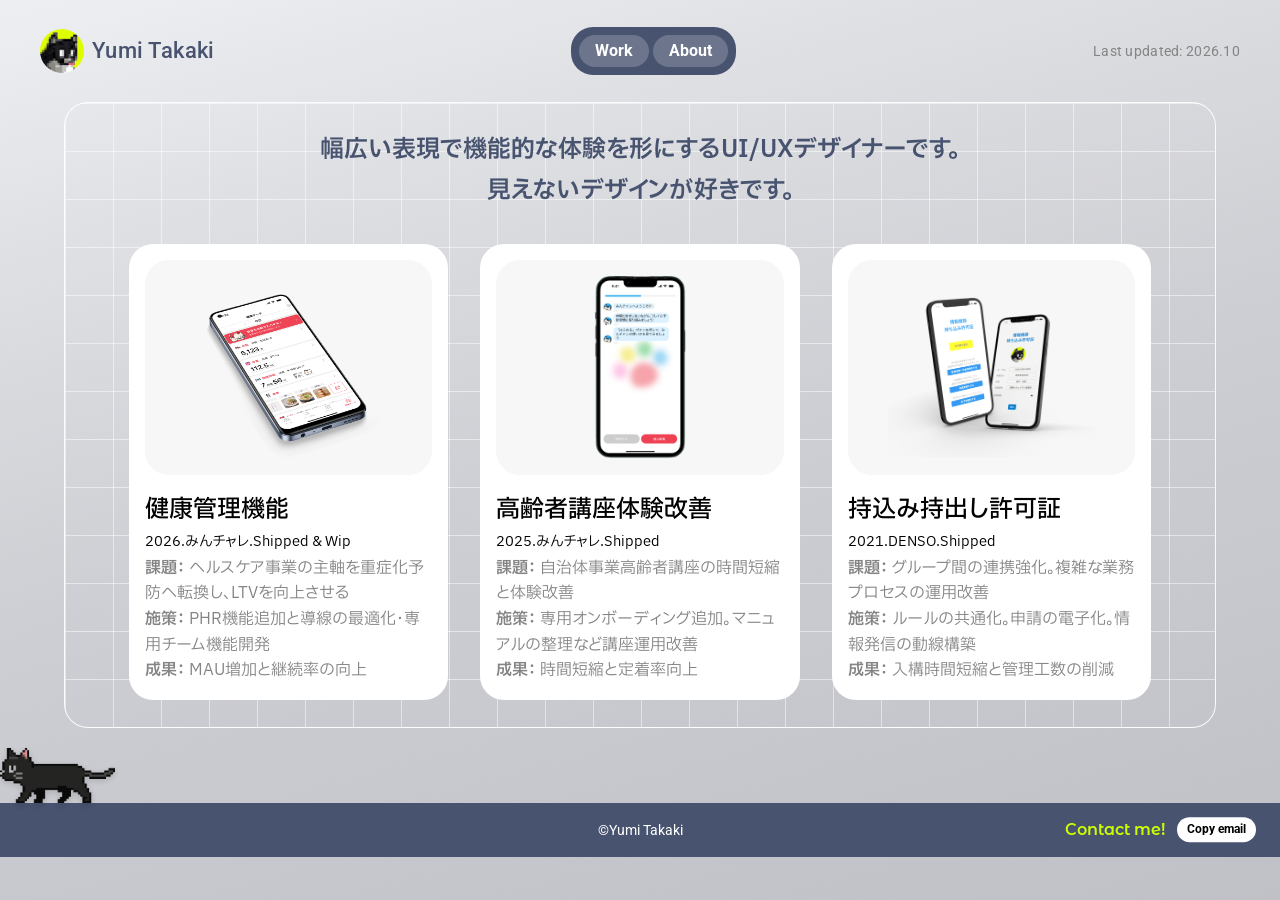
<file: index.html>
<!DOCTYPE html>
<html lang="ja">
<head>
<meta name="robots" content="noindex, nofollow">
<meta charset="UTF-8">
<title>Yumi Takaki | Portfolio</title>
<meta name="viewport" content="width=device-width, initial-scale=1.0">
<meta name="description" content="Yumi Takaki UI/UXデザイナー ポートフォリオ。グラフィック・Web・動画・UI/UXまで幅広い表現領域のデザインを手がけています。">
<link rel="stylesheet" href="css/style.css">
<link rel="icon" href="./favicon.png" type="image/png">
<meta property="og:url" content="https://tkkym-git.github.io/portfolio/">
<meta property="og:image" content="https://tkkym-git.github.io/portfolio/ogp.png">
<meta property="og:site_name" content="ポートフォリオ">
<meta property="og:title" content="Yumi Takaki | Portfolio">
<meta property="og:type" content="website">
<meta name="twitter:card" content="summary_large_image">
<meta name="twitter:image" content="https://tkkym-git.github.io/portfolio/ogp.png">
</head>
<body data-page="index">

  <header class="site-header">
    <a href="index.html" class="brand">
      <span class="icon"><img src="images/icons/avatar.png" alt="Yumi Takaki"></span>
      <span class="name num-ui">Yumi Takaki</span>
    </a>
    <nav class="site-nav">
      <a href="works.html" data-page="works">Work</a>
      <a href="about.html" data-page="about">About</a>
    </nav>
    <div class="updated num-ui">Last updated: 2026.10</div>
    <div class="sp-menu-wrap">
      <button class="sp-menu-toggle" type="button" aria-label="メニューを開く" aria-expanded="false" aria-controls="sp-menu-popup">
        <img class="sp-menu-cat" src="images/icons/sp-menu-cat-blueblack.svg" alt="">
        <span class="sp-menu-label">menu</span>
      </button>

      <div class="sp-menu-popup" id="sp-menu-popup" hidden>
        <button class="sp-menu-close" type="button" aria-label="メニューを閉じる">
          <img class="sp-menu-cat" src="images/icons/sp-menu-cat-white.svg" alt="">
          <span class="sp-menu-label">close</span>
          <img class="sp-menu-close-x" src="images/icons/sp-menu-close-x.svg" alt="">
        </button>
        <nav class="site-nav">
          <a href="works.html" data-page="works">Work</a>
          <a href="about.html" data-page="about">About</a>
        </nav>
      </div>
    </div>
  </header>

  <main class="hero">
    <div class="hero-panel">
      <h1 class="hero-title">幅広い表現で機能的な体験を形にする<br class="br-sp">UI/UXデザイナーです。<br>見えないデザインが好きです。</h1>

      <div class="pickup-grid">
        <a class="pickup-card" href="work-01.html">
          <div class="thumb"><img src="images/home/card-01-health.png" alt="健康管理機能 のスクリーンショット"></div>
          <div class="body">
            <h3>健康管理機能</h3>
            <p class="meta num-ui">2026.みんチャレ.Shipped &amp; Wip</p>
            <div class="desc">
              <p class="desc-block"><b>課題：</b> ヘルスケア事業の主軸を重症化予防へ転換し、LTVを向上させる</p>
              <p class="desc-block"><b>施策：</b> PHR機能追加と導線の最適化・専用チーム機能開発</p>
              <p class="desc-block"><b>成果：</b> MAU増加と継続率の向上</p>
            </div>
          </div>
        </a>

        <a class="pickup-card" href="work-02.html">
          <div class="thumb"><img src="images/home/card-02-elderly.png" alt="高齢者講座体験改善 のスクリーンショット"></div>
          <div class="body">
            <h3>高齢者講座体験改善</h3>
            <p class="meta num-ui">2025.みんチャレ.Shipped</p>
            <div class="desc">
              <p class="desc-block"><b>課題：</b> 自治体事業高齢者講座の時間短縮と体験改善</p>
              <p class="desc-block"><b>施策：</b> 専用オンボーディング追加。マニュアルの整理など講座運用改善</p>
              <p class="desc-block"><b>成果：</b> 時間短縮と定着率向上</p>
            </div>
          </div>
        </a>

        <a class="pickup-card" href="work-08.html">
          <div class="thumb"><img src="images/home/card-03-denso.png" alt="持込み持出し許可証 のスクリーンショット"></div>
          <div class="body">
            <h3>持込み持出し許可証</h3>
            <p class="meta num-ui">2021.DENSO.Shipped</p>
            <div class="desc">
              <p class="desc-block"><b>課題：</b> グループ間の連携強化。複雑な業務プロセスの運用改善</p>
              <p class="desc-block"><b>施策：</b> ルールの共通化。申請の電子化。情報発信の動線構築</p>
              <p class="desc-block"><b>成果：</b> 入構時間短縮と管理工数の削減</p>
            </div>
          </div>
        </a>
      </div>
    </div>

    <div class="hero-panel-nav">
      <div class="updated num-ui">Last updated: 2026.10</div>
    </div>

    <div class="hero-cat" aria-hidden="true">
      <img class="hero-cat-img" src="images/home/cat-walking.png" alt="">
    </div>
  </main>

  <footer class="site-footer num-ui">
    <span class="footer-copy">©Yumi Takaki</span>
    <div class="footer-contact">
      <span class="footer-contact-label">Contact me!</span>
      <button class="copy-email" type="button" data-email="yumi.takaki.t@gmail.com">Copy email</button>
    </div>
  </footer>

  <script src="js/main.js"></script>
</body>
</html>
</file>
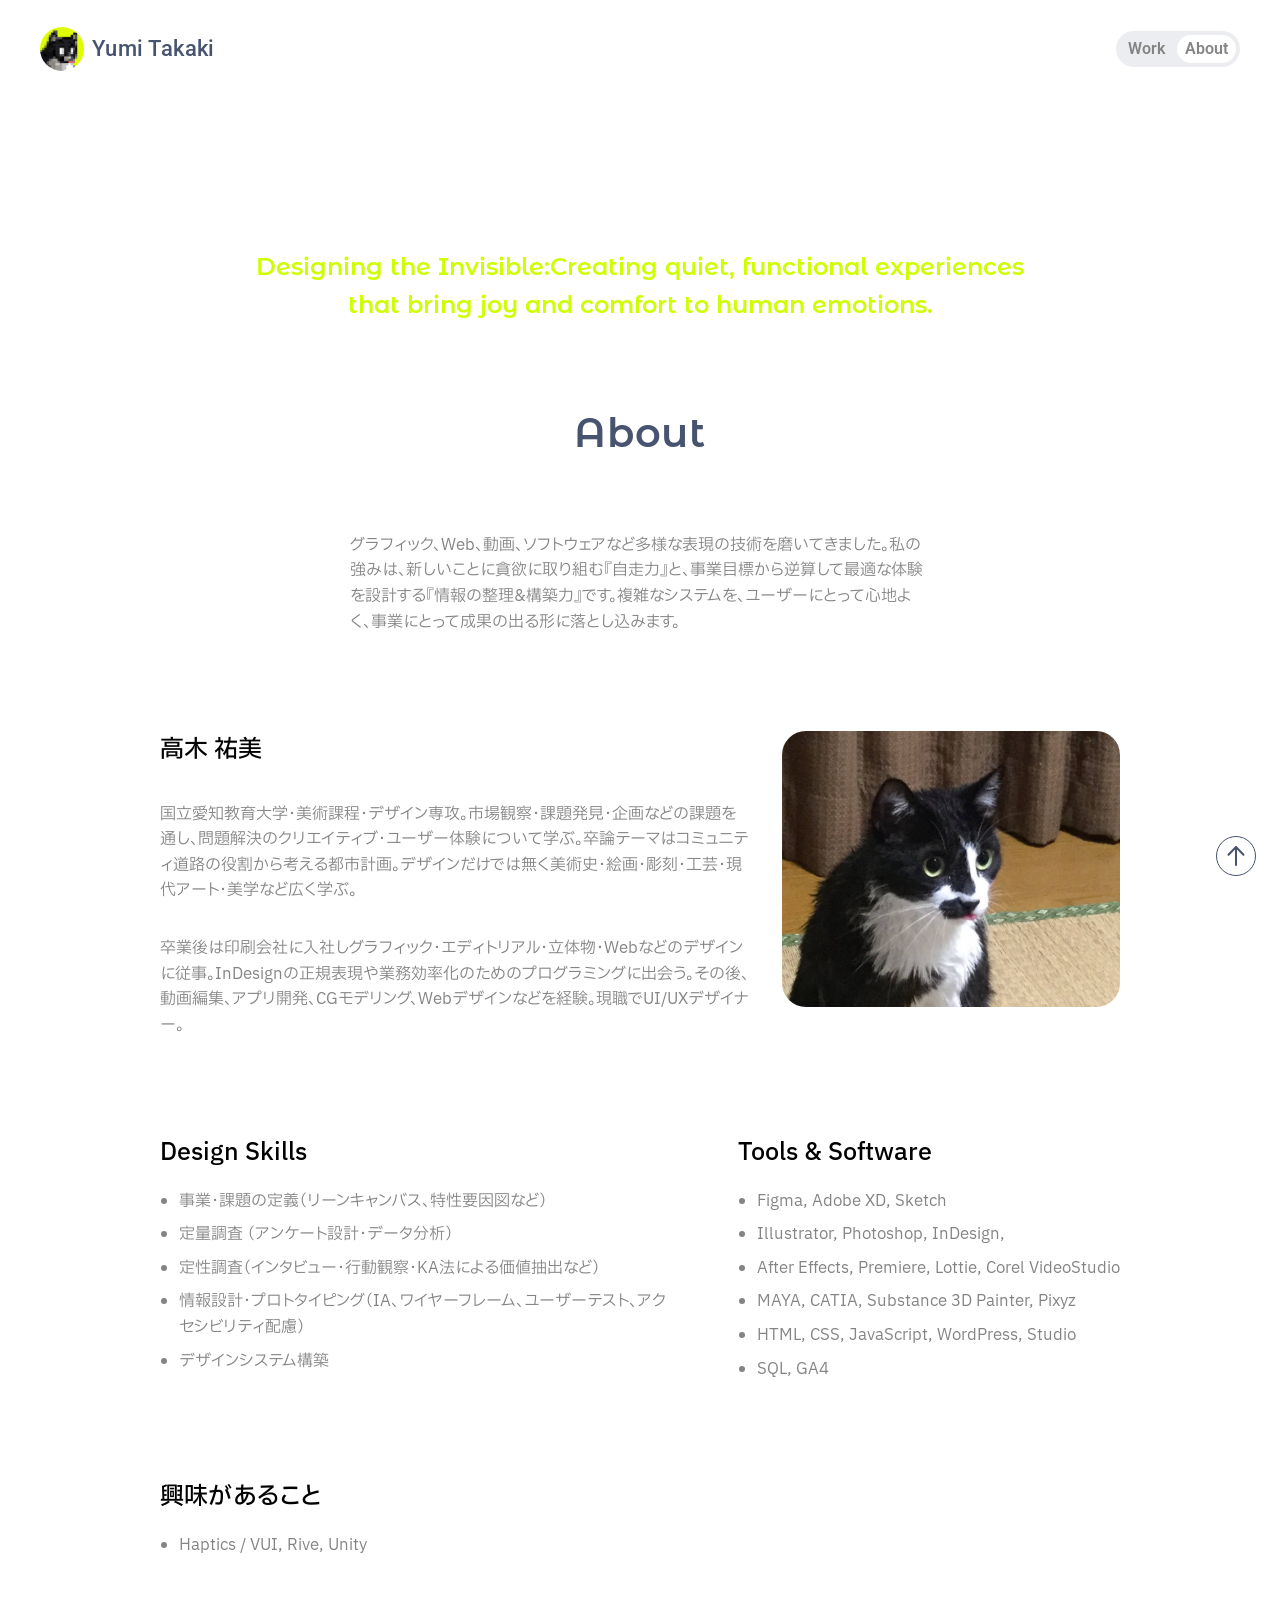
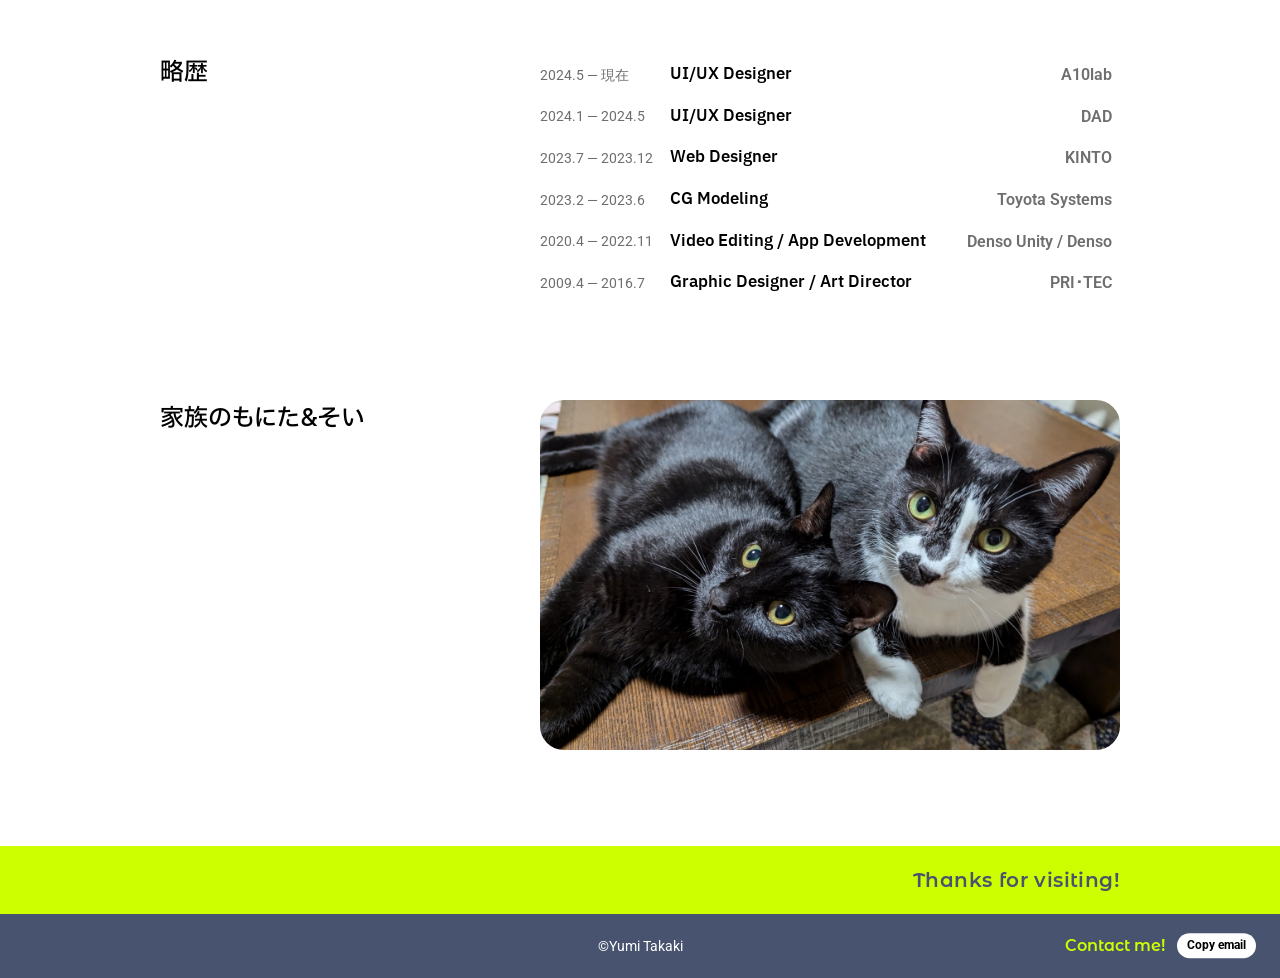
<file: about.html>
<!DOCTYPE html>
<html lang="ja">
<head>
<meta name="robots" content="noindex, nofollow">
<meta charset="UTF-8">
<title>About | Yumi Takaki</title>
<meta name="viewport" content="width=device-width, initial-scale=1.0">
<meta name="description" content="Yumi Takaki のプロフィール。経歴、略歴、家族の紹介。">
<link rel="stylesheet" href="css/style.css">
<link rel="icon" href="./favicon.png" type="image/png">
<meta property="og:url" content="https://tkkym-git.github.io/portfolio/">
<meta property="og:image" content="https://tkkym-git.github.io/portfolio/ogp.png">
<meta property="og:site_name" content="ポートフォリオ">
<meta property="og:title" content="About | Yumi Takaki">
<meta property="og:type" content="article">
<meta name="twitter:card" content="summary_large_image">
<meta name="twitter:image" content="https://tkkym-git.github.io/portfolio/ogp.png">
</head>
<body data-page="about">

  <header class="site-header">
    <a href="index.html" class="brand">
      <span class="icon"><img src="images/icons/avatar.png" alt="Yumi Takaki"></span>
      <span class="name num-ui">Yumi Takaki</span>
    </a>
    <nav class="site-nav">
      <a href="works.html" data-page="works">Work</a>
      <a href="about.html" data-page="about">About</a>
    </nav>
    <div class="updated num-ui">Last updated: 2026.8</div>
    <div class="sp-menu-wrap">
      <button class="sp-menu-toggle" type="button" aria-label="メニューを開く" aria-expanded="false" aria-controls="sp-menu-popup">
        <img class="sp-menu-cat" src="images/icons/sp-menu-cat-blueblack.svg" alt="">
        <span class="sp-menu-label">menu</span>
      </button>

      <div class="sp-menu-popup" id="sp-menu-popup" hidden>
        <button class="sp-menu-close" type="button" aria-label="メニューを閉じる">
          <img class="sp-menu-cat" src="images/icons/sp-menu-cat-white.svg" alt="">
          <span class="sp-menu-label">close</span>
          <img class="sp-menu-close-x" src="images/icons/sp-menu-close-x.svg" alt="">
        </button>
        <nav class="site-nav">
          <a href="works.html" data-page="works">Work</a>
          <a href="about.html" data-page="about">About</a>
        </nav>
      </div>
    </div>
  </header>

  <main class="wrap">
    <p class="about-tagline">Designing the Invisible:Creating quiet, functional experiences<br>that bring joy and comfort to human emotions.</p>
    <h1 class="page-title">About</h1>

    <div class="about-body">
      <p class="about-lead">
        グラフィック、Web、動画、ソフトウェアなど多様な表現の技術を磨いてきました。私の強みは、新しいことに貪欲に取り組む『自走力』と、事業目標から逆算して最適な体験を設計する『情報の整理&amp;構築力』です。複雑なシステムを、ユーザーにとって心地よく、事業にとって成果の出る形に落とし込みます。
      </p>

      <div class="about-profile">
        <div class="text">
          <h2>高木 祐美</h2>
          <p>
            国立愛知教育大学・美術課程・デザイン専攻。市場観察・課題発見・企画などの課題を通し、問題解決のクリエイティブ・ユーザー体験について学ぶ。卒論テーマはコミュニティ道路の役割から考える都市計画。デザインだけでは無く美術史・絵画・彫刻・工芸・現代アート・美学など広く学ぶ。
          </p>
          <p>
            卒業後は印刷会社に入社しグラフィック・エディトリアル・立体物・Webなどのデザインに従事。InDesignの正規表現や業務効率化のためのプログラミングに出会う。その後、動画編集、アプリ開発、CGモデリング、Webデザインなどを経験。現職でUI/UXデザイナー。
          </p>
        </div>
        <div class="photo"><img src="images/about/portrait-yumi.jpg" alt="高木 祐美 の愛猫"></div>
      </div>

      <div class="about-skills">
        <div class="skills-col">
          <h2>Design Skills</h2>
          <ul>
            <li>事業・課題の定義（リーンキャンバス、特性要因図など）</li>
            <li>定量調査 （アンケート設計・データ分析）</li>
            <li>定性調査（インタビュー・行動観察・KA法による価値抽出など）</li>
            <li>情報設計・プロトタイピング（IA、ワイヤーフレーム、ユーザーテスト、アクセシビリティ配慮）</li>
            <li>デザインシステム構築</li>
          </ul>
        </div>
        <div class="skills-col skills-col-tools">
          <h2>Tools &amp; Software</h2>
          <ul>
            <li>Figma, Adobe XD, Sketch</li>
            <li>Illustrator, Photoshop, InDesign,</li>
            <li>After Effects, Premiere, Lottie, Corel VideoStudio</li>
            <li>MAYA, CATIA, Substance 3D Painter, Pixyz</li>
            <li>HTML, CSS, JavaScript, WordPress, Studio</li>
            <li>SQL, GA4</li>
          </ul>
        </div>
      </div>

      <div class="about-interests">
        <h2>興味があること</h2>
        <ul>
          <li>Haptics / VUI, Rive, Unity</li>
        </ul>
      </div>

      <div class="about-history">
        <h2>略歴</h2>
        <table class="history-table">
          <tr>
            <td class="period num-ui">2024.5 — 現在</td>
            <td class="role">UI/UX Designer</td>
            <td class="org num-ui">A10lab</td>
          </tr>
          <tr>
            <td class="period num-ui">2024.1 — 2024.5</td>
            <td class="role">UI/UX Designer</td>
            <td class="org num-ui">DAD</td>
          </tr>
          <tr>
            <td class="period num-ui">2023.7 — 2023.12</td>
            <td class="role">Web Designer</td>
            <td class="org num-ui">KINTO</td>
          </tr>
          <tr>
            <td class="period num-ui">2023.2 — 2023.6</td>
            <td class="role">CG Modeling</td>
            <td class="org num-ui">Toyota Systems</td>
          </tr>
          <tr>
            <td class="period num-ui">2020.4 — 2022.11</td>
            <td class="role">Video Editing / App Development</td>
            <td class="org num-ui">Denso Unity / Denso</td>
          </tr>
          <tr>
            <td class="period num-ui">2009.4 — 2016.7</td>
            <td class="role">Graphic Designer / Art Director</td>
            <td class="org num-ui">PRI･TEC</td>
          </tr>
        </table>
      </div>

      <div class="about-family">
        <h2>家族のもにた&amp;そい</h2>
        <div class="photo"><img src="images/about/cats-monita-soi.jpg" alt="家族の猫、もにたとそい"></div>
      </div>
    </div>
  </main>

  <button type="button" class="page-top-btn" aria-label="ページの先頭に戻る">
    <svg width="40" height="40" viewBox="0 0 40 40" fill="none" xmlns="http://www.w3.org/2000/svg">
      <circle class="page-top-btn-circle" cx="20" cy="20" r="19.5" fill="white" stroke="#47536F"/>
      <path class="page-top-btn-arrow" d="M20.005 11V29M12.5 18.7143L20 11L27.5 18.7143" stroke="#47536F" stroke-width="2" stroke-linecap="round" stroke-linejoin="round"/>
    </svg>
  </button>

  <div class="thanks-bar">Thanks for visiting!</div>
  <footer class="site-footer num-ui">
    <span class="footer-copy">©Yumi Takaki</span>
    <div class="footer-contact">
      <span class="footer-contact-label">Contact me!</span>
      <button class="copy-email" type="button" data-email="yumi.takaki.t@gmail.com">Copy email</button>
    </div>
  </footer>

  <script src="js/main.js"></script>
</body>
</html>
</file>
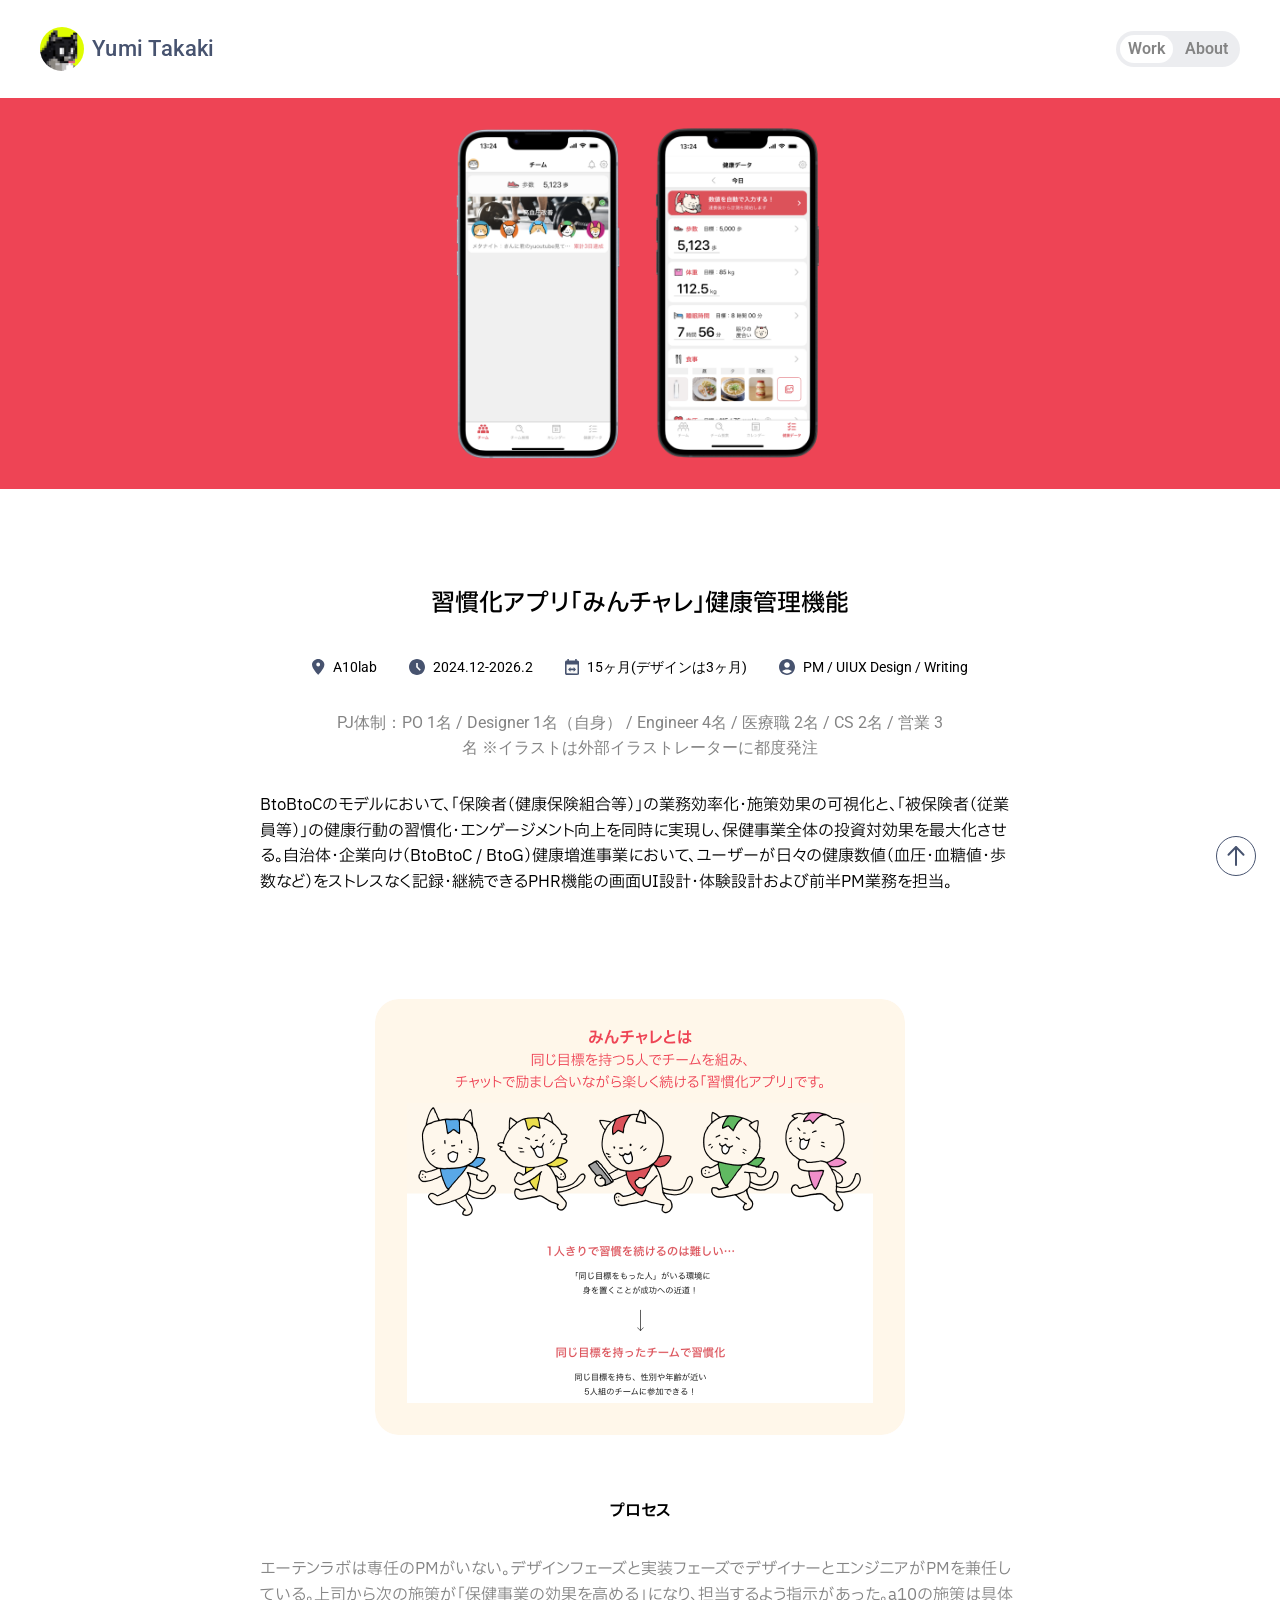
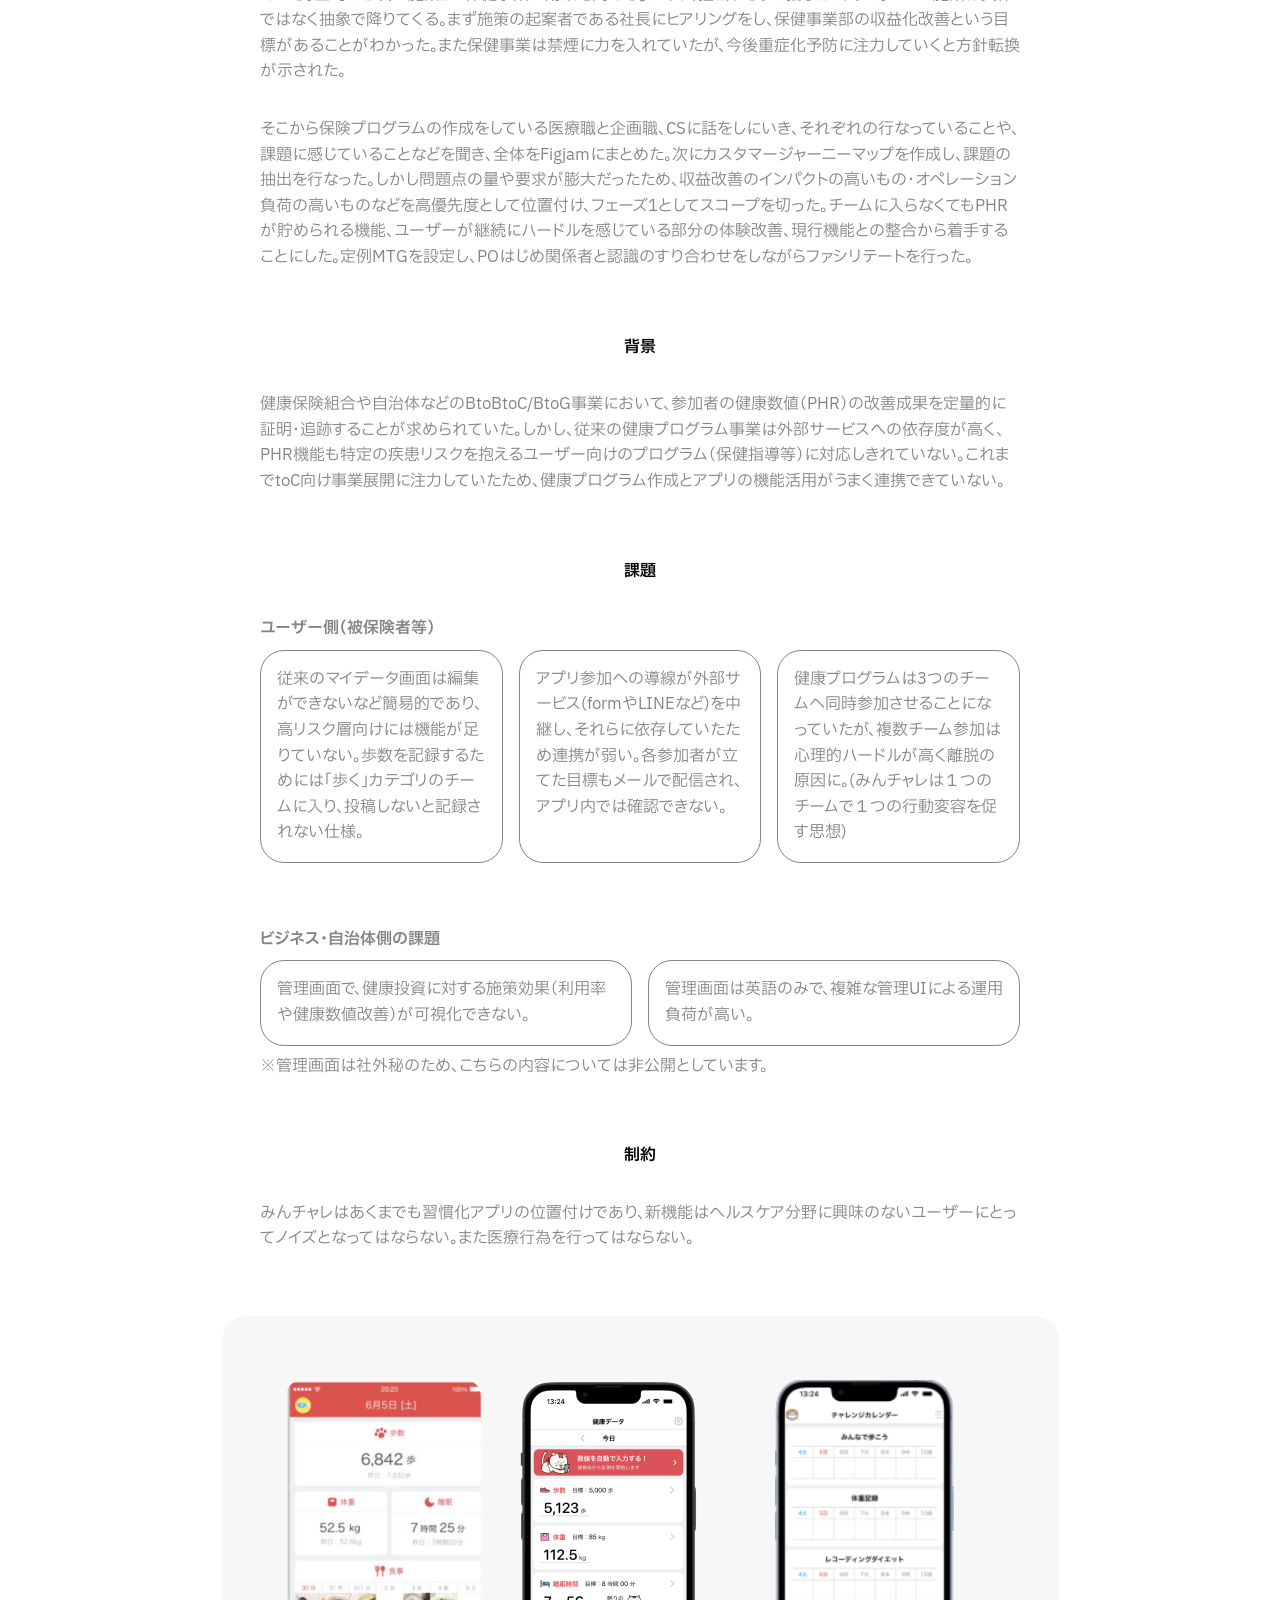
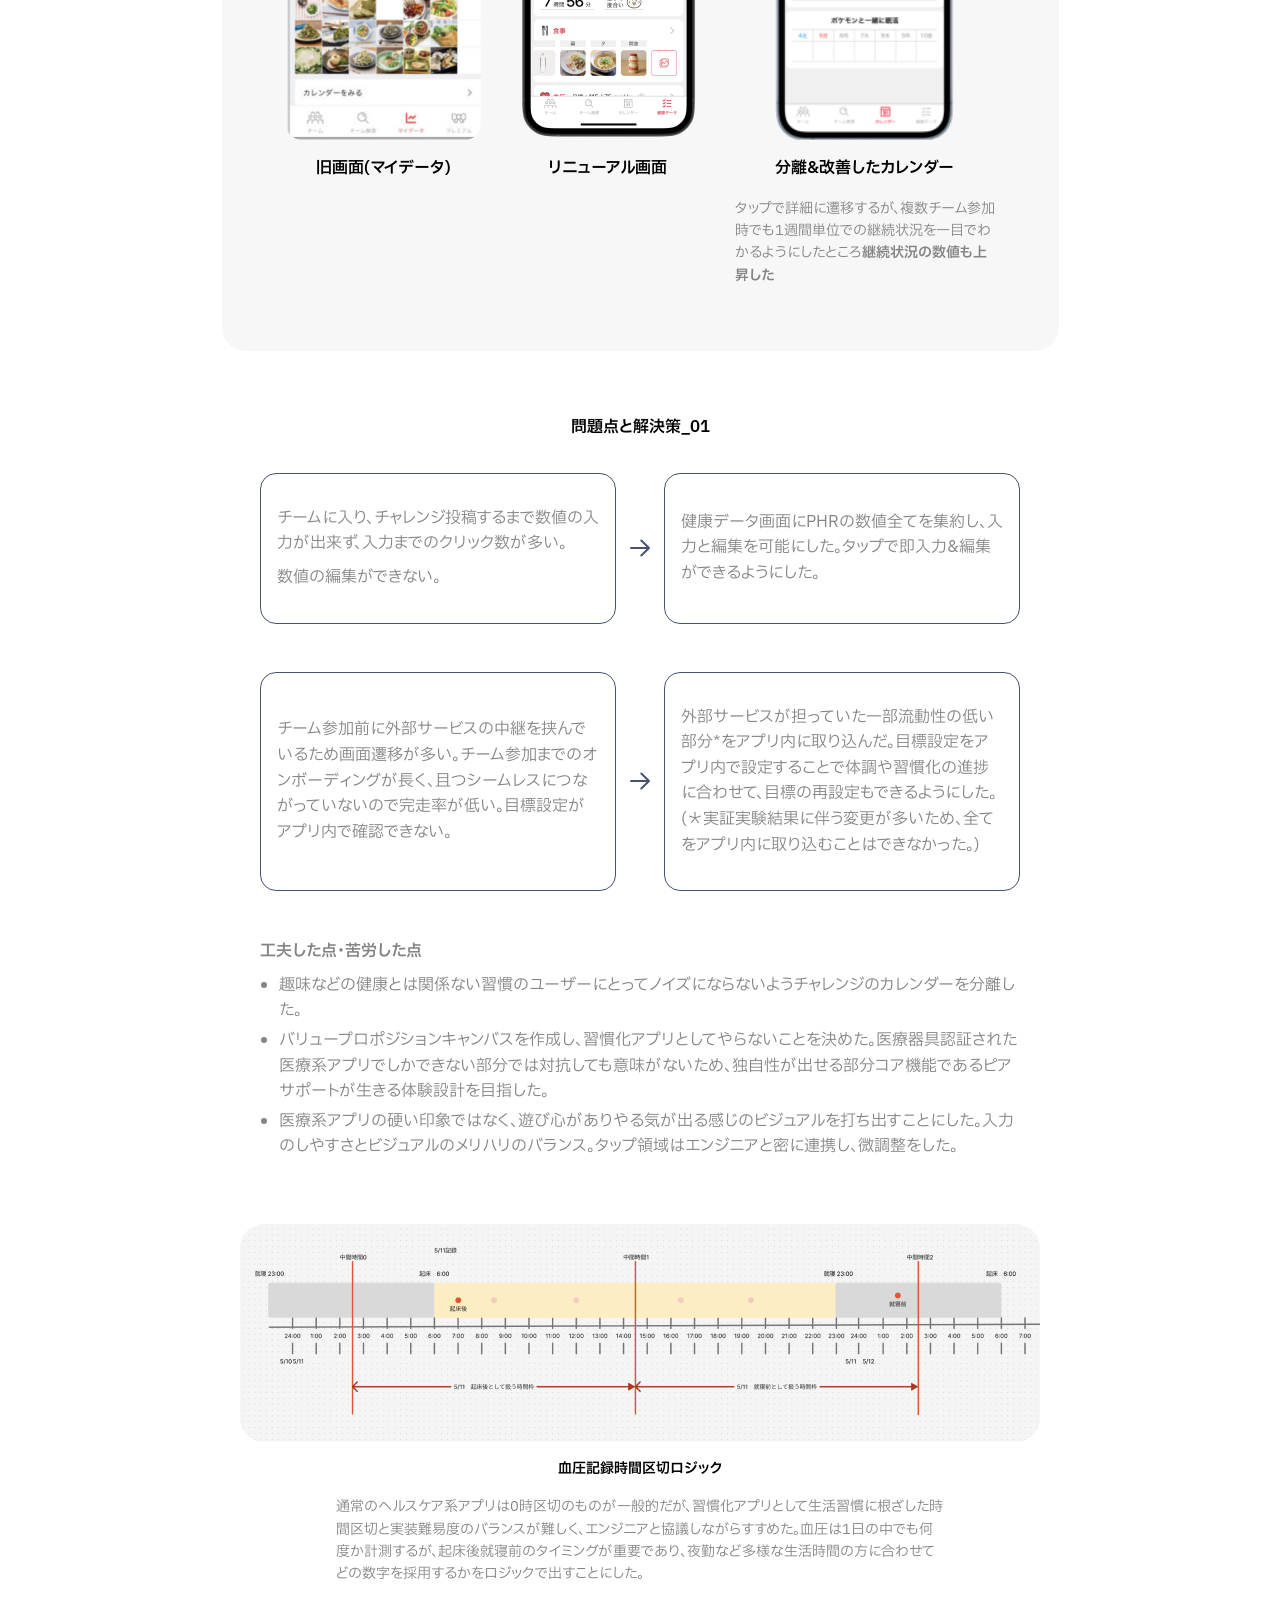
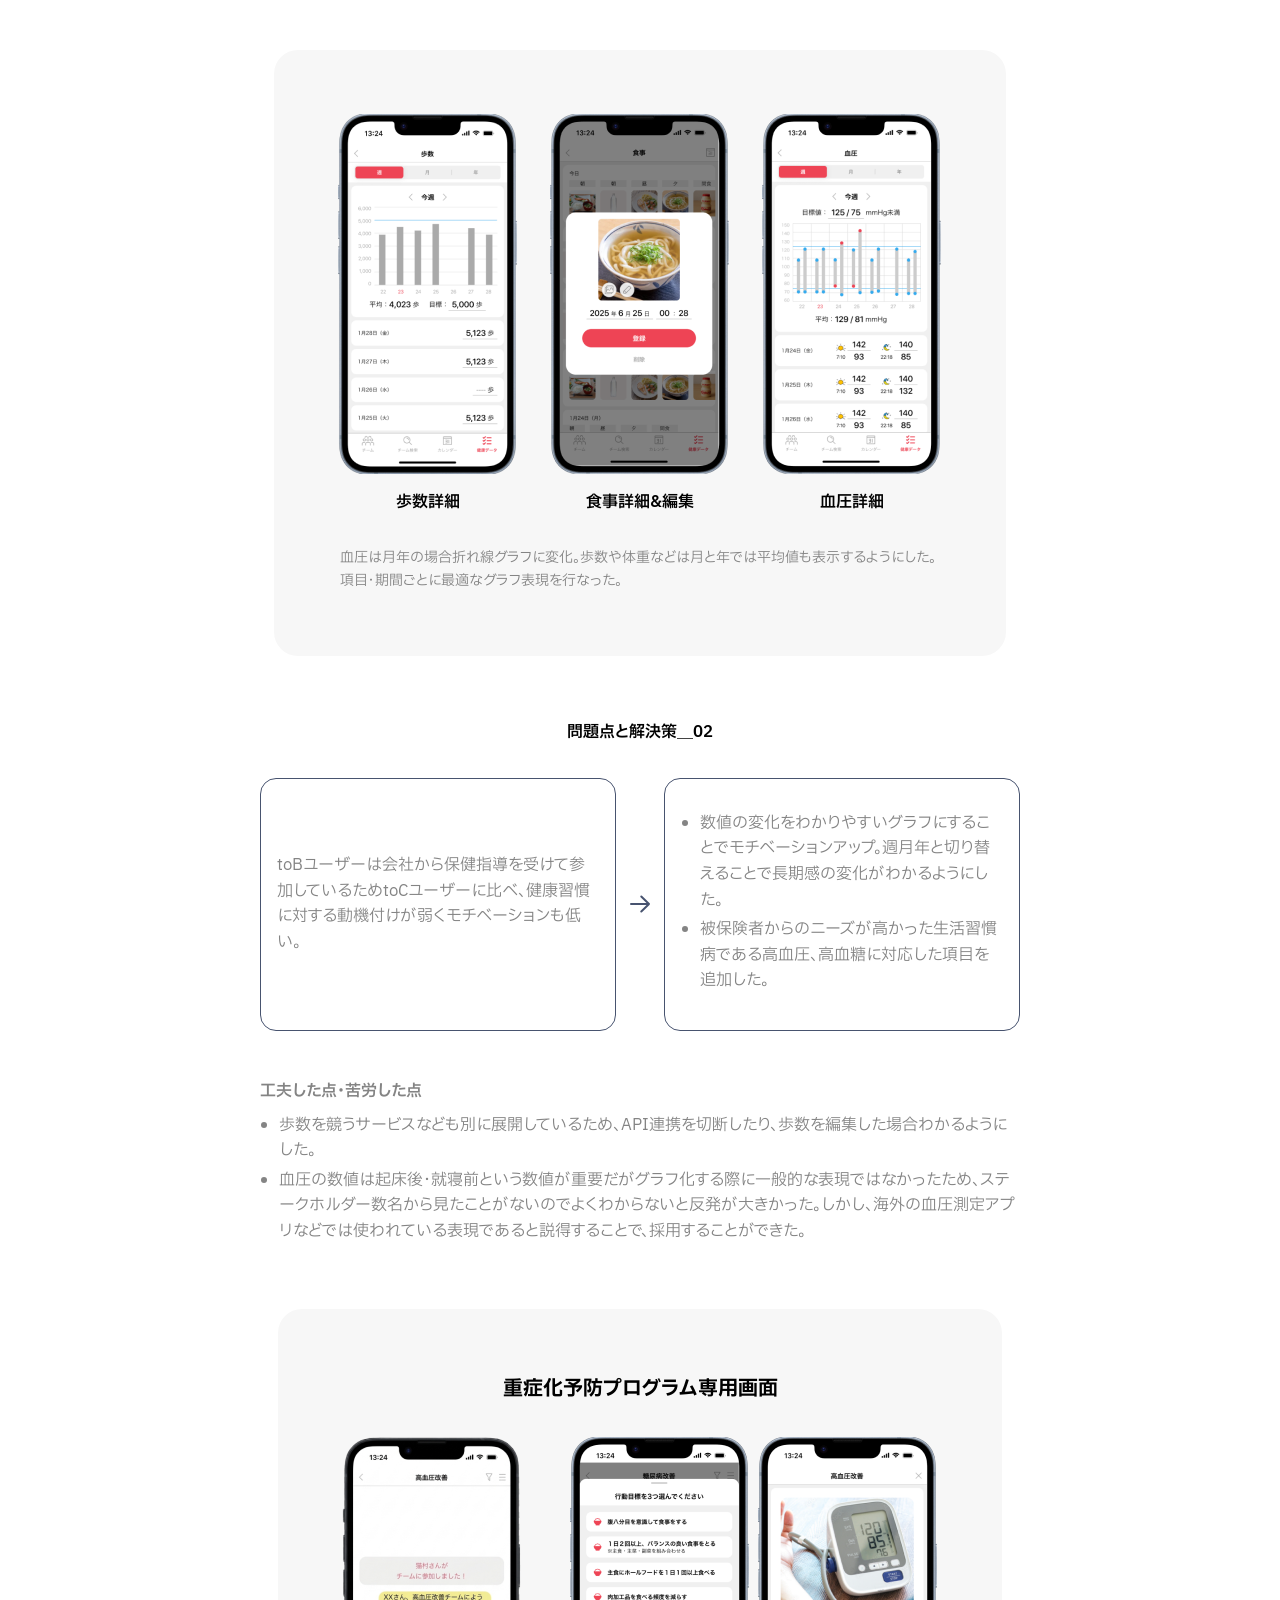
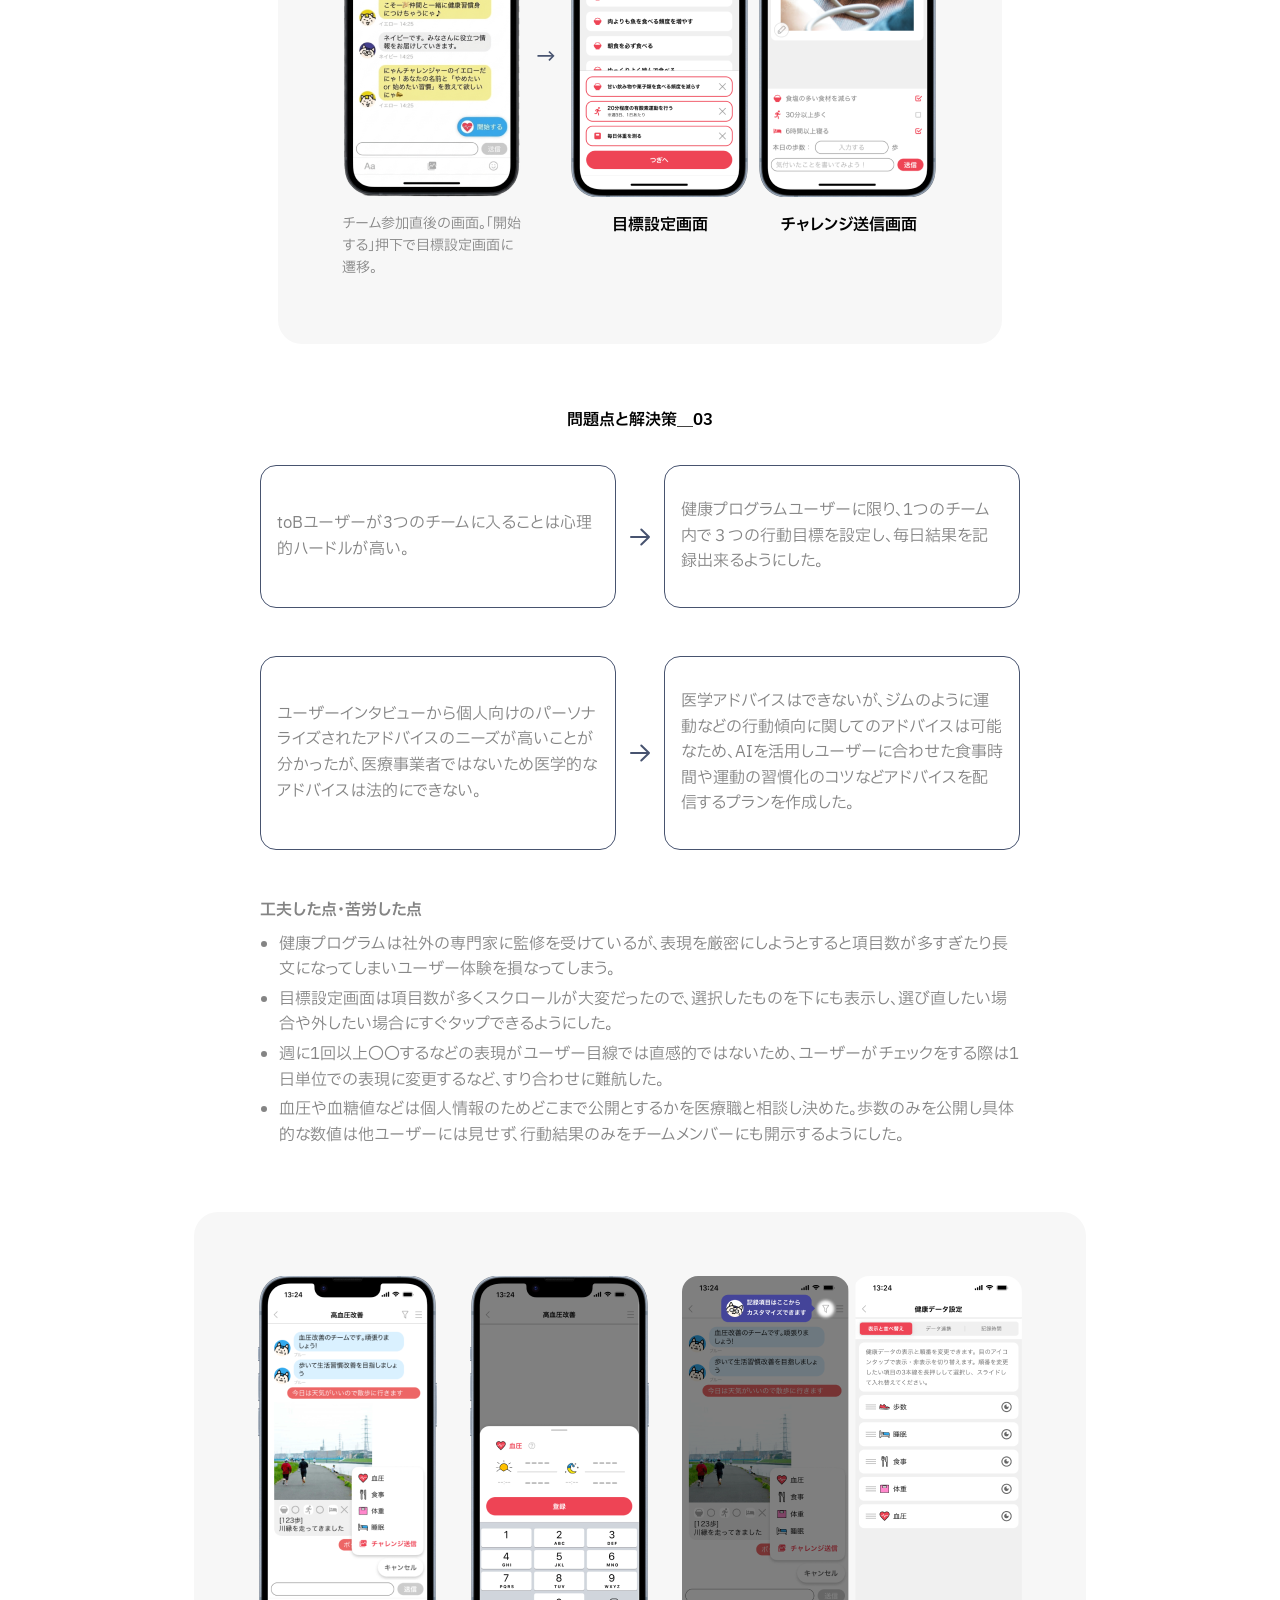
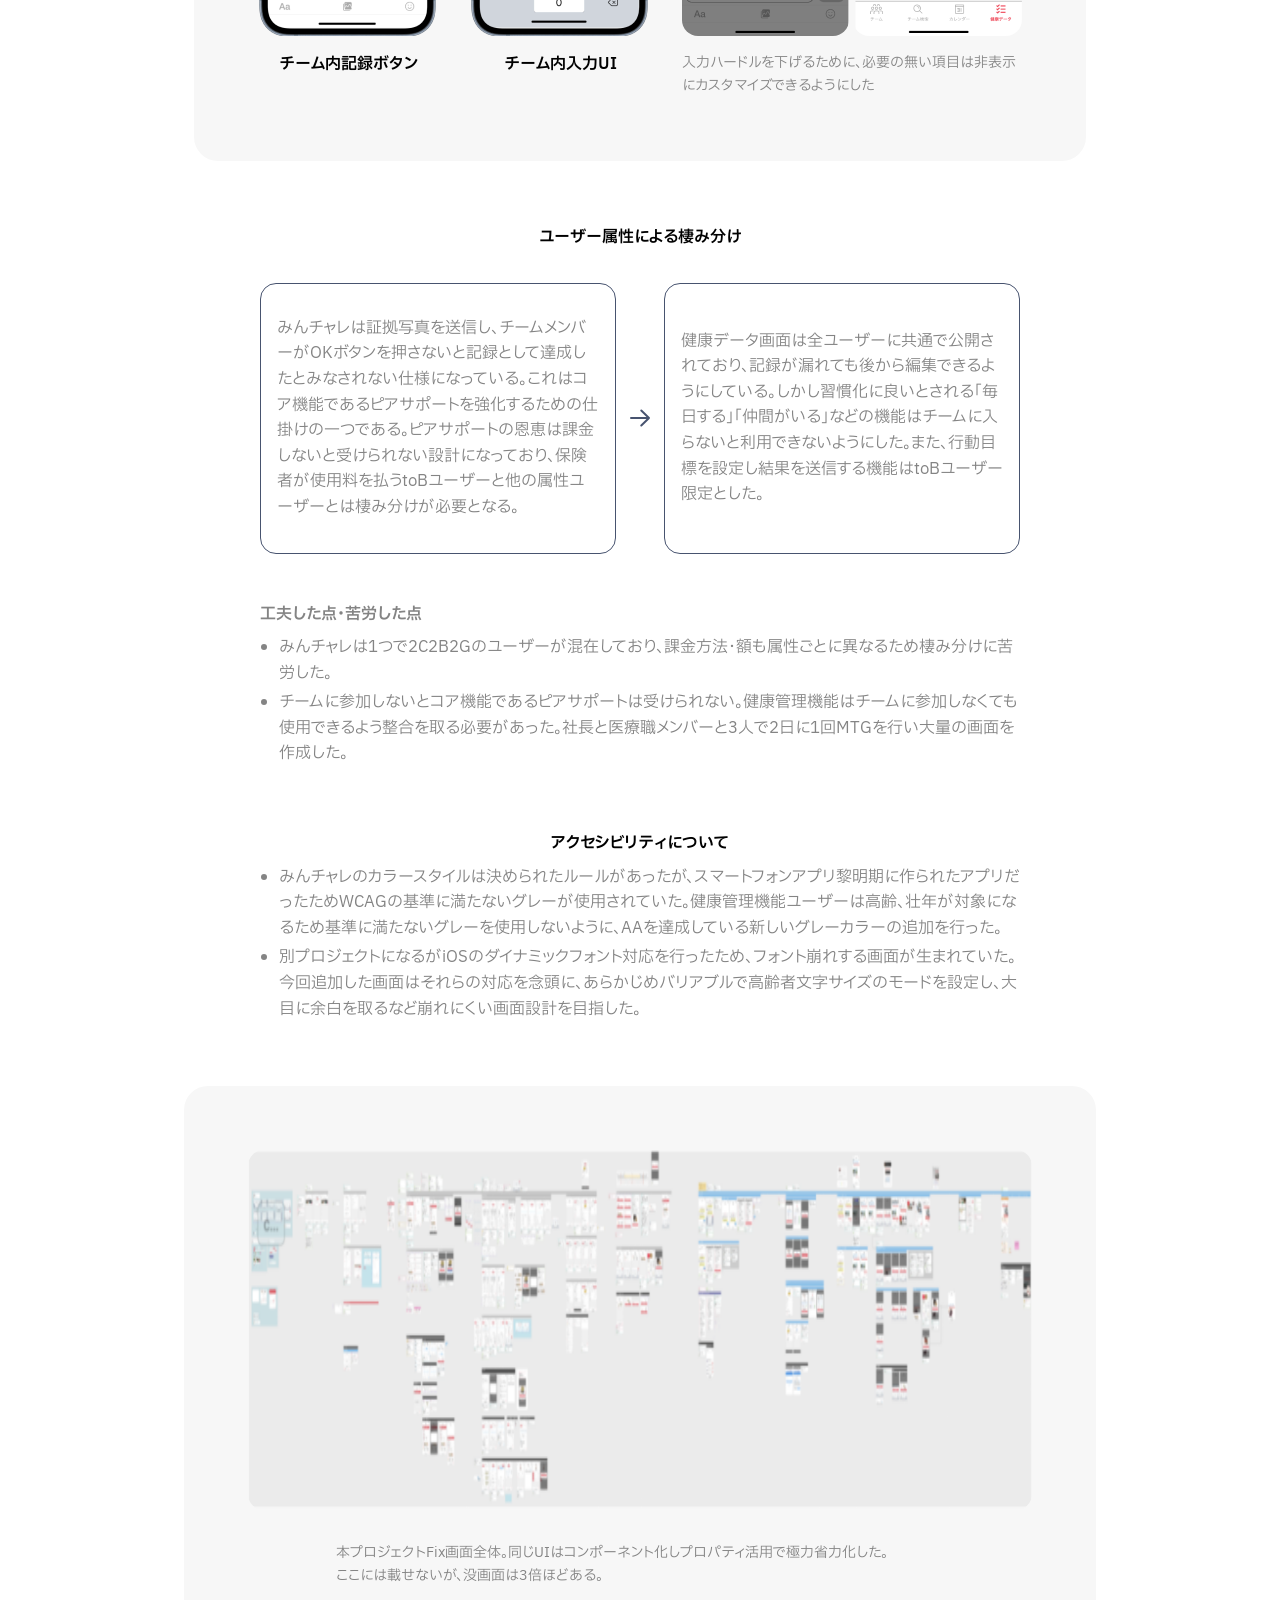
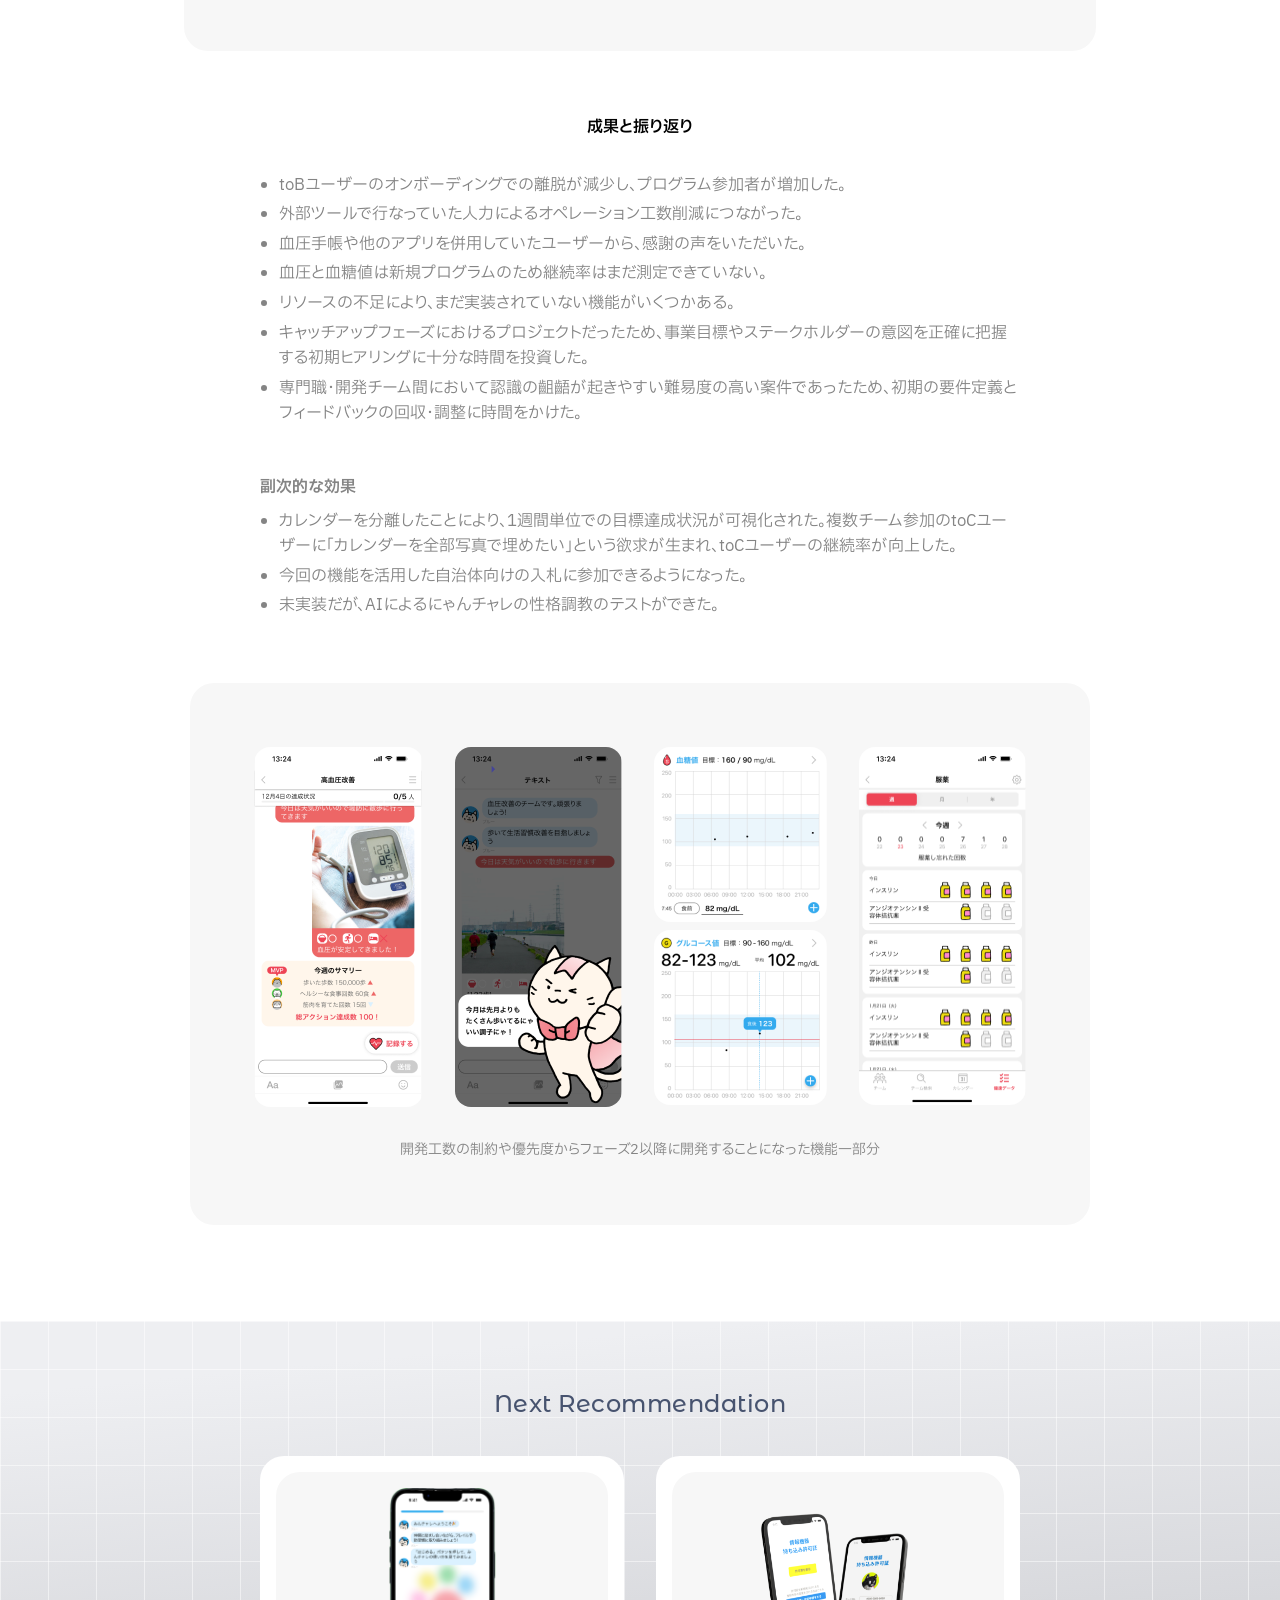
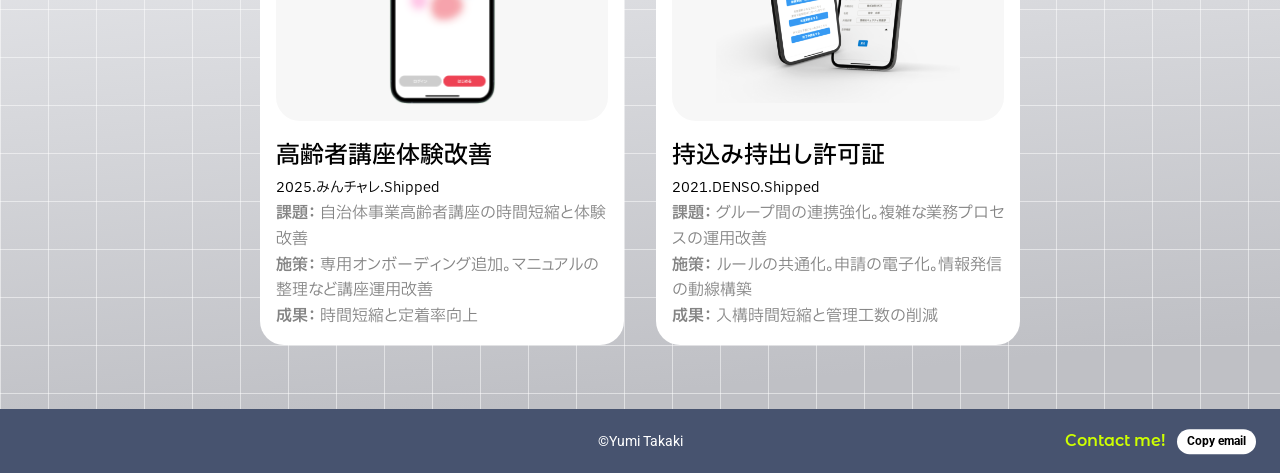
<file: work-01.html>
<!DOCTYPE html>
<html lang="ja">
<head>
<meta name="robots" content="noindex, nofollow">
<meta charset="UTF-8">
<title>健康管理機能 | Yumi Takaki</title>
<meta name="viewport" content="width=device-width, initial-scale=1.0">
<meta name="description" content="習慣化アプリ「みんチャレ」健康管理機能のケーススタディ。PHR機能の画面UI設計・体験設計を担当。">
<link rel="stylesheet" href="css/style.css">
<link rel="icon" href="./favicon.png" type="image/png">
<meta property="og:url" content="https://tkkym-git.github.io/portfolio/">
<meta property="og:image" content="https://tkkym-git.github.io/portfolio/ogp.png">
<meta property="og:site_name" content="ポートフォリオ">
<meta property="og:title" content="健康管理機能 | Yumi Takaki">
<meta property="og:type" content="article">
<meta name="twitter:card" content="summary_large_image">
<meta name="twitter:image" content="https://tkkym-git.github.io/portfolio/ogp.png">

<style>
  /* ---------- work-01 scoped additions ---------- */
  /* Forces a 2-line title on mobile only ("習慣化アプリ「みんチャレ」" /
     "健康管理機能"); on desktop the <br> is suppressed so the h1 stays on
     one line, matching the two different reading widths at each size. */
  .sp-only { display: none; }
  .issue-grid {
    display: grid;
    grid-template-columns: repeat(3, minmax(0, 1fr));
    gap: var(--sp-m);
  }
  .issue-grid.cols-2 { grid-template-columns: repeat(2, minmax(0, 1fr)); }
  @media (max-width: 720px) {
    .issue-grid, .issue-grid.cols-2 { grid-template-columns: 1fr; }
  }
  .issue-card {
    background: var(--color-background);
    border: 1px solid var(--color-text-secondary);
    border-radius: var(--radius-m);
    padding: var(--sp-m);
    display: flex;
    align-items: flex-start;
    font-size: var(--fs-body);
    color: var(--color-text-secondary);
  }
  .issue-label {
    font-family: var(--font-jp);
    font-weight: 600;
    font-size: var(--fs-body);
    color: var(--color-text-secondary);
    margin-bottom: var(--sp-s);
  }
  .issue-block + .issue-block { margin-top: var(--sp-l); }

  .solution-pair {
    display: flex;
    align-items: stretch;
    gap: var(--sp-s);
  }
  .solution-pair + .solution-pair,
  .solution-pair + p { margin-top: var(--sp-m); }
  .solution-box {
    flex: 1;
    border: 1px solid var(--color-text-blueblack);
    border-radius: var(--radius-s);
    padding: var(--sp-l) var(--sp-m);
    display: flex;
    align-items: center;
    font-size: var(--fs-body);
    color: var(--color-text-secondary);
  }
  .solution-box p + p { margin-top: var(--sp-s); }
  .solution-box ul { padding-left: 1.2em; }
  .solution-box li { list-style: disc; margin-bottom: var(--sp-xs); }
  .solution-arrow {
    flex-shrink: 0;
    width: 32px;
    display: flex;
    align-items: center;
    justify-content: center;
    color: var(--color-text-blueblack);
    font-size: 20px;
  }
  @media (max-width: 720px) {
    .solution-pair { flex-direction: column; }
    .solution-arrow { transform: rotate(90deg); padding: var(--sp-xs) 0; }
  }

  .note-block {
    display: flex;
    flex-direction: column;
    gap: var(--sp-s);
  }
  .note-block h3 {
    font-family: var(--font-jp);
    font-weight: 600;
    font-size: var(--fs-body);
    color: var(--color-text-secondary);
  }

  .disclaimer {
    font-size: var(--fs-caption);
    color: var(--color-text-secondary);
    background: var(--color-backgray);
    border-radius: var(--radius-s);
    padding: var(--sp-m) var(--sp-l);
  }

  /* recommendation already ends flush against the viewport edge; the shared
     .site-footer{margin-top} default would add an unwanted gap above it. */
  .site-footer { margin-top: 0; }

  /* This page's <main> has no width cap of its own (see body), so give the
     text-content sections their own horizontal safety padding directly. */
  .work-hero,
  .work-section {
    padding-left: 20px;
    padding-right: 20px;
  }
  .recommendation-inner {
    padding-left: 20px;
    padding-right: 20px;
  }

  /* Figma: every section (hero text block, text sections, image sections)
     is separated by a single uniform 64px gap — no per-section top+bottom
     padding stacking. Override the shared component padding to 0 here and
     apply the gap once, between siblings. */
  .work-hero { padding-top: 0; }
  /* Note: the shared .work-section rule sets `margin: 0 auto`, which has
     higher specificity than a plain `main > section + section` combinator
     selector and was silently cancelling the margin-top below (that's why
     the 64px gap wasn't actually rendering). Setting it here, on the same
     class selector, resolves the tie in this page's favor (loads after the
     shared stylesheet). */
  .work-section,
  .work-img-section {
    padding-top: 0;
    padding-bottom: 0;
    margin-top: var(--sp-xl);
  }
  .work-hero-img {
    margin-top: 0;
    margin-bottom: var(--sp-xl); /* + .work-hero's own 32px flex gap = 96px total, matching Figma */
  }
  /* SP: pin the hero image to a fixed 400px band instead of scaling by its
     native aspect ratio, so it doesn't run tall on narrow screens; cover
     keeps it filling that band without distorting. */
  @media (max-width: 768px) {
    .work-hero-img {
      height: 320px;
      min-height: 320px;
      margin-bottom: var(--sp-m);
    }
    .work-hero-img img {
      height: 100%;
      width: 100%;
      object-fit: cover;
    }
    .work-section,
    .work-img-section {
      margin-top: var(--sp-l);
    }
    .work-hero {
      padding-bottom: 0;
    }
  }
  .recommendation {
    margin-top: var(--sp-2xl);
  }

  /* Dev Mode confirms these "img" sections have no background-color of their
     own (any gray canvas visible is baked into individual screenshots, e.g.
     the bp-logic chart) — just a plain, centered content column like
     .work-section. No 100vw/negative-margin full-bleed needed. */
  /* This section's own content (chart images, description text) stays at
     the standard 800px reading width; the figure "card" below is allowed
     to hug its own content and intentionally break wider than that. */
  .work-img-section {
    max-width: 960px;
    margin-left: auto;
    margin-right: auto;
    padding-left: 24px;
    padding-right: 24px;
    display: flex;
    flex-direction: column;
    align-items: center;
    gap: var(--sp-m);
  }
  .work-img-section > img {
    width: 100%;
    max-width: 800px;
    border-radius: var(--radius-m);
  }

  /* Figma "figure" component: light gray rounded card wrapping grouped
     screenshots (confirmed via Dev Mode on every img-section except the
     single bp-logic chart, which has no card). It's sized to hug its own
     content (size-full / fit-content in Dev Mode) rather than being capped
     at the 800px reading width — several instances (renewal-calendar,
     team-record, fix-screens, phase2-features) are deliberately wider
     (861–928px) than the surrounding text column. */
  .img-card {
    box-sizing: border-box;
    width: fit-content;
    max-width: 100%;
    background: var(--color-backgray);
    border-radius: var(--radius-m);
    padding: var(--sp-xl);
    display: flex;
    flex-direction: column;
    align-items: center;
    gap: var(--sp-l);
  }
  /* Mobile-only overrides for .img-card and everything inside it (width,
     per-image sizing, the pair exceptions, arrow rotation, etc.) live in
     one block at the end of this stylesheet, after every component's own
     base rules — see the comment there for why. */
  /* Desktop only: tighten the gap in the "重症化予防プログラム専用画面" row
     (severity-start image → arrow → severity-goal image → severity-challenge
     image) from the shared .img-row default (32px) down to 8px, per direct
     visual feedback — kept out of the <=768px block above so mobile (where
     this row stacks to a single column) is unaffected. */
  @media (min-width: 769px) {
    .img-row.img-row--tight {
      gap: 8px;
    }
  }
  /* Row layout runs the full PC range (project convention: tablet is
     426–768px and stacks to a column, PC is 769px+ and stays
     side-by-side). At 769–960px the raw ~630px of 3 phone-screenshot
     width would be cramped in a row on its own — that's handled by the
     .img-item img height-260 shrink further below (still keyed to
     960px), which keeps the row comfortable down to 769px; full 360px
     images resume above 960px. flex-wrap stays "wrap" only as a
     harmless fallback — nowrap would force 3 full-height images to
     overflow instead of ever stacking. */
  .img-row {
    display: flex;
    flex-direction: row;
    flex-wrap: wrap;
    justify-content: center;
    align-items: stretch;
    gap: var(--sp-l);
    width: 100%;
  }
  @media (max-width: 768px) {
    /* The shared .img-card .img-row rule (css/style.css) is two classes
       (specificity 0,2,0); a plain .img-row here is only one class
       (0,1,0) and loses to it regardless of media query or source order
       — same trap as the earlier align-items override. Match the
       selector shape to actually win. */
    .img-card .img-row {
      flex-direction: column;
      align-items: center;
    }
  }
  /* Plain 3-image rows (歩数/食事/血圧詳細, チーム内記録系) that don't need any
     mobile pairing trick: fit comfortably as a row down to tablet width,
     so cancel the column-stack above (<=768px) down to 601px — only true
     phone widths (<=600px) still stack. */
  @media (min-width: 601px) and (max-width: 768px) {
    .img-card .img-row.img-row--nostack-tablet {
      flex-direction: row;
      align-items: stretch;
    }
  }
  .img-item {
    display: flex;
    flex-direction: column;
    align-items: center;
    gap: var(--sp-m);
  }
  .img-item img {
    display: block;
    height: 360px;
    width: auto;
    max-width: 100%;
    border-radius: var(--radius-s);
  }
  @media (max-width: 960px) {
    .img-item img {
      height: 260px;
    }
  }
  /* "分離&改善したカレンダー" item has an extra caption+description below it
     that the other two items in this row don't have, so its natural block
     (image+text) is taller than theirs. Per feedback, only the IMAGE
     height should match the other two items (360px full size / 260px at
     <=960px, same as the shared .img-item img rule) — the extra
     caption+description is left to extend below that, making this item's
     total block taller than its siblings. .img-row--renewal below sets
     align-items:flex-start so that extra height doesn't stretch the
     shorter siblings (the default .img-row align-items:stretch would
     otherwise pull the renewal-pair box — and the blank space under its
     captions — down to match this item's full height). */
  .img-item--fit {
    justify-content: flex-start;
  }
  .img-item--fit img {
    height: 360px;
    width: auto;
    max-width: 100%;
    object-fit: contain;
  }
  .img-item--fit p:not(.cap) {
    text-align: left;
  }
  .img-row--renewal {
    align-items: flex-start;
  }
  @media (max-width: 960px) {
    .img-item--fit img {
      height: 260px;
    }
  }
  .img-item .cap {
    text-align: center;
    white-space: nowrap;
  }
  /* Renewal-calendar row only (旧画面/リニューアル画面/分離&改善したカレンダー):
     these captions are black/SemiBold/16px per Figma — distinct from the
     plain gray/normal captions used by every other image row on this page
     (severity's "目標設定画面" etc.), which already get that lighter
     treatment from the shared .img-card .cap rule in css/style.css. */
  .img-card--dark-caps .cap {
    font-size: var(--fs-body);
    font-weight: 600;
    color: var(--color-text-primary);
  }
  /* Desktop default: 旧画面/リニューアル画面 pair behaves exactly like a plain
     run of img-row children (same alignment/gap as the row itself) — the
     grouping wrapper only matters for the mobile override below, which
     keeps this pair side-by-side instead of falling into the column stack
     the rest of this row uses below 768px. */
  .renewal-pair {
    display: flex;
    flex-direction: row;
    align-items: stretch;
    gap: var(--sp-l);
  }
  /* Desktop default: チーム内記録ボタン/チーム内入力UI pair behaves exactly
     like a plain run of img-row children (same alignment/gap as the row
     itself) — the grouping wrapper only matters for the mobile override
     above, which keeps this pair side-by-side instead of falling into the
     column stack the rest of this row uses below 768px. */
  .team-record-pair {
    display: flex;
    flex-direction: row;
    align-items: stretch;
    gap: var(--sp-l);
  }
  /* Desktop default: 目標設定画面/チャレンジ送信画面 pair behaves exactly like
     a plain run of this row's children (same tight 8px gap as the row
     itself) — the grouping wrapper only matters for the mobile override
     below, which keeps this pair side-by-side instead of stacking with
     the rest of the row below 768px. */
  .severity-pair {
    display: flex;
    flex-direction: row;
    align-items: stretch;
    gap: 8px;
  }
  /* The shared .work-img-section p rule (in css/style.css) forces
     width:100%; max-width:608px on ANY nested <p>, including these small
     per-image captions — that made a 3rd caption's flex-basis balloon to
     608px, so it couldn't fit next to the other two images and wrapped
     onto its own centered row ("2 up top, 1 down below" instead of all 3
     side by side). Override back to a width that matches the image
     column instead of the full figure-caption width. */
  .img-item p:not(.cap) {
    width: auto;
    max-width: 260px;
    margin: 0;
    text-align: left;
    color: var(--color-text-secondary);
  }
  .img-item p:not(.cap) b {
    color: var(--color-text-secondary);
    font-weight: 600;
  }
  .img-stack {
    display: flex;
    flex-direction: column;
    gap: var(--sp-s);
  }
  .img-stack img {
    height: 175px;
    border-radius: var(--radius-s);
  }
  /* Desktop default: each pair behaves exactly like a plain run of img-row
     children (same alignment/gap as the row itself) — the grouping wrapper
     only matters for the mobile override at the end of this stylesheet.
     Base image size (360px, was previously an inline style="height:360px;
     width:auto" on each <img> tag) lives here now, so every responsive
     override below is a plain rule instead of needing !important to beat
     an inline style. */
  .phase2-pair {
    display: flex;
    flex-direction: row;
    align-items: flex-end;
    gap: var(--sp-l);
  }
  .phase2-pair > img {
    height: 360px;
    width: auto;
    border-radius: var(--radius-s);
  }
  /* 血糖値/グルコース値グラフ(img-stack) + 服薬画面(img4) pair only: match
     the stack's own total height (175px × 2 + 8px gap = 358px) instead of
     each side being sized independently. `.phase2-pair--match-height > img`
     ties `.phase2-pair > img` above on specificity (one class + element
     each), so — same as the rest of this stylesheet — it's placed after it
     to win via source order; a genuine `height:100%` stretch was tried
     first but never actually resolves (this pair's containing block has an
     indefinite height, so the percentage silently computes to auto), which
     is why the height is set explicitly instead. */
  .phase2-pair--match-height {
    align-items: stretch;
  }
  .phase2-pair--match-height > img {
    height: 358px;
    width: auto;
    max-width: none;
    border-radius: var(--radius-s);
    object-fit: contain;
  }
  /* Narrow PC band only: at 769–780px the 旧画面/リニューアル画面 pair
     (rendered at the shared .img-item img 260px height used up to 960px)
     plus the 分離&改善したカレンダー item's own ~260px-wide caption text
     just barely don't fit on one line (measured: needs ~602px, this band
     only has ~593–604px of content width) and wrap. Shrink just these two
     images a bit further so the row stays side-by-side down to 769px;
     780px+ already fits without this. Shrink .img-item--fit img to the
     same 230px here too, so all three images stay height-matched inside
     this narrow band instead of the fit item's image staying at 260px. */
  @media (min-width: 769px) and (max-width: 780px) {
    .renewal-pair .img-item img,
    .img-item--fit img {
      height: 230px;
    }
  }
  /* Narrow PC band only: at 769–949px this row's 4 full-size images
     (pair1 at 360px, pair2's img-stack at 175px×2) need ~771px of content
     width, more than this band has (~578–780px of .img-row content width),
     and wrap into two lines. Shrink both pairs to fit on one line down to
     769px; 950px+ already fits at full size. Same specificity-tie/source-
     order relationship as the base rules above (.phase2-pair--match-height
     > img listed after .phase2-pair > img so it wins for img4). */
  @media (min-width: 769px) and (max-width: 949px) {
    .phase2-pair > img {
      height: 245px;
    }
    .img-stack img {
      height: 118px;
    }
    .phase2-pair--match-height > img {
      height: 244px;
    }
  }
  .img-pair {
    display: flex;
    gap: 4px;
  }
  .img-pair img {
    height: 360px;
    border-radius: var(--radius-s);
  }
  /* Keep in lockstep with the plain .img-item img shrink above (960px)
     so チーム内記録ボタン/チーム内入力UI and this pair's カスタマイズ機能
     screenshots stay the same height as each other at tablet/PC-transition
     widths — .img-pair img's own unconditional 360px rule otherwise wins
     over .img-item img's 260px (more specific selector) and the two pairs
     visibly mismatch between 769–960px. */
  @media (max-width: 960px) {
    .img-pair img {
      height: 260px;
    }
  }
  /* Base width for the カスタマイズ機能 note (was previously an inline
     style="max-width:340px" on the <p> tag) — wider than the shared
     .img-item p:not(.cap) 260px default further up, which would otherwise
     win: that selector (class + :not() + element) is as specific as this
     one (class + element + class), so .customize-note being declared
     later in the file is what lets it win, not the extra class alone. */
  .img-item p.customize-note {
    max-width: 340px;
    margin: 0 auto;
  }
  /* Narrow PC/tablet-transition band: at this width, team-record-pair
     (チーム内記録ボタン/チーム内入力UI, ~305px) + this item's img-pair
     (247px) + 340px-wide paragraph need ~677px total (measured via
     getBoundingClientRect), more than the ~578–721px of content width
     this band has, so the row wraps onto two lines instead of staying
     side-by-side (confirmed wrapped up to 860px, fits from ~870px on its
     own). Narrow the paragraph and shrink img-pair's images a bit more
     than the shared 260px (team-record-pair's own images are left at
     260px, same as every other row in this range) so the row fits on one
     line down to 769px. */
  @media (min-width: 769px) and (max-width: 870px) {
    .img-pair img {
      height: 245px;
    }
    .img-item p.customize-note {
      max-width: 225px;
    }
  }
  .img-arrow {
    flex-shrink: 0;
    align-self: center;
    color: var(--color-text-blueblack);
    font-size: 24px;
    padding: 0 var(--sp-xs);
  }
  .work-img-section p {
    width: 100%;
    max-width: 608px;
    margin: 0 auto;
    box-sizing: border-box;
    text-align: center;
    font-size: var(--fs-caption);
    line-height: 1.6;
    overflow-wrap: break-word;
  }

  /* ---------- Mobile (<=768px) overrides for .img-card and its contents ----------
     Grouped in one block, placed last in this stylesheet, instead of
     scattered next to each component's own definition. Every rule in here
     is either the sole default for its property (.img-card, .work-img-section,
     .img-row--tight, .img-arrow, .sp-only, .solution-arrow) or is tied in
     specificity with an equal-specificity component rule declared earlier
     in the file (.img-card img vs. e.g. .img-item img, .phase2-pair > img —
     all "one class + one element"); being declared last is what lets this
     block win those ties, with no !important needed anywhere. Where a pair
     needs to override .img-card img specifically (renewal/team-record/
     severity), its selector nests one class deeper (".xxx-pair > .img-item
     img") and so is already more specific regardless of order — listed
     here anyway, alongside the others, for readability. */
  @media (max-width: 768px) {
    /* .img-card normally hugs its own (narrower, single-column) content via
       width:fit-content, while .solution-box fills the full column via
       flex:1 — at narrow widths that made the gray figure cards visibly
       narrower/off-center than the bordered cards below them. Force both
       to the same full-width box below 768px without touching the desktop
       "hug content" sizing. Also fixes .solution-arrow: in the column
       layout (.solution-pair goes column at <=720px) a fixed-width flex
       item can't stretch and falls back to flex-start (left) instead of
       centering — align-self pins it to the middle regardless. */
    .img-card {
      width: 100%;
      padding-left: 32px;
      padding-right: 32px;
    }
    /* Default mobile treatment for any image inside a card: cap its
       height, let width follow the aspect ratio, and center it. */
    .img-card img {
      height: auto;
      max-height: 300px;
      width: auto;
      max-width: 100%;
      object-fit: contain;
      margin: 0 auto;
      display: block;
    }
    /* Phase2 row, pinpoint exception to .img-card img above: keep these
       two pairs (チャット+猫キャラクター / 血糖値グラフ+服薬管理画面) side
       by side even on mobile instead of falling into the column stack
       every other multi-image row uses here. Unlike the three exceptions
       below, this one leaves max-height:300px active (from .img-card img)
       so a very tall pair image still gets capped/letterboxed instead of
       just shrinking to half width. */
    .phase2-pair {
      display: flex;
      flex-direction: row;
      flex-wrap: nowrap;
      justify-content: center;
      gap: 8px;
    }
    .phase2-pair > img,
    .phase2-pair > .img-stack {
      width: calc(50% - 4px);
      max-width: none;
    }
    .phase2-pair > img {
      height: auto;
    }
    .phase2-pair > .img-stack img {
      width: 100%;
      max-width: 100%;
      height: auto;
    }
    /* Override the generic 50%-width pairing above for this one pair only:
       the stack defines the height, and the medication screenshot matches
       it via height:100% + width:auto instead of a fixed 50% column. */
    .phase2-pair--match-height > img {
      width: auto;
      height: 100%;
    }
    /* 旧画面/リニューアル画面 pair: keep side by side on mobile instead of
       stacking with the rest of this row (see .img-card .img-row column
       override further down). */
    .renewal-pair {
      flex-wrap: nowrap;
      gap: 8px;
    }
    .renewal-pair > .img-item {
      flex: 1 1 0;
      min-width: 0;
    }
    .renewal-pair > .img-item img {
      width: 100%;
      height: auto;
      max-height: none;
    }
    /* チーム内記録ボタン/チーム内入力UI pair: keep side by side on mobile
       instead of stacking with the カスタマイズ機能 item below it. */
    .team-record-pair {
      flex-wrap: nowrap;
      gap: 8px;
    }
    .team-record-pair > .img-item {
      flex: 1 1 0;
      min-width: 0;
    }
    .team-record-pair > .img-item img {
      width: 100%;
      height: auto;
      max-height: none;
    }
    /* 目標設定画面/チャレンジ送信画面 pair: keep side by side on mobile
       instead of stacking with チーム参加直後の画面 above it. */
    .severity-pair {
      flex-wrap: nowrap;
    }
    .severity-pair > .img-item {
      flex: 1 1 0;
      min-width: 0;
    }
    .severity-pair > .img-item img {
      width: 100%;
      height: auto;
      max-height: none;
    }
    .work-img-section {
      padding-left: 20px;
      padding-right: 20px;
    }
    /* Severity row (チーム参加直後の画面 → 目標設定画面 → チャレンジ送信画面):
       this row already goes flex-direction:column below 768px (see the
       .img-card .img-row rule further down), so the "→" between the first
       two items should read as "↓" here, and the stacked gap should match
       the same tightened spacing used on desktop for this row. */
    .img-row--tight {
      gap: 8px;
    }
    .img-arrow {
      transform: rotate(90deg);
    }
    .sp-only {
      display: inline;
    }
    .solution-arrow {
      align-self: center;
    }
  }
</style>
</head>
<body data-page="works">

  <header class="site-header">
    <a href="index.html" class="brand">
      <span class="icon"><img src="images/icons/avatar.png" alt="Yumi Takaki"></span>
      <span class="name num-ui">Yumi Takaki</span>
    </a>
    <nav class="site-nav">
      <a href="works.html" data-page="works">Work</a>
      <a href="about.html" data-page="about">About</a>
    </nav>
    <div class="updated num-ui">Last updated: 2026.8</div>
    <div class="sp-menu-wrap">
      <button class="sp-menu-toggle" type="button" aria-label="メニューを開く" aria-expanded="false" aria-controls="sp-menu-popup">
        <img class="sp-menu-cat" src="images/icons/sp-menu-cat-blueblack.svg" alt="">
        <span class="sp-menu-label">menu</span>
      </button>

      <div class="sp-menu-popup" id="sp-menu-popup" hidden>
        <button class="sp-menu-close" type="button" aria-label="メニューを閉じる">
          <img class="sp-menu-cat" src="images/icons/sp-menu-cat-white.svg" alt="">
          <span class="sp-menu-label">close</span>
          <img class="sp-menu-close-x" src="images/icons/sp-menu-close-x.svg" alt="">
        </button>
        <nav class="site-nav">
          <a href="works.html" data-page="works">Work</a>
          <a href="about.html" data-page="about">About</a>
        </nav>
      </div>
    </div>
  </header>

  <main>

    <section class="work-hero">
      <div class="work-hero-img">
        <img src="images/work-01/hero.png" alt="みんチャレ チーム画面と健康データ画面のスクリーンショット">
      </div>
      <h1>習慣化アプリ「みんチャレ」<br class="sp-only">健康管理機能</h1>
      <div class="info num-ui">
        <span class="item"><svg width="12.4" height="16" viewBox="0 0 14 18" fill="none"><path d="M7 0C3.42769 0 0 2.817 0 6.3C0 11.025 7 18 7 18C7 18 14 11.025 14 6.3C14 2.817 10.5723 0 7 0ZM7 8.55C5.83231 8.55 4.88462 7.542 4.88462 6.3C4.88462 5.058 5.83231 4.05 7 4.05C8.16769 4.05 9.11538 5.058 9.11538 6.3C9.11538 7.542 8.16769 8.55 7 8.55Z" fill="#47536F"/></svg>A10lab</span>
        <span class="item"><svg width="16" height="16" viewBox="0 0 16 16" fill="none"><path d="M7.992 0C3.576 0 0 3.584 0 8C0 12.416 3.576 16 7.992 16C12.416 16 16 12.416 16 8C16 3.584 12.416 0 7.992 0ZM10.632 11.768L7.2 8.328V4H8.8V7.672L11.768 10.64L10.632 11.768Z" fill="#47536F"/></svg>2024.12-2026.2</span>
        <span class="item"><svg width="14.1" height="16" viewBox="0 0 15 17" fill="none"><path d="M2.51072 0L4.1727 0.00436242L4.16962 1.6892C4.91437 1.70561 5.70909 1.69204 6.45697 1.69215L10.8399 1.69106C10.8219 1.18184 10.8323 0.514125 10.8447 0.00201844L12.4926 0.00303842C12.5048 0.556186 12.498 1.13718 12.4981 1.69154C12.9118 1.69135 13.4723 1.66717 13.858 1.78997C14.2724 1.92487 14.6172 2.22236 14.8163 2.61681C14.957 2.8922 14.9935 3.18042 14.9963 3.48756C15.0015 4.05642 14.9998 4.62533 14.9995 5.19423L14.9995 12.9218C14.9998 13.6945 15.0012 14.4666 14.994 15.2392C14.9872 15.9782 14.679 16.4917 14.0345 16.8326C13.7531 16.9724 13.3387 16.9935 13.0307 16.9956L2.85748 16.9964C2.35755 16.9969 1.80568 17.0192 1.31475 16.9468C1.04309 16.9067 0.693502 16.6912 0.498897 16.4911C0.0144176 15.9932 0.00339418 15.4809 0.00228762 14.8225L0.00243666 4.49856C0.00230898 4.15009 -0.0139701 3.44381 0.0393573 3.11585C0.0935147 2.76543 0.255987 2.44184 0.503111 2.19221C1.07133 1.61519 1.75948 1.69039 2.5064 1.69167L2.51072 0Z" fill="#47536F"/><path d="M1.67959 5.94933L13.3359 5.94911C13.3692 9.0389 13.3371 12.1909 13.337 15.2858L1.6784 15.2836L1.67648 11.3248L1.67959 5.94933Z" fill="#F9F9F8"/><path d="M5.82243 8.50687C5.85037 8.54519 5.8405 10.0139 5.84178 10.1881C6.65246 10.2223 7.48522 10.183 8.29848 10.1978C8.58384 10.203 8.88478 10.2005 9.16889 10.1861L9.17093 8.47711C9.36556 8.72459 10.024 9.36236 10.2779 9.6211L11.1933 10.5518C11.3438 10.7048 11.5224 10.902 11.6785 11.042C10.8466 11.8574 10.0355 12.7334 9.20432 13.5569C9.1957 13.5446 9.18521 13.5296 9.17285 13.512C9.16259 13.0401 9.16951 12.353 9.17119 11.8979L5.84261 11.8972C5.83461 12.3532 5.81984 13.1499 5.84942 13.5841C5.64138 13.4171 5.20229 12.944 4.99488 12.7325L3.3419 11.0447C3.95704 10.4521 4.54387 9.78815 5.1571 9.18913C5.36828 8.98284 5.6374 8.73169 5.82243 8.50687Z" fill="#47536F"/></svg>15ヶ月(デザインは3ヶ月)</span>
        <span class="item"><svg width="16" height="16" viewBox="0 0 16 16" fill="none"><path d="M8 0C3.584 0 0 3.584 0 8C0 12.416 3.584 16 8 16C12.416 16 16 12.416 16 8C16 3.584 12.416 0 8 0ZM8 3.2C9.544 3.2 10.8 4.456 10.8 6C10.8 7.544 9.544 8.8 8 8.8C6.456 8.8 5.2 7.544 5.2 6C5.2 4.456 6.456 3.2 8 3.2ZM8 14.4C6.376 14.4 4.456 13.744 3.088 12.096C4.44 11.04 6.144 10.4 8 10.4C9.856 10.4 11.56 11.04 12.912 12.096C11.544 13.744 9.624 14.4 8 14.4Z" fill="#47536F"/></svg>PM / UIUX Design / Writing</span>
      </div>
      <p class="note note-narrow num-ui">PJ体制：PO 1名 / Designer 1名（自身） / Engineer 4名 / 医療職 2名 / CS 2名 / 営業 3名 ※イラストは外部イラストレーターに都度発注</p>
      <p class="note">
        BtoBtoCのモデルにおいて、「保険者（健康保険組合等）」の業務効率化・施策効果の可視化と、「被保険者（従業員等）」の健康行動の習慣化・エンゲージメント向上を同時に実現し、保健事業全体の投資対効果を最大化させる。自治体・企業向け（BtoBtoC / BtoG）健康増進事業において、ユーザーが日々の健康数値（血圧・血糖値・歩数など）をストレスなく記録・継続できるPHR機能の画面UI設計・体験設計および前半PM業務を担当。
      </p>
    </section>

    <section class="work-section">
      <img src="images/work-01/about-minchare.png" alt="みんチャレとは。同じ目標を持つ5人でチームを組み、チャットで励まし合いながら楽しく続ける習慣化アプリです。" style="border-radius: var(--radius-m); width: 100%; max-width: 530px; margin: 0 auto;">
    </section>

    <section class="work-section">
      <h2>プロセス</h2>
      <p>
        エーテンラボは専任のPMがいない。デザインフェーズと実装フェーズでデザイナーとエンジニアがPMを兼任している。上司から次の施策が「保健事業の効果を高める」になり、担当するよう指示があった。a10の施策は具体ではなく抽象で降りてくる。まず施策の起案者である社長にヒアリングをし、保健事業部の収益化改善という目標があることがわかった。また保健事業は禁煙に力を入れていたが、今後重症化予防に注力していくと方針転換が示された。
      </p>
      <p>
        そこから保険プログラムの作成をしている医療職と企画職、CSに話をしにいき、それぞれの行なっていることや、課題に感じていることなどを聞き、全体をFigjamにまとめた。次にカスタマージャーニーマップを作成し、課題の抽出を行なった。しかし問題点の量や要求が膨大だったため、収益改善のインパクトの高いもの・オペレーション負荷の高いものなどを高優先度として位置付け、フェーズ1としてスコープを切った。チームに入らなくてもPHRが貯められる機能、ユーザーが継続にハードルを感じている部分の体験改善、現行機能との整合から着手することにした。定例MTGを設定し、POはじめ関係者と認識のすり合わせをしながらファシリテートを行った。
      </p>
    </section>

    <section class="work-section">
      <h2>背景</h2>
      <p>
        健康保険組合や自治体などのBtoBtoC/BtoG事業において、参加者の健康数値（PHR）の改善成果を定量的に証明・追跡することが求められていた。しかし、従来の健康プログラム事業は外部サービスへの依存度が高く、PHR機能も特定の疾患リスクを抱えるユーザー向けのプログラム（保健指導等）に対応しきれていない。これまでtoC向け事業展開に注力していたため、健康プログラム作成とアプリの機能活用がうまく連携できていない。
      </p>
    </section>

    <section class="work-section">
      <h2>課題</h2>

      <div class="issue-block">
        <p class="issue-label">ユーザー側（被保険者等）</p>
        <div class="issue-grid">
          <div class="issue-card">従来のマイデータ画面は編集ができないなど簡易的であり、高リスク層向けには機能が足りていない。歩数を記録するためには「歩く」カテゴリのチームに入り、投稿しないと記録されない仕様。</div>
          <div class="issue-card">アプリ参加への導線が外部サービス(formやLINEなど)を中継し、それらに依存していたため連携が弱い。各参加者が立てた目標もメールで配信され、アプリ内では確認できない。</div>
          <div class="issue-card">健康プログラムは3つのチームへ同時参加させることになっていたが、複数チーム参加は心理的ハードルが高く離脱の原因に。(みんチャレは１つのチームで１つの行動変容を促す思想)</div>
        </div>
      </div>

      <div class="issue-block">
        <p class="issue-label">ビジネス・自治体側の課題</p>
        <div class="issue-grid cols-2">
          <div class="issue-card">管理画面で、健康投資に対する施策効果（利用率や健康数値改善）が可視化できない。</div>
          <div class="issue-card">管理画面は英語のみで、複雑な管理UIによる運用負荷が高い。</div>
        </div>
        <p class="figure-caption" style="text-align:left; margin-top: var(--sp-s);">※管理画面は社外秘のため、こちらの内容については非公開としています。</p>
      </div>
    </section>

    <section class="work-section">
      <h2>制約</h2>
      <p>
        みんチャレはあくまでも習慣化アプリの位置付けであり、新機能はヘルスケア分野に興味のないユーザーにとってノイズとなってはならない。また医療行為を行ってはならない。
      </p>
    </section>

    <section class="work-img-section">
      <div class="img-card img-card--dark-caps">
        <div class="img-row img-row--renewal">
          <div class="renewal-pair">
            <div class="img-item">
              <img src="images/work-01/renewal-old.png" alt="旧画面(マイデータ)のスクリーンショット">
              <p class="cap">旧画面(マイデータ)</p>
            </div>
            <div class="img-item">
              <img src="images/work-01/renewal-new.png" alt="リニューアル画面のスクリーンショット">
              <p class="cap">リニューアル画面</p>
            </div>
          </div>
          <div class="img-item img-item--fit">
            <img src="images/work-01/renewal-calendar-detail.png" alt="分離&改善したカレンダーのスクリーンショット">
            <p class="cap">分離&amp;改善したカレンダー</p>
            <p>タップで詳細に遷移するが、複数チーム参加時でも1週間単位での継続状況を一目でわかるようにしたところ<b>継続状況の数値も上昇した</b></p>
          </div>
        </div>
      </div>
    </section>

    <section class="work-section">
      <h2>問題点と解決策_01</h2>
      <div class="solution-pair">
        <div class="solution-box">
          <div>
            <p>チームに入り、チャレンジ投稿するまで数値の入力が出来ず、入力までのクリック数が多い。</p>
            <p>数値の編集ができない。</p>
          </div>
        </div>
        <span class="solution-arrow"><img src="images/icons/arrow-right.svg" alt=""></span>
        <div class="solution-box">健康データ画面にPHRの数値全てを集約し、入力と編集を可能にした。タップで即入力&編集ができるようにした。</div>
      </div>
      <div class="solution-pair">
        <div class="solution-box">
          チーム参加前に外部サービスの中継を挟んでいるため画面遷移が多い。チーム参加までのオンボーディングが長く、且つシームレスにつながっていないので完走率が低い。目標設定がアプリ内で確認できない。
        </div>
        <span class="solution-arrow"><img src="images/icons/arrow-right.svg" alt=""></span>
        <div class="solution-box">外部サービスが担っていた一部流動性の低い部分*をアプリ内に取り込んだ。目標設定をアプリ内で設定することで体調や習慣化の進捗に合わせて、目標の再設定もできるようにした。(＊実証実験結果に伴う変更が多いため、全てをアプリ内に取り込むことはできなかった。)</div>
      </div>
      <div class="note-block" style="margin-top: var(--sp-m);">
        <h3>工夫した点・苦労した点</h3>
        <ul>
          <li>趣味などの健康とは関係ない習慣のユーザーにとってノイズにならないようチャレンジのカレンダーを分離した。</li>
          <li>バリュープロポジションキャンバスを作成し、習慣化アプリとしてやらないことを決めた。医療器具認証された医療系アプリでしかできない部分では対抗しても意味がないため、独自性が出せる部分コア機能であるピアサポートが生きる体験設計を目指した。</li>
          <li>医療系アプリの硬い印象ではなく、遊び心がありやる気が出る感じのビジュアルを打ち出すことにした。入力のしやすさとビジュアルのメリハリのバランス。タップ領域はエンジニアと密に連携し、微調整をした。</li>
        </ul>
      </div>
    </section>

    <section class="work-img-section">
      <img src="images/work-01/bp-logic-chart.png" alt="血圧記録時間区切ロジックのチャート">
      <p class="cap" style="width:100%; max-width:800px; text-align:center; font-weight:600; color: var(--color-text-primary);">血圧記録時間区切ロジック</p>
      <p style="text-align: left; color: var(--color-text-secondary);">
        通常のヘルスケア系アプリは0時区切のものが一般的だが、習慣化アプリとして生活習慣に根ざした時間区切と実装難易度のバランスが難しく、エンジニアと協議しながらすすめた。血圧は1日の中でも何度か計測するが、起床後就寝前のタイミングが重要であり、夜勤など多様な生活時間の方に合わせてどの数字を採用するかをロジックで出すことにした。
      </p>
    </section>

    <section class="work-img-section">
      <div class="img-card img-card--dark-caps">
        <div class="img-row img-row--nostack-tablet">
          <div class="img-item">
            <img src="images/work-01/detail-steps.png" alt="歩数詳細のスクリーンショット">
            <p class="cap">歩数詳細</p>
          </div>
          <div class="img-item">
            <img src="images/work-01/detail-meal.png" alt="食事詳細&編集のスクリーンショット">
            <p class="cap">食事詳細&amp;編集</p>
          </div>
          <div class="img-item">
            <img src="images/work-01/detail-bp.png" alt="血圧詳細のスクリーンショット">
            <p class="cap">血圧詳細</p>
          </div>
        </div>
        <p style="color: var(--color-text-secondary); max-width: 601px; margin: 0 auto; text-align: left;">血圧は月年の場合折れ線グラフに変化。歩数や体重などは月と年では平均値も表示するようにした。項目・期間ごとに最適なグラフ表現を行なった。</p>
      </div>
    </section>

    <section class="work-section">
      <h2>問題点と解決策＿02</h2>
      <div class="solution-pair">
        <div class="solution-box">toBユーザーは会社から保健指導を受けて参加しているためtoCユーザーに比べ、健康習慣に対する動機付けが弱くモチベーションも低い。</div>
        <span class="solution-arrow"><img src="images/icons/arrow-right.svg" alt=""></span>
        <div class="solution-box">
          <ul>
            <li>数値の変化をわかりやすいグラフにすることでモチベーションアップ。週月年と切り替えることで長期感の変化がわかるようにした。</li>
            <li>被保険者からのニーズが高かった生活習慣病である高血圧、高血糖に対応した項目を追加した。</li>
          </ul>
        </div>
      </div>
      <div class="note-block" style="margin-top: var(--sp-m);">
        <h3>工夫した点・苦労した点</h3>
        <ul>
          <li>歩数を競うサービスなども別に展開しているため、API連携を切断したり、歩数を編集した場合わかるようにした。</li>
          <li>血圧の数値は起床後・就寝前という数値が重要だがグラフ化する際に一般的な表現ではなかったため、ステークホルダー数名から見たことがないのでよくわからないと反発が大きかった。しかし、海外の血圧測定アプリなどでは使われている表現であると説得することで、採用することができた。</li>
        </ul>
      </div>
    </section>

    <section class="work-img-section">
      <div class="img-card">
        <p class="cap" style="color: var(--color-text-primary); font-size: 20px; font-weight: 700;">重症化予防プログラム専用画面</p>
        <div class="img-row img-row--tight">
          <div class="img-item">
            <img src="images/work-01/severity-start.png" alt="チーム参加直後の画面">
            <p style="max-width: 180px;">チーム参加直後の画面。「開始する」押下で目標設定画面に遷移。</p>
          </div>
          <span class="img-arrow">→</span>
          <div class="severity-pair">
            <div class="img-item">
              <img src="images/work-01/severity-goal.png" alt="目標設定画面">
              <p class="cap" style="color: var(--color-text-primary); font-size: var(--fs-body); font-weight: 600;">目標設定画面</p>
            </div>
            <div class="img-item">
              <img src="images/work-01/severity-challenge.png" alt="チャレンジ送信画面">
              <p class="cap" style="color: var(--color-text-primary); font-size: var(--fs-body); font-weight: 600;">チャレンジ送信画面</p>
            </div>
          </div>
        </div>
      </div>
    </section>

    <section class="work-section">
      <h2>問題点と解決策＿03</h2>
      <div class="solution-pair">
        <div class="solution-box">toBユーザーが3つのチームに入ることは心理的ハードルが高い。</div>
        <span class="solution-arrow"><img src="images/icons/arrow-right.svg" alt=""></span>
        <div class="solution-box">健康プログラムユーザーに限り、1つのチーム内で３つの行動目標を設定し、毎日結果を記録出来るようにした。</div>
      </div>
      <div class="solution-pair">
        <div class="solution-box">ユーザーインタビューから個人向けのパーソナライズされたアドバイスのニーズが高いことが分かったが、医療事業者ではないため医学的なアドバイスは法的にできない。</div>
        <span class="solution-arrow"><img src="images/icons/arrow-right.svg" alt=""></span>
        <div class="solution-box">医学アドバイスはできないが、ジムのように運動などの行動傾向に関してのアドバイスは可能なため、AIを活用しユーザーに合わせた食事時間や運動の習慣化のコツなどアドバイスを配信するプランを作成した。</div>
      </div>
      <div class="note-block" style="margin-top: var(--sp-m);">
        <h3>工夫した点・苦労した点</h3>
        <ul>
          <li>健康プログラムは社外の専門家に監修を受けているが、表現を厳密にしようとすると項目数が多すぎたり長文になってしまいユーザー体験を損なってしまう。</li>
          <li>目標設定画面は項目数が多くスクロールが大変だったので、選択したものを下にも表示し、選び直したい場合や外したい場合にすぐタップできるようにした。</li>
          <li>週に1回以上〇〇するなどの表現がユーザー目線では直感的ではないため、ユーザーがチェックをする際は1日単位での表現に変更するなど、すり合わせに難航した。</li>
          <li>血圧や血糖値などは個人情報のためどこまで公開とするかを医療職と相談し決めた。歩数のみを公開し具体的な数値は他ユーザーには見せず、行動結果のみをチームメンバーにも開示するようにした。</li>
        </ul>
      </div>
    </section>

    <section class="work-img-section">
      <div class="img-card img-card--dark-caps">
        <div class="img-row img-row--nostack-tablet">
          <div class="team-record-pair">
            <div class="img-item">
              <img src="images/work-01/team-record-btn.png" alt="チーム内記録ボタンのスクリーンショット">
              <p class="cap">チーム内記録ボタン</p>
            </div>
            <div class="img-item">
              <img src="images/work-01/team-record-input.png" alt="チーム内入力UIのスクリーンショット">
              <p class="cap">チーム内入力UI</p>
            </div>
          </div>
          <div class="img-item">
            <div class="img-pair">
              <img src="images/work-01/team-record-custom1.png" alt="カスタマイズ機能のスクリーンショット1">
              <img src="images/work-01/team-record-custom2.png" alt="カスタマイズ機能のスクリーンショット2">
            </div>
            <p class="customize-note">入力ハードルを下げるために、必要の無い項目は非表示にカスタマイズできるようにした</p>
          </div>
        </div>
      </div>
    </section>

    <section class="work-section">
      <h2>ユーザー属性による棲み分け</h2>
      <div class="solution-pair">
        <div class="solution-box">みんチャレは証拠写真を送信し、チームメンバーがOKボタンを押さないと記録として達成したとみなされない仕様になっている。これはコア機能であるピアサポートを強化するための仕掛けの一つである。ピアサポートの恩恵は課金しないと受けられない設計になっており、保険者が使用料を払うtoBユーザーと他の属性ユーザーとは棲み分けが必要となる。</div>
        <span class="solution-arrow"><img src="images/icons/arrow-right.svg" alt=""></span>
        <div class="solution-box">健康データ画面は全ユーザーに共通で公開されており、記録が漏れても後から編集できるようにしている。しかし習慣化に良いとされる「毎日する」「仲間がいる」などの機能はチームに入らないと利用できないようにした。また、行動目標を設定し結果を送信する機能はtoBユーザー限定とした。</div>
      </div>
      <div class="note-block" style="margin-top: var(--sp-m);">
        <h3>工夫した点・苦労した点</h3>
        <ul>
          <li>みんチャレは1つで2C2B2Gのユーザーが混在しており、課金方法・額も属性ごとに異なるため棲み分けに苦労した。</li>
          <li>チームに参加しないとコア機能であるピアサポートは受けられない。健康管理機能はチームに参加しなくても使用できるよう整合を取る必要があった。社長と医療職メンバーと3人で2日に1回MTGを行い大量の画面を作成した。</li>
        </ul>
      </div>

      <div class="note-block" style="margin-top: var(--sp-l);">
        <h3 style="text-align: center; color: var(--color-text-primary);">アクセシビリティについて</h3>
        <ul>
          <li>みんチャレのカラースタイルは決められたルールがあったが、スマートフォンアプリ黎明期に作られたアプリだったためWCAGの基準に満たないグレーが使用されていた。健康管理機能ユーザーは高齢、壮年が対象になるため基準に満たないグレーを使用しないように、AAを達成している新しいグレーカラーの追加を行った。</li>
          <li>別プロジェクトになるがiOSのダイナミックフォント対応を行ったため、フォント崩れする画面が生まれていた。今回追加した画面はそれらの対応を念頭に、あらかじめバリアブルで高齢者文字サイズのモードを設定し、大目に余白を取るなど崩れにくい画面設計を目指した。</li>
        </ul>
      </div>
    </section>

    <section class="work-img-section">
      <div class="img-card">
        <img src="images/work-01/fix-screens-full.png" alt="本プロジェクトFix画面全体" style="width:100%; border-radius: var(--radius-s);">
        <div style="display:flex; flex-direction:column; gap: 0; width:100%; max-width:608px; margin:0 auto;">
          <p style="color: var(--color-text-secondary); text-align: left; margin: 0;">本プロジェクトFix画面全体。同じUIはコンポーネント化しプロパティ活用で極力省力化した。</p>
          <p style="color: var(--color-text-secondary); text-align: left; margin: 0;">ここには載せないが、没画面は3倍ほどある。</p>
        </div>
      </div>
    </section>

    <section class="work-section">
      <h2>成果と振り返り</h2>
      <ul>
        <li>toBユーザーのオンボーディングでの離脱が減少し、プログラム参加者が増加した。</li>
        <li>外部ツールで行なっていた人力によるオペレーション工数削減につながった。</li>
        <li>血圧手帳や他のアプリを併用していたユーザーから、感謝の声をいただいた。</li>
        <li>血圧と血糖値は新規プログラムのため継続率はまだ測定できていない。</li>
        <li>リソースの不足により、まだ実装されていない機能がいくつかある。</li>
        <li>キャッチアップフェーズにおけるプロジェクトだったため、事業目標やステークホルダーの意図を正確に把握する初期ヒアリングに十分な時間を投資した。</li>
        <li>専門職・開発チーム間において認識の齟齬が起きやすい難易度の高い案件であったため、初期の要件定義とフィードバックの回収・調整に時間をかけた。</li>
      </ul>
      <div class="note-block" style="margin-top: var(--sp-m);">
        <h3>副次的な効果</h3>
        <ul>
          <li>カレンダーを分離したことにより、1週間単位での目標達成状況が可視化された。複数チーム参加のtoCユーザーに「カレンダーを全部写真で埋めたい」という欲求が生まれ、toCユーザーの継続率が向上した。</li>
          <li>今回の機能を活用した自治体向けの入札に参加できるようになった。</li>
          <li>未実装だが、AIによるにゃんチャレの性格調教のテストができた。</li>
        </ul>
      </div>
    </section>

    <section class="work-img-section">
      <div class="img-card">
        <div class="img-row">
          <div class="phase2-pair">
            <img src="images/work-01/phase2-img1.png" alt="フェーズ2以降の機能スクリーンショット1">
            <img src="images/work-01/phase2-img2.png" alt="フェーズ2以降の機能スクリーンショット2">
          </div>
          <div class="phase2-pair phase2-pair--match-height">
            <div class="img-stack">
              <img src="images/work-01/phase2-img3-top.png" alt="フェーズ2以降の機能スクリーンショット3上">
              <img src="images/work-01/phase2-img3-bottom.png" alt="フェーズ2以降の機能スクリーンショット3下">
            </div>
            <img src="images/work-01/phase2-img4.png" alt="フェーズ2以降の機能スクリーンショット4">
          </div>
        </div>
        <p class="figure-caption" style="color: var(--color-text-secondary);">開発工数の制約や優先度からフェーズ2以降に開発することになった機能一部分</p>
      </div>
    </section>

    <section class="recommendation">
      <div class="recommendation-inner">
        <h2 class="recommendation-title">Next Recommendation</h2>
        <div class="recommendation-grid">
          <a class="pickup-card" href="work-02.html">
            <div class="thumb"><img src="images/home/card-02-elderly.png" alt="高齢者講座体験改善 のスクリーンショット"></div>
            <div class="body">
              <h3>高齢者講座体験改善</h3>
              <p class="meta num-ui">2025.みんチャレ.Shipped</p>
              <div class="desc">
                <p class="desc-block"><b>課題：</b> 自治体事業高齢者講座の時間短縮と体験改善</p>
                <p class="desc-block"><b>施策：</b> 専用オンボーディング追加。マニュアルの整理など講座運用改善</p>
                <p class="desc-block"><b>成果：</b> 時間短縮と定着率向上</p>
              </div>
            </div>
          </a>
          <a class="pickup-card" href="work-08.html">
            <div class="thumb"><img src="images/home/card-03-denso.png" alt="持込み持出し許可証 のスクリーンショット"></div>
            <div class="body">
              <h3>持込み持出し許可証</h3>
              <p class="meta num-ui">2021.DENSO.Shipped</p>
              <div class="desc">
                <p class="desc-block"><b>課題：</b> グループ間の連携強化。複雑な業務プロセスの運用改善</p>
                <p class="desc-block"><b>施策：</b> ルールの共通化。申請の電子化。情報発信の動線構築</p>
                <p class="desc-block"><b>成果：</b> 入構時間短縮と管理工数の削減</p>
              </div>
            </div>
          </a>
        </div>
      </div>
    </section>

  </main>

  <button type="button" class="page-top-btn" aria-label="ページの先頭に戻る">
    <svg width="40" height="40" viewBox="0 0 40 40" fill="none" xmlns="http://www.w3.org/2000/svg">
      <circle class="page-top-btn-circle" cx="20" cy="20" r="19.5" fill="white" stroke="#47536F"/>
      <path class="page-top-btn-arrow" d="M20.005 11V29M12.5 18.7143L20 11L27.5 18.7143" stroke="#47536F" stroke-width="2" stroke-linecap="round" stroke-linejoin="round"/>
    </svg>
  </button>

  <footer class="site-footer num-ui">
    <span class="footer-copy">©Yumi Takaki</span>
    <div class="footer-contact">
      <span class="footer-contact-label">Contact me!</span>
      <button class="copy-email" type="button" data-email="yumi.takaki.t@gmail.com">Copy email</button>
    </div>
  </footer>

  <script src="js/main.js"></script>
</body>
</html>
</file>
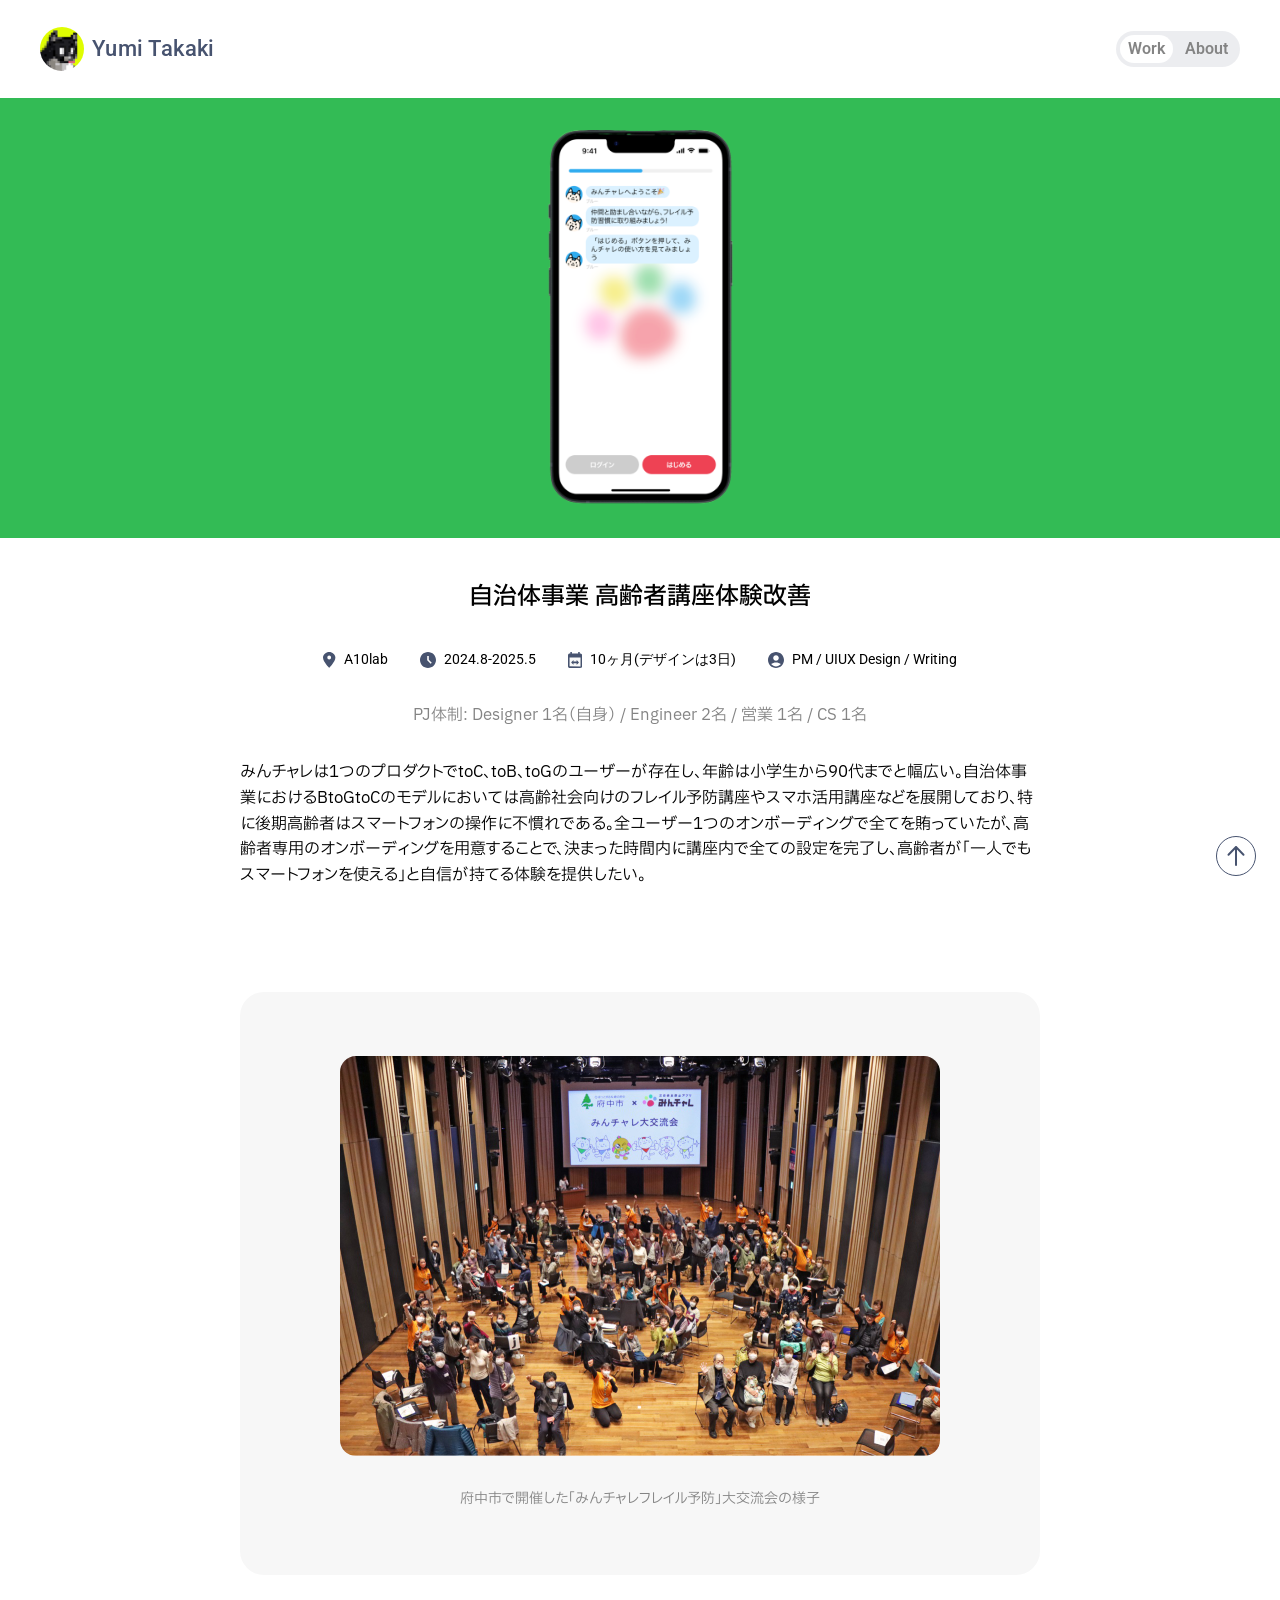
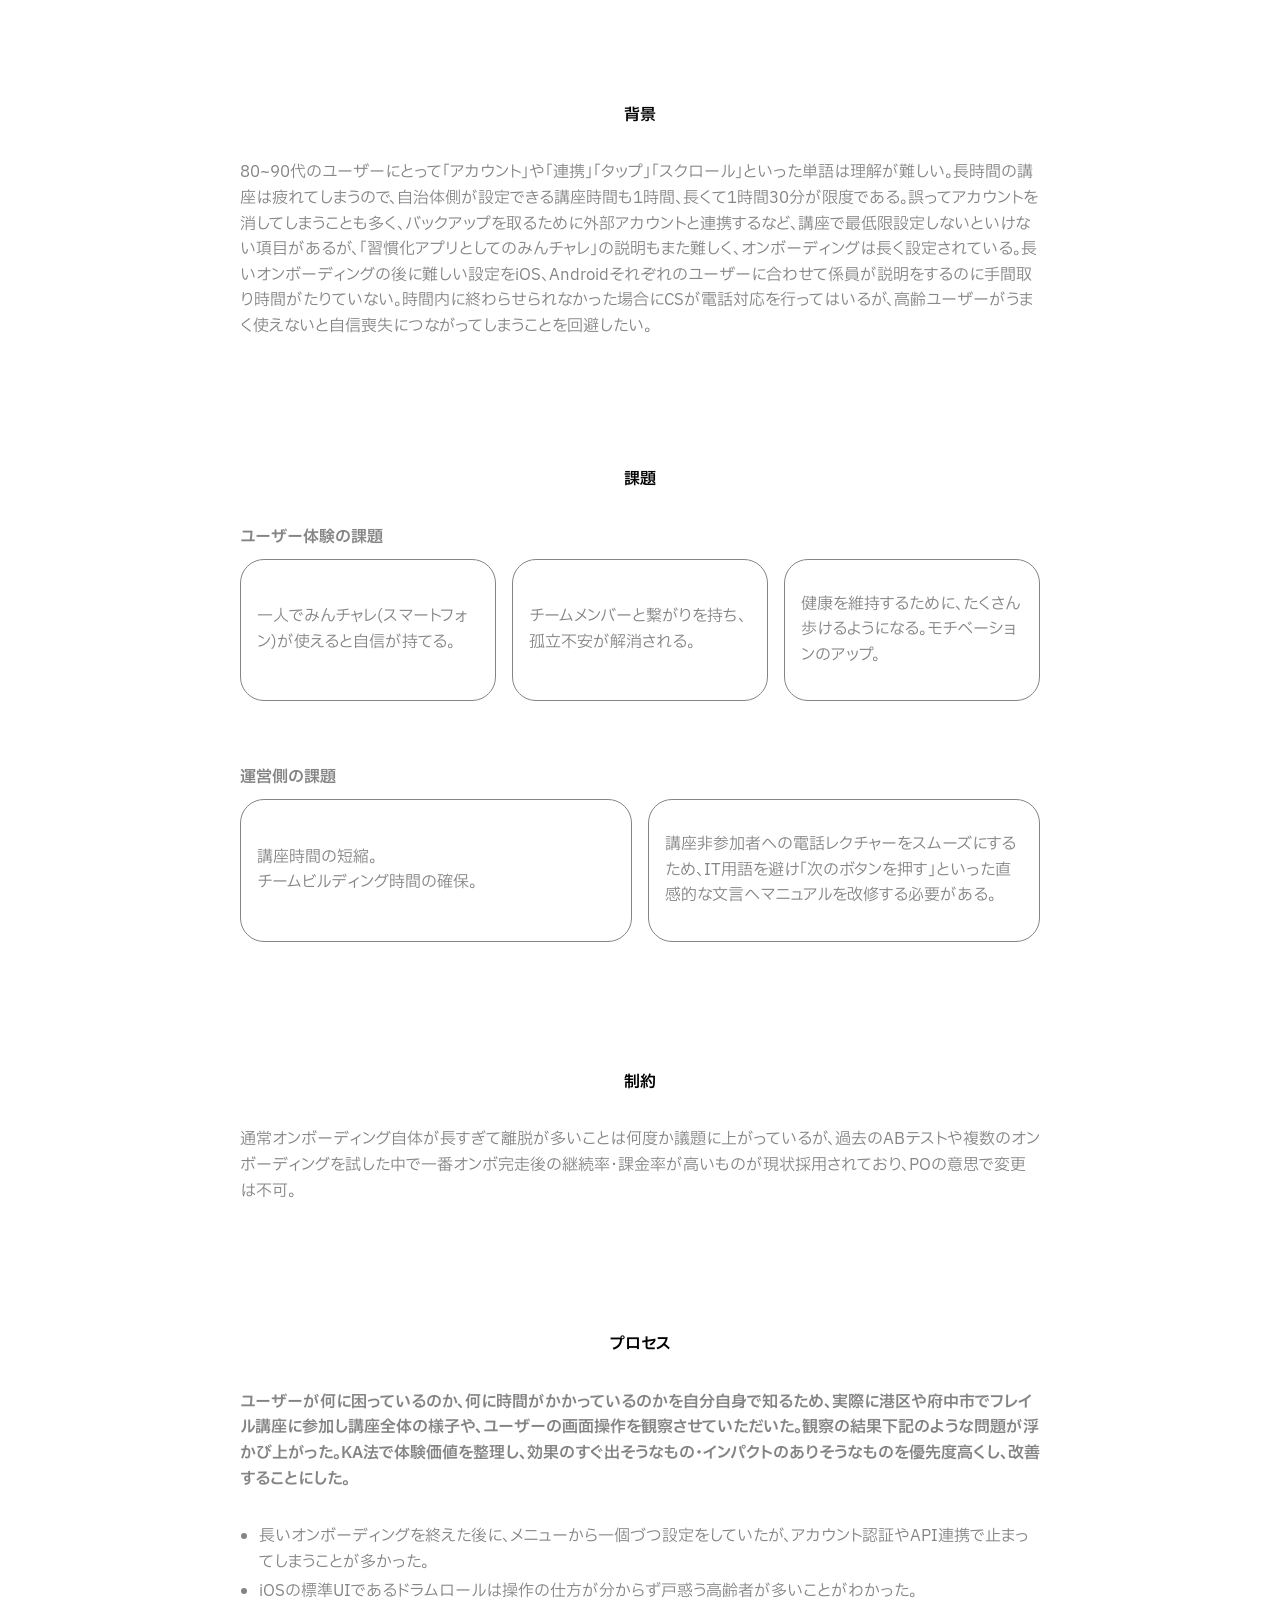
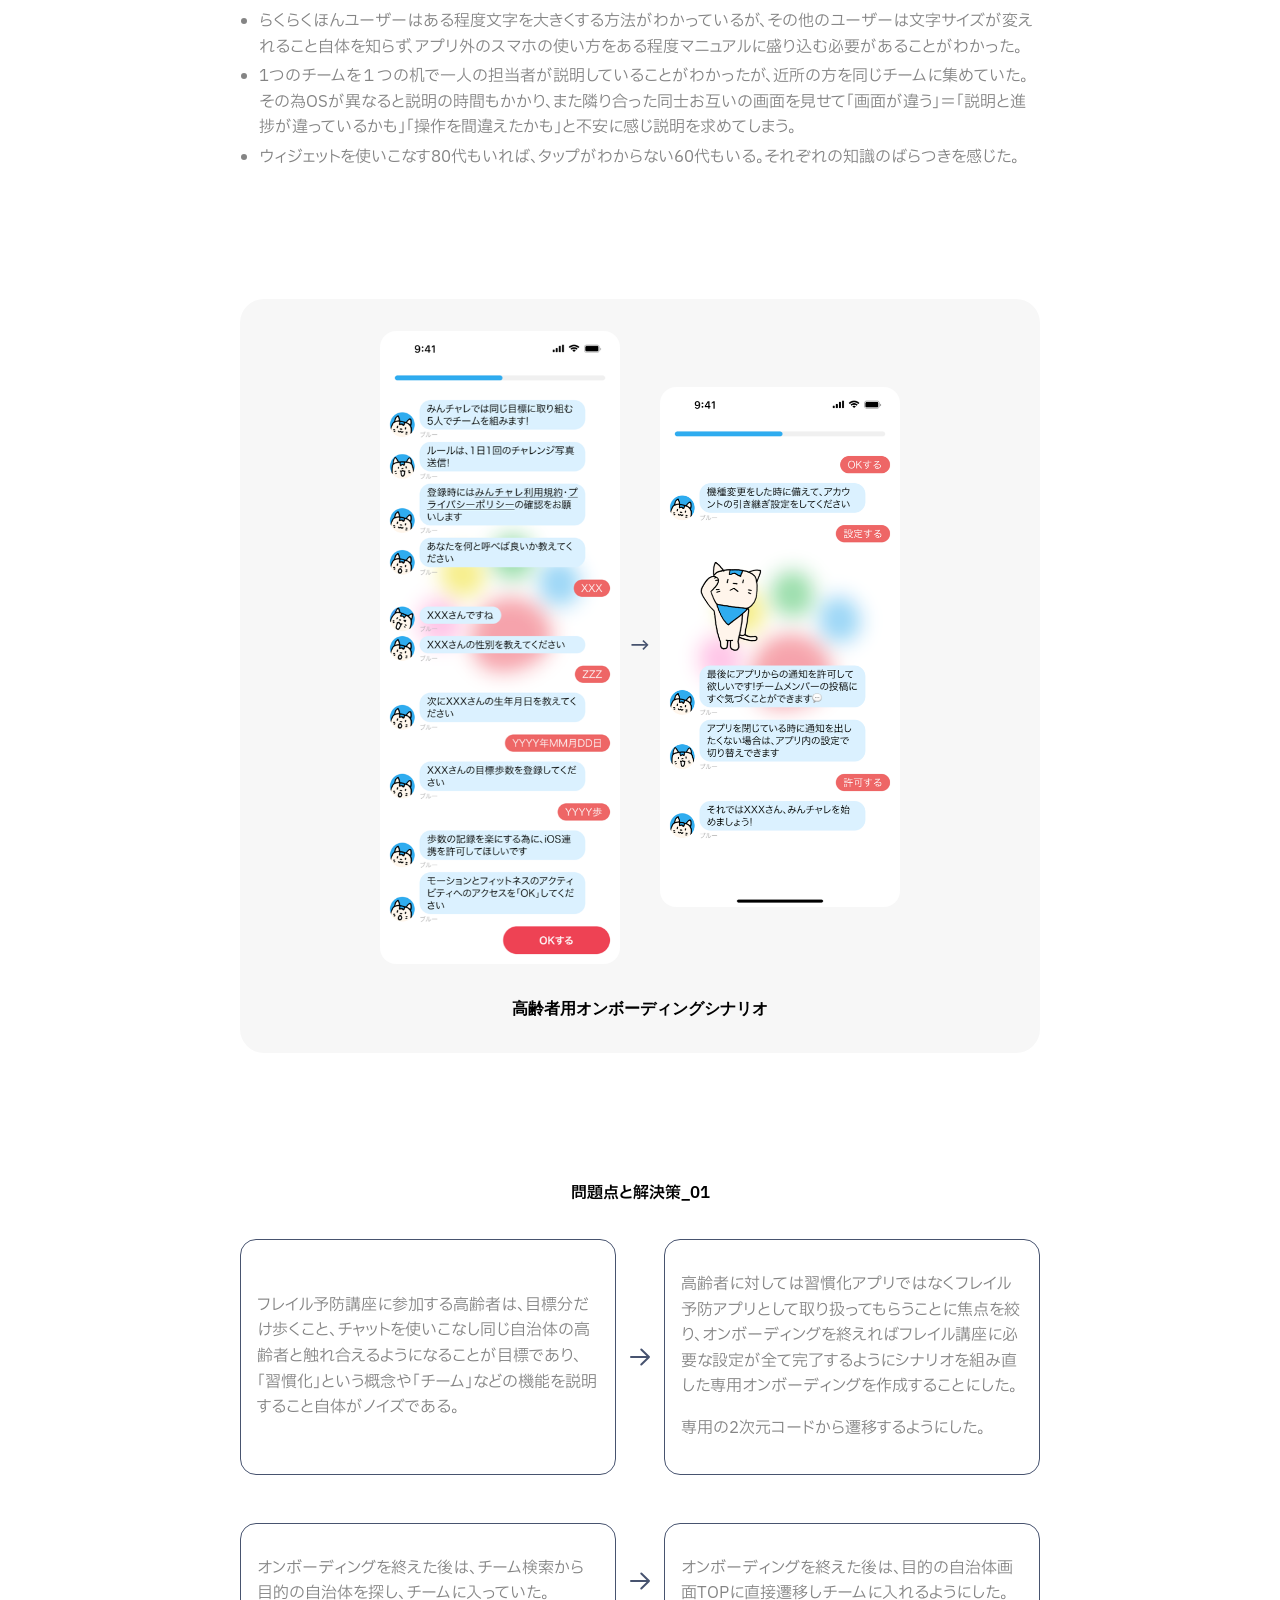
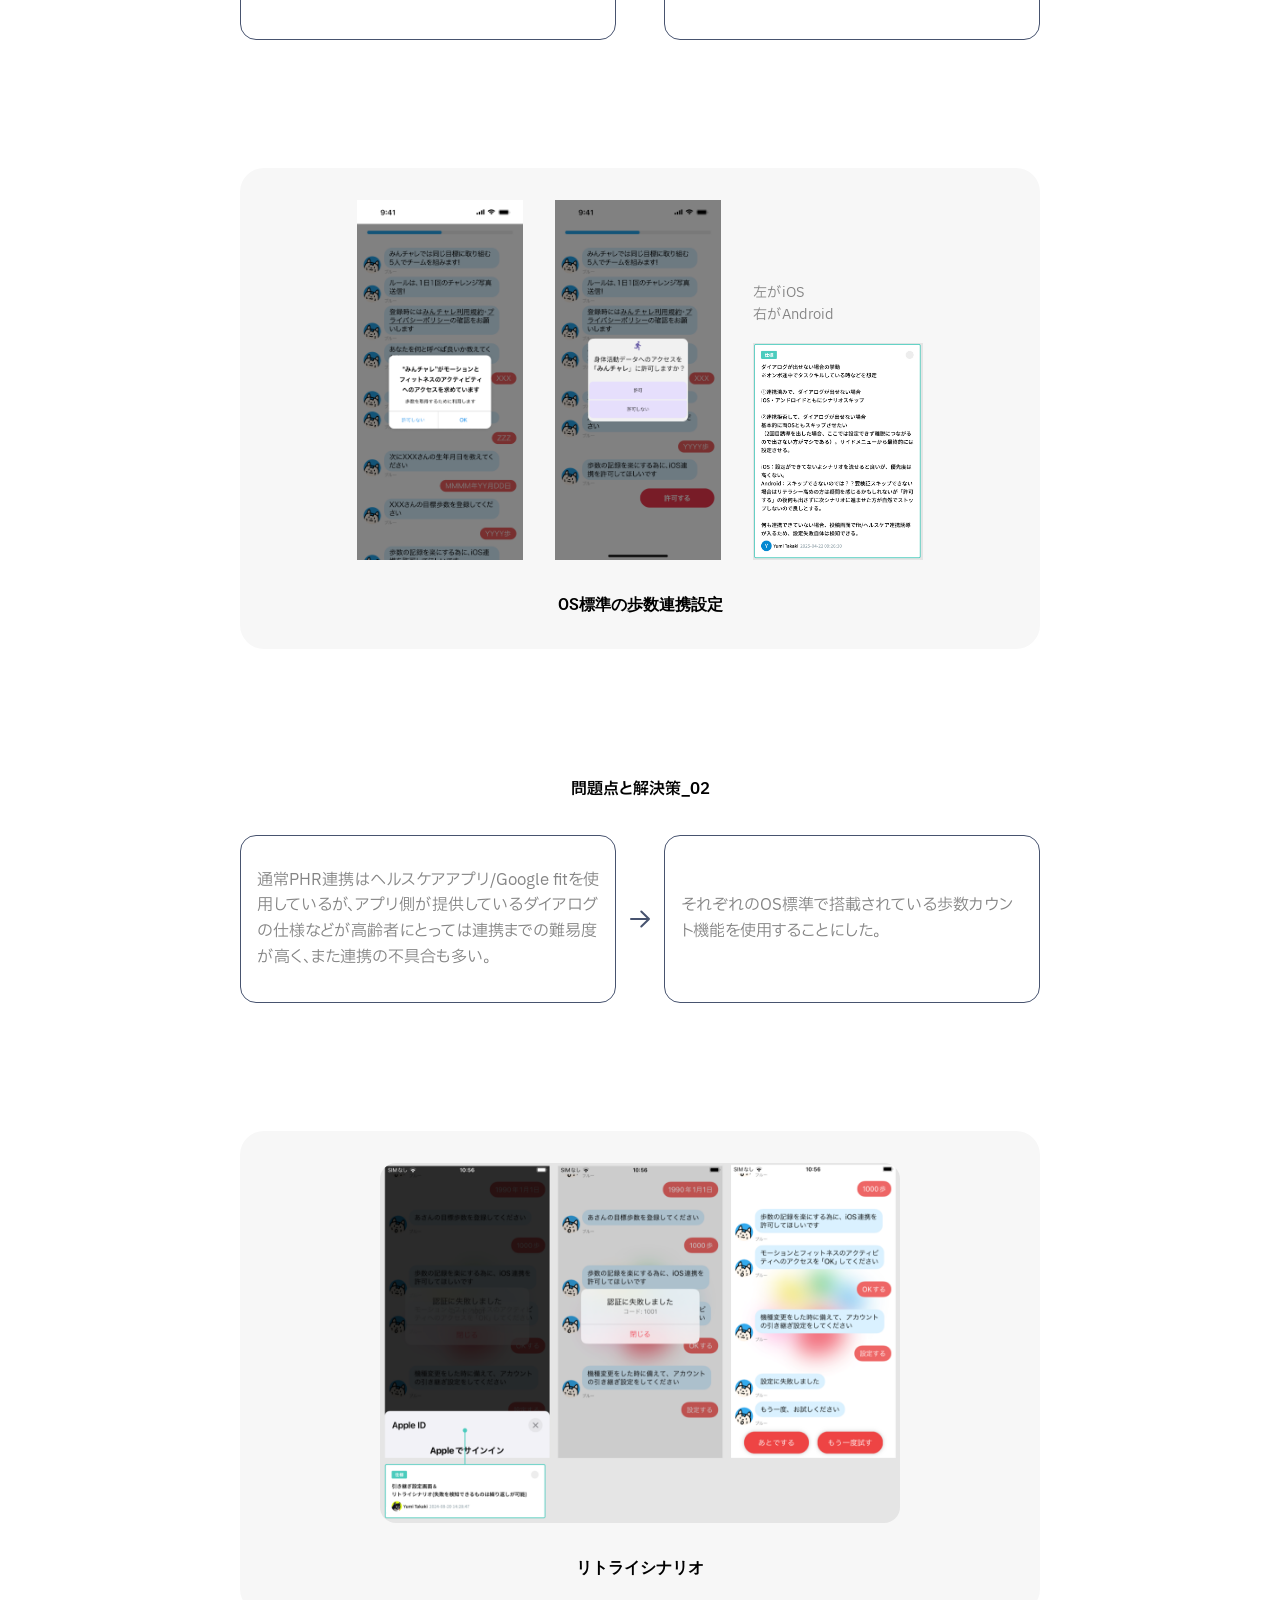
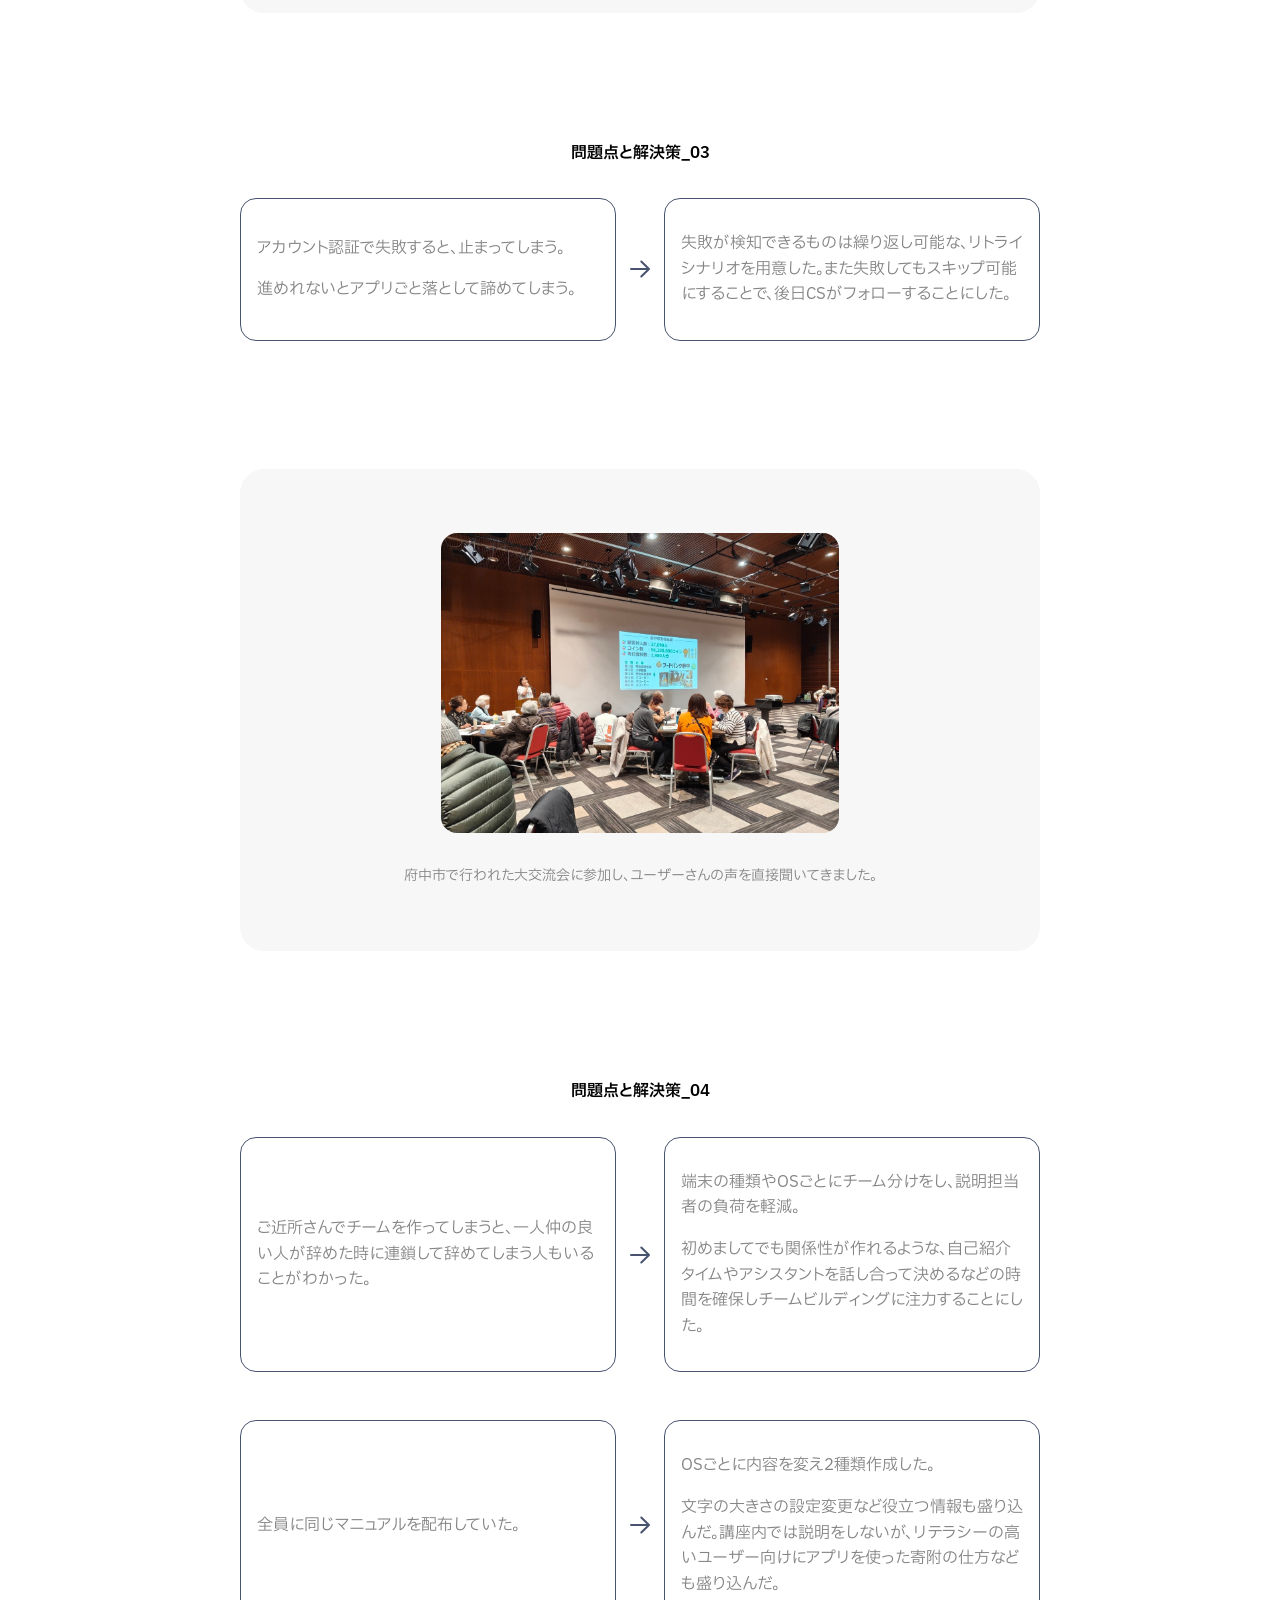
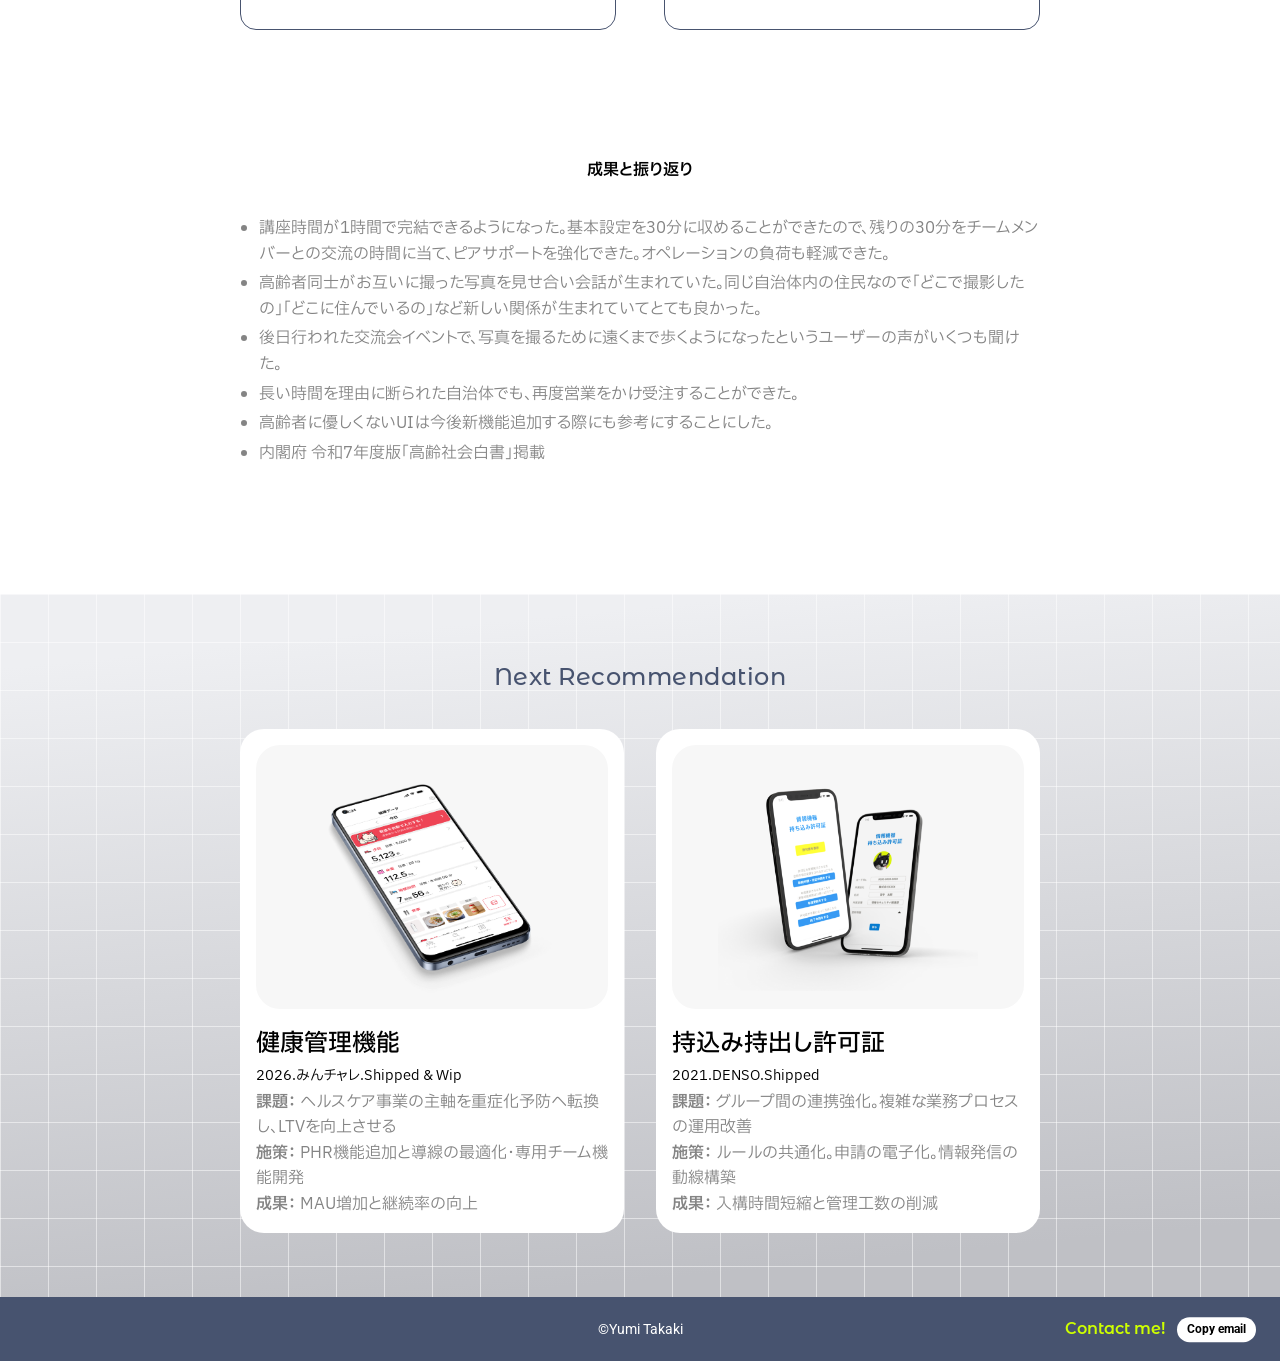
<file: work-02.html>
<!DOCTYPE html>
<html lang="ja">
<head>
<meta name="robots" content="noindex, nofollow">
<meta charset="UTF-8">
<title>高齢者講座体験改善 | Yumi Takaki</title>
<meta name="viewport" content="width=device-width, initial-scale=1.0">
<meta name="description" content="みんチャレ 自治体事業 高齢者講座体験改善ケーススタディ。高齢者専用オンボーディングの設計により、講座時間の短縮と定着率向上を実現。">
<link rel="stylesheet" href="css/style.css">
<link rel="icon" href="./favicon.png" type="image/png">
<meta property="og:url" content="https://tkkym-git.github.io/portfolio/">
<meta property="og:image" content="https://tkkym-git.github.io/portfolio/ogp.png">
<meta property="og:site_name" content="ポートフォリオ">
<meta property="og:title" content="高齢者講座体験改善 | Yumi Takaki">
<meta property="og:type" content="article">
<meta name="twitter:card" content="summary_large_image">
<meta name="twitter:image" content="https://tkkym-git.github.io/portfolio/ogp.png">

<style>
  /* ---------- work-02 scoped additions ---------- */
  /* Mirrors work-01's mobile-title line-break control: <br class="sp-only">
     splits the h1 on mobile only, suppressed on desktop. */
  .sp-only { display: none; }
  @media (max-width: 768px) {
    .sp-only { display: inline; }
  }
  .pc-only { display: inline; }
  @media (max-width: 768px) {
    .pc-only { display: none; }
  }
  /* Figma "Hero Section" (517:13552): full-bleed #3b5 band, 32px padding,
     single centered phone screenshot at height:376px (aspect-ratio-derived
     width ~189px) — not the shared .work-hero-band 260px default. */
  .work-hero-band img { height: 376px; }
  /* SP: keep the band at a fixed 400px instead of the shared 720px
     min-height:0 collapse — the screenshot stays centered inside it. */
  @media (max-width: 768px) {
    .work-hero-band { min-height: 320px; }
    .work-hero-band img { height: 256px; }
  }
  /* SP: match work-01's section-gap treatment — collapse the shared
     64px top+bottom padding stacking (128px between sections) down to a
     single 32px margin-top, without touching PC. */
  @media (max-width: 768px) {
    .work-section {
      padding-top: 0;
      padding-bottom: 0;
      margin-top: var(--sp-l);
    }
    .work-hero {
      padding-bottom: 0;
    }
  }

  /* <main class="wrap"> caps width and adds side padding, unlike work-01's
     unconstrained <main> — break .recommendation out to full viewport width
     the same way .work-hero-band already does. */
  .recommendation {
    width: 100vw;
    margin-left: calc(-50vw + 50%);
    margin-right: calc(-50vw + 50%);
  }
  /* .recommendation already ends flush with its own 64px padding; the
     shared .site-footer{margin-top:64px} default would stack an extra gap
     on top of that. */
  .site-footer { margin-top: 0; }

  /* Figma プロセス section (517:13589): the intro line is SemiBold 14px
     (body_caption), distinct from the shared .work-section p 16px default —
     the observations that follow it are a bulleted list, not a paragraph. */
  .process-intro {
    font-weight: 600;
    font-size: var(--fs-caption);
  }

  .issue-grid {
    display: grid;
    grid-template-columns: repeat(3, minmax(0, 1fr));
    gap: var(--sp-m);
  }
  .issue-grid.cols-2 { grid-template-columns: repeat(2, minmax(0, 1fr)); }
  @media (max-width: 720px) {
    .issue-grid, .issue-grid.cols-2 { grid-template-columns: 1fr; }
  }
  /* Figma "issue" component: padding is 32px vertical / 16px horizontal
     (py-l px-m) — the axes were swapped in the original build. */
  .issue-card {
    background: var(--color-background);
    border: 1px solid var(--color-text-secondary);
    border-radius: var(--radius-m);
    padding: var(--sp-l) var(--sp-m);
    display: flex;
    align-items: center;
    font-size: var(--fs-body);
    color: var(--color-text-secondary);
  }
  .issue-label {
    font-family: var(--font-jp);
    font-weight: 600;
    font-size: var(--fs-body);
    color: var(--color-text-secondary);
    margin-bottom: var(--sp-s);
  }
  .issue-block + .issue-block { margin-top: var(--sp-l); }

  .solution-pair {
    display: flex;
    align-items: stretch;
    gap: var(--sp-s);
  }
  .solution-pair + .solution-pair { margin-top: var(--sp-m); }
  /* Figma "issuecard" component: 1px border (not 2px), 16px gap between
     stacked paragraphs (not 8px). */
  .solution-box {
    flex: 1;
    border: 1px solid var(--color-text-blueblack);
    border-radius: var(--radius-s);
    padding: var(--sp-l) var(--sp-m);
    display: flex;
    align-items: center;
    font-size: var(--fs-body);
    color: var(--color-text-secondary);
  }
  .solution-box p + p { margin-top: var(--sp-m); }
  .solution-arrow {
    flex-shrink: 0;
    width: 32px;
    display: flex;
    align-items: center;
    justify-content: center;
  }
  .solution-arrow img { display: block; width: 32px; height: 32px; }
  @media (max-width: 720px) {
    .solution-pair { flex-direction: column; }
    /* .solution-pair keeps align-items:stretch so .solution-box stays
       full-width in the column layout; a fixed-width flex item can't
       stretch though, so it falls back to flex-start (left) instead of
       centering — align-self pins the arrow to the middle regardless
       (same fix already applied on work-01). */
    .solution-arrow { transform: rotate(90deg); padding: var(--sp-xs) 0; align-self: center; }
  }

  /* Figma "figure" card pattern reused across this page's photo/screenshot
     sections: backgray box, radius-m, gap-l between content and caption.
     Plain single photos use uniform 64px padding + a small centered gray
     caption (.cap); multi-image comparison cards (scenario / OS-setting /
     retry) use 64px horizontal / 32px vertical padding + a bold centered
     label (.label) — the raw Figma extraction reported text-align:right,
     but the actual render (verified via get_screenshot) shows it centered:
     the text node is auto-sized to its own content and centered as a whole
     by the parent's flex layout, so "align:right" only ever mattered
     inside a already-content-width box. */
  .figure-card {
    background: var(--color-backgray);
    border-radius: var(--radius-m);
    padding: var(--sp-xl);
    display: flex;
    flex-direction: column;
    align-items: center;
    gap: var(--sp-l);
  }
  .figure-card--compact { padding: var(--sp-l) var(--sp-xl); }
  .figure-card .cap {
    font-size: var(--fs-caption);
    color: var(--color-text-secondary);
    text-align: center;
  }
  .figure-card .label {
    font-family: var(--font-ui);
    font-weight: 600;
    font-size: var(--fs-body);
    color: var(--color-text-primary);
    text-align: center;
  }
  @media (max-width: 720px) {
    .figure-card, .figure-card--compact { padding: var(--sp-l); }
  }
  /* Base sizes for this page's three standalone (non-grouped) figure-card
     photos — previously inline style="width:...; height:...; ..." on each
     <img> tag. Moved into CSS so the shared mobile override below is a
     plain rule instead of needing !important to beat an inline style. */
  .photo-fuchu-hall {
    width: 600px;
    max-width: 100%;
    height: 400px;
    object-fit: cover;
    border-radius: var(--radius-s);
  }
  .photo-retry-scenario {
    width: 520px;
    max-width: 100%;
    height: auto;
    border-radius: var(--radius-s);
    display: block;
  }
  .photo-fuchu-closeup {
    width: 398px;
    max-width: 100%;
    height: 300px;
    object-fit: cover;
    border-radius: var(--radius-s);
  }
  /* Mirrors work-01's SP image treatment: cap every image inside a figure
     card at 300px tall on mobile instead of the fixed desktop heights
     above. .scenario-row img and .os-compare > img below are declared
     later in this stylesheet, so — at equal specificity (one class +
     element each) — they already win over this rule without needing
     !important; only .photo-fuchu-hall etc. above (no component wrapper
     of their own) fall through to this default. */
  @media (max-width: 768px) {
    .figure-card img {
      height: auto;
      max-height: 300px;
      width: auto;
      max-width: 100%;
      object-fit: contain;
      margin: 0 auto;
      display: block;
    }
  }

  .scenario-row {
    display: flex;
    align-items: center;
    gap: var(--sp-s);
  }
  .scenario-row img { width: 240px; max-width: 100%; height: auto; border-radius: var(--radius-s); display: block; }
  .scenario-row .arrow { flex-shrink: 0; color: var(--color-text-blueblack); font-size: 24px; }
  @media (max-width: 768px) {
    .scenario-row { gap: 8px; }
  }
  @media (max-width: 600px) {
    .scenario-row img { width: calc(50% - 20px); }
    .scenario-row .arrow { font-size: 18px; }
  }

  .os-compare {
    display: flex;
    align-items: flex-end;
    justify-content: center;
    gap: var(--sp-l);
    flex-wrap: wrap;
  }
  /* Figma specifies no border-radius on these three images (the phone
     frame's own rounding is already baked into the screenshots). */
  .os-compare > img { height: 360px; width: auto; max-width: 100%; display: block; }
  .os-compare .os-note {
    display: flex;
    flex-direction: column;
    gap: var(--sp-m);
    align-items: flex-start;
  }
  .os-compare .os-note p {
    font-size: var(--fs-caption);
    color: var(--color-text-secondary);
    line-height: 1.6;
    margin: 0;
  }
  .os-compare .os-note img { width: 170px; height: auto; display: block; }

  @media (max-width: 768px) {
    .os-compare {
      display: grid;
      grid-template-columns: 1fr 1fr;
      align-items: end;
      justify-items: center;
      gap: var(--sp-m) var(--sp-s);
    }
    .os-compare .os-note {
      grid-column: 1 / -1;
      align-items: center;
      text-align: center;
    }
  }
</style>

</head>
<body data-page="works">

  <header class="site-header">
    <a href="index.html" class="brand">
      <span class="icon"><img src="images/icons/avatar.png" alt="Yumi Takaki"></span>
      <span class="name num-ui">Yumi Takaki</span>
    </a>
    <nav class="site-nav">
      <a href="works.html" data-page="works">Work</a>
      <a href="about.html" data-page="about">About</a>
    </nav>
    <div class="updated num-ui">Last updated: 2026.8</div>
    <div class="sp-menu-wrap">
      <button class="sp-menu-toggle" type="button" aria-label="メニューを開く" aria-expanded="false" aria-controls="sp-menu-popup">
        <img class="sp-menu-cat" src="images/icons/sp-menu-cat-blueblack.svg" alt="">
        <span class="sp-menu-label">menu</span>
      </button>

      <div class="sp-menu-popup" id="sp-menu-popup" hidden>
        <button class="sp-menu-close" type="button" aria-label="メニューを閉じる">
          <img class="sp-menu-cat" src="images/icons/sp-menu-cat-white.svg" alt="">
          <span class="sp-menu-label">close</span>
          <img class="sp-menu-close-x" src="images/icons/sp-menu-close-x.svg" alt="">
        </button>
        <nav class="site-nav">
          <a href="works.html" data-page="works">Work</a>
          <a href="about.html" data-page="about">About</a>
        </nav>
      </div>
    </div>
  </header>

  <main class="wrap">

    <div class="work-hero-band" style="background:#3b5;">
      <img src="images/works/card-02-elderly.png" alt="みんチャレ アプリのオンボーディング画面のスクリーンショット">
    </div>

    <section class="work-hero">
      <h1>自治体事業 <br class="sp-only">高齢者講座体験改善</h1>
      <div class="info num-ui">
        <span class="item"><svg width="12.4" height="16" viewBox="0 0 14 18" fill="none"><path d="M7 0C3.42769 0 0 2.817 0 6.3C0 11.025 7 18 7 18C7 18 14 11.025 14 6.3C14 2.817 10.5723 0 7 0ZM7 8.55C5.83231 8.55 4.88462 7.542 4.88462 6.3C4.88462 5.058 5.83231 4.05 7 4.05C8.16769 4.05 9.11538 5.058 9.11538 6.3C9.11538 7.542 8.16769 8.55 7 8.55Z" fill="#47536F"/></svg>A10lab</span>
        <span class="item"><svg width="16" height="16" viewBox="0 0 16 16" fill="none"><path d="M7.992 0C3.576 0 0 3.584 0 8C0 12.416 3.576 16 7.992 16C12.416 16 16 12.416 16 8C16 3.584 12.416 0 7.992 0ZM10.632 11.768L7.2 8.328V4H8.8V7.672L11.768 10.64L10.632 11.768Z" fill="#47536F"/></svg>2024.8-2025.5</span>
        <span class="item"><svg width="14.1" height="16" viewBox="0 0 15 17" fill="none"><path d="M2.51072 0L4.1727 0.00436242L4.16962 1.6892C4.91437 1.70561 5.70909 1.69204 6.45697 1.69215L10.8399 1.69106C10.8219 1.18184 10.8323 0.514125 10.8447 0.00201844L12.4926 0.00303842C12.5048 0.556186 12.498 1.13718 12.4981 1.69154C12.9118 1.69135 13.4723 1.66717 13.858 1.78997C14.2724 1.92487 14.6172 2.22236 14.8163 2.61681C14.957 2.8922 14.9935 3.18042 14.9963 3.48756C15.0015 4.05642 14.9998 4.62533 14.9995 5.19423L14.9995 12.9218C14.9998 13.6945 15.0012 14.4666 14.994 15.2392C14.9872 15.9782 14.679 16.4917 14.0345 16.8326C13.7531 16.9724 13.3387 16.9935 13.0307 16.9956L2.85748 16.9964C2.35755 16.9969 1.80568 17.0192 1.31475 16.9468C1.04309 16.9067 0.693502 16.6912 0.498897 16.4911C0.0144176 15.9932 0.00339418 15.4809 0.00228762 14.8225L0.00243666 4.49856C0.00230898 4.15009 -0.0139701 3.44381 0.0393573 3.11585C0.0935147 2.76543 0.255987 2.44184 0.503111 2.19221C1.07133 1.61519 1.75948 1.69039 2.5064 1.69167L2.51072 0Z" fill="#47536F"/><path d="M1.67959 5.94933L13.3359 5.94911C13.3692 9.0389 13.3371 12.1909 13.337 15.2858L1.6784 15.2836L1.67648 11.3248L1.67959 5.94933Z" fill="#F9F9F8"/><path d="M5.82243 8.50687C5.85037 8.54519 5.8405 10.0139 5.84178 10.1881C6.65246 10.2223 7.48522 10.183 8.29848 10.1978C8.58384 10.203 8.88478 10.2005 9.16889 10.1861L9.17093 8.47711C9.36556 8.72459 10.024 9.36236 10.2779 9.6211L11.1933 10.5518C11.3438 10.7048 11.5224 10.902 11.6785 11.042C10.8466 11.8574 10.0355 12.7334 9.20432 13.5569C9.1957 13.5446 9.18521 13.5296 9.17285 13.512C9.16259 13.0401 9.16951 12.353 9.17119 11.8979L5.84261 11.8972C5.83461 12.3532 5.81984 13.1499 5.84942 13.5841C5.64138 13.4171 5.20229 12.944 4.99488 12.7325L3.3419 11.0447C3.95704 10.4521 4.54387 9.78815 5.1571 9.18913C5.36828 8.98284 5.6374 8.73169 5.82243 8.50687Z" fill="#47536F"/></svg>10ヶ月(デザインは3日)</span>
        <span class="item"><svg width="16" height="16" viewBox="0 0 16 16" fill="none"><path d="M8 0C3.584 0 0 3.584 0 8C0 12.416 3.584 16 8 16C12.416 16 16 12.416 16 8C16 3.584 12.416 0 8 0ZM8 3.2C9.544 3.2 10.8 4.456 10.8 6C10.8 7.544 9.544 8.8 8 8.8C6.456 8.8 5.2 7.544 5.2 6C5.2 4.456 6.456 3.2 8 3.2ZM8 14.4C6.376 14.4 4.456 13.744 3.088 12.096C4.44 11.04 6.144 10.4 8 10.4C9.856 10.4 11.56 11.04 12.912 12.096C11.544 13.744 9.624 14.4 8 14.4Z" fill="#47536F"/></svg>PM / UIUX Design / Writing</span>
      </div>
      <p class="note note-narrow">PJ体制: Designer 1名（自身） / Engineer 2名 / 営業 1名 / CS 1名</p>
      <p class="note">
        みんチャレは1つのプロダクトでtoC、toB、toGのユーザーが存在し、年齢は小学生から90代までと幅広い。自治体事業におけるBtoGtoCのモデルにおいては高齢社会向けのフレイル予防講座やスマホ活用講座などを展開しており、特に後期高齢者はスマートフォンの操作に不慣れである。全ユーザー1つのオンボーディングで全てを賄っていたが、高齢者専用のオンボーディングを用意することで、決まった時間内に講座内で全ての設定を完了し、高齢者が「一人でもスマートフォンを使える」と自信が持てる体験を提供したい。
      </p>
    </section>

    <section class="work-section">
      <div class="figure-card">
        <img class="photo-fuchu-hall" src="images/work-02/event-fuchu-hall.jpg" alt="府中市で開催されたみんチャレ大交流会の会場の様子">
        <p class="cap">府中市で開催した「みんチャレフレイル予防」大交流会の様子</p>
      </div>
    </section>

    <section class="work-section">
      <h2>背景</h2>
      <p>
        80~90代のユーザーにとって「アカウント」や「連携」「タップ」「スクロール」といった単語は理解が難しい。長時間の講座は疲れてしまうので、自治体側が設定できる講座時間も1時間、長くて1時間30分が限度である。誤ってアカウントを消してしまうことも多く、バックアップを取るために外部アカウントと連携するなど、講座で最低限設定しないといけない項目があるが、「習慣化アプリとしてのみんチャレ」の説明もまた難しく、オンボーディングは長く設定されている。長いオンボーディングの後に難しい設定をiOS、Androidそれぞれのユーザーに合わせて係員が説明をするのに手間取り時間がたりていない。時間内に終わらせられなかった場合にCSが電話対応を行ってはいるが、高齢ユーザーがうまく使えないと自信喪失につながってしまうことを回避したい。
      </p>
    </section>

    <section class="work-section">
      <h2>課題</h2>

      <div class="issue-block">
        <p class="issue-label">ユーザー体験の課題</p>
        <div class="issue-grid">
          <div class="issue-card">一人でみんチャレ(スマートフォン)が使えると自信が持てる。</div>
          <div class="issue-card">チームメンバーと繋がりを持ち、孤立不安が解消される。</div>
          <div class="issue-card">健康を維持するために、たくさん歩けるようになる。モチベーションのアップ。</div>
        </div>
      </div>

      <div class="issue-block">
        <p class="issue-label">運営側の課題</p>
        <div class="issue-grid cols-2">
          <div class="issue-card">講座時間の短縮。<br>チームビルディング時間の確保。</div>
          <div class="issue-card">講座非参加者への電話レクチャーをスムーズにするため、IT用語を避け「次のボタンを押す」といった直感的な文言へマニュアルを改修する必要がある。</div>
        </div>
      </div>
    </section>

    <section class="work-section">
      <h2>制約</h2>
      <p>
        通常オンボーディング自体が長すぎて離脱が多いことは何度か議題に上がっているが、過去のABテストや複数のオンボーディングを試した中で一番オンボ完走後の継続率・課金率が高いものが現状採用されており、POの意思で変更は不可。
      </p>
    </section>

    <section class="work-section">
      <h2>プロセス</h2>
      <p class="process-intro">
        ユーザーが何に困っているのか、何に時間がかかっているのかを自分自身で知るため、実際に港区や府中市でフレイル講座に参加し講座全体の様子や、ユーザーの画面操作を観察させていただいた。観察の結果下記のような問題が浮かび上がった。KA法で体験価値を整理し、効果のすぐ出そうなもの・インパクトのありそうなものを優先度高くし、改善することにした。
      </p>
      <ul>
        <li>長いオンボーディングを終えた後に、メニューから一個づつ設定をしていたが、アカウント認証やAPI連携で止まってしまうことが多かった。</li>
        <li>iOSの標準UIであるドラムロールは操作の仕方が分からず戸惑う高齢者が多いことがわかった。</li>
        <li>らくらくほんユーザーはある程度文字を大きくする方法がわかっているが、その他のユーザーは文字サイズが変えれること自体を知らず、アプリ外のスマホの使い方をある程度マニュアルに盛り込む必要があることがわかった。</li>
        <li>1つのチームを１つの机で一人の担当者が説明していることがわかったが、近所の方を同じチームに集めていた。その為OSが異なると説明の時間もかかり、また隣り合った同士お互いの画面を見せて「画面が違う」＝「説明と進捗が違っているかも」「操作を間違えたかも」と不安に感じ説明を求めてしまう。</li>
        <li>ウィジェットを使いこなす80代もいれば、タップがわからない60代もいる。それぞれの知識のばらつきを感じた。</li>
      </ul>
    </section>

    <section class="work-section">
      <div class="figure-card figure-card--compact">
        <div class="scenario-row">
          <img src="images/work-02/onboarding-flow-01.png" alt="高齢者用オンボーディングシナリオ 画面1">
          <span class="arrow">→</span>
          <img src="images/work-02/onboarding-flow-02.png" alt="高齢者用オンボーディングシナリオ 画面2">
        </div>
        <p class="label">高齢者用オンボーディングシナリオ</p>
      </div>
    </section>

    <section class="work-section">
      <h2>問題点と解決策_01</h2>
      <div class="solution-pair">
        <div class="solution-box">フレイル予防講座に参加する高齢者は、目標分だけ歩くこと、チャットを使いこなし同じ自治体の高齢者と触れ合えるようになることが目標であり、「習慣化」という概念や「チーム」などの機能を説明すること自体がノイズである。</div>
        <span class="solution-arrow"><img src="images/icons/arrow-right.svg" alt=""></span>
        <div class="solution-box">
          <div>
            <p>高齢者に対しては習慣化アプリではなくフレイル予防アプリとして取り扱ってもらうことに焦点を絞り、オンボーディングを終えればフレイル講座に必要な設定が全て完了するようにシナリオを組み直した専用オンボーディングを作成することにした。</p>
            <p>専用の2次元コードから遷移するようにした。</p>
          </div>
        </div>
      </div>
      <div class="solution-pair">
        <div class="solution-box">オンボーディングを終えた後は、チーム検索から目的の自治体を探し、チームに入っていた。</div>
        <span class="solution-arrow"><img src="images/icons/arrow-right.svg" alt=""></span>
        <div class="solution-box">オンボーディングを終えた後は、目的の自治体画面TOPに直接遷移しチームに入れるようにした。</div>
      </div>
    </section>

    <section class="work-section">
      <div class="figure-card figure-card--compact">
        <div class="os-compare">
          <img src="images/work-02/os-ios.png" alt="iOSのモーション&フィットネスデータへのアクセス許可ダイアログ">
          <img src="images/work-02/os-android.png" alt="Androidの活動データへのアクセス許可ダイアログ">
          <div class="os-note">
            <p>左がiOS<br class="pc-only">右がAndroid</p>
            <img src="images/work-02/os-permission-post.png" alt="ダイアログが出せない場合の挙動に関する仕様メモ">
          </div>
        </div>
        <p class="label">OS標準の歩数連携設定</p>
      </div>
    </section>

    <section class="work-section">
      <h2>問題点と解決策_02</h2>
      <div class="solution-pair">
        <div class="solution-box">通常PHR連携はヘルスケアアプリ/Google fitを使用しているが、アプリ側が提供しているダイアログの仕様などが高齢者にとっては連携までの難易度が高く、また連携の不具合も多い。</div>
        <span class="solution-arrow"><img src="images/icons/arrow-right.svg" alt=""></span>
        <div class="solution-box">それぞれのOS標準で搭載されている歩数カウント機能を使用することにした。</div>
      </div>
    </section>

    <section class="work-section">
      <div class="figure-card figure-card--compact">
        <img class="photo-retry-scenario" src="images/work-02/retry-scenario.png" alt="アカウント認証エラー時のリトライシナリオ3画面">
        <p class="label">リトライシナリオ</p>
      </div>
    </section>

    <section class="work-section">
      <h2>問題点と解決策_03</h2>
      <div class="solution-pair">
        <div class="solution-box">
          <div>
            <p>アカウント認証で失敗すると、止まってしまう。</p>
            <p>進めれないとアプリごと落として諦めてしまう。</p>
          </div>
        </div>
        <span class="solution-arrow"><img src="images/icons/arrow-right.svg" alt=""></span>
        <div class="solution-box">失敗が検知できるものは繰り返し可能な、リトライシナリオを用意した。また失敗してもスキップ可能にすることで、後日CSがフォローすることにした。</div>
      </div>
    </section>

    <section class="work-section">
      <div class="figure-card">
        <img class="photo-fuchu-closeup" src="images/work-02/event-fuchu-closeup.jpg" alt="府中市で行われた大交流会の様子">
        <p class="cap">府中市で行われた大交流会に参加し、ユーザーさんの声を直接聞いてきました。</p>
      </div>
    </section>

    <section class="work-section">
      <h2>問題点と解決策_04</h2>
      <div class="solution-pair">
        <div class="solution-box">ご近所さんでチームを作ってしまうと、一人仲の良い人が辞めた時に連鎖して辞めてしまう人もいることがわかった。</div>
        <span class="solution-arrow"><img src="images/icons/arrow-right.svg" alt=""></span>
        <div class="solution-box">
          <div>
            <p>端末の種類やOSごとにチーム分けをし、説明担当者の負荷を軽減。</p>
            <p>初めましてでも関係性が作れるような、自己紹介タイムやアシスタントを話し合って決めるなどの時間を確保しチームビルディングに注力することにした。</p>
          </div>
        </div>
      </div>
      <div class="solution-pair">
        <div class="solution-box">全員に同じマニュアルを配布していた。</div>
        <span class="solution-arrow"><img src="images/icons/arrow-right.svg" alt=""></span>
        <div class="solution-box">
          <div>
            <p>OSごとに内容を変え2種類作成した。</p>
            <p>文字の大きさの設定変更など役立つ情報も盛り込んだ。講座内では説明をしないが、リテラシーの高いユーザー向けにアプリを使った寄附の仕方なども盛り込んだ。</p>
          </div>
        </div>
      </div>
    </section>

    <section class="work-section">
      <h2>成果と振り返り</h2>
      <ul>
        <li>講座時間が1時間で完結できるようになった。基本設定を30分に収めることができたので、残りの30分をチームメンバーとの交流の時間に当て、ピアサポートを強化できた。オペレーションの負荷も軽減できた。</li>
        <li>高齢者同士がお互いに撮った写真を見せ合い会話が生まれていた。同じ自治体内の住民なので「どこで撮影したの」「どこに住んでいるの」など新しい関係が生まれていてとても良かった。</li>
        <li>後日行われた交流会イベントで、写真を撮るために遠くまで歩くようになったというユーザーの声がいくつも聞けた。</li>
        <li>長い時間を理由に断られた自治体でも、再度営業をかけ受注することができた。</li>
        <li>高齢者に優しくないUIは今後新機能追加する際にも参考にすることにした。</li>
        <li>内閣府 令和7年度版「高齢社会白書」掲載</li>
      </ul>
    </section>

    <section class="recommendation">
      <div class="recommendation-inner">
        <h2 class="recommendation-title">Next Recommendation</h2>
        <div class="recommendation-grid">
          <a class="pickup-card" href="work-01.html">
            <div class="thumb"><img src="images/home/card-01-health.png" alt="健康管理機能 のスクリーンショット"></div>
            <div class="body">
              <h3>健康管理機能</h3>
              <p class="meta num-ui">2026.みんチャレ.Shipped &amp; Wip</p>
              <div class="desc">
                <p class="desc-block"><b>課題：</b> ヘルスケア事業の主軸を重症化予防へ転換し、LTVを向上させる</p>
                <p class="desc-block"><b>施策：</b> PHR機能追加と導線の最適化・専用チーム機能開発</p>
                <p class="desc-block"><b>成果：</b> MAU増加と継続率の向上</p>
              </div>
            </div>
          </a>
          <a class="pickup-card" href="work-08.html">
            <div class="thumb"><img src="images/home/card-03-denso.png" alt="持込み持出し許可証 のスクリーンショット"></div>
            <div class="body">
              <h3>持込み持出し許可証</h3>
              <p class="meta num-ui">2021.DENSO.Shipped</p>
              <div class="desc">
                <p class="desc-block"><b>課題：</b> グループ間の連携強化。複雑な業務プロセスの運用改善</p>
                <p class="desc-block"><b>施策：</b> ルールの共通化。申請の電子化。情報発信の動線構築</p>
                <p class="desc-block"><b>成果：</b> 入構時間短縮と管理工数の削減</p>
              </div>
            </div>
          </a>
        </div>
      </div>
    </section>

  </main>

  <button type="button" class="page-top-btn" aria-label="ページの先頭に戻る">
    <svg width="40" height="40" viewBox="0 0 40 40" fill="none" xmlns="http://www.w3.org/2000/svg">
      <circle class="page-top-btn-circle" cx="20" cy="20" r="19.5" fill="white" stroke="#47536F"/>
      <path class="page-top-btn-arrow" d="M20.005 11V29M12.5 18.7143L20 11L27.5 18.7143" stroke="#47536F" stroke-width="2" stroke-linecap="round" stroke-linejoin="round"/>
    </svg>
  </button>

  <footer class="site-footer num-ui">
    <span class="footer-copy">©Yumi Takaki</span>
    <div class="footer-contact">
      <span class="footer-contact-label">Contact me!</span>
      <button class="copy-email" type="button" data-email="yumi.takaki.t@gmail.com">Copy email</button>
    </div>
  </footer>

  <script src="js/main.js"></script>
</body>
</html>
</file>
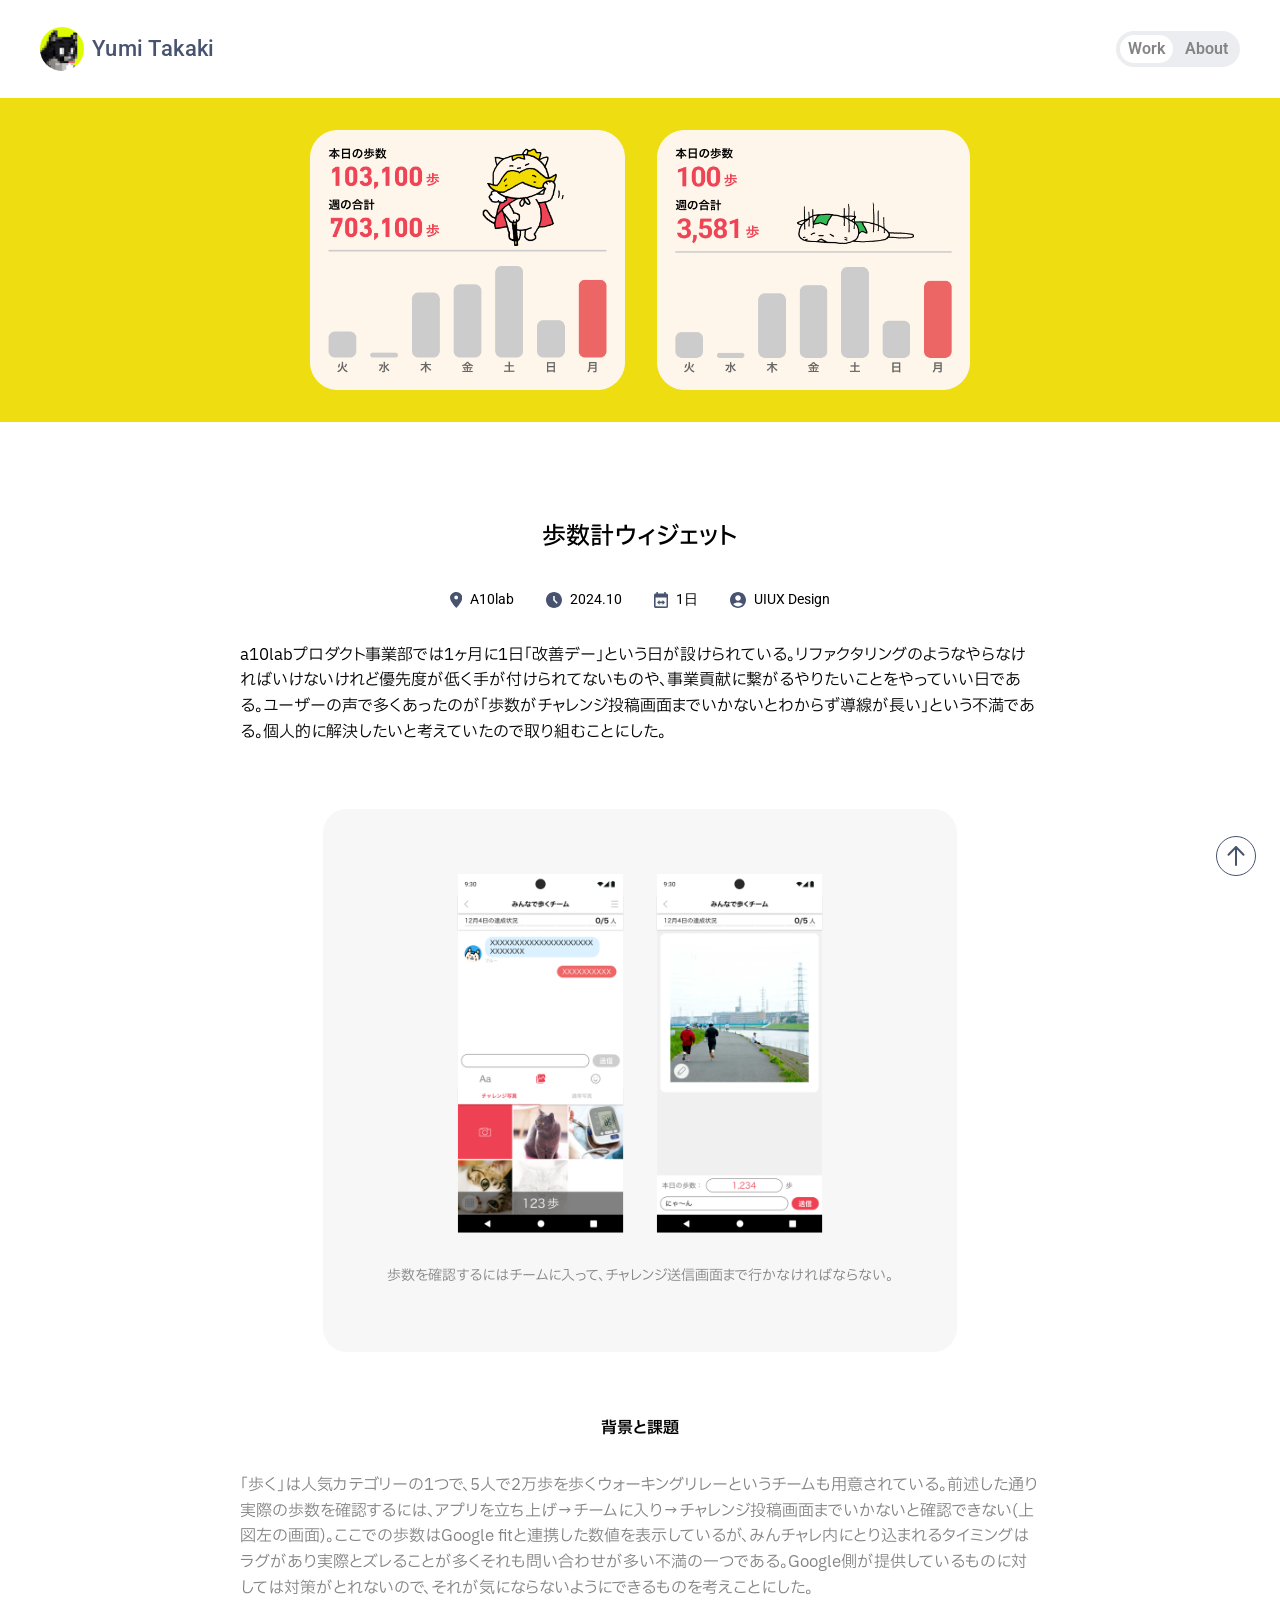
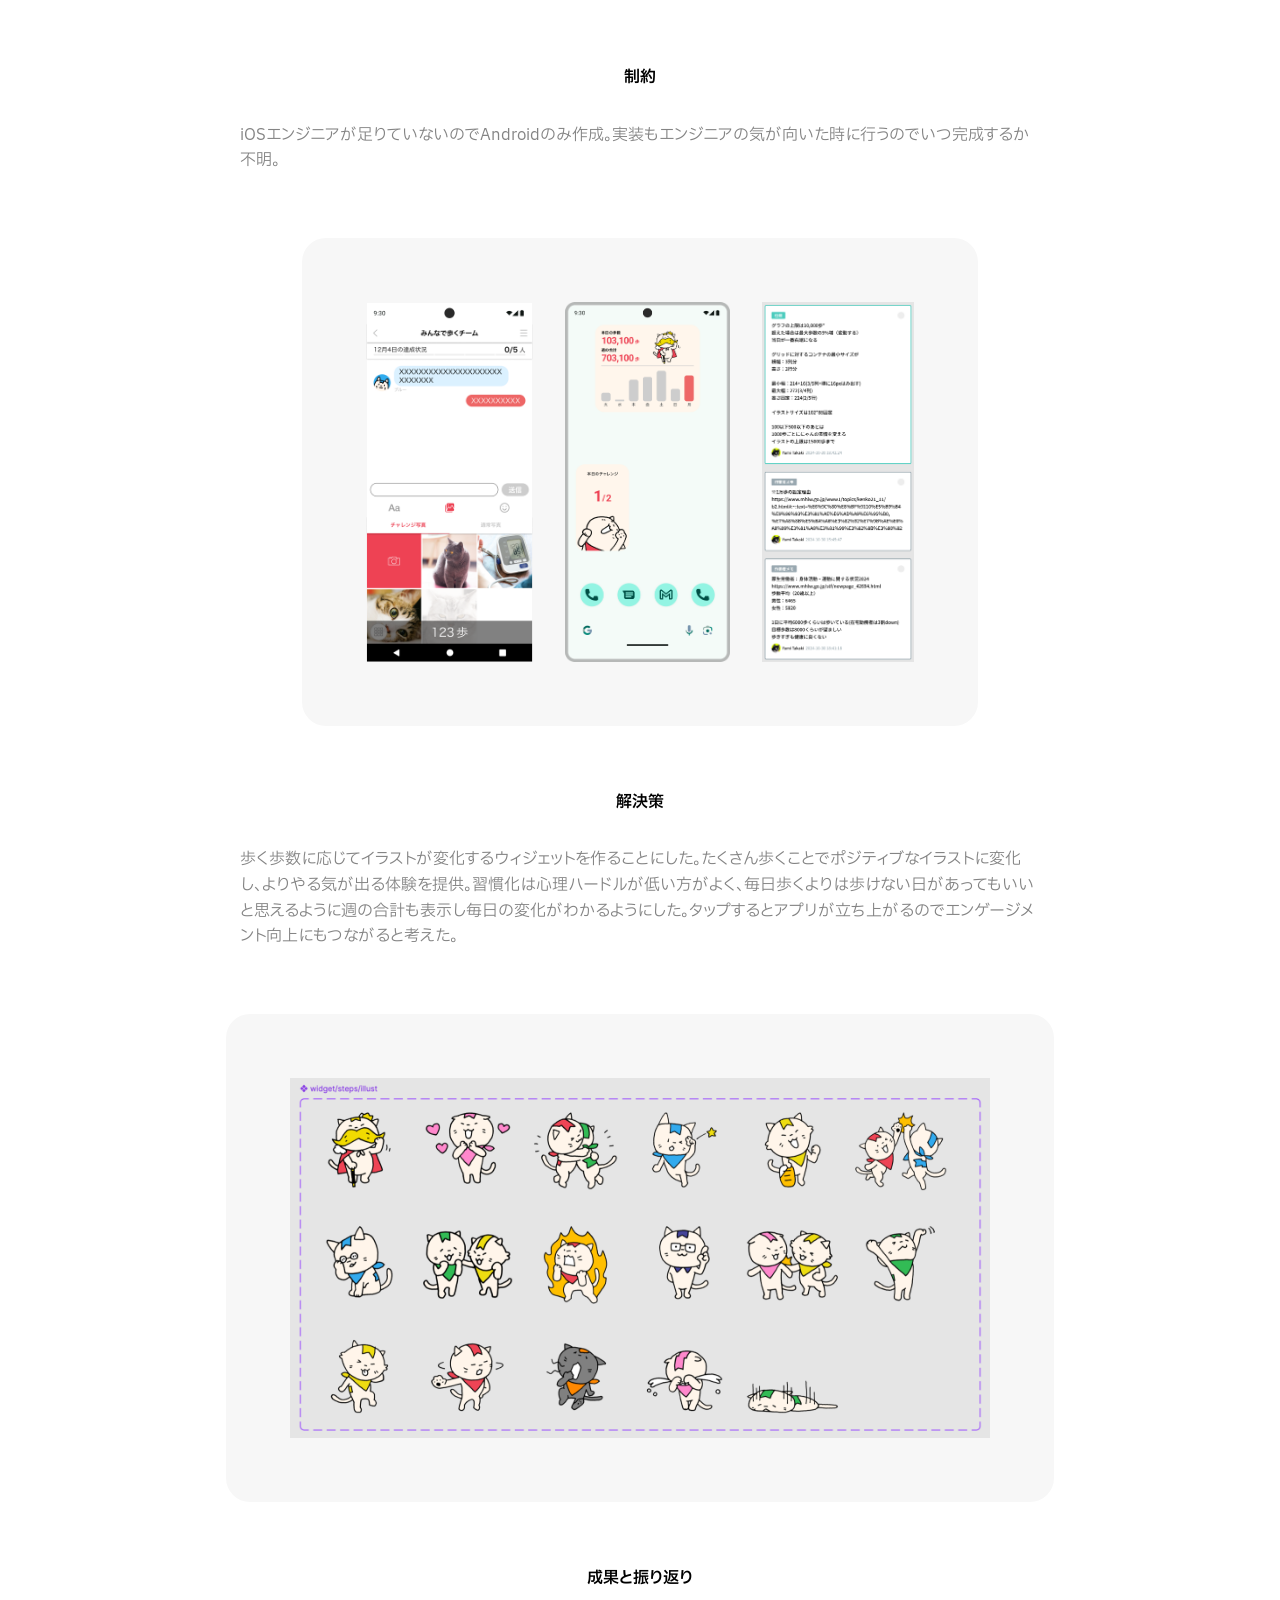
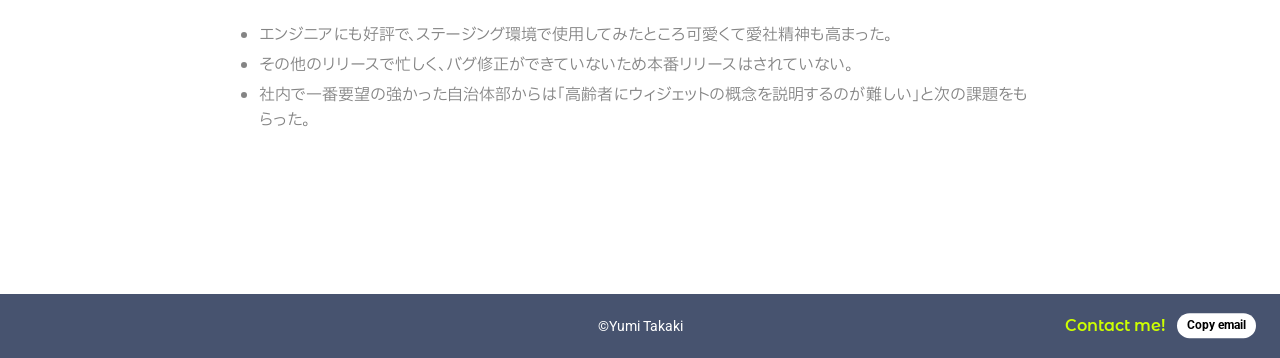
<file: work-03.html>
<!DOCTYPE html>
<html lang="ja">
<head>
<meta name="robots" content="noindex, nofollow">
<meta charset="UTF-8">
<title>歩数計ウィジェット | Yumi Takaki</title>
<meta name="viewport" content="width=device-width, initial-scale=1.0">
<meta name="description" content="みんチャレ 歩数計ウィジェットのケーススタディ。歩数確認までの導線の長さを解消するAndroidウィジェットの企画・デザイン。">
<link rel="stylesheet" href="css/style.css">
<link rel="icon" href="./favicon.png" type="image/png">
<meta property="og:url" content="https://tkkym-git.github.io/portfolio/">
<meta property="og:image" content="https://tkkym-git.github.io/portfolio/ogp.png">
<meta property="og:site_name" content="ポートフォリオ">
<meta property="og:title" content="歩数計ウィジェット | Yumi Takaki">
<meta property="og:type" content="article">
<meta name="twitter:card" content="summary_large_image">
<meta name="twitter:image" content="https://tkkym-git.github.io/portfolio/ogp.png">

<style>
  /* ---------- work-03 scoped additions ---------- */
  /* Mirrors work-01's mobile treatment: .img-card gets wider side padding
     and its images cap at a shorter max-height instead of the shared
     220px default; multi-image rows stack into a single column below
     768px. Unlike other work pages, this title is short enough that it
     should never break to a second line, even on mobile. */
  /* Figma specifies no border-radius on this page's figure images — the
     shared .img-card img rule (css/style.css) rounds them by default. */
  .img-card img { border-radius: 0; }
  @media (max-width: 768px) {
    /* Keep the hero band at a fixed 400px instead of the shared 720px
       min-height:0 collapse — the screenshots stay centered inside it. */
    /* This page's hero band holds two landscape screenshots (not the
       single portrait phone mockup other work pages use) — at 256px tall
       they're too wide to fit side by side on mobile and wrap onto two
       lines, ballooning the band's height. Shrink them enough to stay on
       one line and let the shared align-items:center vertically center
       them within the fixed 320px band instead. */
    .work-hero-band { min-height: 320px; }
    .work-hero-band img { height: 130px; }
    .img-card {
      width: 100%;
      padding-left: 32px;
      padding-right: 32px;
    }
    .img-card img {
      height: auto;
      max-height: 300px;
      width: auto;
      max-width: 100%;
      object-fit: contain;
      margin: 0 auto;
      display: block;
    }
    /* SP: match work-01's section-gap treatment — tighten the
       .work-content flex gap between hero/sections from 64px to 32px,
       without touching PC. */
    .work-content { gap: var(--sp-l); padding-bottom: 0; }
  }
  /* Phone only: the shared .img-card .img-row rule (css/style.css) stacks
     to a column at 768px, which also caught tablet widths where there's
     plenty of room for the row layout — narrow that down to true phone
     widths only. */
  @media (max-width: 600px) {
    .img-card .img-row {
      flex-direction: column;
      align-items: center;
    }
    /* "歩数を確認するには…" の上にある2枚組だけは、SPでも横並びのまま
       維持する（呼び出し元指示）。ここだけ列積みを打ち消す。 */
    .img-card .img-row.img-row--sp-inline {
      flex-direction: row;
      align-items: center;
    }
    .img-card .img-row--sp-inline img {
      width: calc(50% - var(--sp-l) / 2);
    }
    /* 「制約」下の3枚組も、SPで横並びのまま縮小表示する。 */
    .img-card .img-row.img-row--sp-inline-3 {
      flex-direction: row;
      flex-wrap: nowrap;
      align-items: center;
      gap: var(--sp-s);
    }
    .img-card .img-row--sp-inline-3 img {
      width: calc((100% - var(--sp-s) * 2) / 3);
    }
  }
</style>
</head>
<body data-page="works">

  <header class="site-header">
    <a href="index.html" class="brand">
      <span class="icon"><img src="images/icons/avatar.png" alt="Yumi Takaki"></span>
      <span class="name num-ui">Yumi Takaki</span>
    </a>
    <nav class="site-nav">
      <a href="works.html" data-page="works">Work</a>
      <a href="about.html" data-page="about">About</a>
    </nav>
    <div class="updated num-ui">Last updated: 2026.8</div>
    <div class="sp-menu-wrap">
      <button class="sp-menu-toggle" type="button" aria-label="メニューを開く" aria-expanded="false" aria-controls="sp-menu-popup">
        <img class="sp-menu-cat" src="images/icons/sp-menu-cat-blueblack.svg" alt="">
        <span class="sp-menu-label">menu</span>
      </button>

      <div class="sp-menu-popup" id="sp-menu-popup" hidden>
        <button class="sp-menu-close" type="button" aria-label="メニューを閉じる">
          <img class="sp-menu-cat" src="images/icons/sp-menu-cat-white.svg" alt="">
          <span class="sp-menu-label">close</span>
          <img class="sp-menu-close-x" src="images/icons/sp-menu-close-x.svg" alt="">
        </button>
        <nav class="site-nav">
          <a href="works.html" data-page="works">Work</a>
          <a href="about.html" data-page="about">About</a>
        </nav>
      </div>
    </div>
  </header>

  <main>

    <div class="work-hero-band" style="background:#eedd11;">
      <img src="images/work-03/hero-widget-app.png" alt="歩数計ウィジェットを配置したホーム画面">
      <img src="images/work-03/hero-widget-team.png" alt="チームメンバーの歩数が並ぶウィジェット画面">
    </div>

    <div class="work-content">

      <section class="work-hero">
        <h1>歩数計ウィジェット</h1>
        <p class="info num-ui">
          <span class="item"><svg width="12.4" height="16" viewBox="0 0 14 18" fill="none"><path d="M7 0C3.42769 0 0 2.817 0 6.3C0 11.025 7 18 7 18C7 18 14 11.025 14 6.3C14 2.817 10.5723 0 7 0ZM7 8.55C5.83231 8.55 4.88462 7.542 4.88462 6.3C4.88462 5.058 5.83231 4.05 7 4.05C8.16769 4.05 9.11538 5.058 9.11538 6.3C9.11538 7.542 8.16769 8.55 7 8.55Z" fill="#47536F"/></svg>A10lab</span>
          <span class="item"><svg width="16" height="16" viewBox="0 0 16 16" fill="none"><path d="M7.992 0C3.576 0 0 3.584 0 8C0 12.416 3.576 16 7.992 16C12.416 16 16 12.416 16 8C16 3.584 12.416 0 7.992 0ZM10.632 11.768L7.2 8.328V4H8.8V7.672L11.768 10.64L10.632 11.768Z" fill="#47536F"/></svg>2024.10</span>
          <span class="item"><svg width="14.1" height="16" viewBox="0 0 15 17" fill="none"><path d="M2.51072 0L4.1727 0.00436242L4.16962 1.6892C4.91437 1.70561 5.70909 1.69204 6.45697 1.69215L10.8399 1.69106C10.8219 1.18184 10.8323 0.514125 10.8447 0.00201844L12.4926 0.00303842C12.5048 0.556186 12.498 1.13718 12.4981 1.69154C12.9118 1.69135 13.4723 1.66717 13.858 1.78997C14.2724 1.92487 14.6172 2.22236 14.8163 2.61681C14.957 2.8922 14.9935 3.18042 14.9963 3.48756C15.0015 4.05642 14.9998 4.62533 14.9995 5.19423L14.9995 12.9218C14.9998 13.6945 15.0012 14.4666 14.994 15.2392C14.9872 15.9782 14.679 16.4917 14.0345 16.8326C13.7531 16.9724 13.3387 16.9935 13.0307 16.9956L2.85748 16.9964C2.35755 16.9969 1.80568 17.0192 1.31475 16.9468C1.04309 16.9067 0.693502 16.6912 0.498897 16.4911C0.0144176 15.9932 0.00339418 15.4809 0.00228762 14.8225L0.00243666 4.49856C0.00230898 4.15009 -0.0139701 3.44381 0.0393573 3.11585C0.0935147 2.76543 0.255987 2.44184 0.503111 2.19221C1.07133 1.61519 1.75948 1.69039 2.5064 1.69167L2.51072 0Z" fill="#47536F"/><path d="M1.67959 5.94933L13.3359 5.94911C13.3692 9.0389 13.3371 12.1909 13.337 15.2858L1.6784 15.2836L1.67648 11.3248L1.67959 5.94933Z" fill="#F9F9F8"/><path d="M5.82243 8.50687C5.85037 8.54519 5.8405 10.0139 5.84178 10.1881C6.65246 10.2223 7.48522 10.183 8.29848 10.1978C8.58384 10.203 8.88478 10.2005 9.16889 10.1861L9.17093 8.47711C9.36556 8.72459 10.024 9.36236 10.2779 9.6211L11.1933 10.5518C11.3438 10.7048 11.5224 10.902 11.6785 11.042C10.8466 11.8574 10.0355 12.7334 9.20432 13.5569C9.1957 13.5446 9.18521 13.5296 9.17285 13.512C9.16259 13.0401 9.16951 12.353 9.17119 11.8979L5.84261 11.8972C5.83461 12.3532 5.81984 13.1499 5.84942 13.5841C5.64138 13.4171 5.20229 12.944 4.99488 12.7325L3.3419 11.0447C3.95704 10.4521 4.54387 9.78815 5.1571 9.18913C5.36828 8.98284 5.6374 8.73169 5.82243 8.50687Z" fill="#47536F"/></svg>1日</span>
          <span class="item"><svg width="16" height="16" viewBox="0 0 16 16" fill="none"><path d="M8 0C3.584 0 0 3.584 0 8C0 12.416 3.584 16 8 16C12.416 16 16 12.416 16 8C16 3.584 12.416 0 8 0ZM8 3.2C9.544 3.2 10.8 4.456 10.8 6C10.8 7.544 9.544 8.8 8 8.8C6.456 8.8 5.2 7.544 5.2 6C5.2 4.456 6.456 3.2 8 3.2ZM8 14.4C6.376 14.4 4.456 13.744 3.088 12.096C4.44 11.04 6.144 10.4 8 10.4C9.856 10.4 11.56 11.04 12.912 12.096C11.544 13.744 9.624 14.4 8 14.4Z" fill="#47536F"/></svg>UIUX Design</span>
        </p>
        <p class="note">
          a10labプロダクト事業部では1ヶ月に1日「改善デー」という日が設けられている。リファクタリングのようなやらなければいけないけれど優先度が低く手が付けられてないものや、事業貢献に繋がるやりたいことをやっていい日である。ユーザーの声で多くあったのが「歩数がチャレンジ投稿画面までいかないとわからず導線が長い」という不満である。個人的に解決したいと考えていたので取り組むことにした。
        </p>
      </section>

      <section class="work-img-section">
        <div class="img-card">
          <div class="img-row img-row--sp-inline">
            <img src="images/work-03/fig1-app-search.png" alt="歩数を確認するにはチームのチャレンジ送信画面まで移動する必要がある画面遷移1">
            <img src="images/work-03/fig1-app-challenge.png" alt="歩数を確認するにはチームのチャレンジ送信画面まで移動する必要がある画面遷移2">
          </div>
          <p class="cap">歩数を確認するにはチームに入って、チャレンジ送信画面まで行かなければならない。</p>
        </div>
      </section>

      <section class="work-section">
        <h2>背景と課題</h2>
        <p>
          「歩く」は人気カテゴリーの1つで、5人で2万歩を歩くウォーキングリレーというチームも用意されている。前述した通り実際の歩数を確認するには、アプリを立ち上げ→チームに入り→チャレンジ投稿画面までいかないと確認できない(上図左の画面)。ここでの歩数はGoogle fitと連携した数値を表示しているが、みんチャレ内にとり込まれるタイミングはラグがあり実際とズレることが多くそれも問い合わせが多い不満の一つである。Google側が提供しているものに対しては対策がとれないので、それが気にならないようにできるものを考えことにした。
        </p>
      </section>

      <section class="work-section">
        <h2>制約</h2>
        <p>
          iOSエンジニアが足りていないのでAndroidのみ作成。実装もエンジニアの気が向いた時に行うのでいつ完成するか不明。
        </p>
      </section>

      <section class="work-img-section">
        <div class="img-card">
          <div class="img-row img-row--sp-inline-3">
            <img src="images/work-03/fig1-app-search.png" alt="ウィジェット企画の元になったアプリ画面">
            <img src="images/work-03/fig2-widget-mockup.png" alt="歩数計ウィジェットのモックアップ">
            <img src="images/work-03/fig2-widget-list.png" alt="ウィジェットのイラストバリエーション一覧">
          </div>
        </div>
      </section>

      <section class="work-section">
        <h2>解決策</h2>
        <p>
          歩く歩数に応じてイラストが変化するウィジェットを作ることにした。たくさん歩くことでポジティブなイラストに変化し、よりやる気が出る体験を提供。習慣化は心理ハードルが低い方がよく、毎日歩くよりは歩けない日があってもいいと思えるように週の合計も表示し毎日の変化がわかるようにした。タップするとアプリが立ち上がるのでエンゲージメント向上にもつながると考えた。
        </p>
      </section>

      <section class="work-img-section">
        <div class="img-card">
          <img src="images/work-03/fig3-cat-illustrations.png" alt="歩数に応じて変化する猫のイラストバリエーション一覧">
        </div>
      </section>

      <section class="work-section">
        <h2>成果と振り返り</h2>
        <ul>
          <li>エンジニアにも好評で、ステージング環境で使用してみたところ可愛くて愛社精神も高まった。</li>
          <li>その他のリリースで忙しく、バグ修正ができていないため本番リリースはされていない。</li>
          <li>社内で一番要望の強かった自治体部からは「高齢者にウィジェットの概念を説明するのが難しい」と次の課題をもらった。</li>
        </ul>
      </section>

    </div>

  </main>

  <button type="button" class="page-top-btn" aria-label="ページの先頭に戻る">
    <svg width="40" height="40" viewBox="0 0 40 40" fill="none" xmlns="http://www.w3.org/2000/svg">
      <circle class="page-top-btn-circle" cx="20" cy="20" r="19.5" fill="white" stroke="#47536F"/>
      <path class="page-top-btn-arrow" d="M20.005 11V29M12.5 18.7143L20 11L27.5 18.7143" stroke="#47536F" stroke-width="2" stroke-linecap="round" stroke-linejoin="round"/>
    </svg>
  </button>

  <footer class="site-footer num-ui">
    <span class="footer-copy">©Yumi Takaki</span>
    <div class="footer-contact">
      <span class="footer-contact-label">Contact me!</span>
      <button class="copy-email" type="button" data-email="yumi.takaki.t@gmail.com">Copy email</button>
    </div>
  </footer>

  <script src="js/main.js"></script>
</body>
</html>
</file>
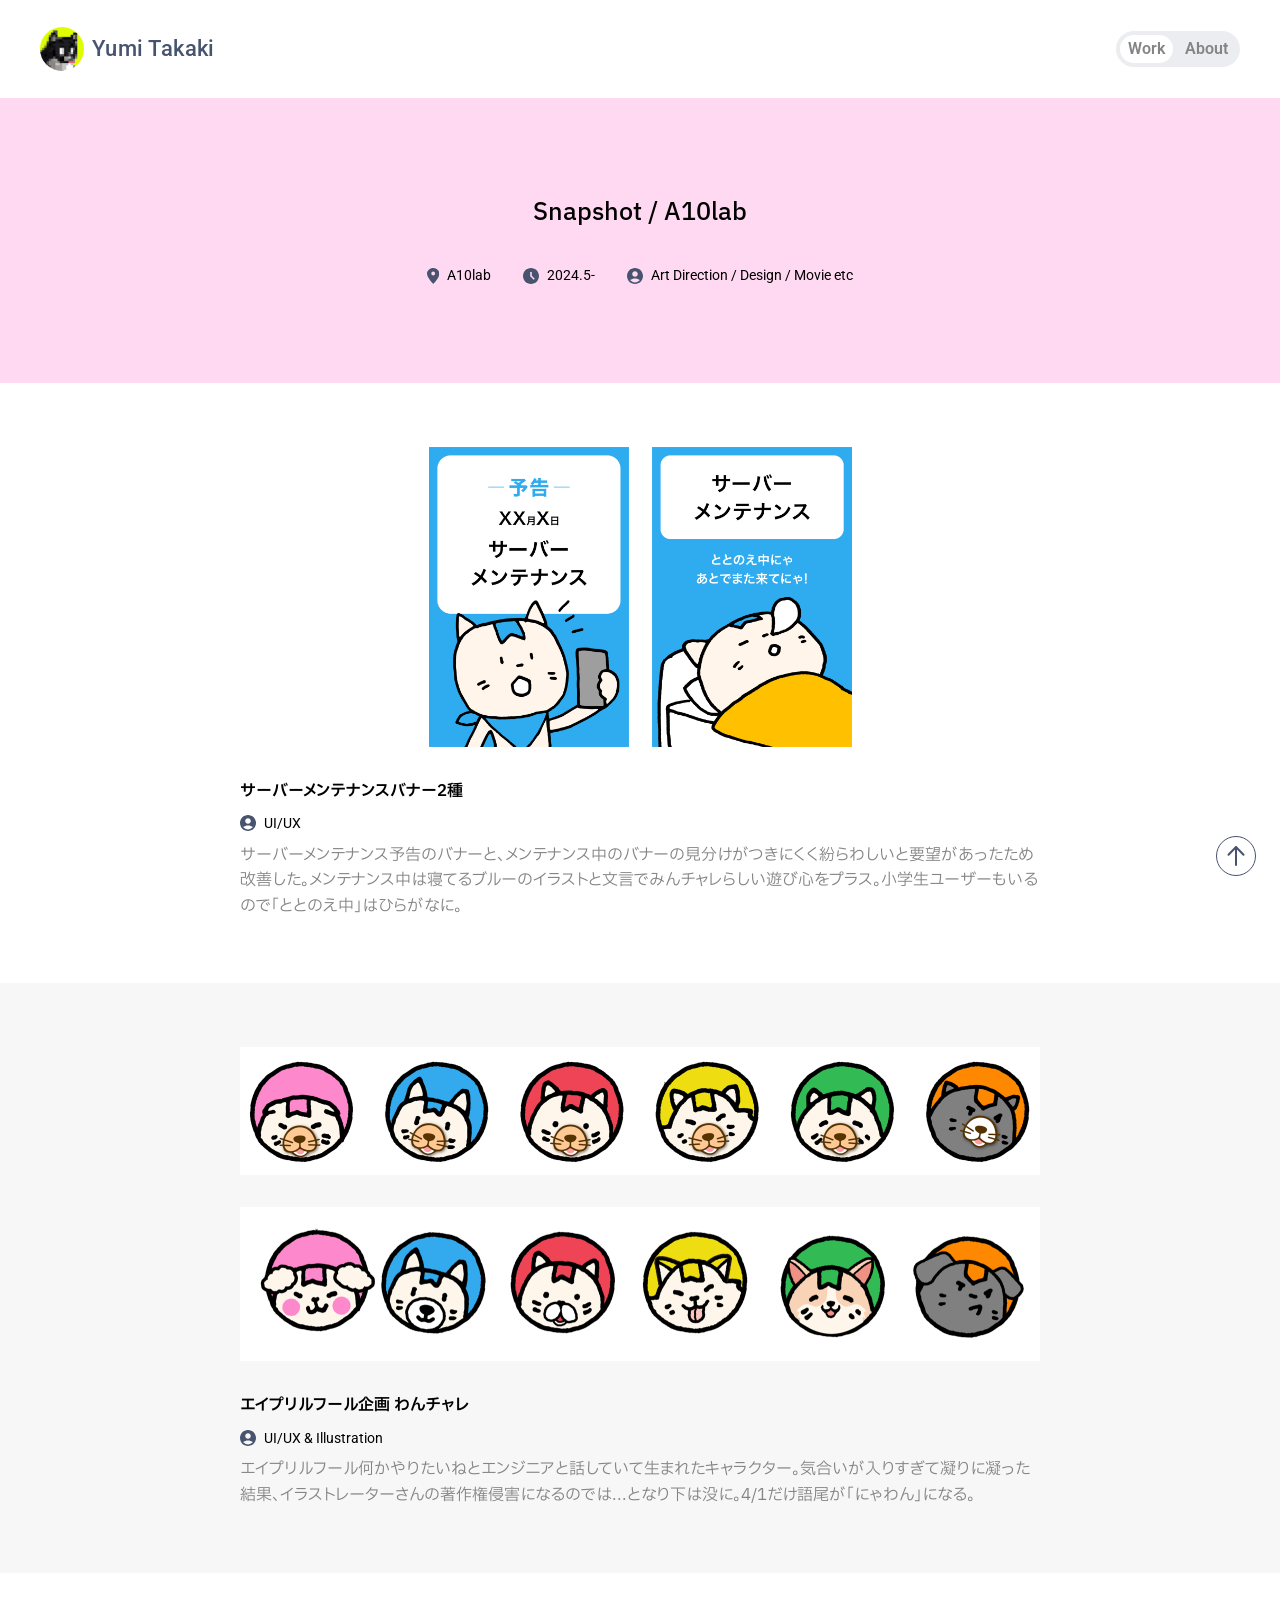
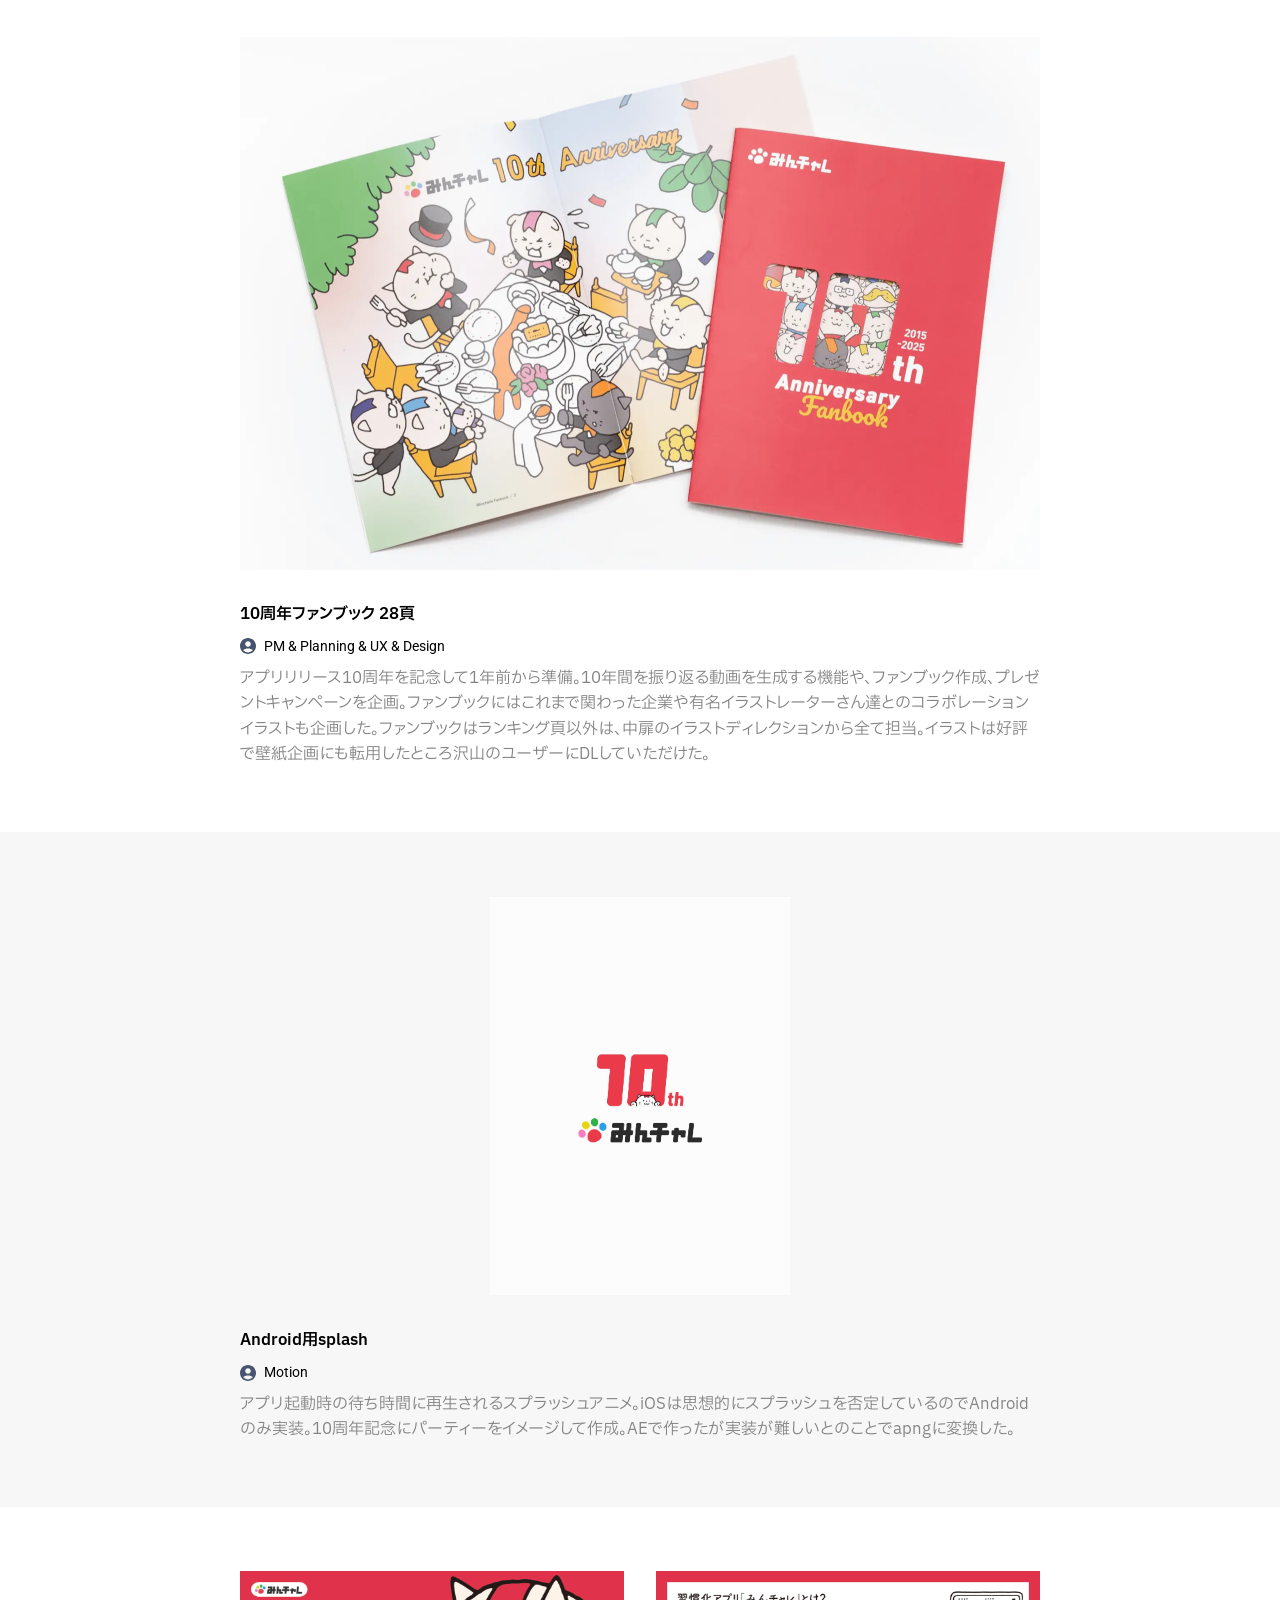
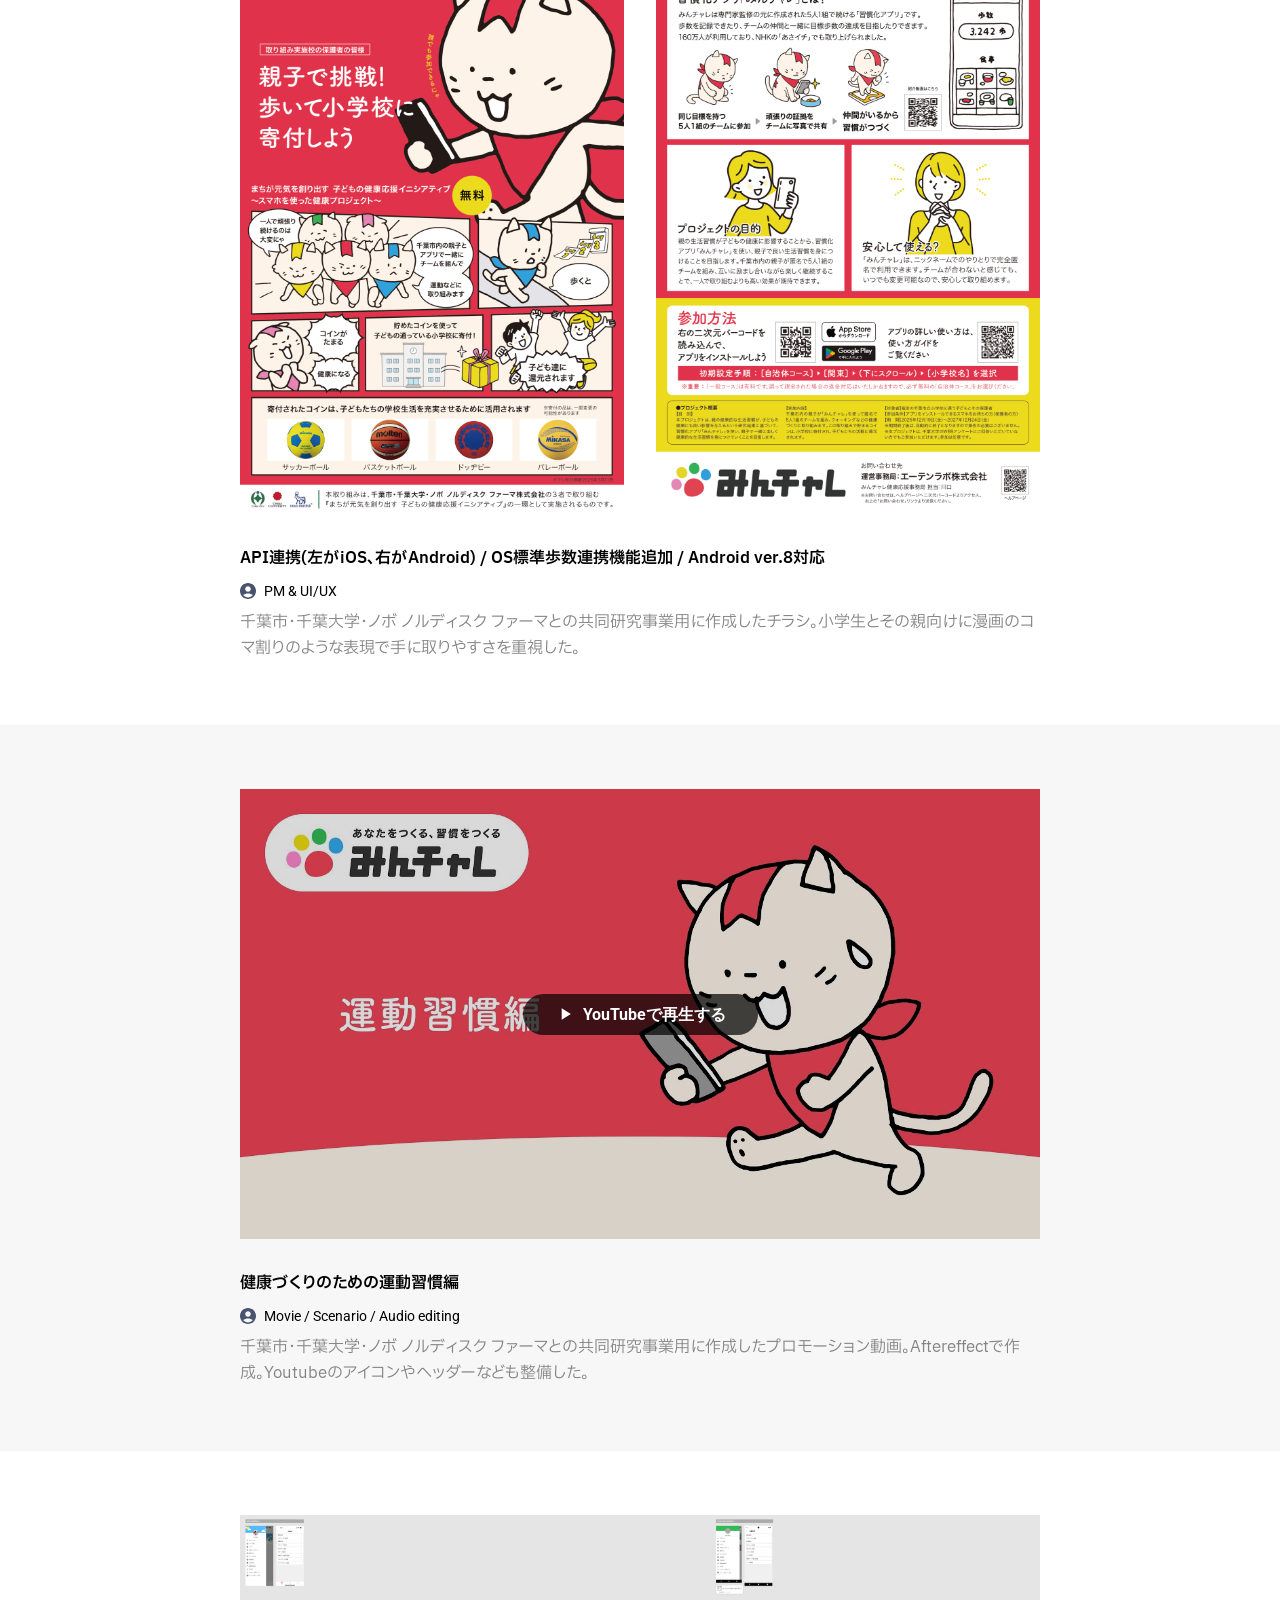
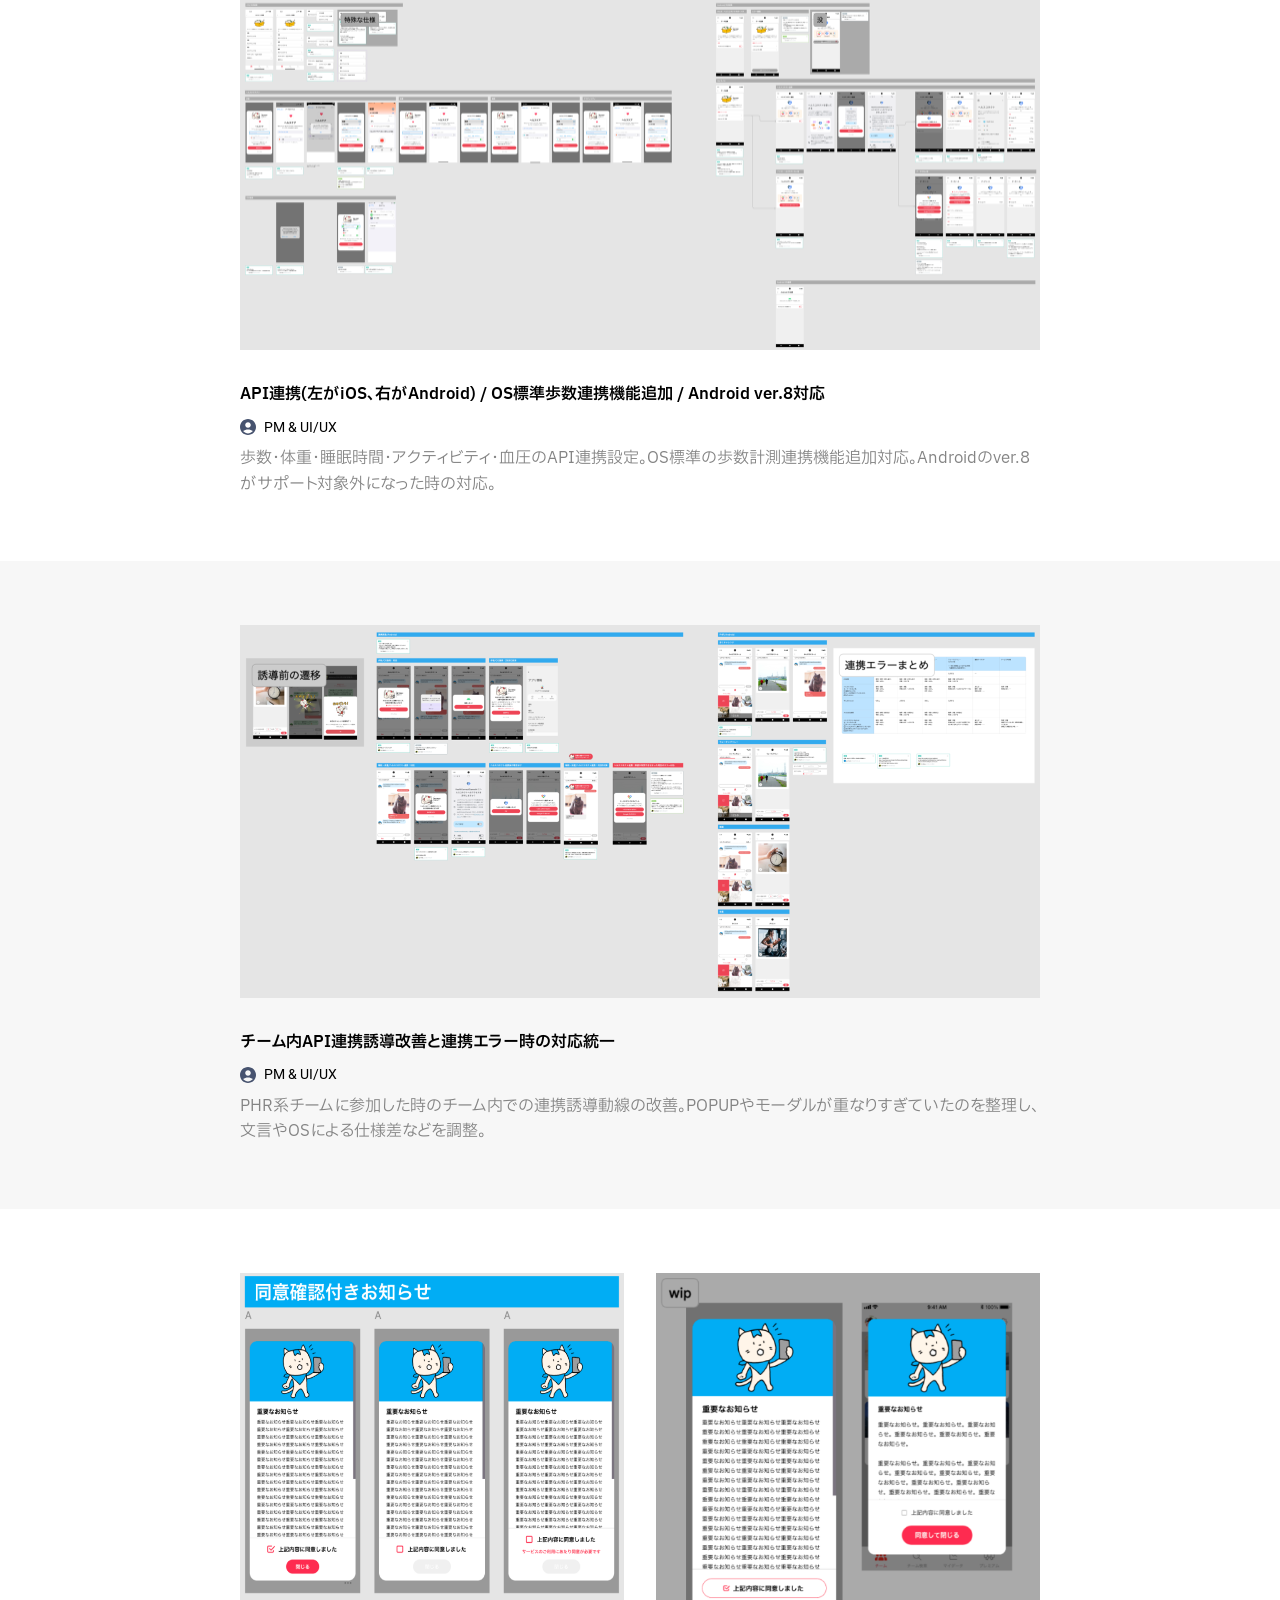
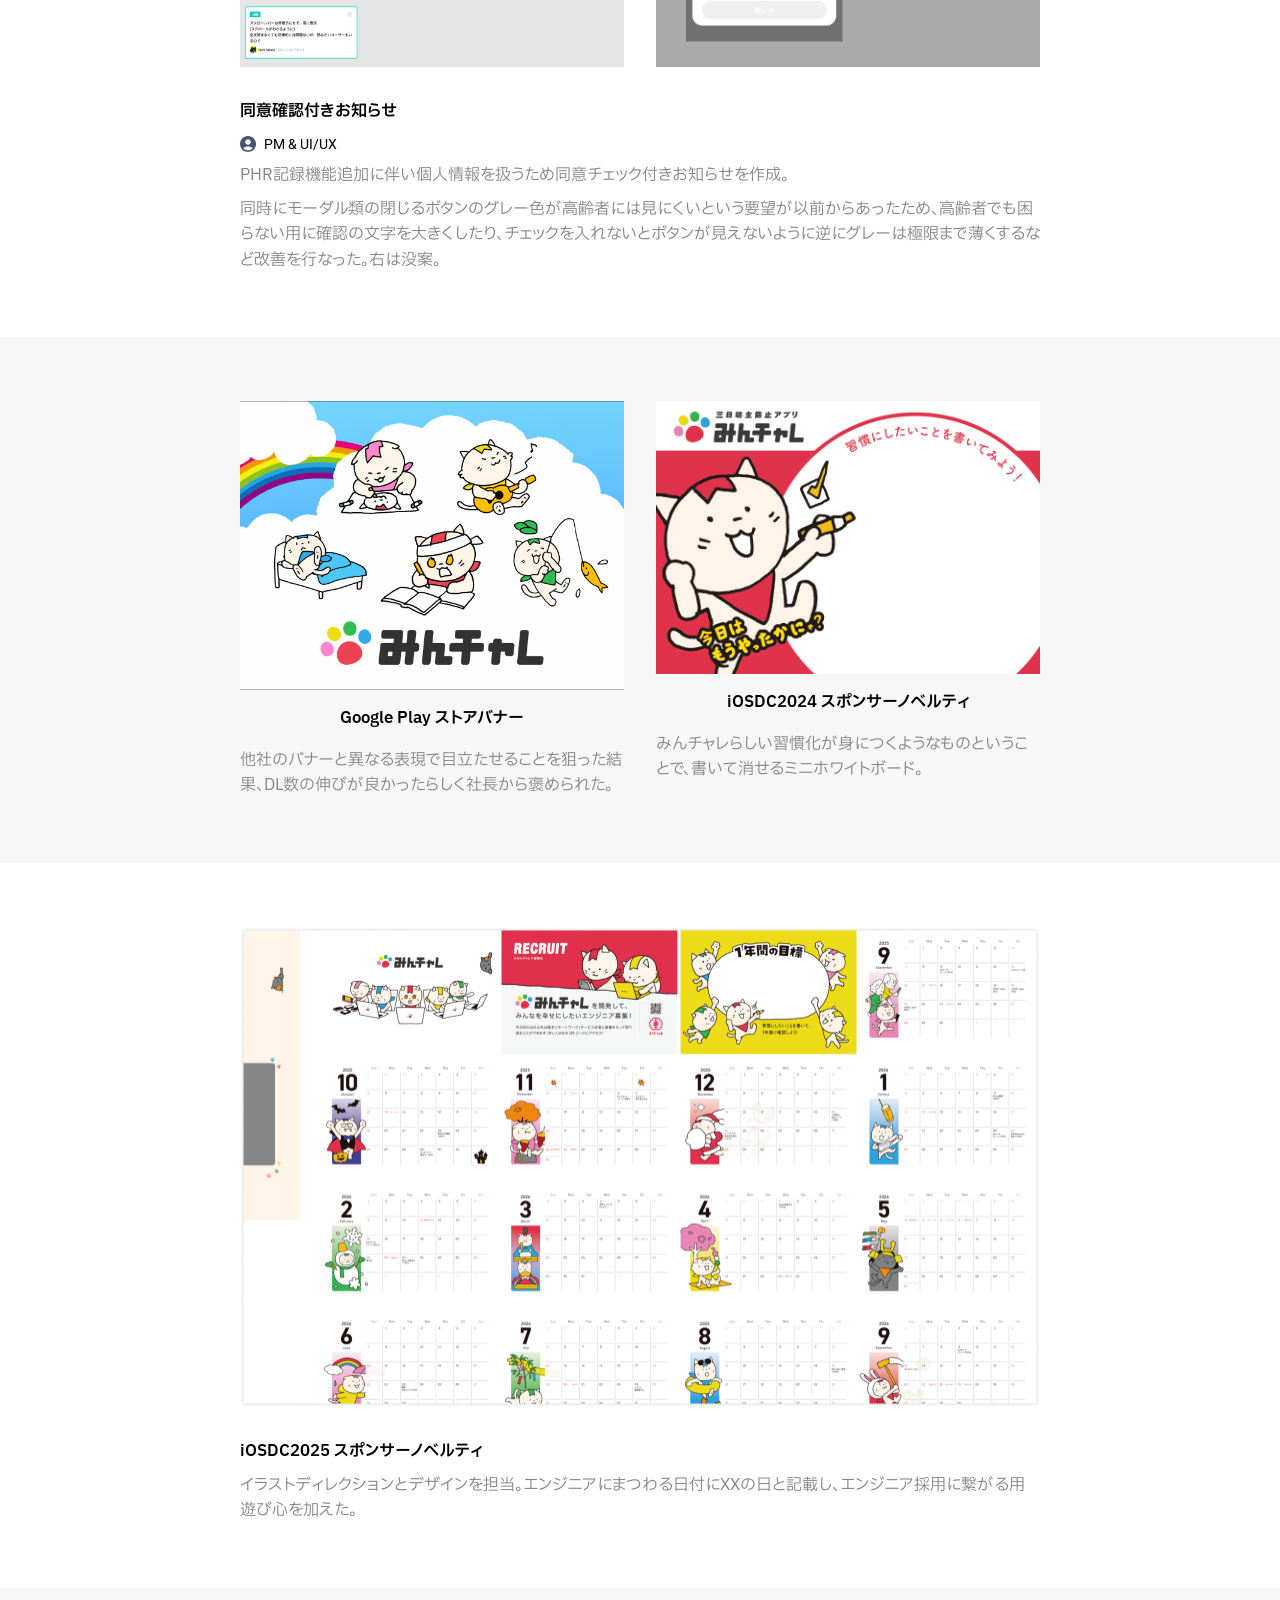
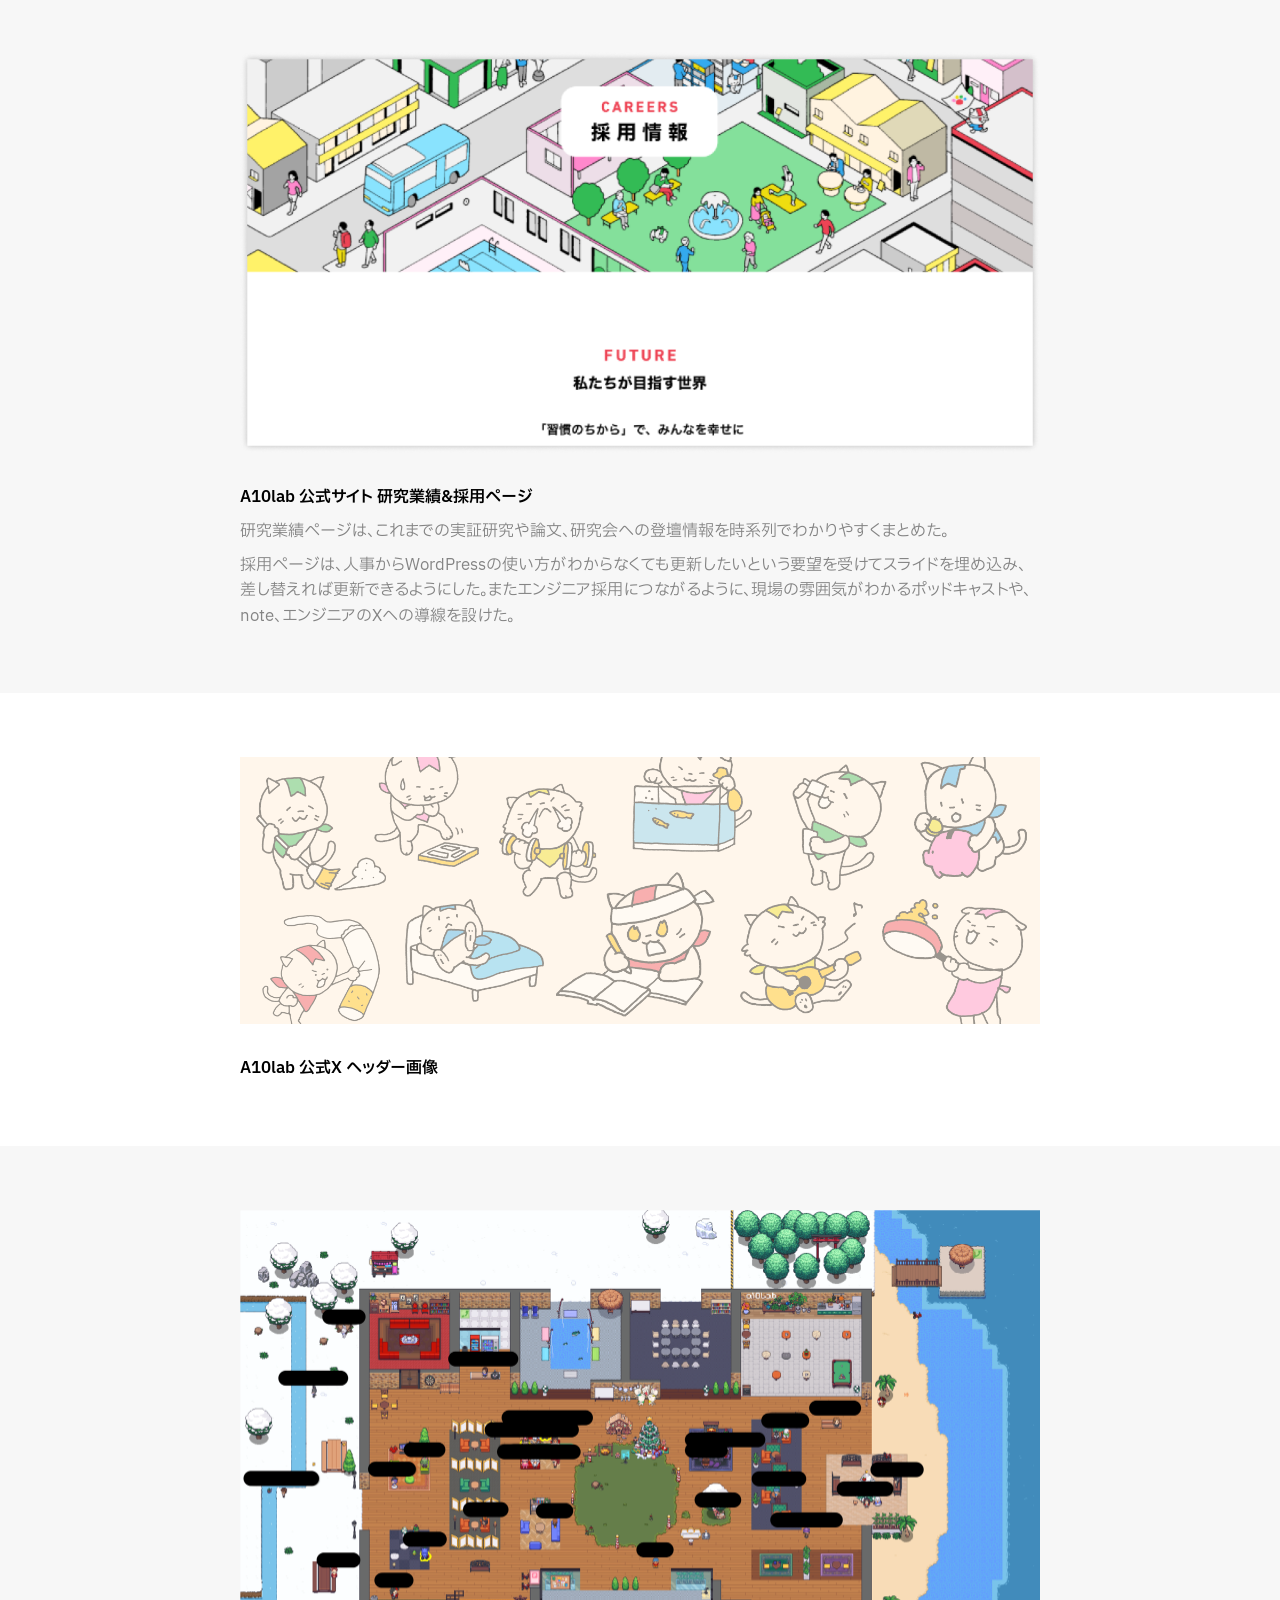
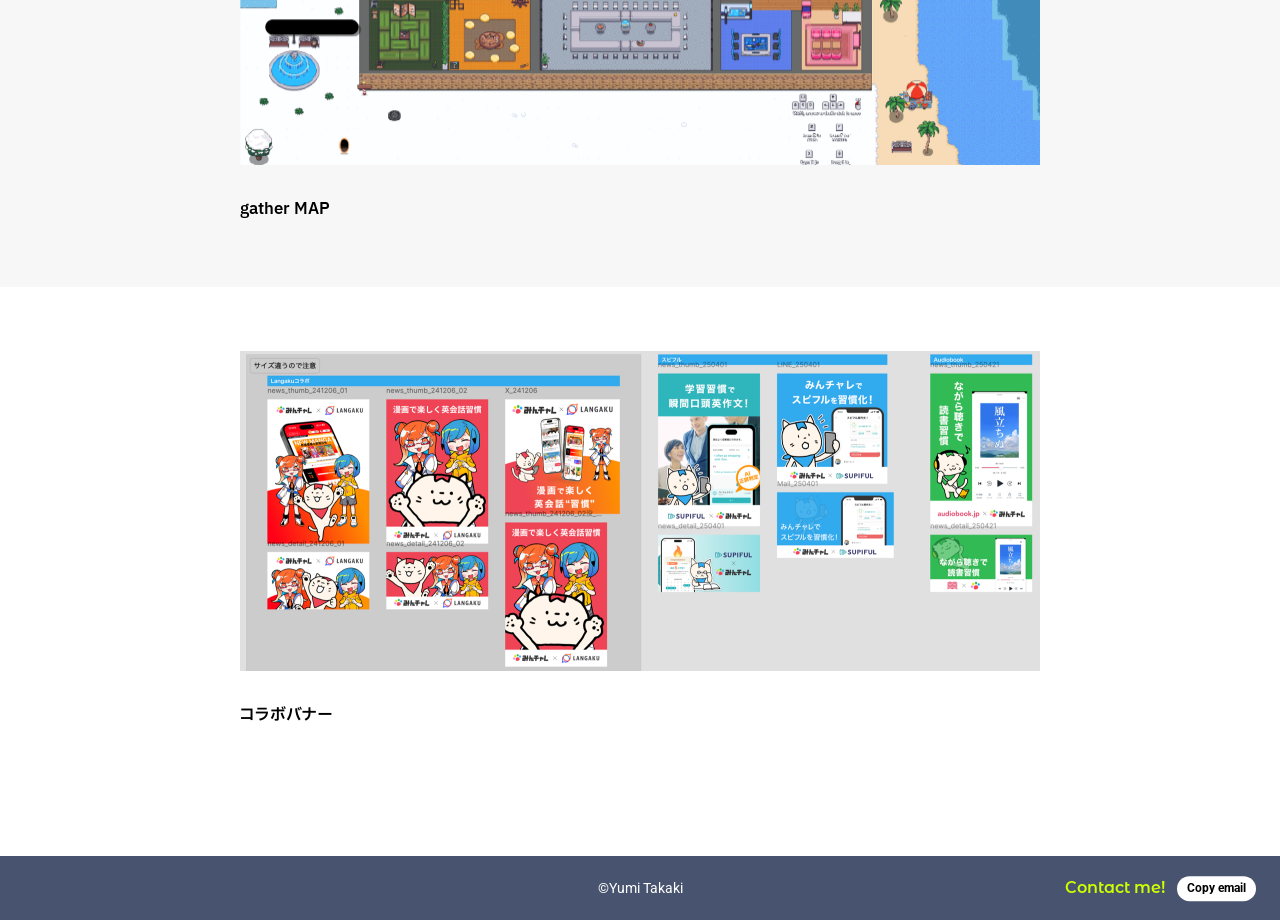
<file: work-04.html>
<!DOCTYPE html>
<html lang="ja">
<head>
<meta name="robots" content="noindex, nofollow">
<meta charset="UTF-8">
<title>Snapshot / A10lab | Yumi Takaki</title>
<meta name="viewport" content="width=device-width, initial-scale=1.0">
<meta name="description" content="A10labでの制作実績集。UIバナー、イラスト、動画、印刷物、Webサイトなど多岐にわたる制作物を紹介。">
<link rel="stylesheet" href="css/style.css">
<link rel="icon" href="./favicon.png" type="image/png">
<meta property="og:url" content="https://tkkym-git.github.io/portfolio/">
<meta property="og:image" content="https://tkkym-git.github.io/portfolio/ogp.png">
<meta property="og:site_name" content="ポートフォリオ">
<meta property="og:title" content="Snapshot / A10lab | Yumi Takaki">
<meta property="og:type" content="article">
<meta name="twitter:card" content="summary_large_image">
<meta name="twitter:image" content="https://tkkym-git.github.io/portfolio/ogp.png">

<style>
  /* ---------- work-04 scoped additions ---------- */
  /* Figma specifies no border-radius on any of this page's gallery images
     — the shared .gallery-media img rule (css/style.css) rounds them by
     default; override back to square corners here. */
  .gallery-media img { border-radius: 0; }
  /* SP: "サーバーメンテナンスバナー2種" は横幅いっぱいに広がって
     左右の余白が消えてしまうため、少し縮めて余白を作る。 */
  @media (max-width: 768px) {
    .gallery-media img.maintenance-banners {
      width: 85%;
      max-width: 85%;
      margin: 0 auto;
    }
  }
  /* SP: 最後の「コラボバナー」セクション下の余白を無くす。 */
  @media (max-width: 768px) {
    main > .gallery-item:last-of-type {
      padding-bottom: 0;
    }
  }
  .gallery-media a { display: block; max-width: 100%; }
  /* This video returns YouTube error 153 (embedded playback blocked by the
     owner's restrictions) even though its src/allow attributes were
     correct — no iframe fix resolves that server-side block. Falls back
     to a linked thumbnail that opens the video on YouTube instead. */
  .video-link {
    position: relative;
    display: block;
    width: 100%;
    aspect-ratio: 16 / 9;
    border-radius: 0;
    overflow: hidden;
  }
  .video-link img { width: 100%; height: 100%; object-fit: cover; display: block; }
  .video-link .play-badge {
    position: absolute;
    inset: 0;
    display: flex;
    align-items: center;
    justify-content: center;
    gap: var(--sp-s);
    background: rgba(0, 0, 0, 0.15);
    transition: background 0.2s ease;
  }
  .video-link:hover .play-badge { background: rgba(0, 0, 0, 0.3); }
  .video-link .play-badge-inner {
    display: flex;
    align-items: center;
    gap: var(--sp-s);
    background: rgba(0, 0, 0, 0.7);
    color: var(--color-text-white);
    font-family: var(--font-ui);
    font-weight: 700;
    font-size: var(--fs-body);
    padding: var(--sp-s) var(--sp-l);
    border-radius: 999px;
  }
  .video-link .play-badge svg { flex-shrink: 0; }
</style>
</head>
<body data-page="works">

  <header class="site-header">
    <a href="index.html" class="brand">
      <span class="icon"><img src="images/icons/avatar.png" alt="Yumi Takaki"></span>
      <span class="name num-ui">Yumi Takaki</span>
    </a>
    <nav class="site-nav">
      <a href="works.html" data-page="works">Work</a>
      <a href="about.html" data-page="about">About</a>
    </nav>
    <div class="updated num-ui">Last updated: 2026.8</div>
    <div class="sp-menu-wrap">
      <button class="sp-menu-toggle" type="button" aria-label="メニューを開く" aria-expanded="false" aria-controls="sp-menu-popup">
        <img class="sp-menu-cat" src="images/icons/sp-menu-cat-blueblack.svg" alt="">
        <span class="sp-menu-label">menu</span>
      </button>

      <div class="sp-menu-popup" id="sp-menu-popup" hidden>
        <button class="sp-menu-close" type="button" aria-label="メニューを閉じる">
          <img class="sp-menu-cat" src="images/icons/sp-menu-cat-white.svg" alt="">
          <span class="sp-menu-label">close</span>
          <img class="sp-menu-close-x" src="images/icons/sp-menu-close-x.svg" alt="">
        </button>
        <nav class="site-nav">
          <a href="works.html" data-page="works">Work</a>
          <a href="about.html" data-page="about">About</a>
        </nav>
      </div>
    </div>
  </header>

  <main>

    <div class="hero-color-band" style="background:rgba(255,128,207,0.3);">
      <div class="work-hero" style="padding:0;">
        <h1>Snapshot / A10lab</h1>
        <p class="info num-ui">
          <span class="item"><svg width="12.4" height="16" viewBox="0 0 14 18" fill="none"><path d="M7 0C3.42769 0 0 2.817 0 6.3C0 11.025 7 18 7 18C7 18 14 11.025 14 6.3C14 2.817 10.5723 0 7 0ZM7 8.55C5.83231 8.55 4.88462 7.542 4.88462 6.3C4.88462 5.058 5.83231 4.05 7 4.05C8.16769 4.05 9.11538 5.058 9.11538 6.3C9.11538 7.542 8.16769 8.55 7 8.55Z" fill="#47536F"/></svg>A10lab</span>
          <span class="item"><svg width="16" height="16" viewBox="0 0 16 16" fill="none"><path d="M7.992 0C3.576 0 0 3.584 0 8C0 12.416 3.576 16 7.992 16C12.416 16 16 12.416 16 8C16 3.584 12.416 0 7.992 0ZM10.632 11.768L7.2 8.328V4H8.8V7.672L11.768 10.64L10.632 11.768Z" fill="#47536F"/></svg>2024.5-</span>
          <span class="item"><svg width="16" height="16" viewBox="0 0 16 16" fill="none"><path d="M8 0C3.584 0 0 3.584 0 8C0 12.416 3.584 16 7.992 16C12.416 16 16 12.416 16 8C16 3.584 12.416 0 8 0ZM8 3.2C9.544 3.2 10.8 4.456 10.8 6C10.8 7.544 9.544 8.8 8 8.8C6.456 8.8 5.2 7.544 5.2 6C5.2 4.456 6.456 3.2 8 3.2ZM8 14.4C6.376 14.4 4.456 13.744 3.088 12.096C4.44 11.04 6.144 10.4 8 10.4C9.856 10.4 11.56 11.04 12.912 12.096C11.544 13.744 9.624 14.4 8 14.4Z" fill="#47536F"/></svg>Art Direction / Design / Movie etc</span>
        </p>
      </div>
    </div>

    <section class="gallery-item">
      <div class="gallery-inner">
        <div class="gallery-media"><img class="maintenance-banners" src="images/work-04/maintenance-banners.png" alt="サーバーメンテナンスバナー2種" style="max-width:423px;"></div>
        <div class="gallery-cap">
          <p class="gallery-title">サーバーメンテナンスバナー2種</p>
          <p class="gallery-role"><svg width="16" height="16" viewBox="0 0 16 16" fill="none"><path d="M8 0C3.584 0 0 3.584 0 8C0 12.416 3.584 16 7.992 16C12.416 16 16 12.416 16 8C16 3.584 12.416 0 8 0ZM8 3.2C9.544 3.2 10.8 4.456 10.8 6C10.8 7.544 9.544 8.8 8 8.8C6.456 8.8 5.2 7.544 5.2 6C5.2 4.456 6.456 3.2 8 3.2ZM8 14.4C6.376 14.4 4.456 13.744 3.088 12.096C4.44 11.04 6.144 10.4 8 10.4C9.856 10.4 11.56 11.04 12.912 12.096C11.544 13.744 9.624 14.4 8 14.4Z" fill="#47536F"/></svg>UI/UX</p>
          <div class="gallery-desc">
          <p>サーバーメンテナンス予告のバナーと、メンテナンス中のバナーの見分けがつきにくく紛らわしいと要望があったため改善した。メンテナンス中は寝てるブルーのイラストと文言でみんチャレらしい遊び心をプラス。小学生ユーザーもいるので「ととのえ中」はひらがなに。</p>
        </div>
        </div>
      </div>
    </section>

    <section class="gallery-item bg-gray">
      <div class="gallery-inner">
        <div class="gallery-media" style="flex-direction:column;"><img src="images/work-04/wanchalle-1.png" alt="エイプリルフール企画 わんチャレ バナー1"><img src="images/work-04/wanchalle-2.png" alt="エイプリルフール企画 わんチャレ バナー2"></div>
        <div class="gallery-cap">
          <p class="gallery-title">エイプリルフール企画 わんチャレ</p>
          <p class="gallery-role"><svg width="16" height="16" viewBox="0 0 16 16" fill="none"><path d="M8 0C3.584 0 0 3.584 0 8C0 12.416 3.584 16 7.992 16C12.416 16 16 12.416 16 8C16 3.584 12.416 0 8 0ZM8 3.2C9.544 3.2 10.8 4.456 10.8 6C10.8 7.544 9.544 8.8 8 8.8C6.456 8.8 5.2 7.544 5.2 6C5.2 4.456 6.456 3.2 8 3.2ZM8 14.4C6.376 14.4 4.456 13.744 3.088 12.096C4.44 11.04 6.144 10.4 8 10.4C9.856 10.4 11.56 11.04 12.912 12.096C11.544 13.744 9.624 14.4 8 14.4Z" fill="#47536F"/></svg>UI/UX &amp; Illustration</p>
          <div class="gallery-desc">
          <p>エイプリルフール何かやりたいねとエンジニアと話していて生まれたキャラクター。気合いが入りすぎて凝りに凝った結果、イラストレーターさんの著作権侵害になるのでは...となり下は没に。4/1だけ語尾が「にゃわん」になる。</p>
        </div>
        </div>
      </div>
    </section>

    <section class="gallery-item">
      <div class="gallery-inner">
        <div class="gallery-media"><img src="images/work-04/fanbook.png" alt="10周年ファンブック 28頁"></div>
        <div class="gallery-cap">
          <p class="gallery-title">10周年ファンブック 28頁</p>
          <p class="gallery-role"><svg width="16" height="16" viewBox="0 0 16 16" fill="none"><path d="M8 0C3.584 0 0 3.584 0 8C0 12.416 3.584 16 7.992 16C12.416 16 16 12.416 16 8C16 3.584 12.416 0 8 0ZM8 3.2C9.544 3.2 10.8 4.456 10.8 6C10.8 7.544 9.544 8.8 8 8.8C6.456 8.8 5.2 7.544 5.2 6C5.2 4.456 6.456 3.2 8 3.2ZM8 14.4C6.376 14.4 4.456 13.744 3.088 12.096C4.44 11.04 6.144 10.4 8 10.4C9.856 10.4 11.56 11.04 12.912 12.096C11.544 13.744 9.624 14.4 8 14.4Z" fill="#47536F"/></svg>PM &amp; Planning &amp; UX &amp; Design</p>
          <div class="gallery-desc">
          <p>アプリリリース10周年を記念して1年前から準備。10年間を振り返る動画を生成する機能や、ファンブック作成、プレゼントキャンペーンを企画。ファンブックにはこれまで関わった企業や有名イラストレーターさん達とのコラボレーションイラストも企画した。ファンブックはランキング頁以外は、中扉のイラストディレクションから全て担当。イラストは好評で壁紙企画にも転用したところ沢山のユーザーにDLしていただけた。</p>
        </div>
        </div>
      </div>
    </section>

    <section class="gallery-item bg-gray">
      <div class="gallery-inner">
        <div class="gallery-media">
          <div style="width:300px; height:400px; max-width:100%; overflow:hidden; display:flex; align-items:center; justify-content:center;">
            <img src="images/work-04/splash.gif" alt="Android用スプラッシュアニメーション" style="width:100%; height:100%; object-fit:cover; max-width:none;">
          </div>
        </div>
        <div class="gallery-cap">
          <p class="gallery-title">Android用splash</p>
          <p class="gallery-role"><svg width="16" height="16" viewBox="0 0 16 16" fill="none"><path d="M8 0C3.584 0 0 3.584 0 8C0 12.416 3.584 16 7.992 16C12.416 16 16 12.416 16 8C16 3.584 12.416 0 8 0ZM8 3.2C9.544 3.2 10.8 4.456 10.8 6C10.8 7.544 9.544 8.8 8 8.8C6.456 8.8 5.2 7.544 5.2 6C5.2 4.456 6.456 3.2 8 3.2ZM8 14.4C6.376 14.4 4.456 13.744 3.088 12.096C4.44 11.04 6.144 10.4 8 10.4C9.856 10.4 11.56 11.04 12.912 12.096C11.544 13.744 9.624 14.4 8 14.4Z" fill="#47536F"/></svg>Motion</p>
          <div class="gallery-desc">
          <p>アプリ起動時の待ち時間に再生されるスプラッシュアニメ。iOSは思想的にスプラッシュを否定しているのでAndroidのみ実装。10周年記念にパーティーをイメージして作成。AEで作ったが実装が難しいとのことでapngに変換した。</p>
        </div>
        </div>
      </div>
    </section>

    <section class="gallery-item">
      <div class="gallery-inner">
        <div class="gallery-media pair"><img src="images/work-04/flyer-1.png" alt="共同研究事業チラシ 表面"><img src="images/work-04/flyer-2.png" alt="共同研究事業チラシ 裏面"></div>
        <div class="gallery-cap">
          <p class="gallery-title">API連携(左がiOS、右がAndroid) / OS標準歩数連携機能追加 / Android ver.8対応</p>
          <p class="gallery-role"><svg width="16" height="16" viewBox="0 0 16 16" fill="none"><path d="M8 0C3.584 0 0 3.584 0 8C0 12.416 3.584 16 7.992 16C12.416 16 16 12.416 16 8C16 3.584 12.416 0 8 0ZM8 3.2C9.544 3.2 10.8 4.456 10.8 6C10.8 7.544 9.544 8.8 8 8.8C6.456 8.8 5.2 7.544 5.2 6C5.2 4.456 6.456 3.2 8 3.2ZM8 14.4C6.376 14.4 4.456 13.744 3.088 12.096C4.44 11.04 6.144 10.4 8 10.4C9.856 10.4 11.56 11.04 12.912 12.096C11.544 13.744 9.624 14.4 8 14.4Z" fill="#47536F"/></svg>PM &amp; UI/UX</p>
          <div class="gallery-desc">
          <p>千葉市・千葉大学・ノボ ノルディスク ファーマとの共同研究事業用に作成したチラシ。小学生とその親向けに漫画のコマ割りのような表現で手に取りやすさを重視した。</p>
        </div>
        </div>
      </div>
    </section>

    <section class="gallery-item bg-gray">
      <div class="gallery-inner">
        <div class="gallery-media">
          <a class="video-link" href="https://youtu.be/LCsCZlD1t28" target="_blank" rel="noopener">
            <img src="images/work-04/promo-video-thumb.jpg" alt="健康づくりのための運動習慣編 プロモーション動画">
            <span class="play-badge">
              <span class="play-badge-inner">
                <svg width="20" height="20" viewBox="0 0 24 24" fill="none"><path d="M8 5v14l11-7-11-7z" fill="currentColor"/></svg>
                YouTubeで再生する
              </span>
            </span>
          </a>
        </div>
        <div class="gallery-cap">
          <p class="gallery-title">健康づくりのための運動習慣編</p>
          <p class="gallery-role"><svg width="16" height="16" viewBox="0 0 16 16" fill="none"><path d="M8 0C3.584 0 0 3.584 0 8C0 12.416 3.584 16 7.992 16C12.416 16 16 12.416 16 8C16 3.584 12.416 0 8 0ZM8 3.2C9.544 3.2 10.8 4.456 10.8 6C10.8 7.544 9.544 8.8 8 8.8C6.456 8.8 5.2 7.544 5.2 6C5.2 4.456 6.456 3.2 8 3.2ZM8 14.4C6.376 14.4 4.456 13.744 3.088 12.096C4.44 11.04 6.144 10.4 8 10.4C9.856 10.4 11.56 11.04 12.912 12.096C11.544 13.744 9.624 14.4 8 14.4Z" fill="#47536F"/></svg>Movie / Scenario / Audio editing</p>
          <div class="gallery-desc">
          <p>千葉市・千葉大学・ノボ ノルディスク ファーマとの共同研究事業用に作成したプロモーション動画。Aftereffectで作成。Youtubeのアイコンやヘッダーなども整備した。</p>
        </div>
        </div>
      </div>
    </section>

    <section class="gallery-item">
      <div class="gallery-inner">
        <div class="gallery-media"><img src="images/work-04/api-integration-1.png" alt="API連携設定画面(左がiOS、右がAndroid)"></div>
        <div class="gallery-cap">
          <p class="gallery-title">API連携(左がiOS、右がAndroid) / OS標準歩数連携機能追加 / Android ver.8対応</p>
          <p class="gallery-role"><svg width="16" height="16" viewBox="0 0 16 16" fill="none"><path d="M8 0C3.584 0 0 3.584 0 8C0 12.416 3.584 16 7.992 16C12.416 16 16 12.416 16 8C16 3.584 12.416 0 8 0ZM8 3.2C9.544 3.2 10.8 4.456 10.8 6C10.8 7.544 9.544 8.8 8 8.8C6.456 8.8 5.2 7.544 5.2 6C5.2 4.456 6.456 3.2 8 3.2ZM8 14.4C6.376 14.4 4.456 13.744 3.088 12.096C4.44 11.04 6.144 10.4 8 10.4C9.856 10.4 11.56 11.04 12.912 12.096C11.544 13.744 9.624 14.4 8 14.4Z" fill="#47536F"/></svg>PM &amp; UI/UX</p>
          <div class="gallery-desc">
          <p>歩数・体重・睡眠時間・アクティビティ・血圧のAPI連携設定。OS標準の歩数計測連携機能追加対応。Androidのver.8がサポート対象外になった時の対応。</p>
        </div>
        </div>
      </div>
    </section>

    <section class="gallery-item bg-gray">
      <div class="gallery-inner">
        <div class="gallery-media"><img src="images/work-04/api-integration-2.png" alt="チーム内API連携誘導画面"></div>
        <div class="gallery-cap">
          <p class="gallery-title">チーム内API連携誘導改善と連携エラー時の対応統一</p>
          <p class="gallery-role"><svg width="16" height="16" viewBox="0 0 16 16" fill="none"><path d="M8 0C3.584 0 0 3.584 0 8C0 12.416 3.584 16 7.992 16C12.416 16 16 12.416 16 8C16 3.584 12.416 0 8 0ZM8 3.2C9.544 3.2 10.8 4.456 10.8 6C10.8 7.544 9.544 8.8 8 8.8C6.456 8.8 5.2 7.544 5.2 6C5.2 4.456 6.456 3.2 8 3.2ZM8 14.4C6.376 14.4 4.456 13.744 3.088 12.096C4.44 11.04 6.144 10.4 8 10.4C9.856 10.4 11.56 11.04 12.912 12.096C11.544 13.744 9.624 14.4 8 14.4Z" fill="#47536F"/></svg>PM &amp; UI/UX</p>
          <div class="gallery-desc">
          <p>PHR系チームに参加した時のチーム内での連携誘導動線の改善。POPUPやモーダルが重なりすぎていたのを整理し、文言やOSによる仕様差などを調整。</p>
        </div>
        </div>
      </div>
    </section>

    <section class="gallery-item">
      <div class="gallery-inner">
        <div class="gallery-media pair"><img src="images/work-04/notice-modal-1.png" alt="同意確認付きお知らせ 採用案"><img src="images/work-04/notice-modal-2.png" alt="同意確認付きお知らせ 没案"></div>
        <div class="gallery-cap">
          <p class="gallery-title">同意確認付きお知らせ</p>
          <p class="gallery-role"><svg width="16" height="16" viewBox="0 0 16 16" fill="none"><path d="M8 0C3.584 0 0 3.584 0 8C0 12.416 3.584 16 7.992 16C12.416 16 16 12.416 16 8C16 3.584 12.416 0 8 0ZM8 3.2C9.544 3.2 10.8 4.456 10.8 6C10.8 7.544 9.544 8.8 8 8.8C6.456 8.8 5.2 7.544 5.2 6C5.2 4.456 6.456 3.2 8 3.2ZM8 14.4C6.376 14.4 4.456 13.744 3.088 12.096C4.44 11.04 6.144 10.4 8 10.4C9.856 10.4 11.56 11.04 12.912 12.096C11.544 13.744 9.624 14.4 8 14.4Z" fill="#47536F"/></svg>PM &amp; UI/UX</p>
          <div class="gallery-desc">
          <p>PHR記録機能追加に伴い個人情報を扱うため同意チェック付きお知らせを作成。</p>
          <p>同時にモーダル類の閉じるボタンのグレー色が高齢者には見にくいという要望が以前からあったため、高齢者でも困らない用に確認の文字を大きくしたり、チェックを入れないとボタンが見えないように逆にグレーは極限まで薄くするなど改善を行なった。右は没案。</p>
        </div>
        </div>
      </div>
    </section>

    <section class="gallery-item bg-gray">
      <div class="gallery-inner" style="flex-direction:row; align-items:flex-start; gap: var(--sp-l); max-width: 800px;">
        <div style="flex:1; display:flex; flex-direction:column; align-items:center; gap: var(--sp-m);">
          <img src="images/work-04/googleplay-banner.png" alt="Google Play ストアバナー" style="max-width:100%;">
          <p class="gallery-title">Google Play ストアバナー</p>
          <p class="gallery-desc">他社のバナーと異なる表現で目立たせることを狙った結果、DL数の伸びが良かったらしく社長から褒められた。</p>
        </div>
        <div style="flex:1; display:flex; flex-direction:column; align-items:center; gap: var(--sp-m);">
          <img src="images/work-04/iosdc-whiteboard.png" alt="iOSDC2024 スポンサーノベルティ" style="max-width:100%;">
          <p class="gallery-title">iOSDC2024 スポンサーノベルティ</p>
          <p class="gallery-desc">みんチャレらしい習慣化が身につくようなものということで、書いて消せるミニホワイトボード。</p>
        </div>
      </div>
    </section>

    <section class="gallery-item">
      <div class="gallery-inner">
        <div class="gallery-media"><img src="images/work-04/iosdc2025-novelty.png" alt="iOSDC2025 スポンサーノベルティ"></div>
        <div class="gallery-cap">
          <p class="gallery-title">iOSDC2025 スポンサーノベルティ</p>
          
          <div class="gallery-desc">
          <p>イラストディレクションとデザインを担当。エンジニアにまつわる日付にXXの日と記載し、エンジニア採用に繋がる用遊び心を加えた。</p>
        </div>
        </div>
      </div>
    </section>

    <section class="gallery-item bg-gray">
      <div class="gallery-inner">
        <div class="gallery-media"><a href="https://a10lab.com/publication/" target="_blank" rel="noopener"><img src="images/work-04/a10lab-site.png" alt="A10lab 公式サイト 研究業績&採用ページ"></a></div>
        <div class="gallery-cap">
          <p class="gallery-title">A10lab 公式サイト 研究業績&amp;採用ページ</p>
          
          <div class="gallery-desc">
          <p>研究業績ページは、これまでの実証研究や論文、研究会への登壇情報を時系列でわかりやすくまとめた。</p>
          <p>採用ページは、人事からWordPressの使い方がわからなくても更新したいという要望を受けてスライドを埋め込み、差し替えれば更新できるようにした。またエンジニア採用につながるように、現場の雰囲気がわかるポッドキャストや、note、エンジニアのXへの導線を設けた。</p>
        </div>
        </div>
      </div>
    </section>

    <section class="gallery-item">
      <div class="gallery-inner">
        <div class="gallery-media"><img src="images/work-04/x-header.png" alt="A10lab 公式X ヘッダー画像"></div>
        <div class="gallery-cap">
          <p class="gallery-title">A10lab 公式X ヘッダー画像</p>
          
          
        </div>
      </div>
    </section>

    <section class="gallery-item bg-gray">
      <div class="gallery-inner">
        <div class="gallery-media"><img src="images/work-04/gathermap.png" alt="gather MAP"></div>
        <div class="gallery-cap">
          <p class="gallery-title">gather MAP</p>
          
          
        </div>
      </div>
    </section>

    <section class="gallery-item">
      <div class="gallery-inner">
        <div class="gallery-media"><img src="images/work-04/collab-banner.png" alt="コラボバナー"></div>
        <div class="gallery-cap">
          <p class="gallery-title">コラボバナー</p>
          
          
        </div>
      </div>
    </section>

  </main>

  <button type="button" class="page-top-btn" aria-label="ページの先頭に戻る">
    <svg width="40" height="40" viewBox="0 0 40 40" fill="none" xmlns="http://www.w3.org/2000/svg">
      <circle class="page-top-btn-circle" cx="20" cy="20" r="19.5" fill="white" stroke="#47536F"/>
      <path class="page-top-btn-arrow" d="M20.005 11V29M12.5 18.7143L20 11L27.5 18.7143" stroke="#47536F" stroke-width="2" stroke-linecap="round" stroke-linejoin="round"/>
    </svg>
  </button>

  <footer class="site-footer num-ui">
    <span class="footer-copy">©Yumi Takaki</span>
    <div class="footer-contact">
      <span class="footer-contact-label">Contact me!</span>
      <button class="copy-email" type="button" data-email="yumi.takaki.t@gmail.com">Copy email</button>
    </div>
  </footer>

  <script src="js/main.js"></script>
</body>
</html>
</file>
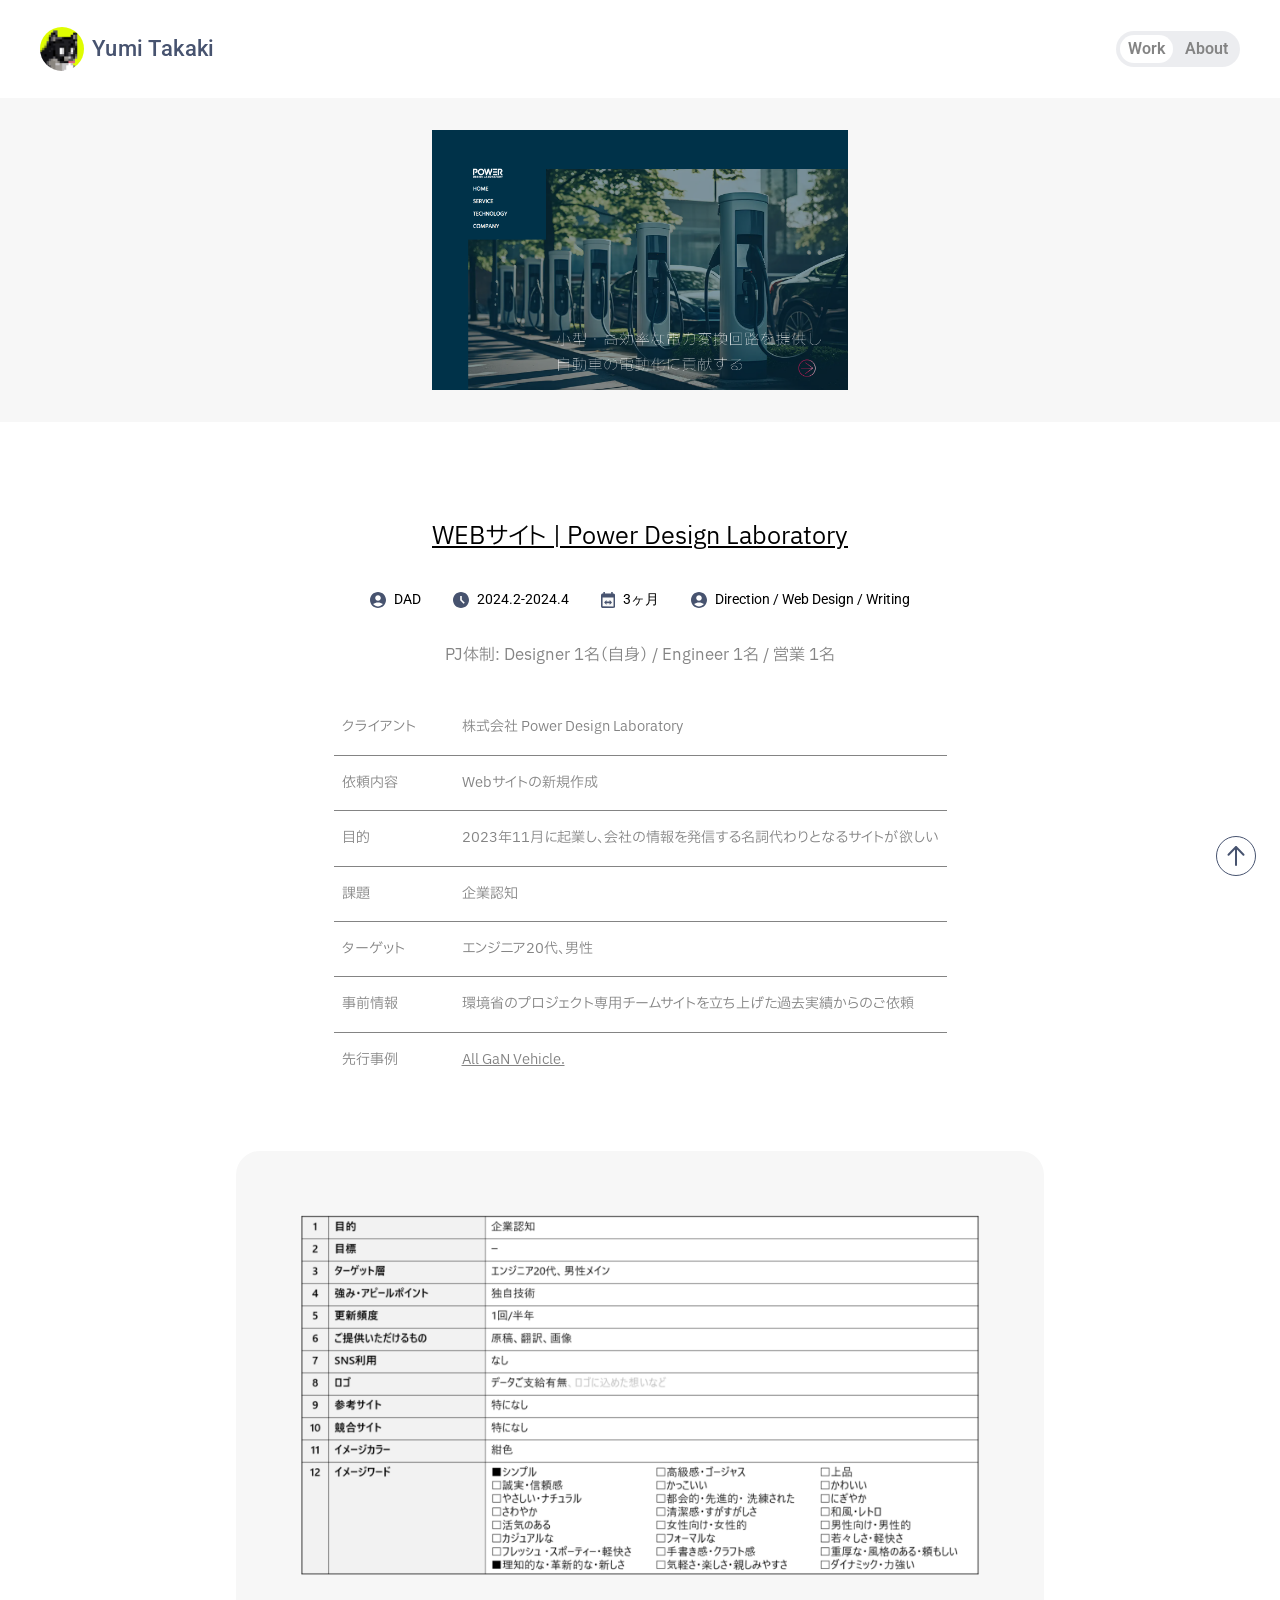
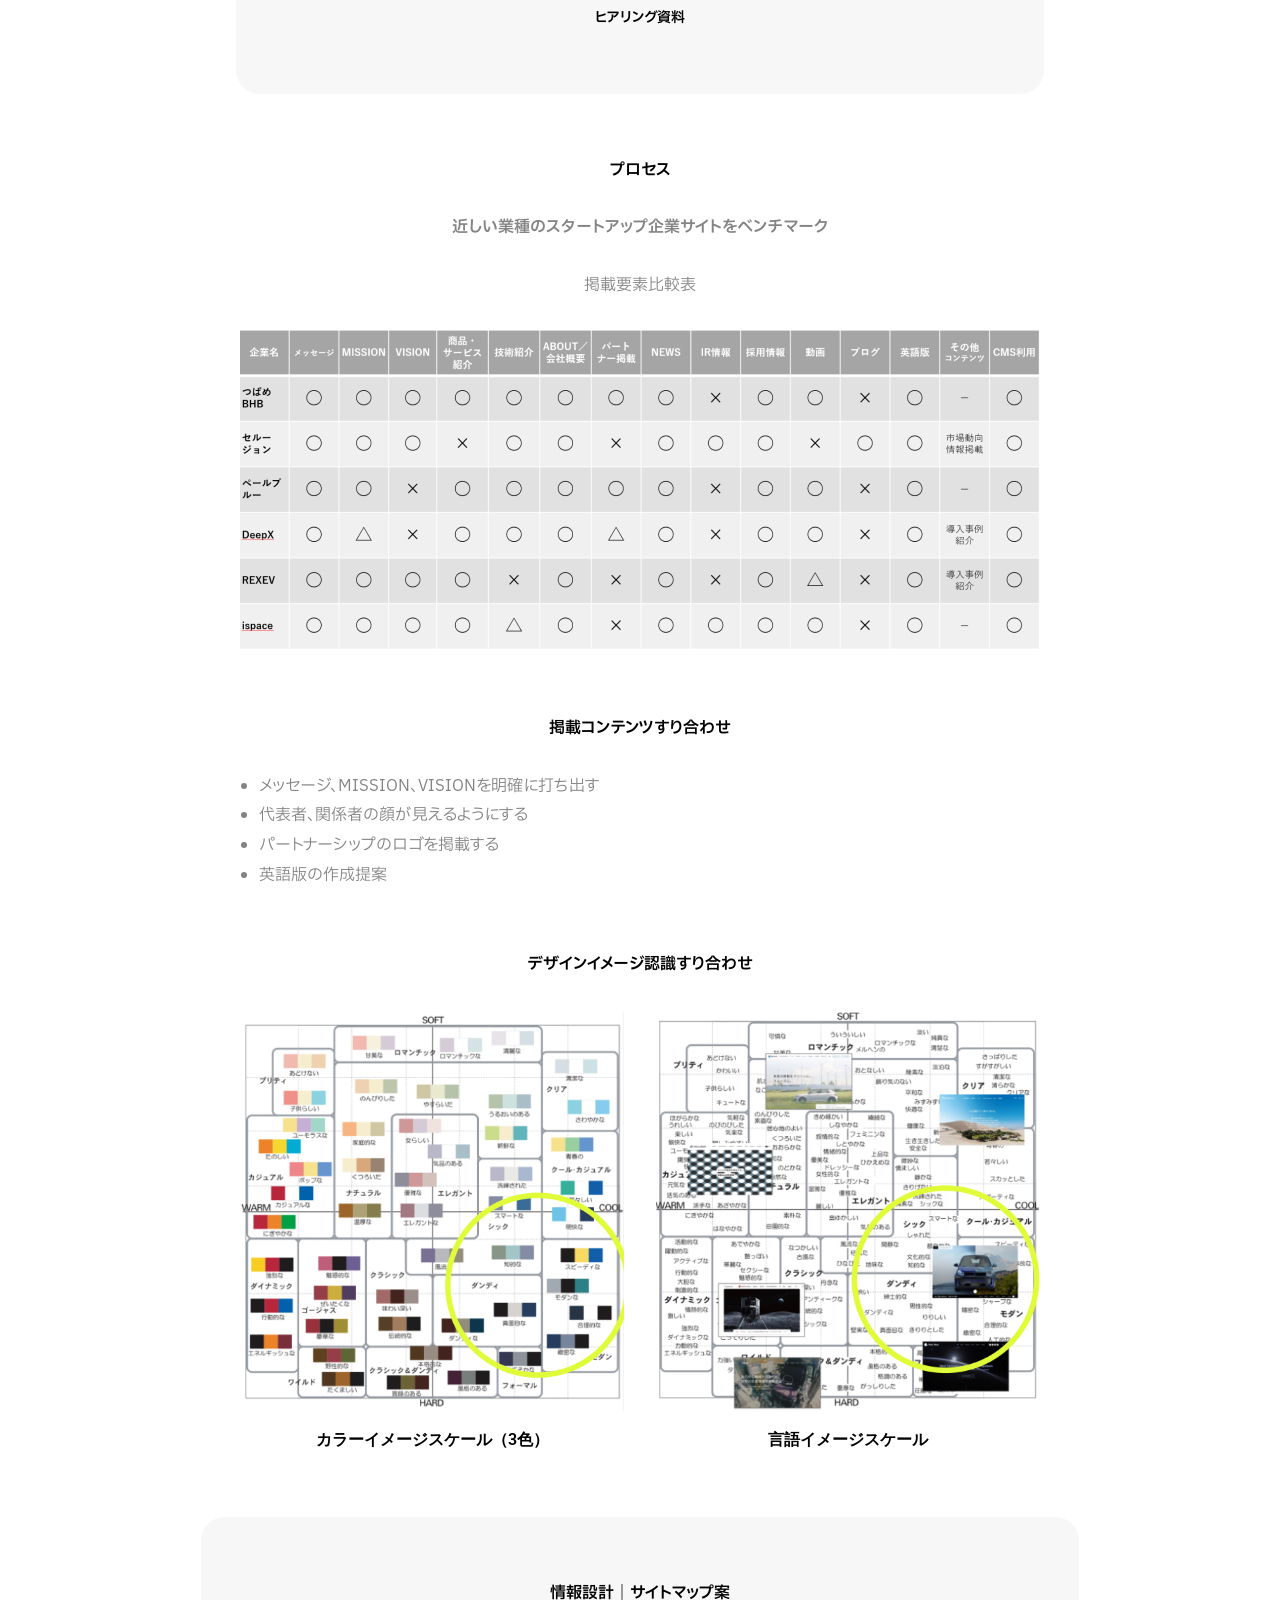
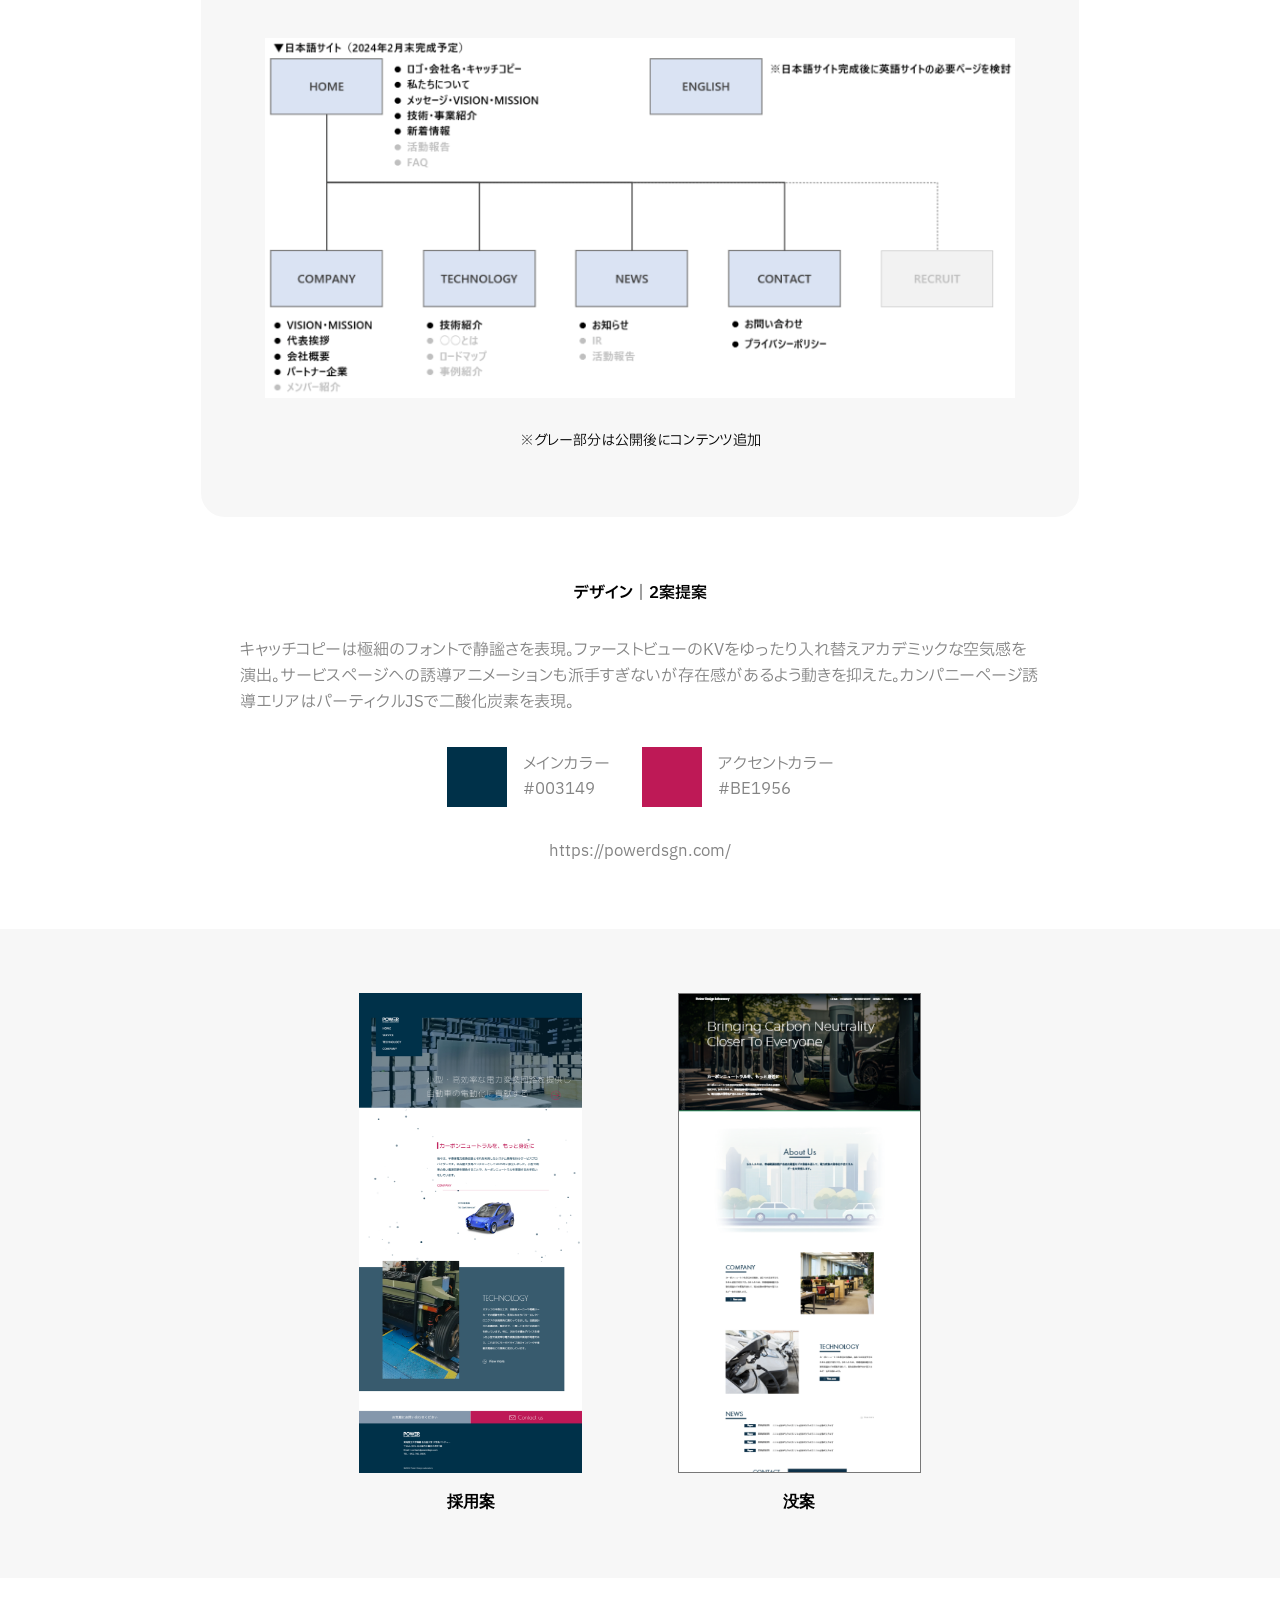
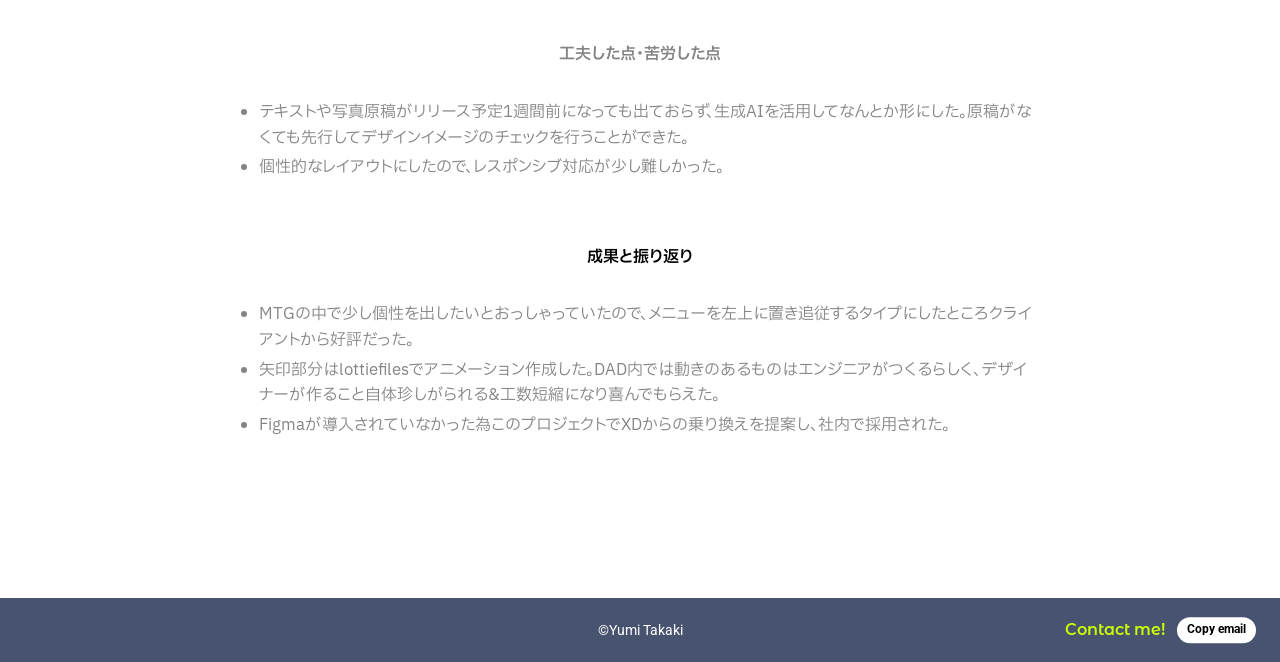
<file: work-05.html>
<!DOCTYPE html>
<html lang="ja">
<head>
<meta name="robots" content="noindex, nofollow">
<meta charset="UTF-8">
<title>Power Design Laboratory | Yumi Takaki</title>
<meta name="viewport" content="width=device-width, initial-scale=1.0">
<meta name="description" content="株式会社Power Design Laboratory コーポレートサイト新規制作のケーススタディ。ヒアリングからデザイン提案、実装連携までを担当。">
<link rel="stylesheet" href="css/style.css">
<link rel="icon" href="./favicon.png" type="image/png">
<meta property="og:url" content="https://tkkym-git.github.io/portfolio/">
<meta property="og:image" content="https://tkkym-git.github.io/portfolio/ogp.png">
<meta property="og:site_name" content="ポートフォリオ">
<meta property="og:title" content="Power Design Laboratory | Yumi Takaki">
<meta property="og:type" content="article">
<meta name="twitter:card" content="summary_large_image">
<meta name="twitter:image" content="https://tkkym-git.github.io/portfolio/ogp.png">

<style>
  /* ---------- work-05 scoped additions ---------- */
  /* Mirrors work-01's mobile-title line-break control and its .img-card
     mobile treatment (wider side padding, shorter image max-height with
     object-fit:contain instead of the shared 220px default). */
  .sp-only { display: none; }
  /* Figma specifies no border-radius anywhere on this page's images —
     the shared .img-card img rule (css/style.css) rounds them by default. */
  .img-card img { border-radius: 0; }
  /* Figma has both this page's figure captions ("ヒアリング資料" and
     "※グレー部分は公開後にコンテンツ追加") in text/primary (black), not the
     shared .img-card .cap gray default used on other work pages. */
  .img-card .cap { color: var(--color-text-primary); }
  @media (max-width: 768px) {
    .sp-only { display: inline; }
    /* Keep the hero band at a fixed 400px instead of the shared 720px
       min-height:0 collapse — the screenshot stays centered inside it. */
    .work-hero-band { min-height: 320px; }
    .work-hero-band img { height: 256px; }
    .img-card {
      width: 100%;
      padding-left: 32px;
      padding-right: 32px;
    }
    .img-card img {
      height: auto;
      max-height: 300px;
      width: auto;
      max-width: 100%;
      object-fit: contain;
      margin: 0 auto;
      display: block;
    }
    /* SP: match work-01's section-gap treatment — tighten the
       .work-content flex gap between hero/sections from 64px to 32px,
       without touching PC. */
    .work-content { gap: var(--sp-l); padding-top: 32px; padding-bottom: 0; }
  }
  /* Figma sizes this table to its own content (631px total: 120px label
     column + 511px value column) rather than stretching across the full
     800px reading column — width:auto lets each cell's text set the
     table's natural width instead of forcing it edge to edge. */
  .info-table {
    width: auto;
    max-width: 100%;
    border-collapse: collapse;
  }
  .info-table td {
    border-bottom: 1px solid var(--color-text-secondary);
    padding: var(--sp-m) var(--sp-s);
    font-size: var(--fs-caption);
    color: var(--color-text-secondary);
    vertical-align: top;
    /* .info-table sits inside .work-hero, which sets text-align:center;
       Figma has every cell left-aligned (items-start), so override it
       back here instead of inheriting the centered hero default. */
    text-align: left;
  }
  .info-table td:first-child {
    width: 120px;
    white-space: nowrap;
  }
  .info-table tr:last-child td { border-bottom: none; }
  .info-table a { color: var(--color-text-secondary); text-decoration: underline; }

  .compare-row {
    display: flex;
    gap: var(--sp-l);
    align-items: flex-end;
    width: 100%;
  }
  .compare-row > div {
    flex: 1;
    display: flex;
    flex-direction: column;
    align-items: center;
    gap: var(--sp-m);
  }
  .compare-row img { width: 100%; }
  .compare-row .cap {
    font-family: var(--font-ui);
    font-weight: 600;
    color: var(--color-text-primary);
    font-size: var(--fs-body);
    text-align: center;
  }

  .color-swatches {
    display: flex;
    gap: var(--sp-l);
    justify-content: center;
    flex-wrap: wrap;
  }
  .color-swatch { display: flex; align-items: center; gap: var(--sp-m); }
  .color-swatch .chip { width: 60px; height: 60px; flex-shrink: 0; }
  .color-swatch p { color: var(--color-text-secondary); font-size: var(--fs-body); margin: 0; }
  @media (max-width: 768px) {
    /* SPでは2つのcolor-swatchを縦積みにし、ブロック内は左揃え(チップの
       左端が揃う)にしつつ、ブロック全体は幅をコンテンツに合わせて
       中央寄せする。 */
    .color-swatches {
      flex-direction: column;
      align-items: flex-start;
      width: fit-content;
      margin: 0 auto;
    }
  }

  .mockup-compare {
    width: 100vw;
    margin-left: calc(-50vw + 50%);
    margin-right: calc(-50vw + 50%);
    background: var(--color-backgray);
    padding: var(--sp-xl) 20px;
    display: flex;
    gap: var(--sp-2xl);
    align-items: flex-end;
    justify-content: center;
    flex-wrap: wrap;
  }
  .mockup-compare figure { margin: 0; display: flex; flex-direction: column; align-items: center; gap: var(--sp-m); }
  .mockup-compare img { height: 480px; width: auto; max-width: 100%; }
  .mockup-compare figcaption {
    font-family: var(--font-ui);
    font-weight: 600;
    color: var(--color-text-primary);
    font-size: var(--fs-body);
  }
  @media (max-width: 600px) {
    .compare-row { flex-direction: column; }
  }
  @media (max-width: 720px) {
    .mockup-compare img { height: 320px; }
  }
</style>
</head>
<body data-page="works">

  <header class="site-header">
    <a href="index.html" class="brand">
      <span class="icon"><img src="images/icons/avatar.png" alt="Yumi Takaki"></span>
      <span class="name num-ui">Yumi Takaki</span>
    </a>
    <nav class="site-nav">
      <a href="works.html" data-page="works">Work</a>
      <a href="about.html" data-page="about">About</a>
    </nav>
    <div class="updated num-ui">Last updated: 2026.8</div>
    <div class="sp-menu-wrap">
      <button class="sp-menu-toggle" type="button" aria-label="メニューを開く" aria-expanded="false" aria-controls="sp-menu-popup">
        <img class="sp-menu-cat" src="images/icons/sp-menu-cat-blueblack.svg" alt="">
        <span class="sp-menu-label">menu</span>
      </button>

      <div class="sp-menu-popup" id="sp-menu-popup" hidden>
        <button class="sp-menu-close" type="button" aria-label="メニューを閉じる">
          <img class="sp-menu-cat" src="images/icons/sp-menu-cat-white.svg" alt="">
          <span class="sp-menu-label">close</span>
          <img class="sp-menu-close-x" src="images/icons/sp-menu-close-x.svg" alt="">
        </button>
        <nav class="site-nav">
          <a href="works.html" data-page="works">Work</a>
          <a href="about.html" data-page="about">About</a>
        </nav>
      </div>
    </div>
  </header>

  <main>

    <div class="work-hero-band" style="background:#f7f7f7;">
      <img src="images/work-05/hero-site.png" alt="Power Design Laboratory コーポレートサイトのスクリーンショット">
    </div>

    <div class="work-content">

      <section class="work-hero" style="padding:0;">
        <a href="https://powerdsgn.com/" target="_blank" rel="noopener" style="font-family:var(--font-jp); font-size:24px; color:var(--color-text-primary); text-decoration:underline;">WEBサイト |<br class="sp-only"> Power Design Laboratory </a>
        <p class="info num-ui">
          <span class="item"><svg width="16" height="16" viewBox="0 0 16 16" fill="none"><path d="M8 0C3.584 0 0 3.584 0 8C0 12.416 3.584 16 7.992 16C12.416 16 16 12.416 16 8C16 3.584 12.416 0 8 0ZM8 3.2C9.544 3.2 10.8 4.456 10.8 6C10.8 7.544 9.544 8.8 8 8.8C6.456 8.8 5.2 7.544 5.2 6C5.2 4.456 6.456 3.2 8 3.2ZM8 14.4C6.376 14.4 4.456 13.744 3.088 12.096C4.44 11.04 6.144 10.4 8 10.4C9.856 10.4 11.56 11.04 12.912 12.096C11.544 13.744 9.624 14.4 8 14.4Z" fill="#47536F"/></svg>DAD</span>
          <span class="item"><svg width="16" height="16" viewBox="0 0 16 16" fill="none"><path d="M7.992 0C3.576 0 0 3.584 0 8C0 12.416 3.576 16 7.992 16C12.416 16 16 12.416 16 8C16 3.584 12.416 0 7.992 0ZM10.632 11.768L7.2 8.328V4H8.8V7.672L11.768 10.64L10.632 11.768Z" fill="#47536F"/></svg>2024.2-2024.4</span>
          <span class="item"><svg width="14.1" height="16" viewBox="0 0 15 17" fill="none"><path d="M2.51072 0L4.1727 0.00436242L4.16962 1.6892C4.91437 1.70561 5.70909 1.69204 6.45697 1.69215L10.8399 1.69106C10.8219 1.18184 10.8323 0.514125 10.8447 0.00201844L12.4926 0.00303842C12.5048 0.556186 12.498 1.13718 12.4981 1.69154C12.9118 1.69135 13.4723 1.66717 13.858 1.78997C14.2724 1.92487 14.6172 2.22236 14.8163 2.61681C14.957 2.8922 14.9935 3.18042 14.9963 3.48756C15.0015 4.05642 14.9998 4.62533 14.9995 5.19423L14.9995 12.9218C14.9998 13.6945 15.0012 14.4666 14.994 15.2392C14.9872 15.9782 14.679 16.4917 14.0345 16.8326C13.7531 16.9724 13.3387 16.9935 13.0307 16.9956L2.85748 16.9964C2.35755 16.9969 1.80568 17.0192 1.31475 16.9468C1.04309 16.9067 0.693502 16.6912 0.498897 16.4911C0.0144176 15.9932 0.00339418 15.4809 0.00228762 14.8225L0.00243666 4.49856C0.00230898 4.15009 -0.0139701 3.44381 0.0393573 3.11585C0.0935147 2.76543 0.255987 2.44184 0.503111 2.19221C1.07133 1.61519 1.75948 1.69039 2.5064 1.69167L2.51072 0Z" fill="#47536F"/><path d="M1.67959 5.94933L13.3359 5.94911C13.3692 9.0389 13.3371 12.1909 13.337 15.2858L1.6784 15.2836L1.67648 11.3248L1.67959 5.94933Z" fill="#F9F9F8"/><path d="M5.82243 8.50687C5.85037 8.54519 5.8405 10.0139 5.84178 10.1881C6.65246 10.2223 7.48522 10.183 8.29848 10.1978C8.58384 10.203 8.88478 10.2005 9.16889 10.1861L9.17093 8.47711C9.36556 8.72459 10.024 9.36236 10.2779 9.6211L11.1933 10.5518C11.3438 10.7048 11.5224 10.902 11.6785 11.042C10.8466 11.8574 10.0355 12.7334 9.20432 13.5569C9.1957 13.5446 9.18521 13.5296 9.17285 13.512C9.16259 13.0401 9.16951 12.353 9.17119 11.8979L5.84261 11.8972C5.83461 12.3532 5.81984 13.1499 5.84942 13.5841C5.64138 13.4171 5.20229 12.944 4.99488 12.7325L3.3419 11.0447C3.95704 10.4521 4.54387 9.78815 5.1571 9.18913C5.36828 8.98284 5.6374 8.73169 5.82243 8.50687Z" fill="#47536F"/></svg>3ヶ月</span>
          <span class="item"><svg width="16" height="16" viewBox="0 0 16 16" fill="none"><path d="M8 0C3.584 0 0 3.584 0 8C0 12.416 3.584 16 7.992 16C12.416 16 16 12.416 16 8C16 3.584 12.416 0 8 0ZM8 3.2C9.544 3.2 10.8 4.456 10.8 6C10.8 7.544 9.544 8.8 8 8.8C6.456 8.8 5.2 7.544 5.2 6C5.2 4.456 6.456 3.2 8 3.2ZM8 14.4C6.376 14.4 4.456 13.744 3.088 12.096C4.44 11.04 6.144 10.4 8 10.4C9.856 10.4 11.56 11.04 12.912 12.096C11.544 13.744 9.624 14.4 8 14.4Z" fill="#47536F"/></svg>Direction / Web Design / Writing</span>
        </p>
        <p class="note note-narrow">PJ体制: Designer 1名（自身） / Engineer 1名 / 営業 1名</p>

        <table class="info-table">
          <tr><td>クライアント</td><td>株式会社 Power Design Laboratory</td></tr>
          <tr><td>依頼内容</td><td>Webサイトの新規作成</td></tr>
          <tr><td>目的</td><td>2023年11月に起業し、会社の情報を発信する名詞代わりとなるサイトが欲しい</td></tr>
          <tr><td>課題</td><td>企業認知</td></tr>
          <tr><td>ターゲット</td><td>エンジニア20代、男性</td></tr>
          <tr><td>事前情報</td><td>環境省のプロジェクト専用チームサイトを立ち上げた過去実績からのご依頼</td></tr>
          <tr><td>先行事例</td><td><a href="https://www.gan-vehicle.jp/" target="_blank" rel="noopener">All GaN Vehicle.</a></td></tr>
        </table>
      </section>

      <section class="work-img-section">
        <div class="img-card">
          <img src="images/work-05/hearing-doc.png" alt="ヒアリング資料のスクリーンショット">
          <p class="cap" style="font-weight:600;">ヒアリング資料</p>
        </div>
      </section>

      <section class="work-section">
        <h2>プロセス</h2>
        <p style="font-weight:600; color:var(--color-text-secondary); text-align:center;">近しい業種のスタートアップ企業サイトをベンチマーク</p>
        <p style="text-align:center;">掲載要素比較表</p>
        <img src="images/work-05/content-comparison-table.png" alt="掲載要素比較表" style="width:100%;">
      </section>

      <section class="work-section">
        <h2>掲載コンテンツすり合わせ</h2>
        <ul>
          <li>メッセージ、MISSION、VISIONを明確に打ち出す</li>
          <li>代表者、関係者の顔が見えるようにする</li>
          <li>パートナーシップのロゴを掲載する</li>
          <li>英語版の作成提案</li>
        </ul>
      </section>

      <section class="work-section">
        <h2>デザインイメージ認識すり合わせ</h2>
        <div class="compare-row">
          <div>
            <img src="images/work-05/color-image-scale.png" alt="カラーイメージスケール(3色)">
            <p class="cap">カラーイメージスケール（3色）</p>
          </div>
          <div>
            <img src="images/work-05/language-image-scale.png" alt="言語イメージスケール">
            <p class="cap">言語イメージスケール</p>
          </div>
        </div>
      </section>

      <section class="work-img-section">
        <div class="img-card">
          <p style="font-weight:600; color:var(--color-text-primary);">情報設計｜サイトマップ案</p>
          <img src="images/work-05/sitemap.png" alt="情報設計 サイトマップ案">
          <p class="cap">※グレー部分は公開後にコンテンツ追加</p>
        </div>
      </section>

      <section class="work-section">
        <h2>デザイン｜2案提案</h2>
        <p>
          キャッチコピーは極細のフォントで静謐さを表現。ファーストビューのKVをゆったり入れ替えアカデミックな空気感を演出。サービスページへの誘導アニメーションも派手すぎないが存在感があるよう動きを抑えた。カンパニーページ誘導エリアはパーティクルJSで二酸化炭素を表現。
        </p>
        <div class="color-swatches">
          <div class="color-swatch"><span class="chip" style="background:#003149;"></span><p>メインカラー<br>#003149</p></div>
          <div class="color-swatch"><span class="chip" style="background:#be1956;"></span><p>アクセントカラー<br>#BE1956</p></div>
        </div>
        <p style="text-align:center;">https://powerdsgn.com/</p>
      </section>

      <div class="mockup-compare">
        <figure>
          <img src="images/work-05/mockup-adopted.png" alt="デザイン提案 採用案">
          <figcaption>採用案</figcaption>
        </figure>
        <figure>
          <img src="images/work-05/mockup-rejected.png" alt="デザイン提案 没案" style="border:1px solid #787878;">
          <figcaption>没案</figcaption>
        </figure>
      </div>

      <section class="work-section">
        <h2 style="color:var(--color-text-secondary);">工夫した点・苦労した点</h2>
        <ul>
          <li>テキストや写真原稿がリリース予定1週間前になっても出ておらず、生成AIを活用してなんとか形にした。原稿がなくても先行してデザインイメージのチェックを行うことができた。</li>
          <li>個性的なレイアウトにしたので、レスポンシブ対応が少し難しかった。</li>
        </ul>
      </section>

      <section class="work-section">
        <h2>成果と振り返り</h2>
        <ul>
          <li>MTGの中で少し個性を出したいとおっしゃっていたので、メニューを左上に置き追従するタイプにしたところクライアントから好評だった。</li>
          <li>矢印部分はlottiefilesでアニメーション作成した。DAD内では動きのあるものはエンジニアがつくるらしく、デザイナーが作ること自体珍しがられる&工数短縮になり喜んでもらえた。</li>
          <li>Figmaが導入されていなかった為このプロジェクトでXDからの乗り換えを提案し、社内で採用された。</li>
        </ul>
      </section>

    </div>

  </main>

  <button type="button" class="page-top-btn" aria-label="ページの先頭に戻る">
    <svg width="40" height="40" viewBox="0 0 40 40" fill="none" xmlns="http://www.w3.org/2000/svg">
      <circle class="page-top-btn-circle" cx="20" cy="20" r="19.5" fill="white" stroke="#47536F"/>
      <path class="page-top-btn-arrow" d="M20.005 11V29M12.5 18.7143L20 11L27.5 18.7143" stroke="#47536F" stroke-width="2" stroke-linecap="round" stroke-linejoin="round"/>
    </svg>
  </button>

  <footer class="site-footer num-ui">
    <span class="footer-copy">©Yumi Takaki</span>
    <div class="footer-contact">
      <span class="footer-contact-label">Contact me!</span>
      <button class="copy-email" type="button" data-email="yumi.takaki.t@gmail.com">Copy email</button>
    </div>
  </footer>

  <script src="js/main.js"></script>
</body>
</html>
</file>
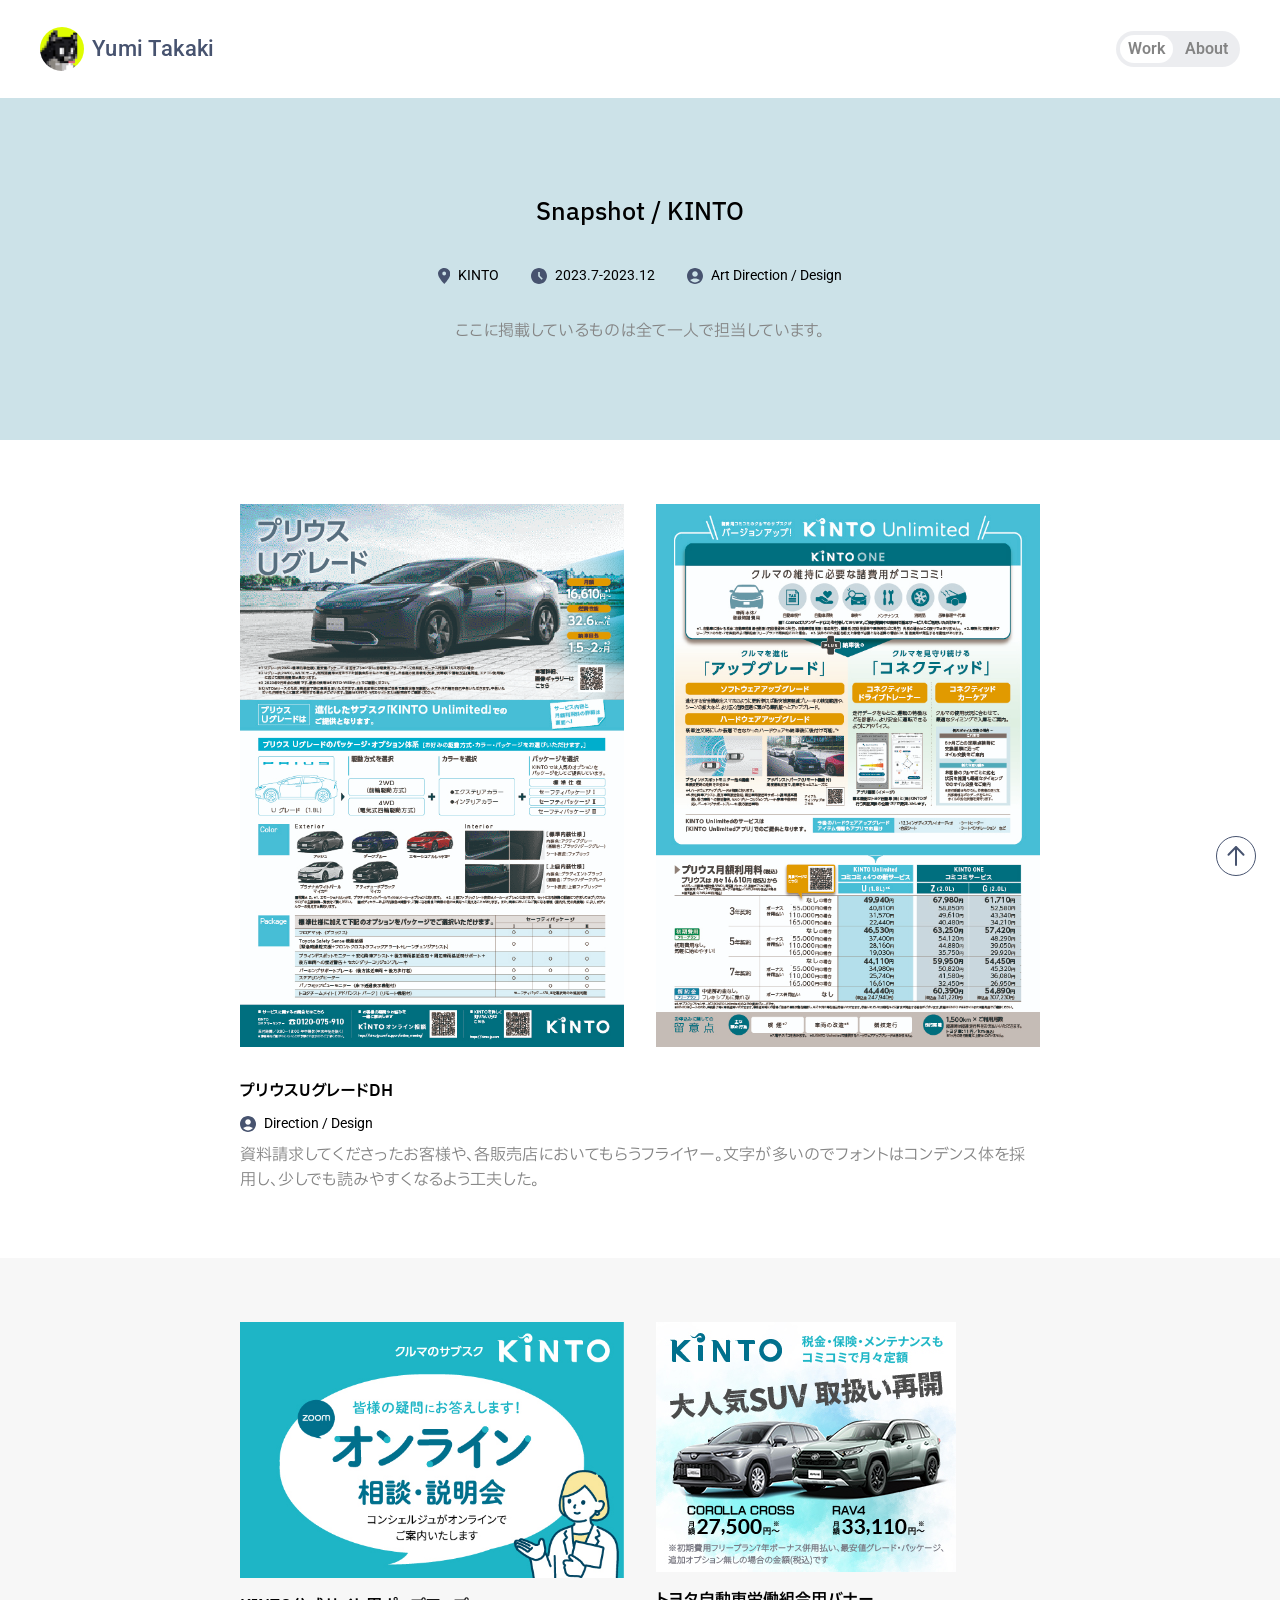
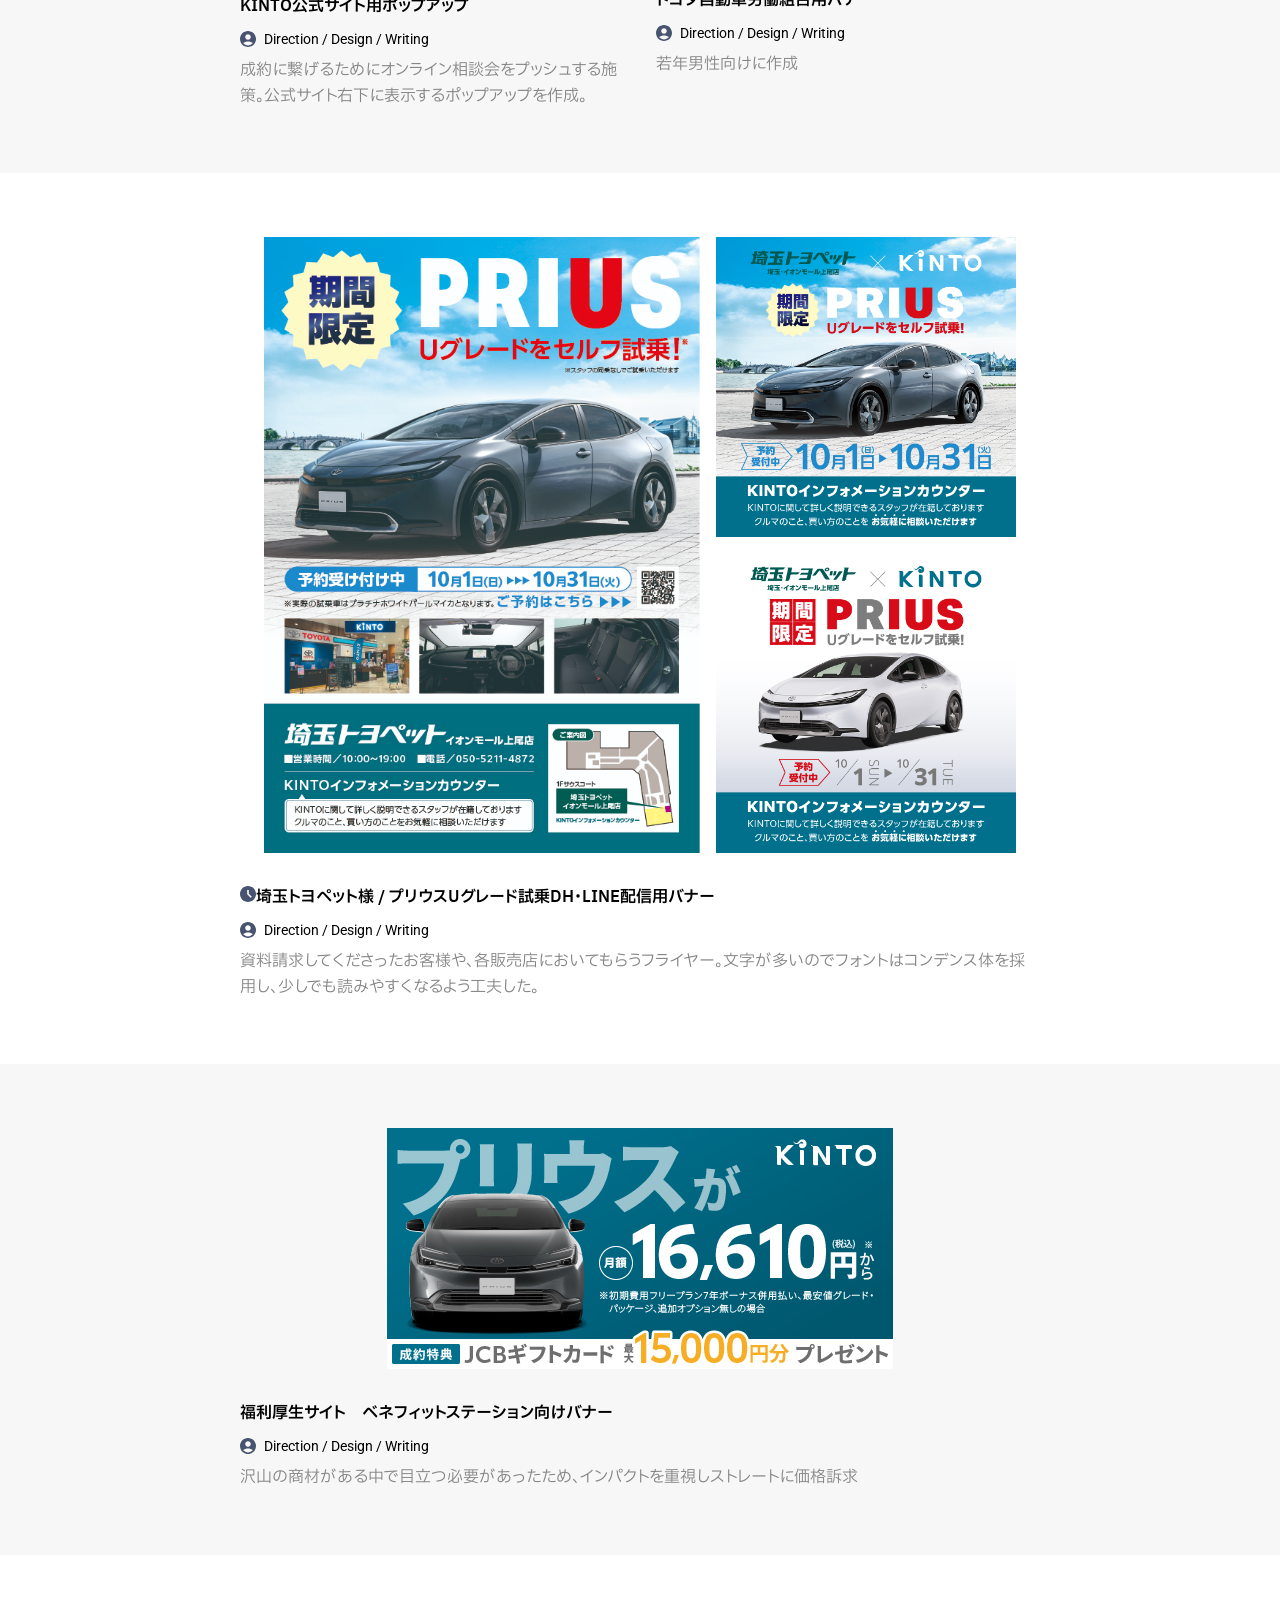
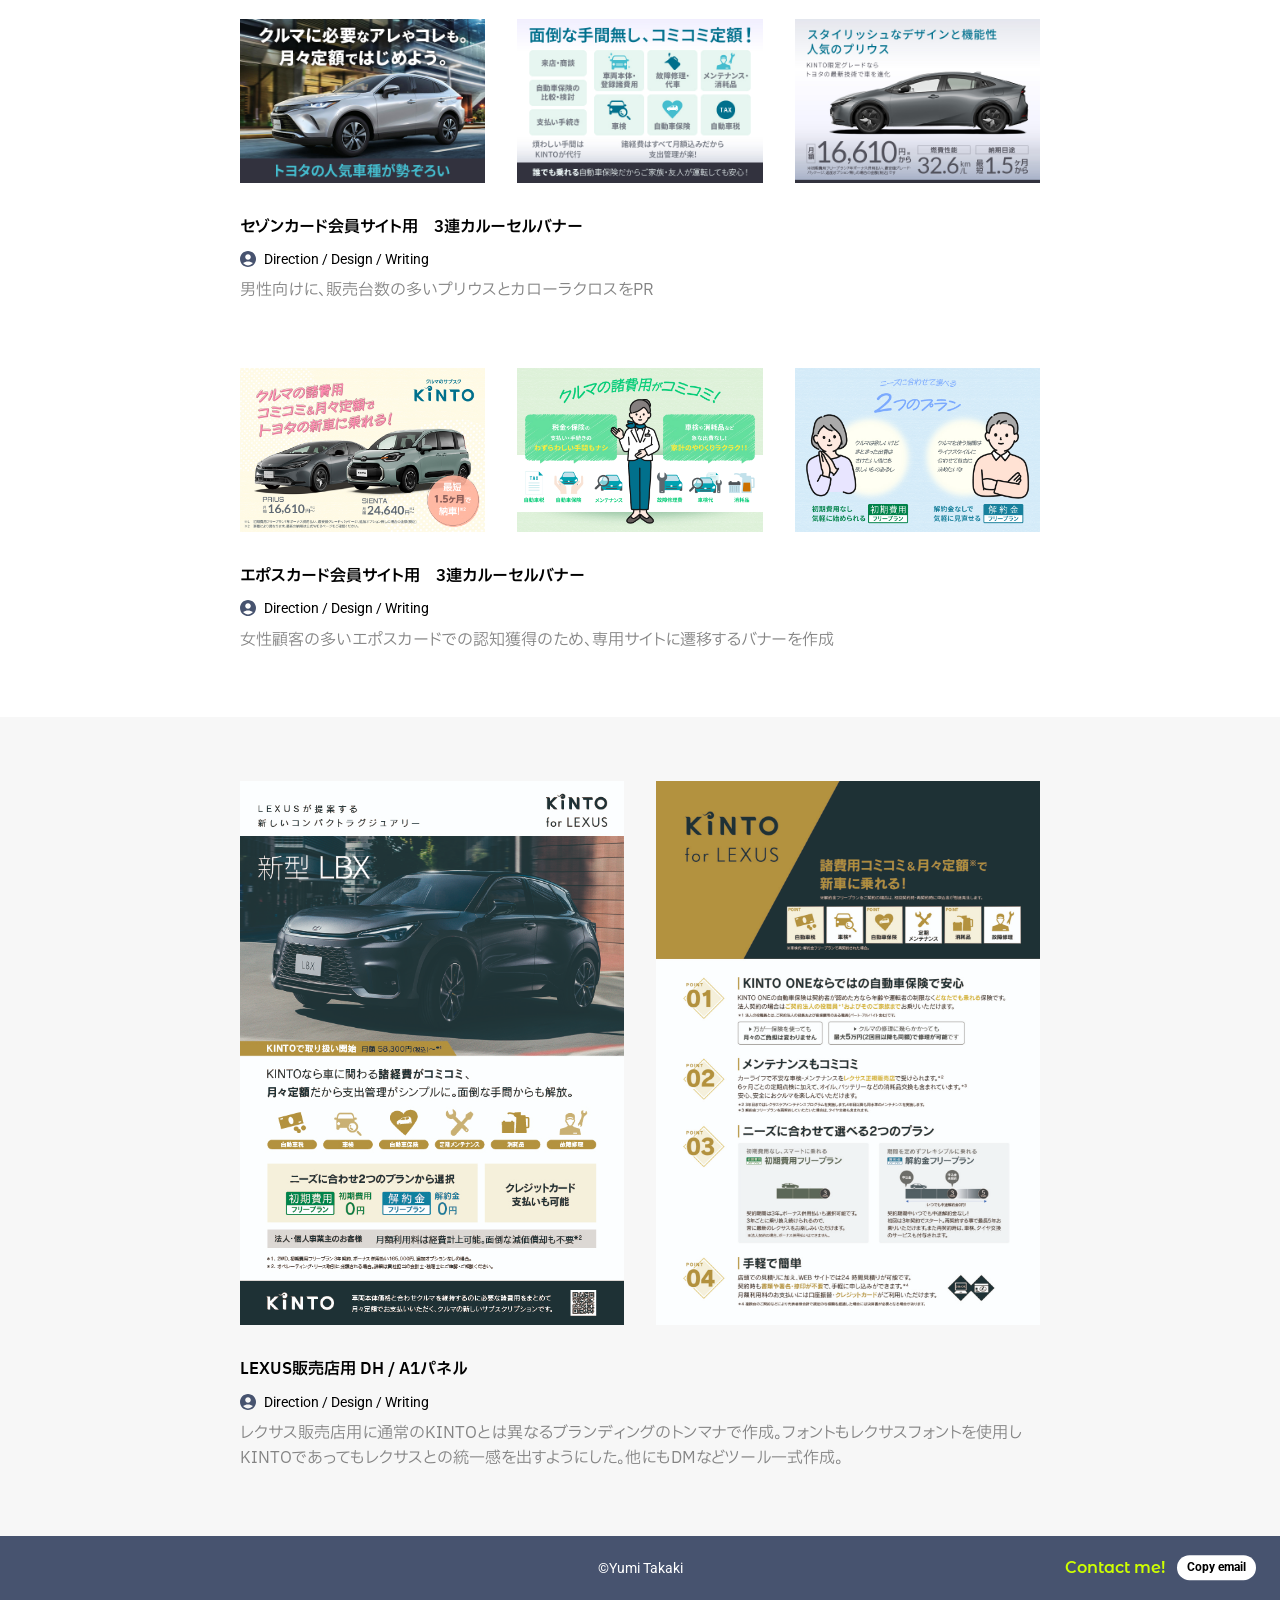
<file: work-06.html>
<!DOCTYPE html>
<html lang="ja">
<head>
<meta name="robots" content="noindex, nofollow">
<meta charset="UTF-8">
<title>Snapshot / KINTO | Yumi Takaki</title>
<meta name="viewport" content="width=device-width, initial-scale=1.0">
<meta name="description" content="KINTOでの制作実績集。プリウスやレクサス販売店向けの販促バナー・フライヤー・ポップアップなどのディレクション&デザイン。">
<link rel="stylesheet" href="css/style.css">
<link rel="icon" href="./favicon.png" type="image/png">
<meta property="og:url" content="https://tkkym-git.github.io/portfolio/">
<meta property="og:image" content="https://tkkym-git.github.io/portfolio/ogp.png">
<meta property="og:site_name" content="ポートフォリオ">
<meta property="og:title" content="Snapshot / KINTO | Yumi Takaki">
<meta property="og:type" content="article">
<meta name="twitter:card" content="summary_large_image">
<meta name="twitter:image" content="https://tkkym-git.github.io/portfolio/ogp.png">

<style>
  /* ---------- work-06 scoped additions ---------- */
  /* Figma specifies no border-radius on any of this page's gallery images
     — the shared .gallery-media img rule (css/style.css) rounds them by
     default; override back to square corners here. */
  .gallery-media img { border-radius: 0; }
  .sp-only { display: none; }
  @media (max-width: 768px) {
    .sp-only { display: inline; }
  }
  /* The last .gallery-item already ends with its own 64px bottom padding;
     the shared .site-footer{margin-top:64px} default stacks an extra gap
     on top of that (same double-gap bug found on work-01/02/08). */
  .site-footer { margin-top: 0; }
  /* SP: the 3-up carousel banner rows (セゾン/エポス) stack one-per-row
     instead of wrapping 2-up-then-1. */
  @media (max-width: 600px) {
    .carousel { flex-direction: column; }
    .carousel img { width: 100%; }
  }

  /* Figma (517:13293): portrait flyer on the left, two square banners
     stacked on the right — the right column's height (2 squares + gap)
     sets the row height, and the flyer stretches to match it while
     keeping its own aspect ratio (same pattern as work-01's
     .phase2-pair--match-height). Previously the flyer was pinned to a
     small fixed height/max-width and rendered far smaller than intended. */
  .toyopet-row {
    display: flex;
    gap: var(--sp-m);
    align-items: center;
    justify-content: center;
  }
  /* height:100% on the flex item didn't resolve against the row's own
     auto/content-derived height (percentage heights need a definite
     containing-block height), so the image fell back to its natural
     596x842 size and overflowed the row. Pin it to the exact computed
     height of the two 300px squares + gap instead: 300*2 + 16 = 616px. */
  .toyopet-row > img {
    height: 616px;
    width: auto;
    object-fit: contain;
    flex-shrink: 0;
    display: block;
  }
  .toyopet-row .square-col {
    display: flex;
    flex-direction: column;
    gap: var(--sp-m);
  }
  .toyopet-row .square-col img {
    width: 300px;
    height: 300px;
    object-fit: cover;
    display: block;
  }
  @media (max-width: 600px) {
    .toyopet-row { flex-direction: column; align-items: center; }
    .toyopet-row > img { height: auto; width: 100%; max-width: 300px; }
    .toyopet-row .square-col { width: 100%; max-width: 300px; }
    .toyopet-row .square-col img { width: 100%; height: auto; aspect-ratio: 1 / 1; }
  }
</style>
</head>
<body data-page="works">

  <header class="site-header">
    <a href="index.html" class="brand">
      <span class="icon"><img src="images/icons/avatar.png" alt="Yumi Takaki"></span>
      <span class="name num-ui">Yumi Takaki</span>
    </a>
    <nav class="site-nav">
      <a href="works.html" data-page="works">Work</a>
      <a href="about.html" data-page="about">About</a>
    </nav>
    <div class="updated num-ui">Last updated: 2026.8</div>
    <div class="sp-menu-wrap">
      <button class="sp-menu-toggle" type="button" aria-label="メニューを開く" aria-expanded="false" aria-controls="sp-menu-popup">
        <img class="sp-menu-cat" src="images/icons/sp-menu-cat-blueblack.svg" alt="">
        <span class="sp-menu-label">menu</span>
      </button>

      <div class="sp-menu-popup" id="sp-menu-popup" hidden>
        <button class="sp-menu-close" type="button" aria-label="メニューを閉じる">
          <img class="sp-menu-cat" src="images/icons/sp-menu-cat-white.svg" alt="">
          <span class="sp-menu-label">close</span>
          <img class="sp-menu-close-x" src="images/icons/sp-menu-close-x.svg" alt="">
        </button>
        <nav class="site-nav">
          <a href="works.html" data-page="works">Work</a>
          <a href="about.html" data-page="about">About</a>
        </nav>
      </div>
    </div>
  </header>

  <main>

    <div class="hero-color-band" style="background:rgba(1,112,140,0.2);">
      <div class="work-hero" style="padding:0;">
        <h1>Snapshot / KINTO</h1>
        <p class="info num-ui">
          <span class="item"><svg width="12.4" height="16" viewBox="0 0 14 18" fill="none"><path d="M7 0C3.42769 0 0 2.817 0 6.3C0 11.025 7 18 7 18C7 18 14 11.025 14 6.3C14 2.817 10.5723 0 7 0ZM7 8.55C5.83231 8.55 4.88462 7.542 4.88462 6.3C4.88462 5.058 5.83231 4.05 7 4.05C8.16769 4.05 9.11538 5.058 9.11538 6.3C9.11538 7.542 8.16769 8.55 7 8.55Z" fill="#47536F"/></svg>KINTO</span>
          <span class="item"><svg width="16" height="16" viewBox="0 0 16 16" fill="none"><path d="M7.992 0C3.576 0 0 3.584 0 8C0 12.416 3.576 16 7.992 16C12.416 16 16 12.416 16 8C16 3.584 12.416 0 7.992 0ZM10.632 11.768L7.2 8.328V4H8.8V7.672L11.768 10.64L10.632 11.768Z" fill="#47536F"/></svg>2023.7-2023.12</span>
          <span class="item"><svg width="16" height="16" viewBox="0 0 16 16" fill="none"><path d="M8 0C3.584 0 0 3.584 0 8C0 12.416 3.584 16 7.992 16C12.416 16 16 12.416 16 8C16 3.584 12.416 0 8 0ZM8 3.2C9.544 3.2 10.8 4.456 10.8 6C10.8 7.544 9.544 8.8 8 8.8C6.456 8.8 5.2 7.544 5.2 6C5.2 4.456 6.456 3.2 8 3.2ZM8 14.4C6.376 14.4 4.456 13.744 3.088 12.096C4.44 11.04 6.144 10.4 8 10.4C9.856 10.4 11.56 11.04 12.912 12.096C11.544 13.744 9.624 14.4 8 14.4Z" fill="#47536F"/></svg>Art Direction / Design</span>
        </p>
        <p style="color: var(--color-text-secondary);">ここに掲載しているものは<br class="sp-only">全て一人で担当しています。</p>
      </div>
    </div>

    <section class="gallery-item">
      <div class="gallery-inner">
        <div class="gallery-media pair"><img src="images/work-06/prius-flyer-1.jpg" alt="プリウスUグレードDH フライヤー 表面"><img src="images/work-06/prius-flyer-2.jpg" alt="プリウスUグレードDH フライヤー 裏面"></div>
        <div class="gallery-cap">
          <p class="gallery-title">プリウスUグレードDH</p>
          <p class="gallery-role"><svg width="16" height="16" viewBox="0 0 16 16" fill="none"><path d="M8 0C3.584 0 0 3.584 0 8C0 12.416 3.584 16 7.992 16C12.416 16 16 12.416 16 8C16 3.584 12.416 0 8 0ZM8 3.2C9.544 3.2 10.8 4.456 10.8 6C10.8 7.544 9.544 8.8 8 8.8C6.456 8.8 5.2 7.544 5.2 6C5.2 4.456 6.456 3.2 8 3.2ZM8 14.4C6.376 14.4 4.456 13.744 3.088 12.096C4.44 11.04 6.144 10.4 8 10.4C9.856 10.4 11.56 11.04 12.912 12.096C11.544 13.744 9.624 14.4 8 14.4Z" fill="#47536F"/></svg>Direction / Design</p>
          <div class="gallery-desc">
          <p>資料請求してくださったお客様や、各販売店においてもらうフライヤー。文字が多いのでフォントはコンデンス体を採用し、少しでも読みやすくなるよう工夫した。</p>
        </div>
        </div>
      </div>
    </section>

    <section class="gallery-item bg-gray">
      <div class="gallery-inner" style="flex-direction:row; align-items:flex-start; gap: var(--sp-l); max-width: 800px;">
        <div style="flex:1; display:flex; flex-direction:column; align-items:flex-start; gap: var(--sp-m);">
          <img src="images/work-06/kinto-site-popup.jpg" alt="KINTO公式サイト用ポップアップ" style="max-width:100%;">
          <div class="gallery-cap">
            <p class="gallery-title">KINTO公式サイト用ポップアップ</p>
            <p class="gallery-role"><svg width="16" height="16" viewBox="0 0 16 16" fill="none"><path d="M8 0C3.584 0 0 3.584 0 8C0 12.416 3.584 16 7.992 16C12.416 16 16 12.416 16 8C16 3.584 12.416 0 8 0ZM8 3.2C9.544 3.2 10.8 4.456 10.8 6C10.8 7.544 9.544 8.8 8 8.8C6.456 8.8 5.2 7.544 5.2 6C5.2 4.456 6.456 3.2 8 3.2ZM8 14.4C6.376 14.4 4.456 13.744 3.088 12.096C4.44 11.04 6.144 10.4 8 10.4C9.856 10.4 11.56 11.04 12.912 12.096C11.544 13.744 9.624 14.4 8 14.4Z" fill="#47536F"/></svg>Direction / Design / Writing</p>
            <div class="gallery-desc"><p>成約に繋げるためにオンライン相談会をプッシュする施策。公式サイト右下に表示するポップアップを作成。</p></div>
          </div>
        </div>
        <div style="flex:1; display:flex; flex-direction:column; align-items:flex-start; gap: var(--sp-m);">
          <img src="images/work-06/toyota-union-banner.jpg" alt="トヨタ自動車労働組合用バナー" style="max-width:100%;">
          <div class="gallery-cap">
            <p class="gallery-title">トヨタ自動車労働組合用バナー</p>
            <p class="gallery-role"><svg width="16" height="16" viewBox="0 0 16 16" fill="none"><path d="M8 0C3.584 0 0 3.584 0 8C0 12.416 3.584 16 7.992 16C12.416 16 16 12.416 16 8C16 3.584 12.416 0 8 0ZM8 3.2C9.544 3.2 10.8 4.456 10.8 6C10.8 7.544 9.544 8.8 8 8.8C6.456 8.8 5.2 7.544 5.2 6C5.2 4.456 6.456 3.2 8 3.2ZM8 14.4C6.376 14.4 4.456 13.744 3.088 12.096C4.44 11.04 6.144 10.4 8 10.4C9.856 10.4 11.56 11.04 12.912 12.096C11.544 13.744 9.624 14.4 8 14.4Z" fill="#47536F"/></svg>Direction / Design / Writing</p>
            <div class="gallery-desc"><p>若年男性向けに作成</p></div>
          </div>
        </div>
      </div>
    </section>

    <section class="gallery-item">
      <div class="gallery-inner">
        <div class="toyopet-row">
          <img src="images/work-06/toyopet-flyer.jpg" alt="埼玉トヨペット様 プリウスUグレード試乗DH フライヤー">
          <div class="square-col">
            <img src="images/work-06/saitama-toyopet-1.jpg" alt="埼玉トヨペット様 LINE配信用バナー1">
            <img src="images/work-06/saitama-toyopet-2.jpg" alt="埼玉トヨペット様 LINE配信用バナー2">
          </div>
        </div>
        <div class="gallery-cap">
          <p class="gallery-title"><svg width="16" height="16" viewBox="0 0 16 16" fill="none"><path d="M7.992 0C3.576 0 0 3.584 0 8C0 12.416 3.576 16 7.992 16C12.416 16 16 12.416 16 8C16 3.584 12.416 0 7.992 0ZM10.632 11.768L7.2 8.328V4H8.8V7.672L11.768 10.64L10.632 11.768Z" fill="#47536F"/></svg>埼玉トヨペット様 / プリウスUグレード試乗DH・LINE配信用バナー</p>
          <p class="gallery-role"><svg width="16" height="16" viewBox="0 0 16 16" fill="none"><path d="M8 0C3.584 0 0 3.584 0 8C0 12.416 3.584 16 7.992 16C12.416 16 16 12.416 16 8C16 3.584 12.416 0 8 0ZM8 3.2C9.544 3.2 10.8 4.456 10.8 6C10.8 7.544 9.544 8.8 8 8.8C6.456 8.8 5.2 7.544 5.2 6C5.2 4.456 6.456 3.2 8 3.2ZM8 14.4C6.376 14.4 4.456 13.744 3.088 12.096C4.44 11.04 6.144 10.4 8 10.4C9.856 10.4 11.56 11.04 12.912 12.096C11.544 13.744 9.624 14.4 8 14.4Z" fill="#47536F"/></svg>Direction / Design / Writing</p>
          <div class="gallery-desc"><p>資料請求してくださったお客様や、各販売店においてもらうフライヤー。文字が多いのでフォントはコンデンス体を採用し、少しでも読みやすくなるよう工夫した。</p></div>
        </div>
      </div>
    </section>

    <section class="gallery-item bg-gray">
      <div class="gallery-inner">
        <div class="gallery-media"><img src="images/work-06/benefit-station-banner.jpg" alt="福利厚生サイト ベネフィットステーション向けバナー"></div>
        <div class="gallery-cap">
          <p class="gallery-title">福利厚生サイト　ベネフィットステーション向けバナー</p>
          <p class="gallery-role"><svg width="16" height="16" viewBox="0 0 16 16" fill="none"><path d="M8 0C3.584 0 0 3.584 0 8C0 12.416 3.584 16 7.992 16C12.416 16 16 12.416 16 8C16 3.584 12.416 0 8 0ZM8 3.2C9.544 3.2 10.8 4.456 10.8 6C10.8 7.544 9.544 8.8 8 8.8C6.456 8.8 5.2 7.544 5.2 6C5.2 4.456 6.456 3.2 8 3.2ZM8 14.4C6.376 14.4 4.456 13.744 3.088 12.096C4.44 11.04 6.144 10.4 8 10.4C9.856 10.4 11.56 11.04 12.912 12.096C11.544 13.744 9.624 14.4 8 14.4Z" fill="#47536F"/></svg>Direction / Design / Writing</p>
          <div class="gallery-desc">
          <p>沢山の商材がある中で目立つ必要があったため、インパクトを重視しストレートに価格訴求</p>
        </div>
        </div>
      </div>
    </section>

    <section class="gallery-item">
      <div class="gallery-inner" style="gap: var(--sp-xl);">
        <div style="width:100%; display:flex; flex-direction:column; align-items:center; gap: var(--sp-l);">
          <div class="gallery-media pair carousel"><img src="images/work-06/saison-carousel-1.jpg" alt="セゾンカード会員サイト用カルーセルバナー1"><img src="images/work-06/saison-carousel-2.jpg" alt="セゾンカード会員サイト用カルーセルバナー2"><img src="images/work-06/saison-carousel-3.jpg" alt="セゾンカード会員サイト用カルーセルバナー3"></div>
          <div class="gallery-cap">
            <p class="gallery-title">セゾンカード会員サイト用　3連カルーセルバナー</p>
            <p class="gallery-role"><svg width="16" height="16" viewBox="0 0 16 16" fill="none"><path d="M8 0C3.584 0 0 3.584 0 8C0 12.416 3.584 16 7.992 16C12.416 16 16 12.416 16 8C16 3.584 12.416 0 8 0ZM8 3.2C9.544 3.2 10.8 4.456 10.8 6C10.8 7.544 9.544 8.8 8 8.8C6.456 8.8 5.2 7.544 5.2 6C5.2 4.456 6.456 3.2 8 3.2ZM8 14.4C6.376 14.4 4.456 13.744 3.088 12.096C4.44 11.04 6.144 10.4 8 10.4C9.856 10.4 11.56 11.04 12.912 12.096C11.544 13.744 9.624 14.4 8 14.4Z" fill="#47536F"/></svg>Direction / Design / Writing</p>
            <div class="gallery-desc"><p>男性向けに、販売台数の多いプリウスとカローラクロスをPR</p></div>
          </div>
        </div>
        <div style="width:100%; display:flex; flex-direction:column; align-items:center; gap: var(--sp-l);">
          <div class="gallery-media pair carousel"><img src="images/work-06/epos-carousel-1.jpg" alt="エポスカード会員サイト用カルーセルバナー1"><img src="images/work-06/epos-carousel-2.jpg" alt="エポスカード会員サイト用カルーセルバナー2"><img src="images/work-06/epos-carousel-3.jpg" alt="エポスカード会員サイト用カルーセルバナー3"></div>
          <div class="gallery-cap">
            <p class="gallery-title">エポスカード会員サイト用　3連カルーセルバナー</p>
            <p class="gallery-role"><svg width="16" height="16" viewBox="0 0 16 16" fill="none"><path d="M8 0C3.584 0 0 3.584 0 8C0 12.416 3.584 16 7.992 16C12.416 16 16 12.416 16 8C16 3.584 12.416 0 8 0ZM8 3.2C9.544 3.2 10.8 4.456 10.8 6C10.8 7.544 9.544 8.8 8 8.8C6.456 8.8 5.2 7.544 5.2 6C5.2 4.456 6.456 3.2 8 3.2ZM8 14.4C6.376 14.4 4.456 13.744 3.088 12.096C4.44 11.04 6.144 10.4 8 10.4C9.856 10.4 11.56 11.04 12.912 12.096C11.544 13.744 9.624 14.4 8 14.4Z" fill="#47536F"/></svg>Direction / Design / Writing</p>
            <div class="gallery-desc"><p>女性顧客の多いエポスカードでの認知獲得のため、専用サイトに遷移するバナーを作成</p></div>
          </div>
        </div>
      </div>
    </section>

    <section class="gallery-item bg-gray">
      <div class="gallery-inner">
        <div class="gallery-media pair"><img src="images/work-06/lexus-dma4.jpg" alt="LEXUS販売店用 DM A4"><img src="images/work-06/lexus-a1-panel.jpg" alt="LEXUS販売店用 現確会A1パネル"></div>
        <div class="gallery-cap">
          <p class="gallery-title">LEXUS販売店用 DH / A1パネル</p>
          <p class="gallery-role"><svg width="16" height="16" viewBox="0 0 16 16" fill="none"><path d="M8 0C3.584 0 0 3.584 0 8C0 12.416 3.584 16 7.992 16C12.416 16 16 12.416 16 8C16 3.584 12.416 0 8 0ZM8 3.2C9.544 3.2 10.8 4.456 10.8 6C10.8 7.544 9.544 8.8 8 8.8C6.456 8.8 5.2 7.544 5.2 6C5.2 4.456 6.456 3.2 8 3.2ZM8 14.4C6.376 14.4 4.456 13.744 3.088 12.096C4.44 11.04 6.144 10.4 8 10.4C9.856 10.4 11.56 11.04 12.912 12.096C11.544 13.744 9.624 14.4 8 14.4Z" fill="#47536F"/></svg>Direction / Design / Writing</p>
          <div class="gallery-desc">
          <p>レクサス販売店用に通常のKINTOとは異なるブランディングのトンマナで作成。フォントもレクサスフォントを使用しKINTOであってもレクサスとの統一感を出すようにした。他にもDMなどツール一式作成。</p>
        </div>
        </div>
      </div>
    </section>

  </main>

  <button type="button" class="page-top-btn" aria-label="ページの先頭に戻る">
    <svg width="40" height="40" viewBox="0 0 40 40" fill="none" xmlns="http://www.w3.org/2000/svg">
      <circle class="page-top-btn-circle" cx="20" cy="20" r="19.5" fill="white" stroke="#47536F"/>
      <path class="page-top-btn-arrow" d="M20.005 11V29M12.5 18.7143L20 11L27.5 18.7143" stroke="#47536F" stroke-width="2" stroke-linecap="round" stroke-linejoin="round"/>
    </svg>
  </button>

  <footer class="site-footer num-ui">
    <span class="footer-copy">©Yumi Takaki</span>
    <div class="footer-contact">
      <span class="footer-contact-label">Contact me!</span>
      <button class="copy-email" type="button" data-email="yumi.takaki.t@gmail.com">Copy email</button>
    </div>
  </footer>

  <script src="js/main.js"></script>
</body>
</html>
</file>
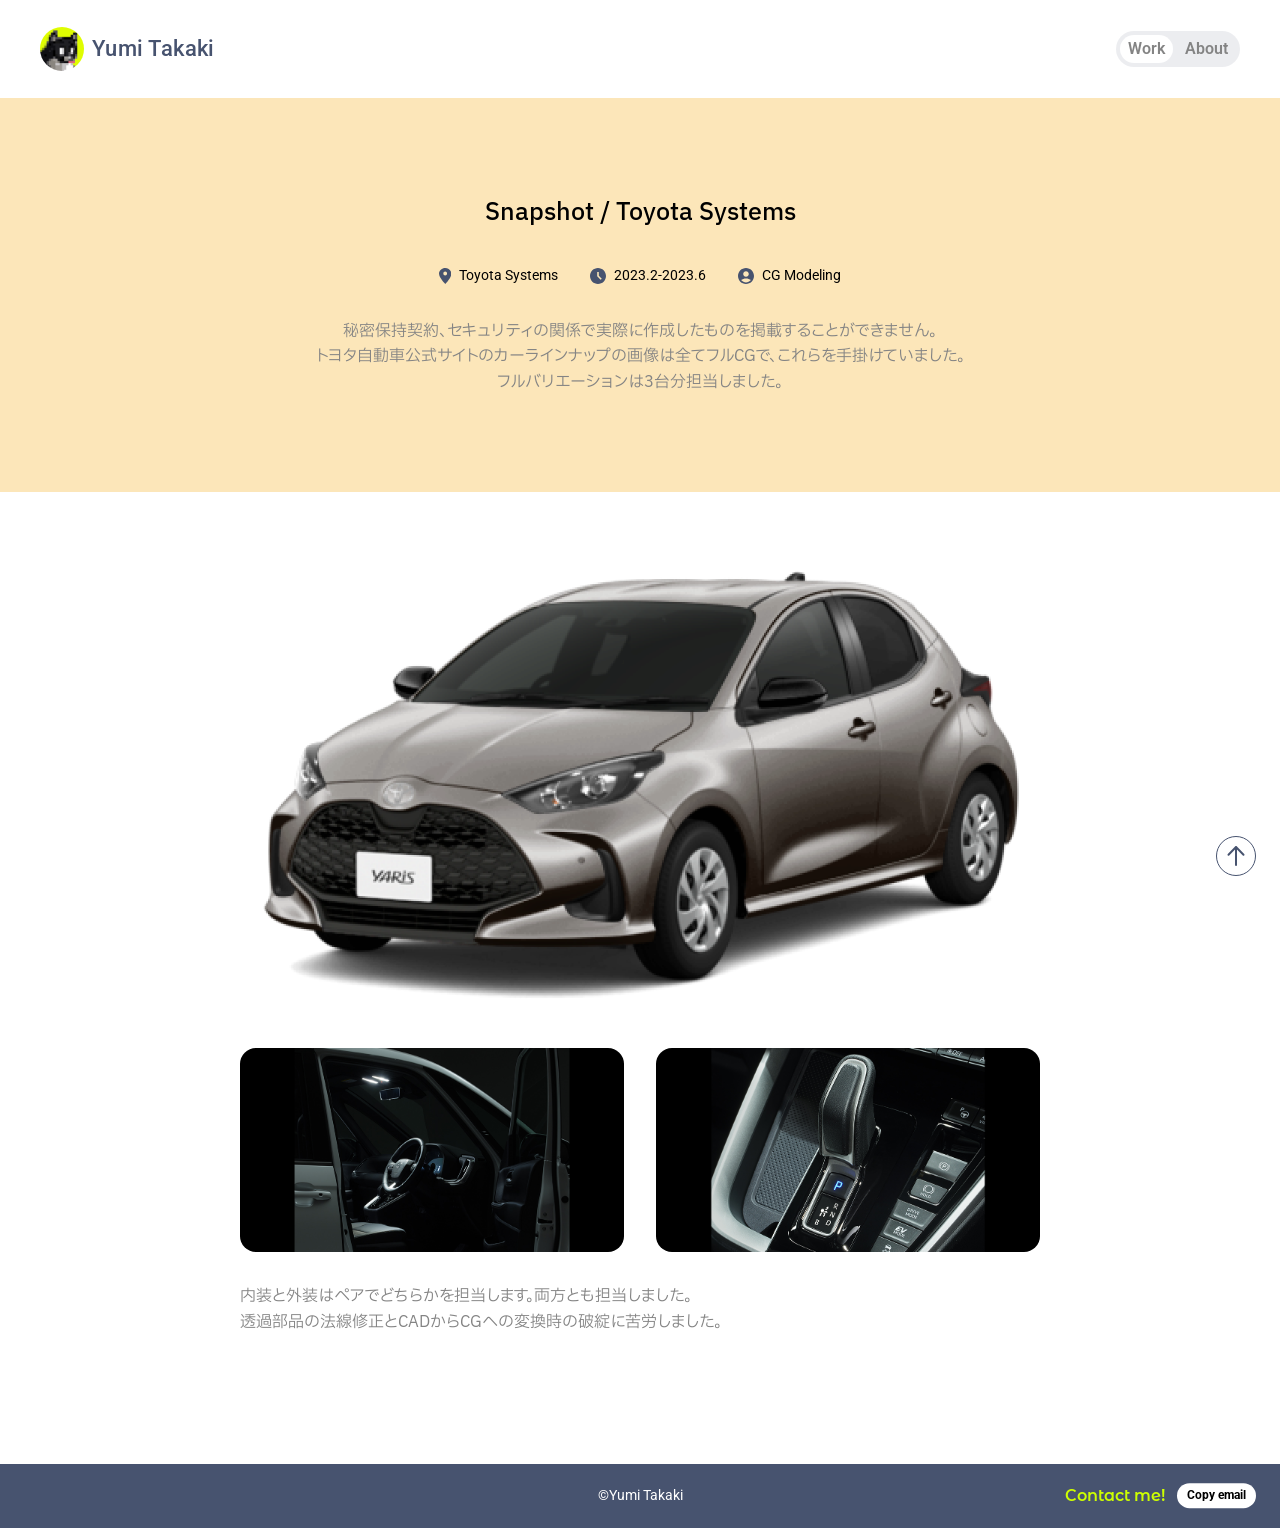
<file: work-07.html>
<!DOCTYPE html>
<html lang="ja">
<head>
<meta name="robots" content="noindex, nofollow">
<meta charset="UTF-8">
<title>Snapshot / Toyota Systems | Yumi Takaki</title>
<meta name="viewport" content="width=device-width, initial-scale=1.0">
<meta name="description" content="Toyota Systems でのCGモデリング実績。トヨタ自動車公式サイトのカーラインナップ画像をフルCGで制作。">
<link rel="stylesheet" href="css/style.css">
<link rel="icon" href="./favicon.png" type="image/png">
<meta property="og:url" content="https://tkkym-git.github.io/portfolio/">
<meta property="og:image" content="https://tkkym-git.github.io/portfolio/ogp.png">
<meta property="og:site_name" content="ポートフォリオ">
<meta property="og:title" content="Snapshot / Toyota Systems | Yumi Takaki">
<meta property="og:type" content="article">
<meta name="twitter:card" content="summary_large_image">
<meta name="twitter:image" content="https://tkkym-git.github.io/portfolio/ogp.png">

<style>
  /* ---------- work-07 scoped additions ---------- */
  /* Keeps this one sentence on a single line on wider screens; too narrow
     a viewport can't fit it without overflowing, so let it wrap again. */
  .nowrap-line { white-space: nowrap; }
  @media (max-width: 768px) {
    .nowrap-line { white-space: normal; }
  }
  @media (max-width: 600px) {
    .gallery-media.pair { flex-direction: column; }
    .gallery-media.pair img { width: 100%; }
  }
  @media (max-width: 768px) {
    .gallery-item { padding-bottom: 0; }
  }
</style>
</head>
<body data-page="works">

  <header class="site-header">
    <a href="index.html" class="brand">
      <span class="icon"><img src="images/icons/avatar.png" alt="Yumi Takaki"></span>
      <span class="name num-ui">Yumi Takaki</span>
    </a>
    <nav class="site-nav">
      <a href="works.html" data-page="works">Work</a>
      <a href="about.html" data-page="about">About</a>
    </nav>
    <div class="updated num-ui">Last updated: 2026.8</div>
    <div class="sp-menu-wrap">
      <button class="sp-menu-toggle" type="button" aria-label="メニューを開く" aria-expanded="false" aria-controls="sp-menu-popup">
        <img class="sp-menu-cat" src="images/icons/sp-menu-cat-blueblack.svg" alt="">
        <span class="sp-menu-label">menu</span>
      </button>

      <div class="sp-menu-popup" id="sp-menu-popup" hidden>
        <button class="sp-menu-close" type="button" aria-label="メニューを閉じる">
          <img class="sp-menu-cat" src="images/icons/sp-menu-cat-white.svg" alt="">
          <span class="sp-menu-label">close</span>
          <img class="sp-menu-close-x" src="images/icons/sp-menu-close-x.svg" alt="">
        </button>
        <nav class="site-nav">
          <a href="works.html" data-page="works">Work</a>
          <a href="about.html" data-page="about">About</a>
        </nav>
      </div>
    </div>
  </header>

  <main>

    <div class="hero-color-band" style="background:rgba(246,172,25,0.3);">
      <div class="work-hero" style="padding:0; max-width:660px;">
        <h1>Snapshot / Toyota Systems</h1>
        <p class="info num-ui">
          <span class="item"><svg width="12.4" height="16" viewBox="0 0 14 18" fill="none"><path d="M7 0C3.42769 0 0 2.817 0 6.3C0 11.025 7 18 7 18C7 18 14 11.025 14 6.3C14 2.817 10.5723 0 7 0ZM7 8.55C5.83231 8.55 4.88462 7.542 4.88462 6.3C4.88462 5.058 5.83231 4.05 7 4.05C8.16769 4.05 9.11538 5.058 9.11538 6.3C9.11538 7.542 8.16769 8.55 7 8.55Z" fill="#47536F"/></svg>Toyota Systems</span>
          <span class="item"><svg width="16" height="16" viewBox="0 0 16 16" fill="none"><path d="M7.992 0C3.576 0 0 3.584 0 8C0 12.416 3.576 16 7.992 16C12.416 16 16 12.416 16 8C16 3.584 12.416 0 7.992 0ZM10.632 11.768L7.2 8.328V4H8.8V7.672L11.768 10.64L10.632 11.768Z" fill="#47536F"/></svg>2023.2-2023.6</span>
          <span class="item"><svg width="16" height="16" viewBox="0 0 16 16" fill="none"><path d="M8 0C3.584 0 0 3.584 0 8C0 12.416 3.584 16 7.992 16C12.416 16 16 12.416 16 8C16 3.584 12.416 0 8 0ZM8 3.2C9.544 3.2 10.8 4.456 10.8 6C10.8 7.544 9.544 8.8 8 8.8C6.456 8.8 5.2 7.544 5.2 6C5.2 4.456 6.456 3.2 8 3.2ZM8 14.4C6.376 14.4 4.456 13.744 3.088 12.096C4.44 11.04 6.144 10.4 8 10.4C9.856 10.4 11.56 11.04 12.912 12.096C11.544 13.744 9.624 14.4 8 14.4Z" fill="#47536F"/></svg>CG Modeling</span>
        </p>
        <p style="color:var(--color-text-secondary); text-align:center;">
          秘密保持契約、セキュリティの関係で実際に作成したものを掲載することができません。<br>
          <span class="nowrap-line">トヨタ自動車公式サイトのカーラインナップの画像は全てフルCGで、これらを手掛けていました。</span><br>
          フルバリエーションは3台分担当しました。
        </p>
      </div>
    </div>

    <section class="gallery-item">
      <div class="gallery-inner">
        <img src="images/work-07/car-exterior.png" alt="トヨタ自動車 フルCGによる外装画像" style="width:100%; border-radius: var(--radius-s);">
        <div class="gallery-media pair">
          <img src="images/work-07/interior-comfortable-space.jpg" alt="フルCGによる内装画像(運転席まわり)">
          <img src="images/work-07/interior-ease-driving.jpg" alt="フルCGによる内装画像(シフトまわり)">
        </div>
        <p style="color:var(--color-text-secondary); text-align:left; width:100%;">
          内装と外装はペアでどちらかを担当します。両方とも担当しました。<br>
          透過部品の法線修正とCADからCGへの変換時の破綻に苦労しました。
        </p>
      </div>
    </section>

  </main>

  <button type="button" class="page-top-btn" aria-label="ページの先頭に戻る">
    <svg width="40" height="40" viewBox="0 0 40 40" fill="none" xmlns="http://www.w3.org/2000/svg">
      <circle class="page-top-btn-circle" cx="20" cy="20" r="19.5" fill="white" stroke="#47536F"/>
      <path class="page-top-btn-arrow" d="M20.005 11V29M12.5 18.7143L20 11L27.5 18.7143" stroke="#47536F" stroke-width="2" stroke-linecap="round" stroke-linejoin="round"/>
    </svg>
  </button>

  <footer class="site-footer num-ui">
    <span class="footer-copy">©Yumi Takaki</span>
    <div class="footer-contact">
      <span class="footer-contact-label">Contact me!</span>
      <button class="copy-email" type="button" data-email="yumi.takaki.t@gmail.com">Copy email</button>
    </div>
  </footer>

  <script src="js/main.js"></script>
</body>
</html>
</file>
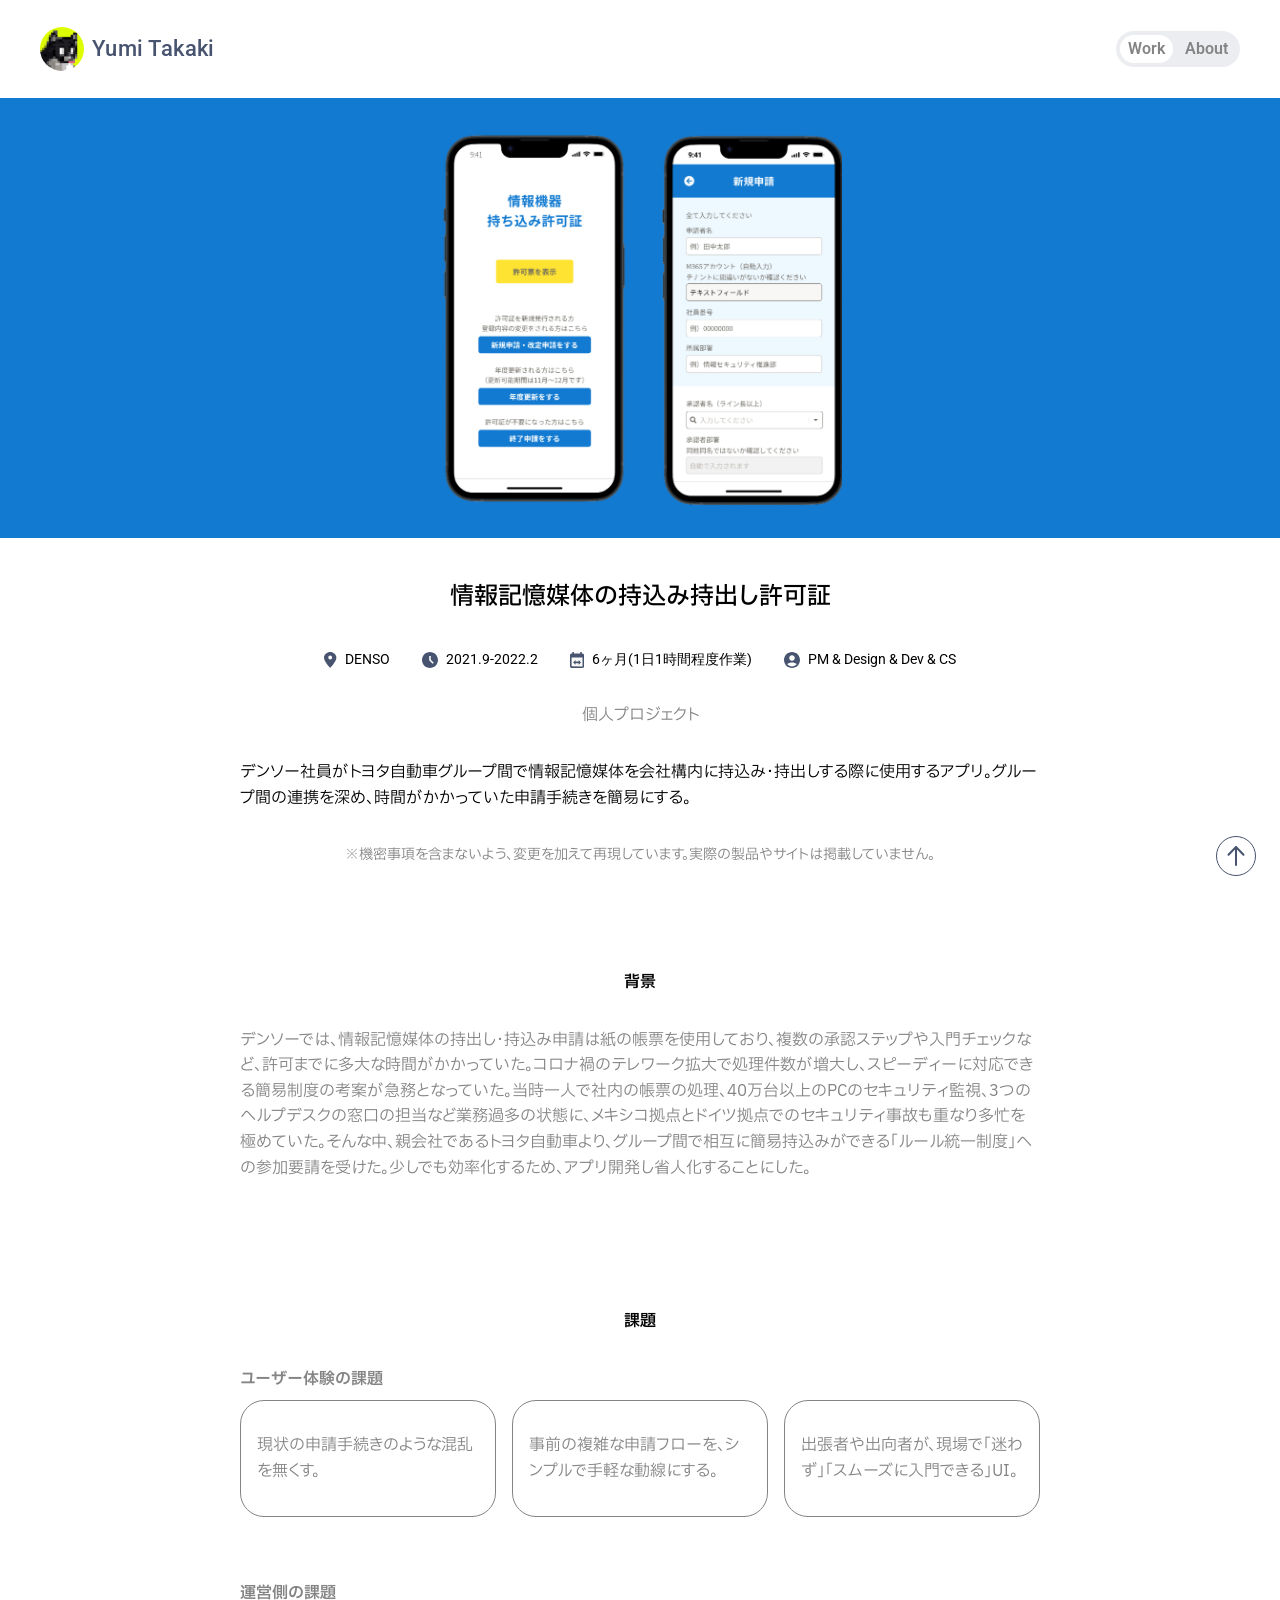
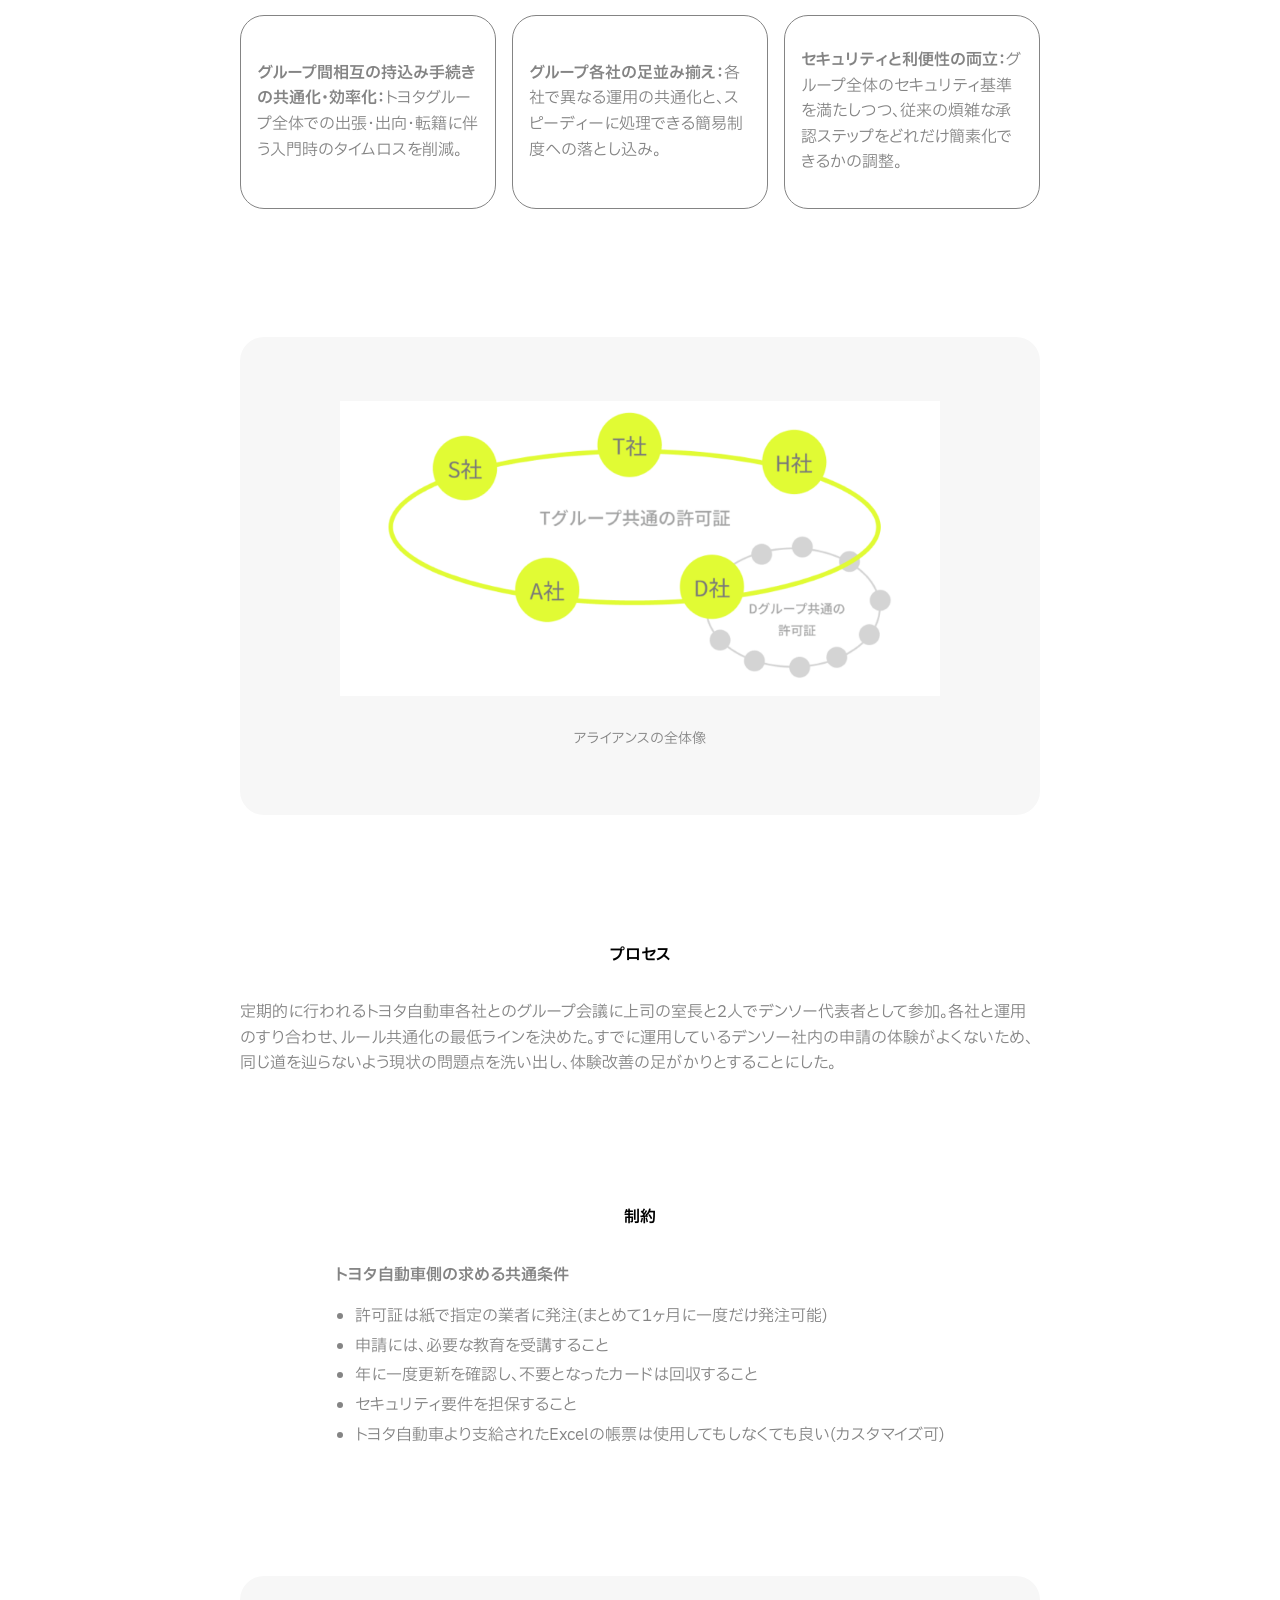
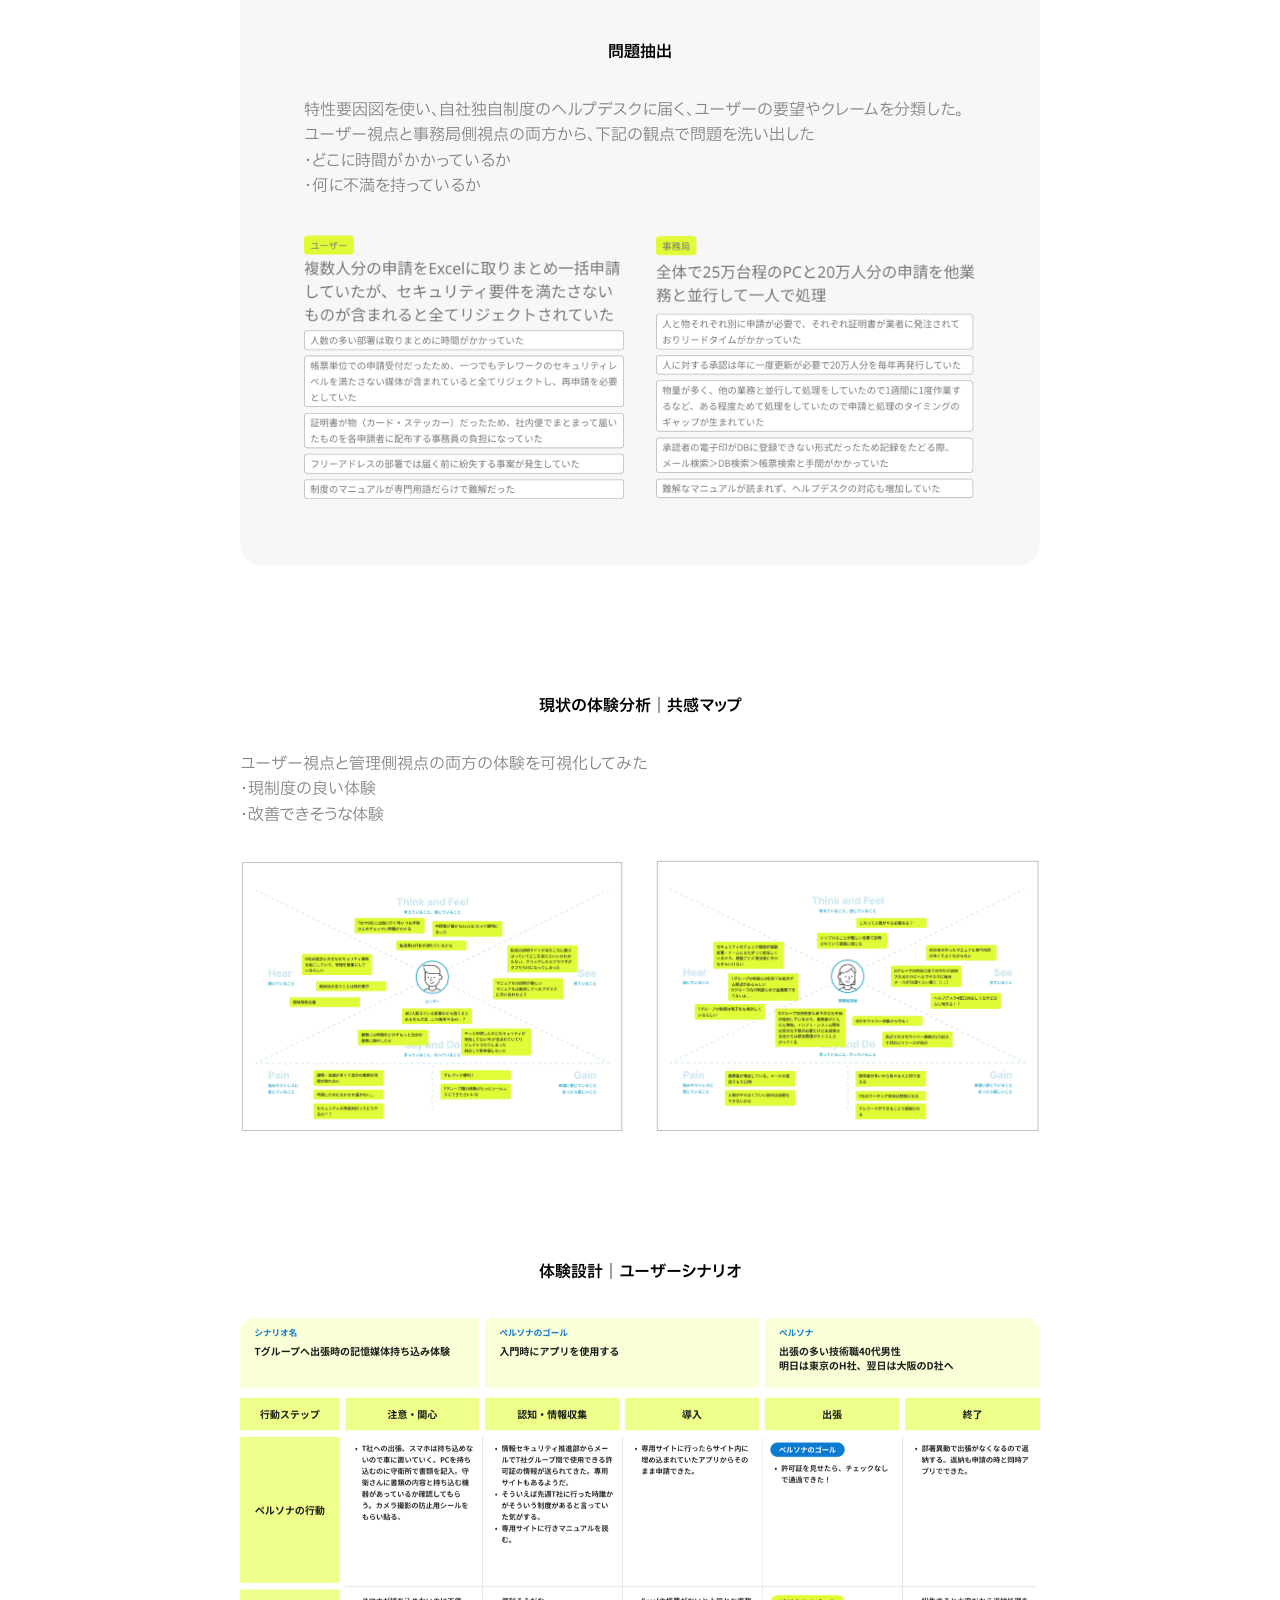
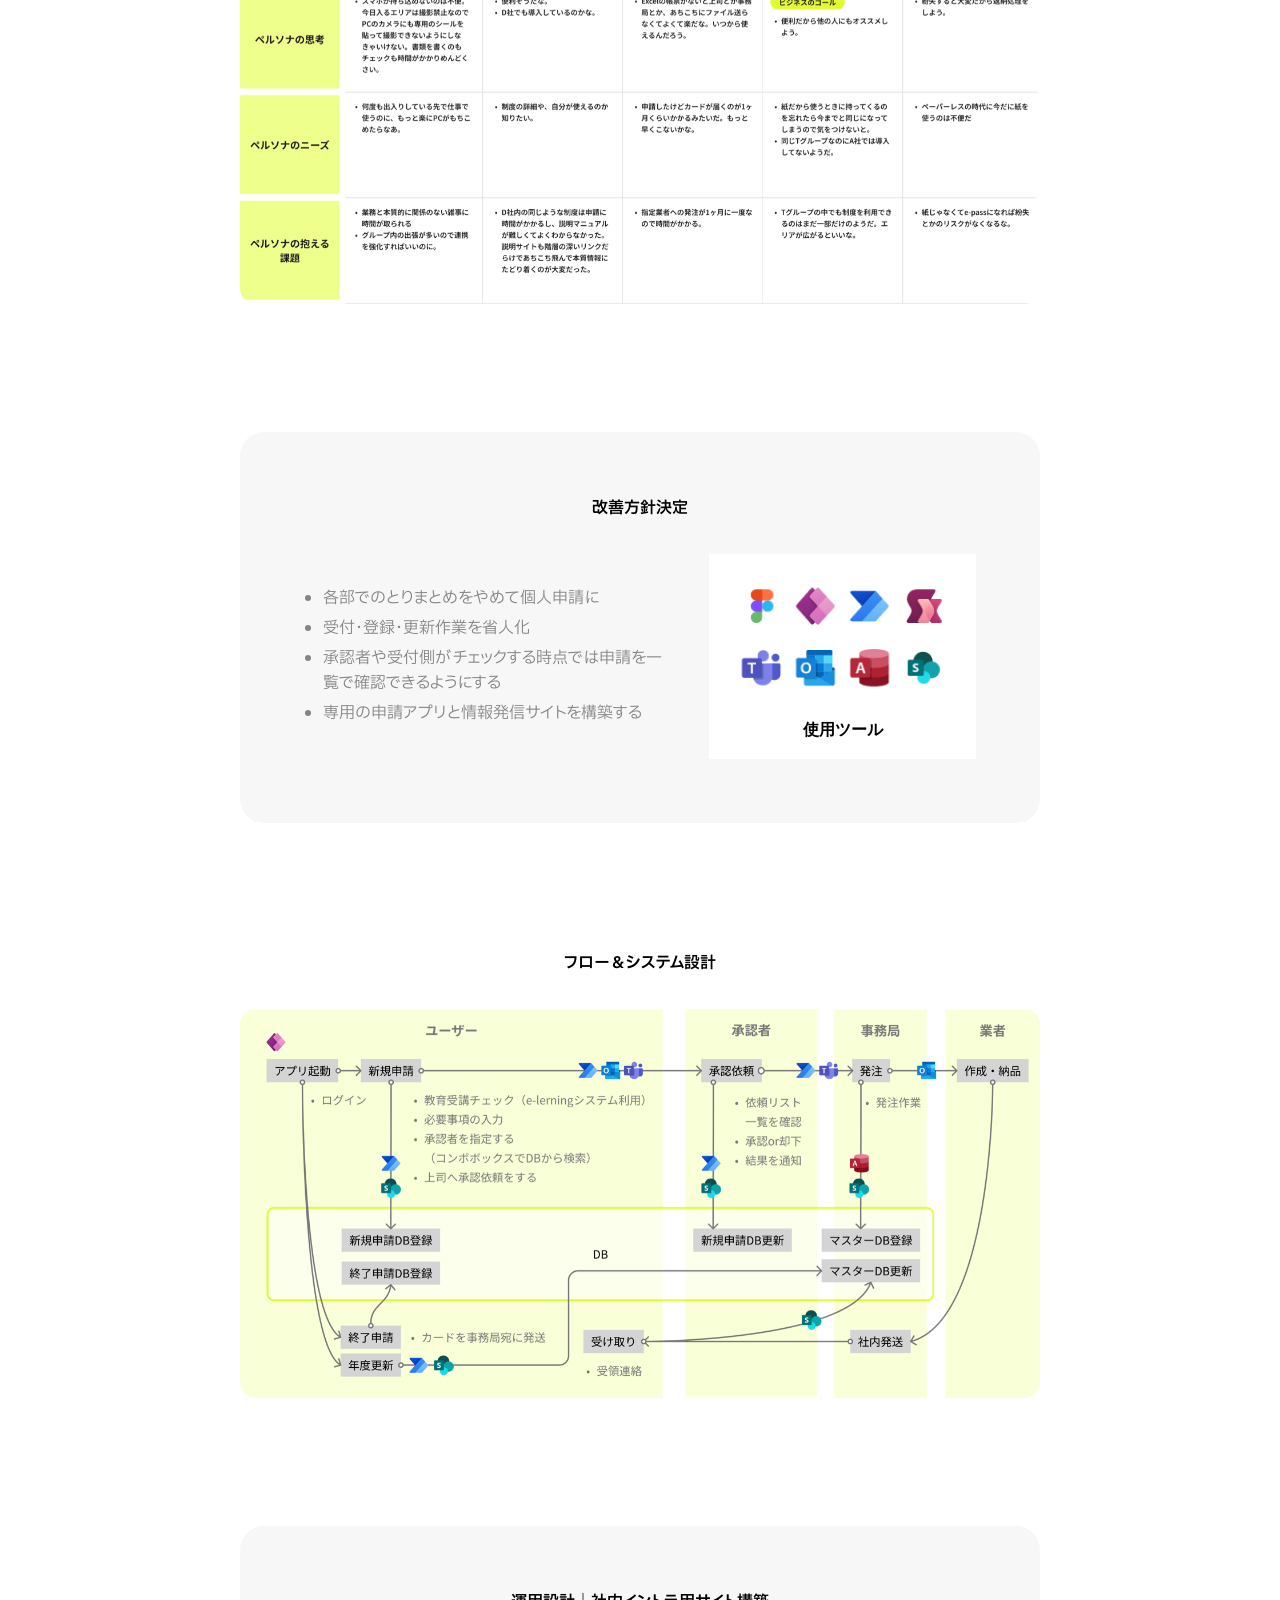
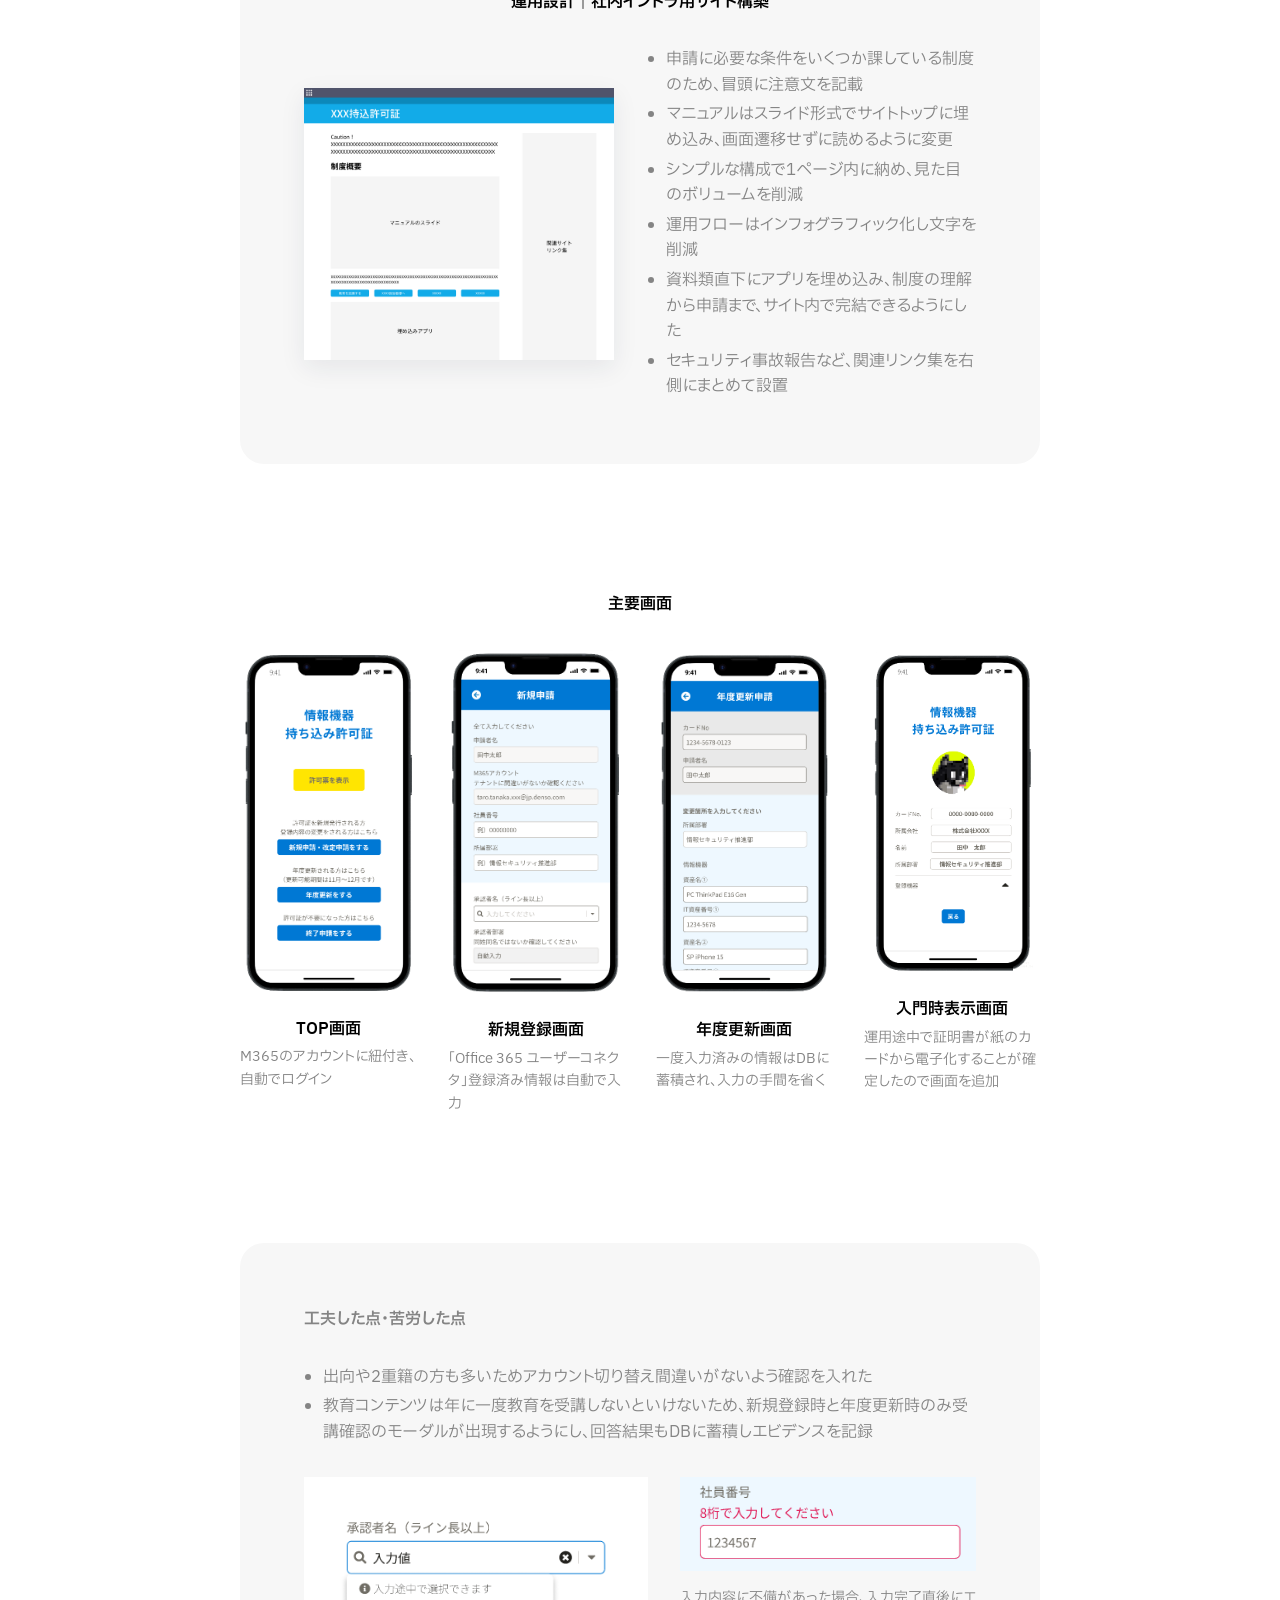
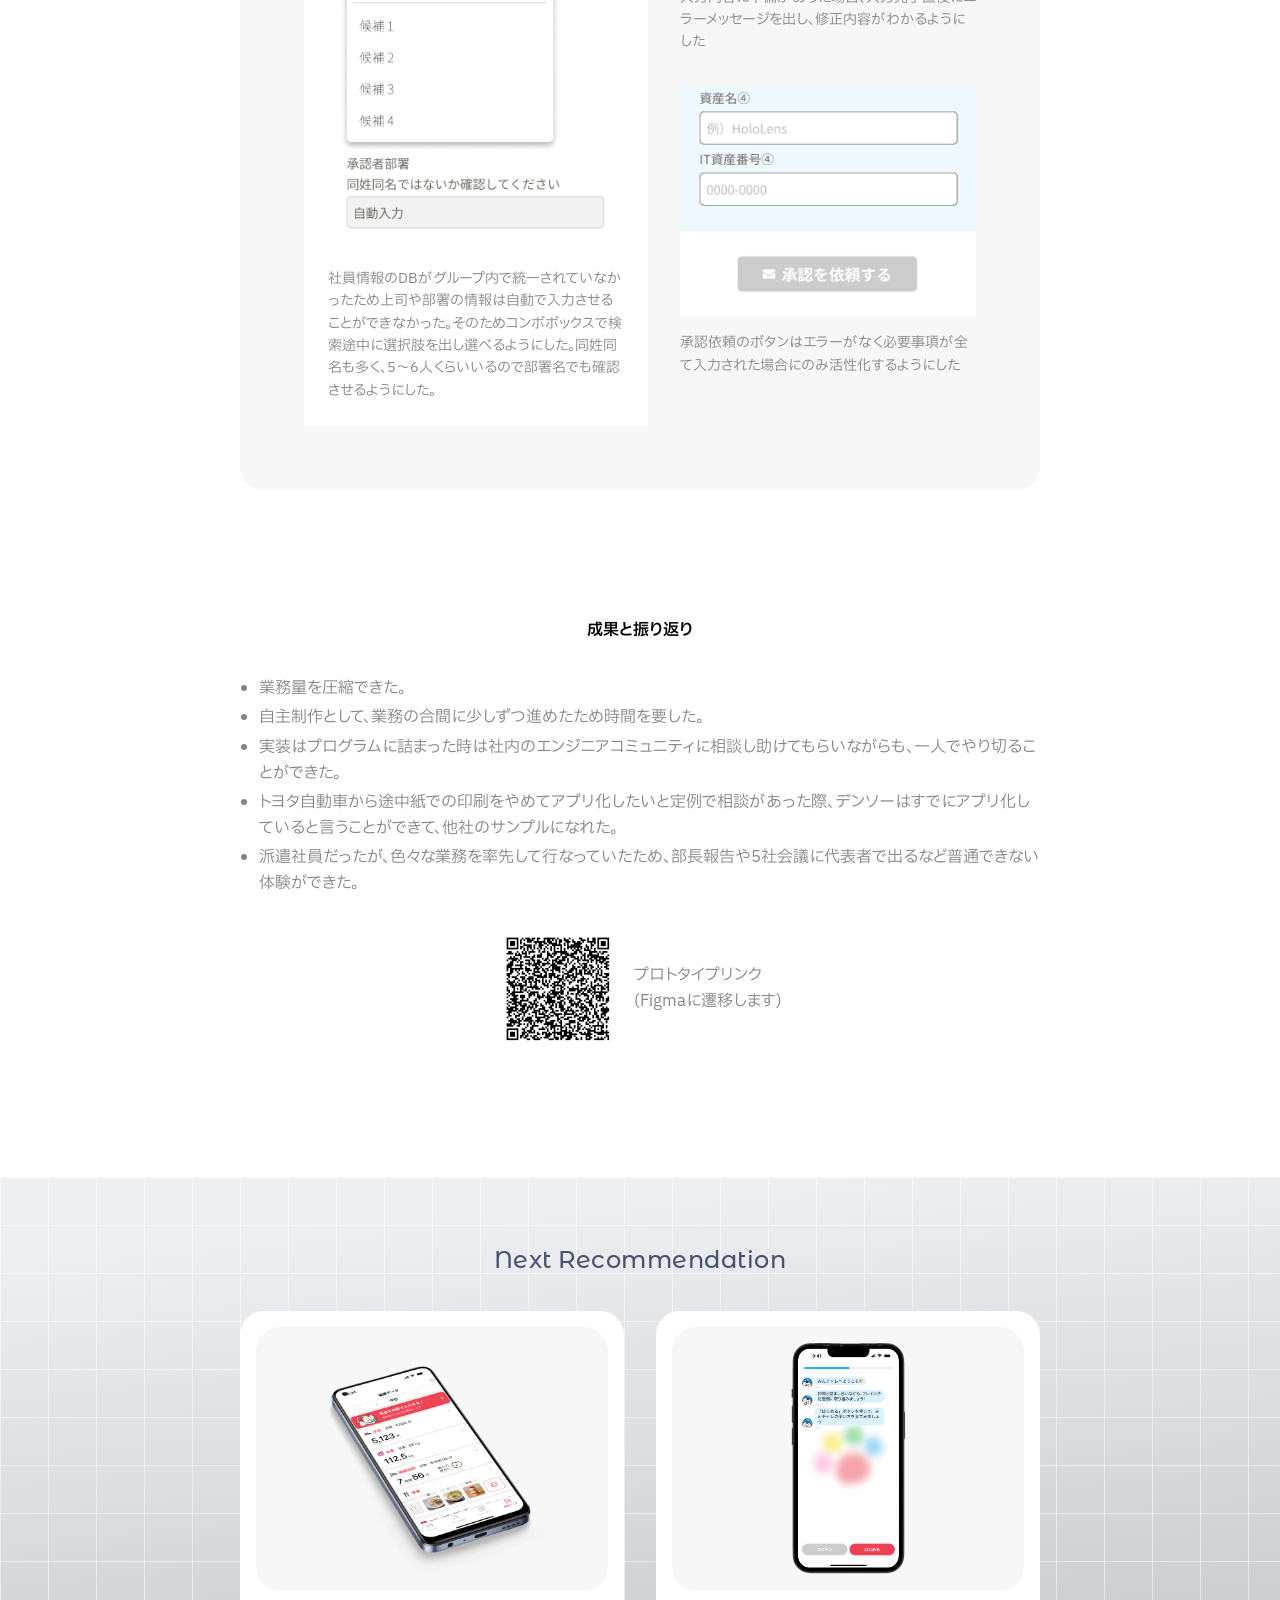
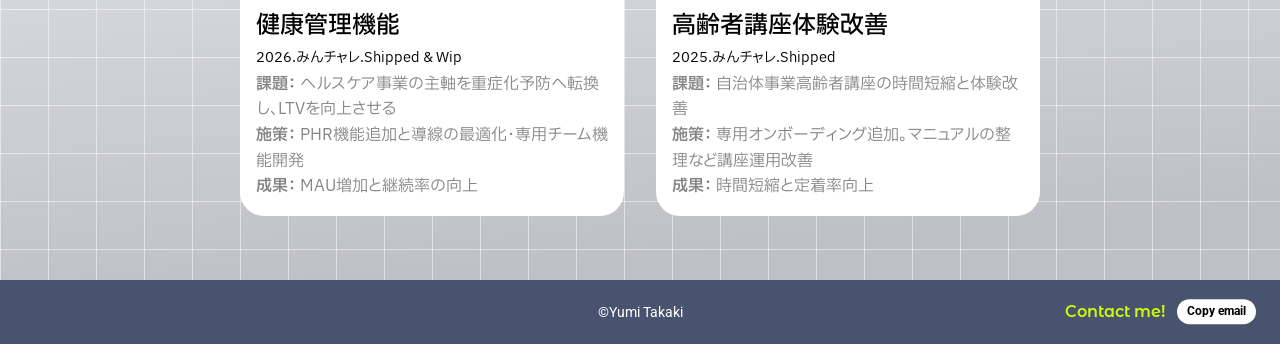
<file: work-08.html>
<!DOCTYPE html>
<html lang="ja">
<head>
<meta name="robots" content="noindex, nofollow">
<meta charset="UTF-8">
<title>情報記憶媒体の持込み持出し許可証 | Yumi Takaki</title>
<meta name="viewport" content="width=device-width, initial-scale=1.0">
<meta name="description" content="DENSO グループ会社間の情報記憶媒体 持込み・持出し許可証アプリのケーススタディ。申請業務プロセスの電子化と運用改善の事例。">
<link rel="stylesheet" href="css/style.css">
<link rel="icon" href="./favicon.png" type="image/png">
<meta property="og:url" content="https://tkkym-git.github.io/portfolio/">
<meta property="og:image" content="https://tkkym-git.github.io/portfolio/ogp.png">
<meta property="og:site_name" content="ポートフォリオ">
<meta property="og:title" content="情報記憶媒体の持込み持出し許可証 | Yumi Takaki">
<meta property="og:type" content="article">
<meta name="twitter:card" content="summary_large_image">
<meta name="twitter:image" content="https://tkkym-git.github.io/portfolio/ogp.png">

<style>
  /* ---------- work-08 scoped additions ---------- */
  /* Mirrors work-01's mobile-title line-break control: <br class="sp-only">
     splits the h1 on mobile only, suppressed on desktop. */
  .sp-only { display: none; }
  @media (max-width: 768px) {
    .sp-only { display: inline; }
  }
  /* Figma "Hero Section" (517:13133): full-bleed #137ad1 band, two flat
     phone screenshots at height:376px — not the shared .work-hero-band
     260px default. */
  .work-hero-band img { height: 376px; }
  /* SP: keep the band at a fixed 400px instead of the shared 720px
     min-height:0 collapse — both screenshots stay centered inside it. */
  @media (max-width: 768px) {
    .work-hero-band { min-height: 320px; }
    .work-hero-band img { height: 256px; }
  }
  /* SP: match work-01's section-gap treatment — collapse the shared
     64px top+bottom padding stacking (128px between sections) down to a
     single 32px margin-top, without touching PC. */
  @media (max-width: 768px) {
    .work-section {
      padding-top: 0;
      padding-bottom: 0;
      margin-top: var(--sp-l);
    }
    .work-hero {
      padding-bottom: 0;
    }
  }
  .disclaimer-line {
    font-size: var(--fs-caption);
    color: var(--color-text-secondary);
  }

  .issue-grid {
    display: grid;
    grid-template-columns: repeat(3, minmax(0, 1fr));
    gap: var(--sp-m);
  }
  @media (max-width: 720px) { .issue-grid { grid-template-columns: 1fr; } }
  /* Figma "issue" component: padding is 32px vertical / 16px horizontal
     (py-l px-m) — the axes were swapped in the original build. */
  .issue-card {
    background: var(--color-background);
    border: 1px solid var(--color-text-secondary);
    border-radius: var(--radius-m);
    padding: var(--sp-l) var(--sp-m);
    display: flex;
    align-items: center;
    font-size: var(--fs-body);
    color: var(--color-text-secondary);
  }
  .issue-card b { color: var(--color-text-secondary); font-weight: 600; }
  .issue-label {
    font-family: var(--font-jp);
    font-weight: 600;
    font-size: var(--fs-body);
    color: var(--color-text-secondary);
    margin-bottom: var(--sp-s);
  }
  .issue-block + .issue-block { margin-top: var(--sp-l); }

  /* Figma 制約 section (517:13166): plain SemiBold sub-heading + a standard
     disc-bullet list — no gray card, no custom dot bullets (the old
     .constraint-box invented a boxed treatment with its own ::before dots
     that also doubled up with the global disc bullets). The heading+list
     block is left-aligned *within itself*, but Figma centers that whole
     block as a unit inside the section (shrink-to-fit + margin auto) —
     it does not stretch edge-to-edge like a normal .work-section child. */
  .constraint-wrap {
    display: flex;
    flex-direction: column;
    align-items: flex-start;
    gap: var(--sp-m);
    width: fit-content;
    max-width: 100%;
    margin: 0 auto;
  }
  .constraint-heading {
    font-weight: 600;
    color: var(--color-text-primary);
  }

  /* Figma "figure" card pattern (same as work-02): backgray box, radius-m,
     64px padding, gap-l between content and caption. */
  .figure-card {
    background: var(--color-backgray);
    border-radius: var(--radius-m);
    padding: var(--sp-xl);
    display: flex;
    flex-direction: column;
    align-items: center;
    gap: var(--sp-l);
  }
  .figure-card .cap {
    font-size: var(--fs-caption);
    color: var(--color-text-secondary);
    text-align: center;
  }
  @media (max-width: 720px) {
    .figure-card { padding: var(--sp-l); }
  }
  /* Base size for the standalone (non-grouped) アライアンス figure-card
     photo — previously an inline style="width:600px; max-width:100%;
     height:auto" on the <img> tag. Moved into CSS so the mobile override
     below is a plain rule instead of needing !important to beat an
     inline style. */
  .photo-alliance {
    width: 600px;
    max-width: 100%;
    height: auto;
  }
  /* Mirrors work-01/02's SP image treatment: cap every image inside a
     figure card at 300px tall on mobile instead of the fixed desktop
     heights. */
  @media (max-width: 768px) {
    .figure-card img {
      height: auto;
      max-height: 300px;
      width: auto;
      max-width: 100%;
      object-fit: contain;
      margin: 0 auto;
      display: block;
    }
  }

  /* Two equal-width images side by side (問題抽出 / 現状の体験分析). */
  .split-row {
    display: flex;
    gap: var(--sp-l);
    align-items: center;
    justify-content: center;
    width: 100%;
  }
  /* Figma specifies no border-radius on these (both the 問題抽出 pair and
     the 共感マップ pair) — square corners, matching the source screenshots. */
  .split-row img {
    flex: 1;
    min-width: 0;
    width: 100%;
    display: block;
  }
  @media (max-width: 600px) {
    .split-row { flex-direction: column; }
  }

  /* 改善方針決定: bullet list + a small white "使用ツール" box, side by side. */
  .plan-decision {
    display: flex;
    gap: var(--sp-l);
    align-items: center;
    width: 100%;
  }
  .plan-decision ul { flex: 1; }
  .plan-decision .tool-box {
    background: var(--color-background);
    display: flex;
    flex-direction: column;
    align-items: center;
    gap: var(--sp-m);
    padding: var(--sp-m);
    flex-shrink: 0;
  }
  .plan-decision .tool-box img { width: 235px; max-width: 100%; display: block; }
  .plan-decision .tool-box .label {
    font-family: var(--font-ui);
    font-weight: 600;
    font-size: var(--fs-body);
    color: var(--color-text-primary);
  }
  @media (max-width: 720px) {
    .plan-decision { flex-direction: column; }
  }

  /* 運用設計: image + bullet list side by side, inside a figure-card. */
  .intranet-row {
    display: flex;
    gap: var(--sp-l);
    align-items: center;
    width: 100%;
  }
  /* Figma specifies no border-radius on this image — square corners. */
  .intranet-row img {
    flex: 1;
    min-width: 0;
    width: 100%;
    display: block;
    box-shadow: 0 8px 24px rgba(30, 38, 61, 0.08);
  }
  .intranet-row ul { flex: 1; min-width: 0; }
  @media (max-width: 720px) {
    .intranet-row { flex-direction: column; }
  }

  .screen-grid {
    display: grid;
    grid-template-columns: repeat(4, minmax(0, 1fr));
    gap: var(--sp-l);
  }
  @media (max-width: 900px) { .screen-grid { grid-template-columns: repeat(2, minmax(0, 1fr)); max-width: 500px; margin: 0 auto; } }
  @media (max-width: 480px) { .screen-grid { grid-template-columns: 1fr; max-width: 320px; } }
  .screen-item { text-align: center; }
  .screen-item img { border-radius: var(--radius-s); width: 100%; margin-bottom: var(--sp-s); }
  .screen-item h4 {
    font-family: var(--font-jp);
    font-weight: 600;
    font-size: var(--fs-body);
    margin-bottom: 4px;
  }
  /* Figma centers the image/title as blocks but the caption text itself
     is left-aligned within its own (content-width) box, same pattern as
     the other multi-line captions on this page. */
  .screen-item p { font-size: var(--fs-caption); color: var(--color-text-secondary); text-align: left; }

  /* 工夫した点・苦労した点: unlike the other section headings, Figma styles
     this one left-aligned and in the secondary gray (not centered black). */
  .effort-card { align-items: stretch; }
  .effort-card .subheading {
    color: var(--color-text-secondary);
    font-weight: 600;
    font-size: var(--fs-body);
    text-align: left;
    width: 100%;
  }
  .effort-card ul { width: 100%; }
  .effort-row {
    display: flex;
    gap: var(--sp-l);
    align-items: flex-start;
    width: 100%;
  }
  .effort-row .effort-box {
    background: var(--color-background);
    padding: 24px;
    display: flex;
    flex-direction: column;
    gap: var(--sp-m);
    align-items: center;
    flex: 1;
    min-width: 0;
    align-self: stretch;
  }
  .effort-row .effort-box img { width: 100%; display: block; }
  .effort-row .effort-col {
    display: flex;
    flex-direction: column;
    gap: var(--sp-l);
    flex: 1;
    min-width: 0;
  }
  .effort-row .effort-col .effort-item { display: flex; flex-direction: column; gap: var(--sp-m); width: 100%; }
  .effort-row .effort-col img { width: 100%; display: block; }
  .effort-row p { font-size: var(--fs-caption); color: var(--color-text-secondary); margin: 0; }
  @media (max-width: 600px) {
    .effort-row { flex-direction: column; }
  }

  /* Figma positions this QR block dead-center within the 1440px page
     (x:578, width:284 → midpoint 720 = exactly half of 1440) — centered
     as a shrink-to-fit unit, not stretched to the section's full width. */
  .prototype-link { display: flex; align-items: center; gap: var(--sp-m); width: fit-content; max-width: 100%; margin: 0 auto; }
  .prototype-link img { width: 120px; height: 120px; flex-shrink: 0; display: block; }
  .prototype-link p { font-size: var(--fs-body); color: var(--color-text-secondary); margin: 0; }

  /* <main class="wrap"> caps width and adds side padding, unlike work-01's
     unconstrained <main> — break .recommendation out to full viewport
     width the same way .work-hero-band already does. */
  .recommendation {
    width: 100vw;
    margin-left: calc(-50vw + 50%);
    margin-right: calc(-50vw + 50%);
  }
  /* .recommendation already ends flush with its own 64px padding; the
     shared .site-footer{margin-top:64px} default would stack an extra
     gap on top of that. */
  .site-footer { margin-top: 0; }
</style>

</head>
<body data-page="works">

  <header class="site-header">
    <a href="index.html" class="brand">
      <span class="icon"><img src="images/icons/avatar.png" alt="Yumi Takaki"></span>
      <span class="name num-ui">Yumi Takaki</span>
    </a>
    <nav class="site-nav">
      <a href="works.html" data-page="works">Work</a>
      <a href="about.html" data-page="about">About</a>
    </nav>
    <div class="updated num-ui">Last updated: 2026.8</div>
    <div class="sp-menu-wrap">
      <button class="sp-menu-toggle" type="button" aria-label="メニューを開く" aria-expanded="false" aria-controls="sp-menu-popup">
        <img class="sp-menu-cat" src="images/icons/sp-menu-cat-blueblack.svg" alt="">
        <span class="sp-menu-label">menu</span>
      </button>

      <div class="sp-menu-popup" id="sp-menu-popup" hidden>
        <button class="sp-menu-close" type="button" aria-label="メニューを閉じる">
          <img class="sp-menu-cat" src="images/icons/sp-menu-cat-white.svg" alt="">
          <span class="sp-menu-label">close</span>
          <img class="sp-menu-close-x" src="images/icons/sp-menu-close-x.svg" alt="">
        </button>
        <nav class="site-nav">
          <a href="works.html" data-page="works">Work</a>
          <a href="about.html" data-page="about">About</a>
        </nav>
      </div>
    </div>
  </header>

  <main class="wrap">

    <div class="work-hero-band" style="background:#137ad1;">
      <img src="images/work-08/hero-1.png" alt="情報機器持込み許可証アプリ TOP画面のスクリーンショット">
      <img src="images/work-08/hero-2.png" alt="情報機器持込み許可証アプリ 新規申請画面のスクリーンショット">
    </div>

    <section class="work-hero">
      <h1>情報記憶媒体の<br class="sp-only">持込み持出し許可証</h1>
      <div class="info num-ui">
        <span class="item"><svg width="12.4" height="16" viewBox="0 0 14 18" fill="none"><path d="M7 0C3.42769 0 0 2.817 0 6.3C0 11.025 7 18 7 18C7 18 14 11.025 14 6.3C14 2.817 10.5723 0 7 0ZM7 8.55C5.83231 8.55 4.88462 7.542 4.88462 6.3C4.88462 5.058 5.83231 4.05 7 4.05C8.16769 4.05 9.11538 5.058 9.11538 6.3C9.11538 7.542 8.16769 8.55 7 8.55Z" fill="#47536F"/></svg>DENSO</span>
        <span class="item"><svg width="16" height="16" viewBox="0 0 16 16" fill="none"><path d="M7.992 0C3.576 0 0 3.584 0 8C0 12.416 3.576 16 7.992 16C12.416 16 16 12.416 16 8C16 3.584 12.416 0 7.992 0ZM10.632 11.768L7.2 8.328V4H8.8V7.672L11.768 10.64L10.632 11.768Z" fill="#47536F"/></svg>2021.9-2022.2</span>
        <span class="item"><svg width="14.1" height="16" viewBox="0 0 15 17" fill="none"><path d="M2.51072 0L4.1727 0.00436242L4.16962 1.6892C4.91437 1.70561 5.70909 1.69204 6.45697 1.69215L10.8399 1.69106C10.8219 1.18184 10.8323 0.514125 10.8447 0.00201844L12.4926 0.00303842C12.5048 0.556186 12.498 1.13718 12.4981 1.69154C12.9118 1.69135 13.4723 1.66717 13.858 1.78997C14.2724 1.92487 14.6172 2.22236 14.8163 2.61681C14.957 2.8922 14.9935 3.18042 14.9963 3.48756C15.0015 4.05642 14.9998 4.62533 14.9995 5.19423L14.9995 12.9218C14.9998 13.6945 15.0012 14.4666 14.994 15.2392C14.9872 15.9782 14.679 16.4917 14.0345 16.8326C13.7531 16.9724 13.3387 16.9935 13.0307 16.9956L2.85748 16.9964C2.35755 16.9969 1.80568 17.0192 1.31475 16.9468C1.04309 16.9067 0.693502 16.6912 0.498897 16.4911C0.0144176 15.9932 0.00339418 15.4809 0.00228762 14.8225L0.00243666 4.49856C0.00230898 4.15009 -0.0139701 3.44381 0.0393573 3.11585C0.0935147 2.76543 0.255987 2.44184 0.503111 2.19221C1.07133 1.61519 1.75948 1.69039 2.5064 1.69167L2.51072 0Z" fill="#47536F"/><path d="M1.67959 5.94933L13.3359 5.94911C13.3692 9.0389 13.3371 12.1909 13.337 15.2858L1.6784 15.2836L1.67648 11.3248L1.67959 5.94933Z" fill="#F9F9F8"/><path d="M5.82243 8.50687C5.85037 8.54519 5.8405 10.0139 5.84178 10.1881C6.65246 10.2223 7.48522 10.183 8.29848 10.1978C8.58384 10.203 8.88478 10.2005 9.16889 10.1861L9.17093 8.47711C9.36556 8.72459 10.024 9.36236 10.2779 9.6211L11.1933 10.5518C11.3438 10.7048 11.5224 10.902 11.6785 11.042C10.8466 11.8574 10.0355 12.7334 9.20432 13.5569C9.1957 13.5446 9.18521 13.5296 9.17285 13.512C9.16259 13.0401 9.16951 12.353 9.17119 11.8979L5.84261 11.8972C5.83461 12.3532 5.81984 13.1499 5.84942 13.5841C5.64138 13.4171 5.20229 12.944 4.99488 12.7325L3.3419 11.0447C3.95704 10.4521 4.54387 9.78815 5.1571 9.18913C5.36828 8.98284 5.6374 8.73169 5.82243 8.50687Z" fill="#47536F"/></svg>6ヶ月(1日1時間程度作業)</span>
        <span class="item"><svg width="16" height="16" viewBox="0 0 16 16" fill="none"><path d="M8 0C3.584 0 0 3.584 0 8C0 12.416 3.584 16 8 16C12.416 16 16 12.416 16 8C16 3.584 12.416 0 8 0ZM8 3.2C9.544 3.2 10.8 4.456 10.8 6C10.8 7.544 9.544 8.8 8 8.8C6.456 8.8 5.2 7.544 5.2 6C5.2 4.456 6.456 3.2 8 3.2ZM8 14.4C6.376 14.4 4.456 13.744 3.088 12.096C4.44 11.04 6.144 10.4 8 10.4C9.856 10.4 11.56 11.04 12.912 12.096C11.544 13.744 9.624 14.4 8 14.4Z" fill="#47536F"/></svg>PM &amp; Design &amp; Dev &amp; CS</span>
      </div>
      <p class="note note-narrow">個人プロジェクト</p>
      <p class="note">
        デンソー社員がトヨタ自動車グループ間で情報記憶媒体を会社構内に持込み・持出しする際に使用するアプリ。グループ間の連携を深め、時間がかかっていた申請手続きを簡易にする。
      </p>
      <p class="disclaimer-line">※機密事項を含まないよう、変更を加えて再現しています。実際の製品やサイトは掲載していません。</p>
    </section>

    <section class="work-section">
      <h2>背景</h2>
      <p>
        デンソーでは、情報記憶媒体の持出し・持込み申請は紙の帳票を使用しており、複数の承認ステップや入門チェックなど、許可までに多大な時間がかかっていた。コロナ禍のテレワーク拡大で処理件数が増大し、スピーディーに対応できる簡易制度の考案が急務となっていた。当時一人で社内の帳票の処理、40万台以上のPCのセキュリティ監視、3つのヘルプデスクの窓口の担当など業務過多の状態に、メキシコ拠点とドイツ拠点でのセキュリティ事故も重なり多忙を極めていた。そんな中、親会社であるトヨタ自動車より、グループ間で相互に簡易持込みができる「ルール統一制度」への参加要請を受けた。少しでも効率化するため、アプリ開発し省人化することにした。
      </p>
    </section>

    <section class="work-section">
      <h2>課題</h2>

      <div class="issue-block">
        <p class="issue-label">ユーザー体験の課題</p>
        <div class="issue-grid">
          <div class="issue-card">現状の申請手続きのような混乱を無くす。</div>
          <div class="issue-card">事前の複雑な申請フローを、シンプルで手軽な動線にする。</div>
          <div class="issue-card">出張者や出向者が、現場で「迷わず」「スムーズに入門できる」UI。</div>
        </div>
      </div>

      <div class="issue-block">
        <p class="issue-label">運営側の課題</p>
        <div class="issue-grid">
          <div class="issue-card"><p><b>グループ間相互の持込み手続きの共通化・効率化：</b>トヨタグループ全体での出張・出向・転籍に伴う入門時のタイムロスを削減。</p></div>
          <div class="issue-card"><p><b>グループ各社の足並み揃え：</b>各社で異なる運用の共通化と、スピーディーに処理できる簡易制度への落とし込み。</p></div>
          <div class="issue-card"><p><b>セキュリティと利便性の両立：</b>グループ全体のセキュリティ基準を満たしつつ、従来の煩雑な承認ステップをどれだけ簡素化できるかの調整。</p></div>
        </div>
      </div>
    </section>

    <section class="work-section">
      <div class="figure-card">
        <img class="photo-alliance" src="images/work-08/alliance.png" alt="Tグループ・Dグループ共通の許可証によるアライアンスの全体像">
        <p class="cap">アライアンスの全体像</p>
      </div>
    </section>

    <section class="work-section">
      <h2>プロセス</h2>
      <p>
        定期的に行われるトヨタ自動車各社とのグループ会議に上司の室長と2人でデンソー代表者として参加。各社と運用のすり合わせ、ルール共通化の最低ラインを決めた。すでに運用しているデンソー社内の申請の体験がよくないため、同じ道を辿らないよう現状の問題点を洗い出し、体験改善の足がかりとすることにした。
      </p>
    </section>

    <section class="work-section">
      <h2>制約</h2>
      <div class="constraint-wrap">
        <p class="constraint-heading">トヨタ自動車側の求める共通条件</p>
        <ul>
          <li>許可証は紙で指定の業者に発注(まとめて1ヶ月に一度だけ発注可能)</li>
          <li>申請には、必要な教育を受講すること</li>
          <li>年に一度更新を確認し、不要となったカードは回収すること</li>
          <li>セキュリティ要件を担保すること</li>
          <li>トヨタ自動車より支給されたExcelの帳票は使用してもしなくても良い(カスタマイズ可)</li>
        </ul>
      </div>
    </section>

    <section class="work-section">
      <div class="figure-card">
        <p style="font-weight:600; color:var(--color-text-primary); text-align:center; margin:0;">問題抽出</p>
        <div style="width:100%;">
          <p style="text-align:left; margin:0;">特性要因図を使い、自社独自制度のヘルプデスクに届く、ユーザーの要望やクレームを分類した。</p>
          <p style="text-align:left; margin:0;">ユーザー視点と事務局側視点の両方から、下記の観点で問題を洗い出した<br>・どこに時間がかかっているか<br>・何に不満を持っているか</p>
        </div>
        <div class="split-row">
          <img src="images/work-08/issue-extract-1.png" alt="ユーザー視点での問題点の洗い出し">
          <img src="images/work-08/issue-extract-2.png" alt="事務局視点での問題点の洗い出し">
        </div>
      </div>
    </section>

    <section class="work-section">
      <h2>現状の体験分析｜共感マップ</h2>
      <p>
        ユーザー視点と管理側視点の両方の体験を可視化してみた<br>・現制度の良い体験<br>・改善できそうな体験
      </p>
      <div class="split-row">
        <img src="images/work-08/empathy-1.png" alt="ユーザー視点の共感マップ。Think and Feel、See、Hear、Say and Do、Pain、Gainの各象限に付箋で整理">
        <img src="images/work-08/empathy-2.png" alt="管理側視点の共感マップ。Think and Feel、See、Hear、Say and Do、Pain、Gainの各象限に付箋で整理">
      </div>
    </section>

    <section class="work-section">
      <h2>体験設計｜ユーザーシナリオ</h2>
      <img src="images/work-08/journey-map.png" alt="Tグループへ出張時の記憶媒体持ち込み体験のユーザージャーニーマップ" style="border-radius: var(--radius-s); width: 100%;">
    </section>

    <section class="work-section">
      <div class="figure-card">
        <p style="font-weight:600; color:var(--color-text-primary); text-align:center;">改善方針決定</p>
        <div class="plan-decision">
          <ul>
            <li>各部でのとりまとめをやめて個人申請に</li>
            <li>受付・登録・更新作業を省人化</li>
            <li>承認者や受付側がチェックする時点では申請を一覧で確認できるようにする</li>
            <li>専用の申請アプリと情報発信サイトを構築する</li>
          </ul>
          <div class="tool-box">
            <img src="images/work-08/tools-icons.png" alt="使用ツールのアイコン一覧: Figma, Power Automate, Microsoft Teams, Outlook, Access, SharePoint">
            <p class="label">使用ツール</p>
          </div>
        </div>
      </div>
    </section>

    <section class="work-section">
      <h2>フロー＆システム設計</h2>
      <img src="images/work-08/flow-diagram.png" alt="ユーザー・承認者・事務局・業者間の申請フロー＆システム設計図。Power Automate、Teams、Outlook、SharePoint、Accessを連携" style="border-radius: var(--radius-s); width: 100%;">
    </section>

    <section class="work-section">
      <div class="figure-card">
        <p style="font-weight:600; color:var(--color-text-primary); text-align:center;">運用設計｜社内イントラ用サイト構築</p>
        <div class="intranet-row">
          <img src="images/work-08/intranet-mockup.png" alt="社内イントラサイトのワイヤーフレーム">
          <ul>
            <li>申請に必要な条件をいくつか課している制度のため、冒頭に注意文を記載</li>
            <li>マニュアルはスライド形式でサイトトップに埋め込み、画面遷移せずに読めるように変更</li>
            <li>シンプルな構成で1ページ内に納め、見た目のボリュームを削減</li>
            <li>運用フローはインフォグラフィック化し文字を削減</li>
            <li>資料類直下にアプリを埋め込み、制度の理解から申請まで、サイト内で完結できるようにした</li>
            <li>セキュリティ事故報告など、関連リンク集を右側にまとめて設置</li>
          </ul>
        </div>
      </div>
    </section>

    <section class="work-section">
      <h2>主要画面</h2>
      <div class="screen-grid">
        <div class="screen-item">
          <img src="images/work-08/screen-top.png" alt="TOP画面(許可証カード表示)">
          <h4>TOP画面</h4>
          <p>M365のアカウントに紐付き、自動でログイン</p>
        </div>
        <div class="screen-item">
          <img src="images/work-08/screen-register.png" alt="新規登録画面">
          <h4>新規登録画面</h4>
          <p>「Office 365 ユーザーコネクタ」登録済み情報は自動で入力</p>
        </div>
        <div class="screen-item">
          <img src="images/work-08/screen-renewal.png" alt="年度更新画面">
          <h4>年度更新画面</h4>
          <p>一度入力済みの情報はDBに蓄積され、入力の手間を省く</p>
        </div>
        <div class="screen-item">
          <img src="images/work-08/screen-entry.png" alt="入門時表示画面">
          <h4>入門時表示画面</h4>
          <p>運用途中で証明書が紙のカードから電子化することが確定したので画面を追加</p>
        </div>
      </div>
    </section>

    <section class="work-section">
      <div class="figure-card effort-card">
        <p class="subheading">工夫した点・苦労した点</p>
        <ul>
          <li>出向や2重籍の方も多いためアカウント切り替え間違いがないよう確認を入れた</li>
          <li>教育コンテンツは年に一度教育を受講しないといけないため、新規登録時と年度更新時のみ受講確認のモーダルが出現するようにし、回答結果もDBに蓄積しエビデンスを記録</li>
        </ul>
        <div class="effort-row">
          <div class="effort-box">
            <img src="images/work-08/effort-1.png" alt="コンボボックスでの承認者検索候補表示のスクリーンショット">
            <p>社員情報のDBがグループ内で統一されていなかったため上司や部署の情報は自動で入力させることができなかった。そのためコンボボックスで検索途中に選択肢を出し選べるようにした。同姓同名も多く、5〜6人くらいいるので部署名でも確認させるようにした。</p>
          </div>
          <div class="effort-col">
            <div class="effort-item">
              <img src="images/work-08/effort-2.png" alt="社員番号入力エラーメッセージのスクリーンショット">
              <p>入力内容に不備があった場合、入力完了直後にエラーメッセージを出し、修正内容がわかるようにした</p>
            </div>
            <div class="effort-item">
              <img src="images/work-08/effort-3.png" alt="承認依頼ボタンの活性化条件のスクリーンショット">
              <p>承認依頼のボタンはエラーがなく必要事項が全て入力された場合にのみ活性化するようにした</p>
            </div>
          </div>
        </div>
      </div>
    </section>

    <section class="work-section">
      <h2>成果と振り返り</h2>
      <ul>
        <li>業務量を圧縮できた。</li>
        <li>自主制作として、業務の合間に少しずつ進めたため時間を要した。</li>
        <li>実装はプログラムに詰まった時は社内のエンジニアコミュニティに相談し助けてもらいながらも、一人でやり切ることができた。</li>
        <li>トヨタ自動車から途中紙での印刷をやめてアプリ化したいと定例で相談があった際、デンソーはすでにアプリ化していると言うことができて、他社のサンプルになれた。</li>
        <li>派遣社員だったが、色々な業務を率先して行なっていたため、部長報告や5社会議に代表者で出るなど普通できない体験ができた。</li>
      </ul>
      <div class="prototype-link">
        <img src="images/work-08/prototype-qr.png" alt="プロトタイプのFigmaリンクQRコード">
        <p>プロトタイプリンク<br>(Figmaに遷移します)</p>
      </div>
    </section>

    <section class="recommendation">
      <div class="recommendation-inner">
        <h2 class="recommendation-title">Next Recommendation</h2>
        <div class="recommendation-grid">
          <a class="pickup-card" href="work-01.html">
            <div class="thumb"><img src="images/home/card-01-health.png" alt="健康管理機能 のスクリーンショット"></div>
            <div class="body">
              <h3>健康管理機能</h3>
              <p class="meta num-ui">2026.みんチャレ.Shipped &amp; Wip</p>
              <div class="desc">
                <p class="desc-block"><b>課題：</b> ヘルスケア事業の主軸を重症化予防へ転換し、LTVを向上させる</p>
                <p class="desc-block"><b>施策：</b> PHR機能追加と導線の最適化・専用チーム機能開発</p>
                <p class="desc-block"><b>成果：</b> MAU増加と継続率の向上</p>
              </div>
            </div>
          </a>
          <a class="pickup-card" href="work-02.html">
            <div class="thumb"><img src="images/home/card-02-elderly.png" alt="高齢者講座体験改善 のスクリーンショット"></div>
            <div class="body">
              <h3>高齢者講座体験改善</h3>
              <p class="meta num-ui">2025.みんチャレ.Shipped</p>
              <div class="desc">
                <p class="desc-block"><b>課題：</b> 自治体事業高齢者講座の時間短縮と体験改善</p>
                <p class="desc-block"><b>施策：</b> 専用オンボーディング追加。マニュアルの整理など講座運用改善</p>
                <p class="desc-block"><b>成果：</b> 時間短縮と定着率向上</p>
              </div>
            </div>
          </a>
        </div>
      </div>
    </section>

  </main>

  <button type="button" class="page-top-btn" aria-label="ページの先頭に戻る">
    <svg width="40" height="40" viewBox="0 0 40 40" fill="none" xmlns="http://www.w3.org/2000/svg">
      <circle class="page-top-btn-circle" cx="20" cy="20" r="19.5" fill="white" stroke="#47536F"/>
      <path class="page-top-btn-arrow" d="M20.005 11V29M12.5 18.7143L20 11L27.5 18.7143" stroke="#47536F" stroke-width="2" stroke-linecap="round" stroke-linejoin="round"/>
    </svg>
  </button>

  <footer class="site-footer num-ui">
    <span class="footer-copy">©Yumi Takaki</span>
    <div class="footer-contact">
      <span class="footer-contact-label">Contact me!</span>
      <button class="copy-email" type="button" data-email="yumi.takaki.t@gmail.com">Copy email</button>
    </div>
  </footer>

  <script src="js/main.js"></script>
</body>
</html>
</file>
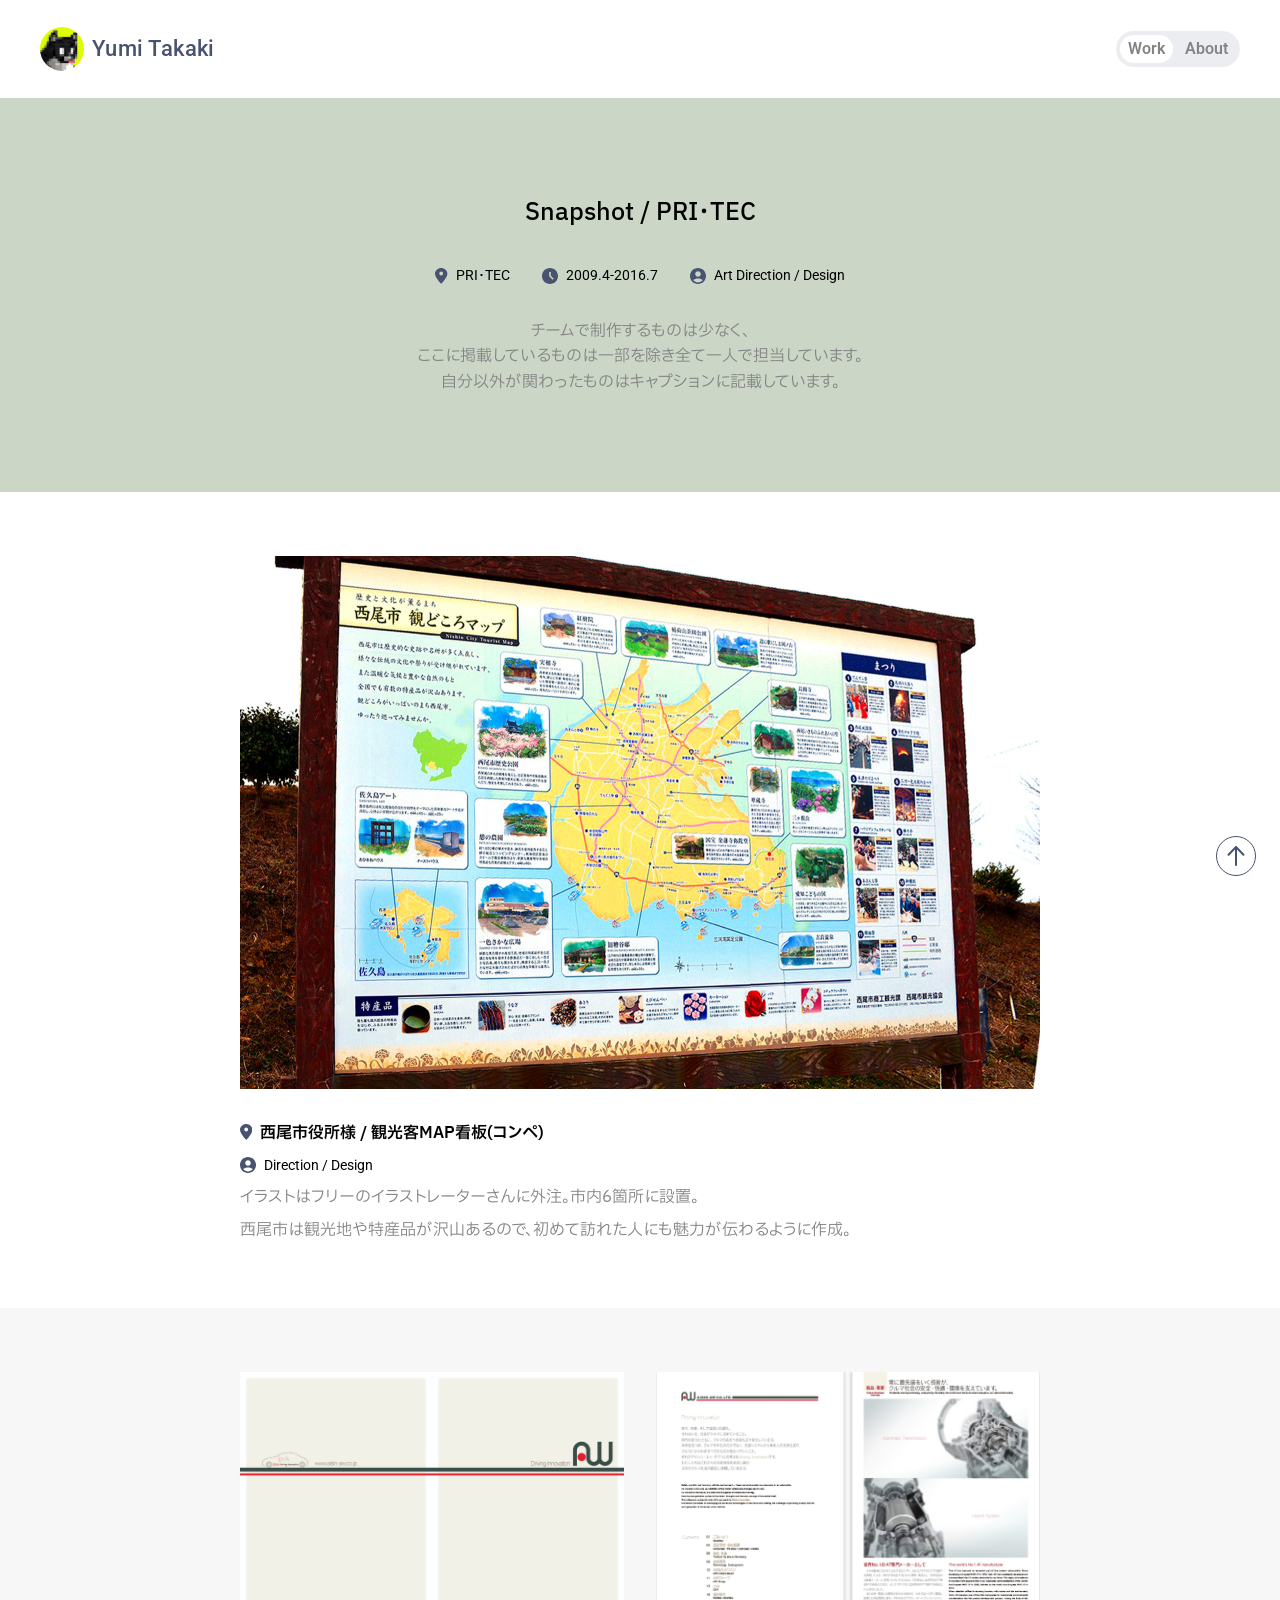
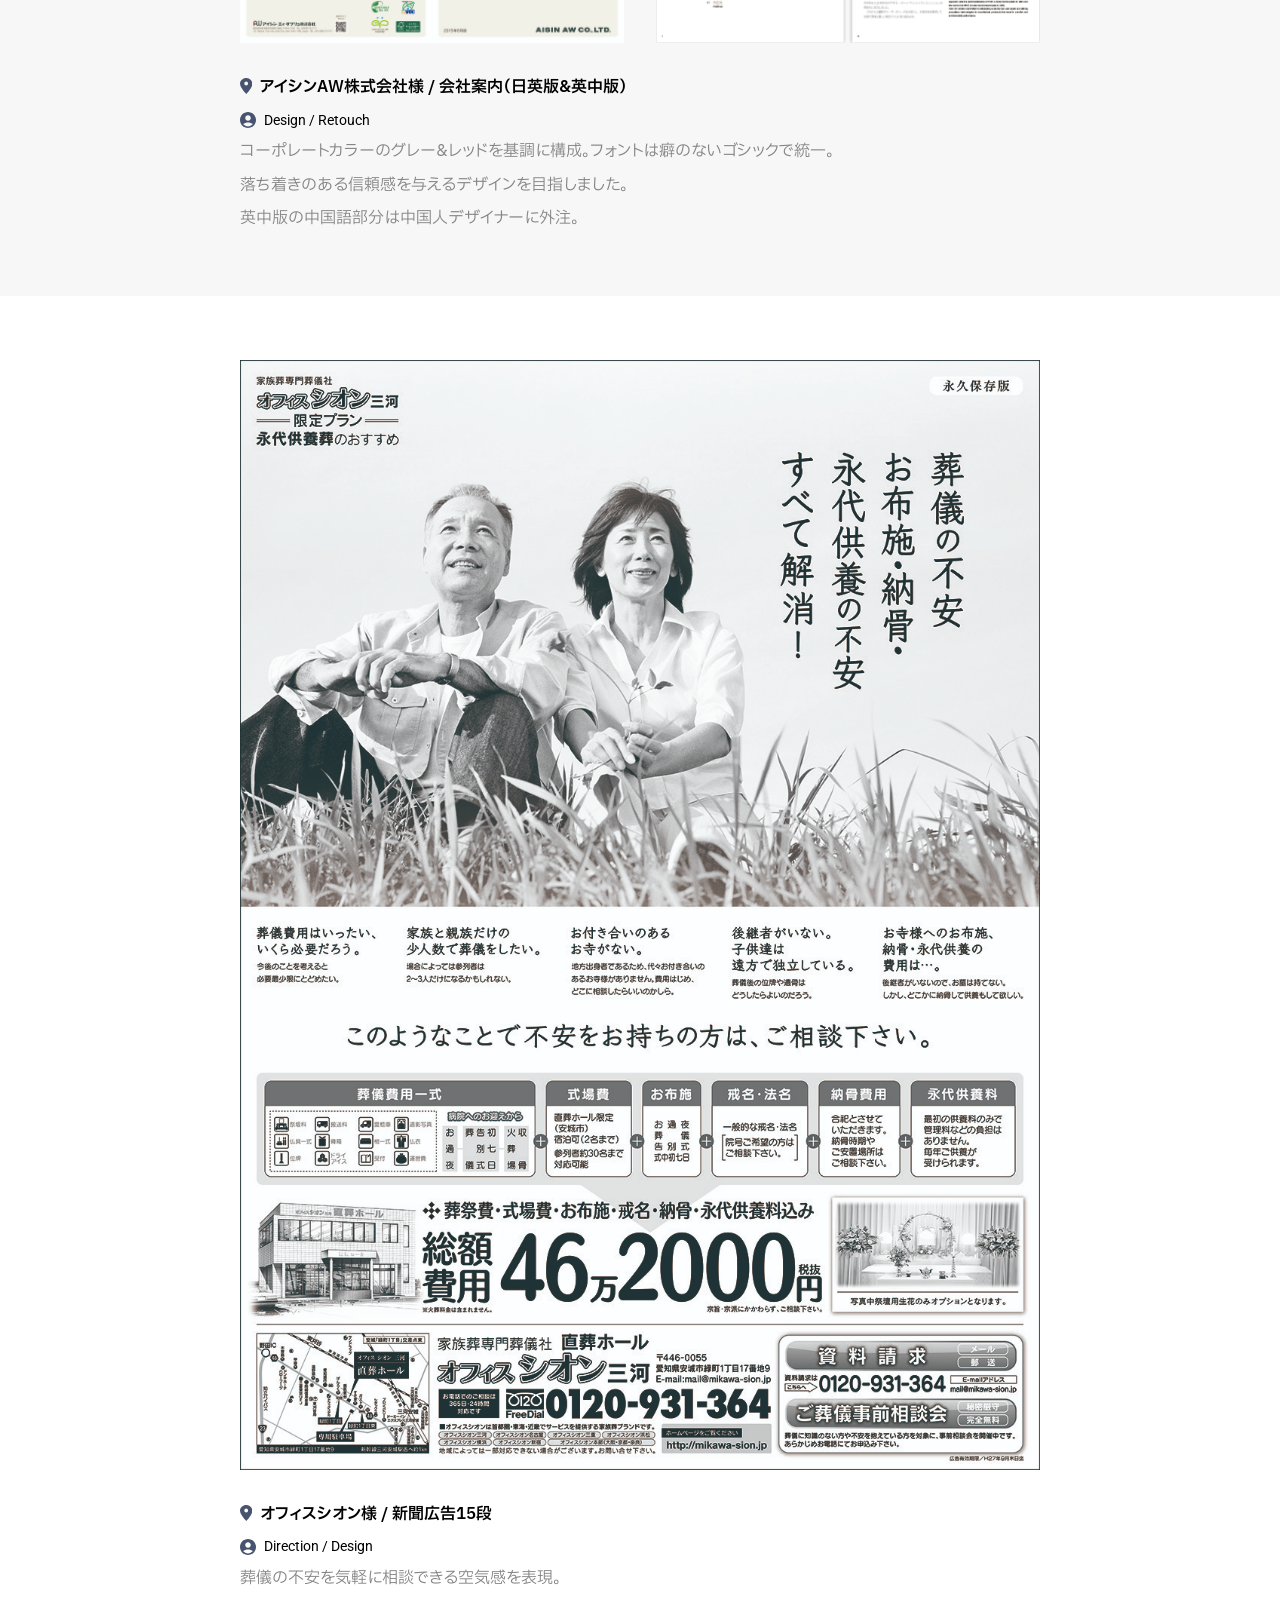
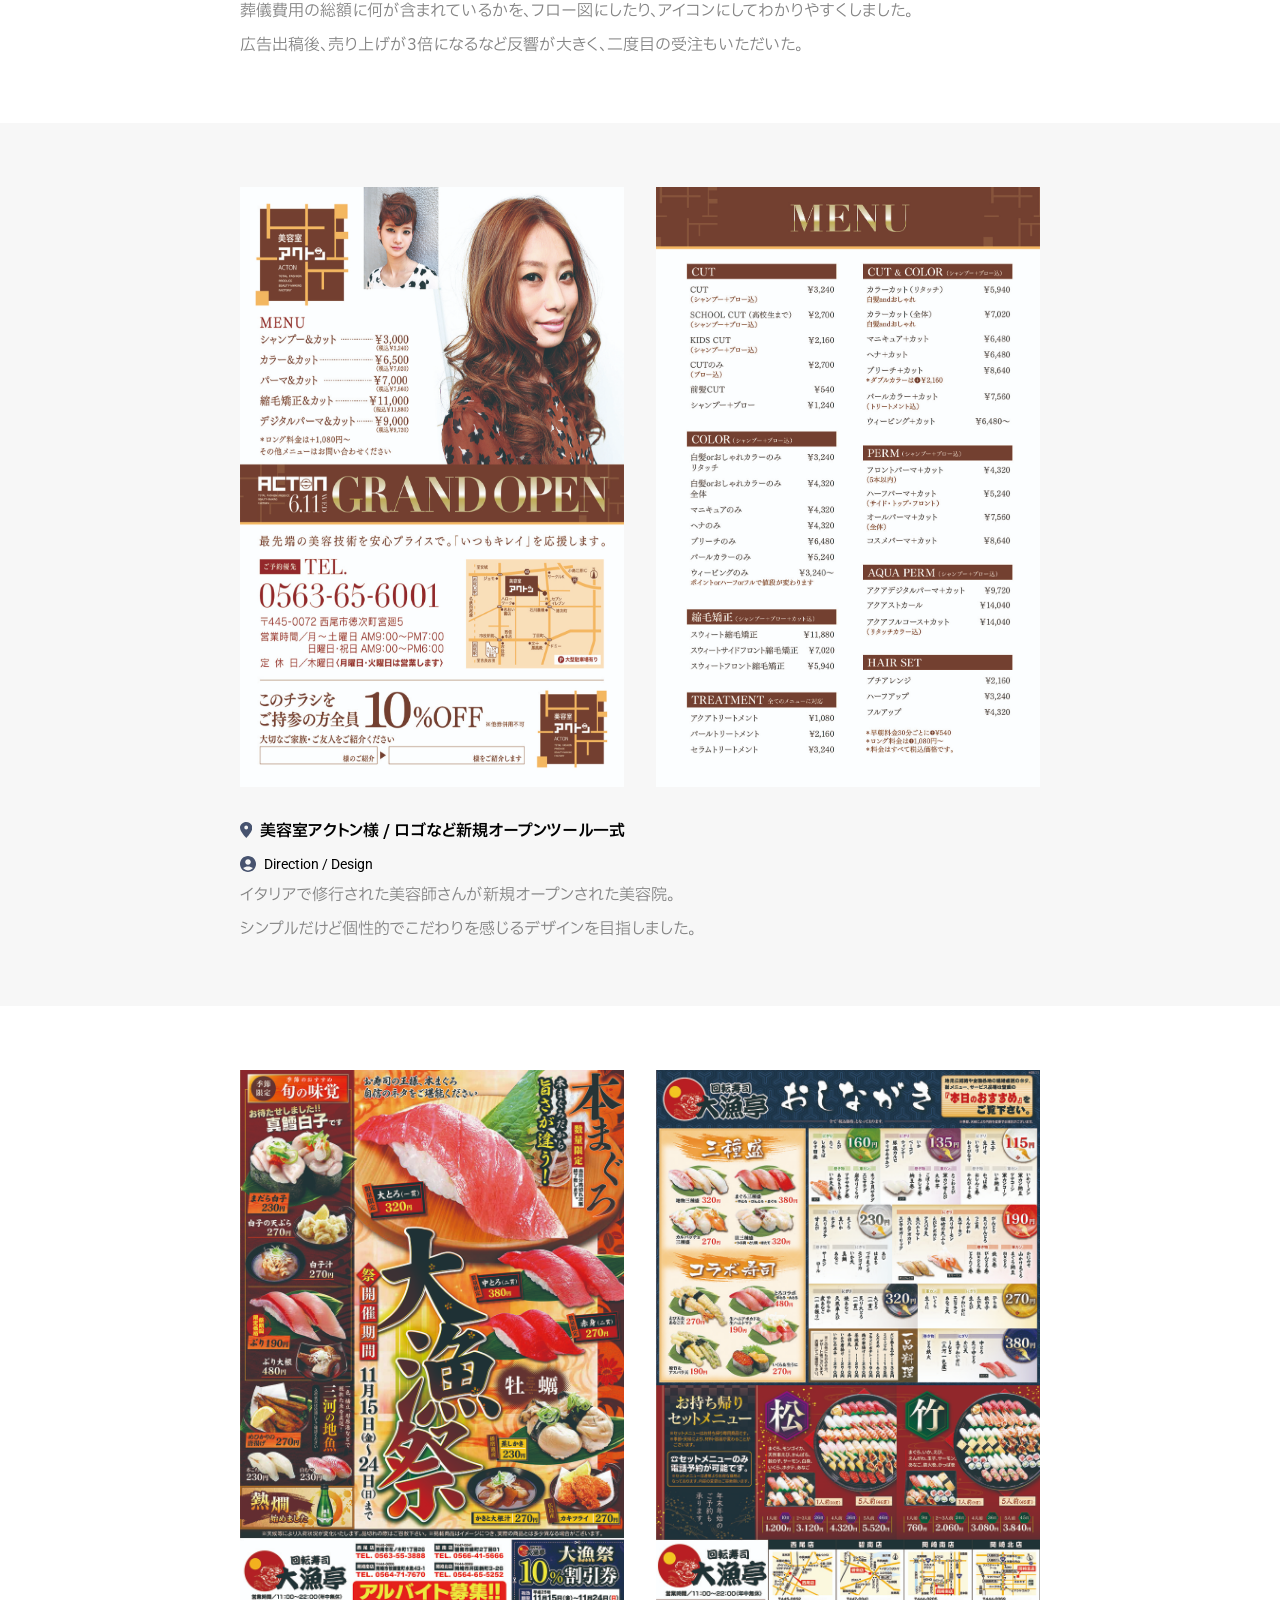
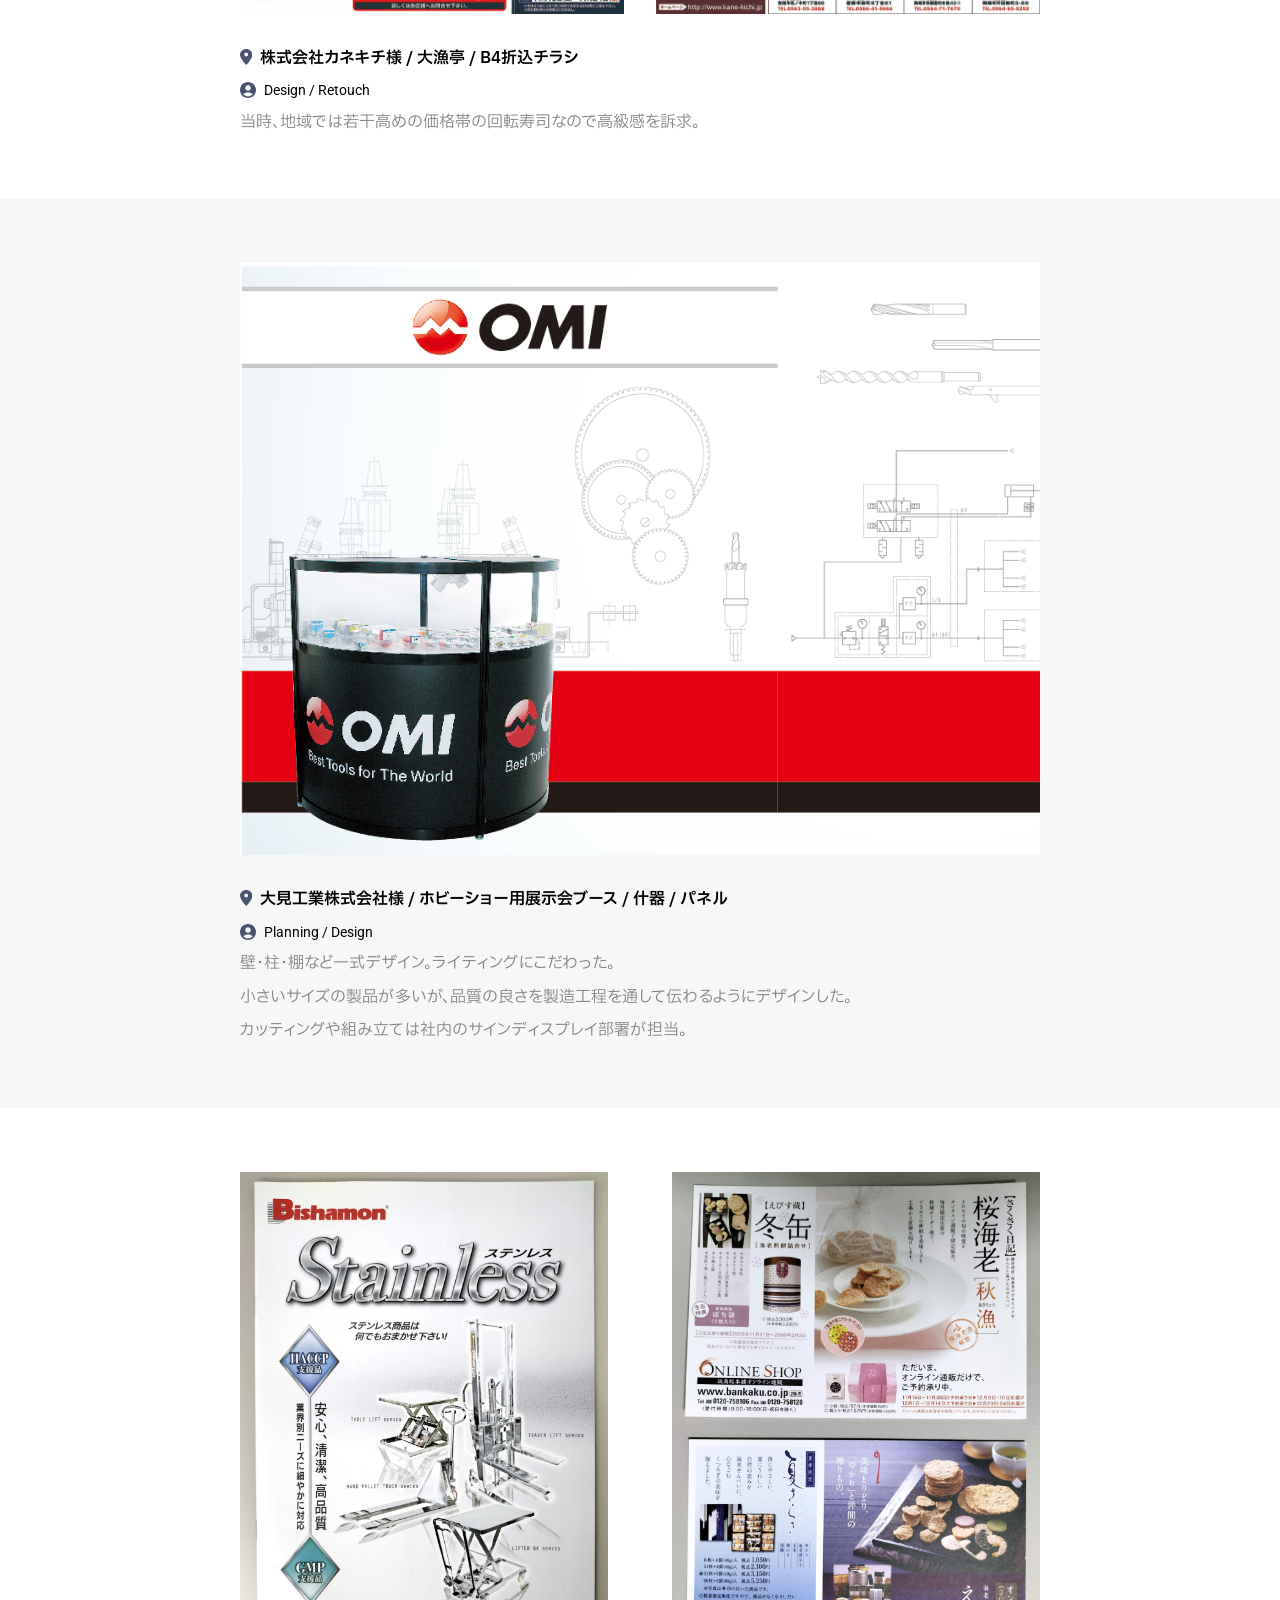
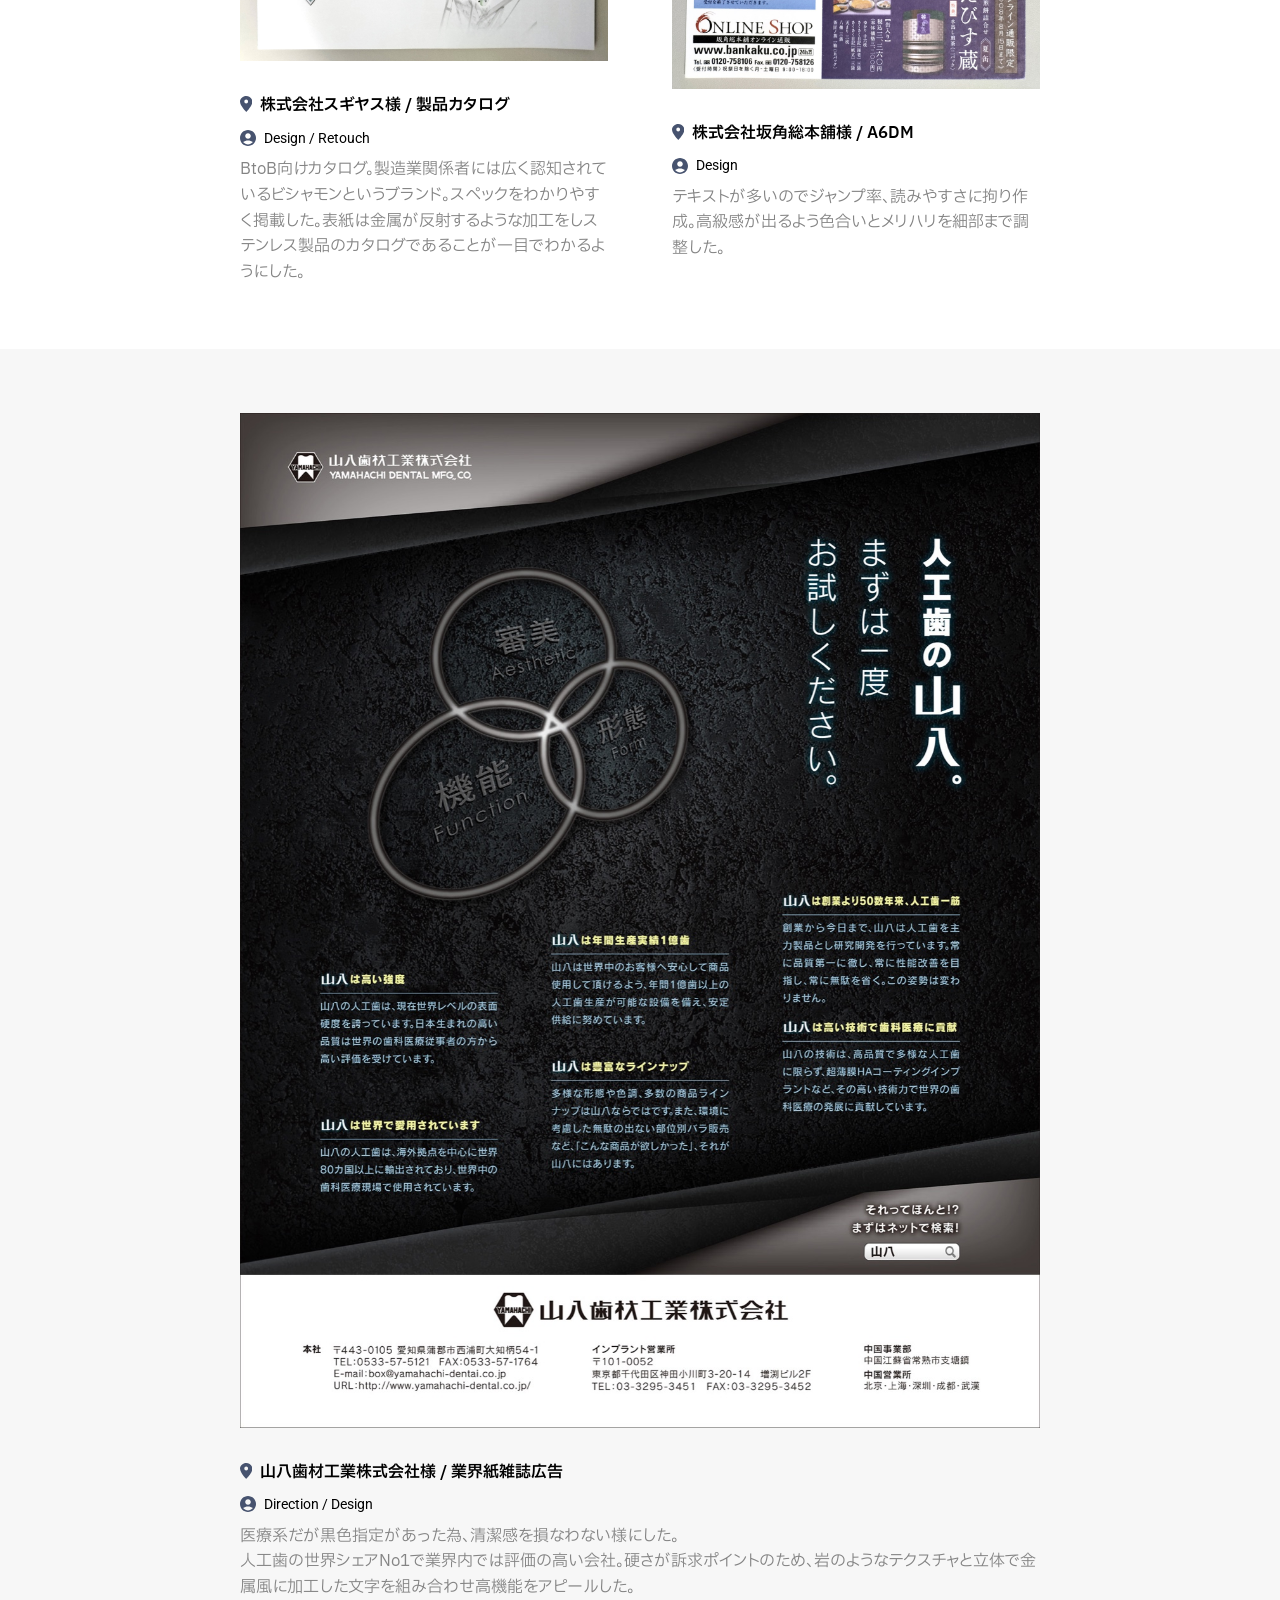
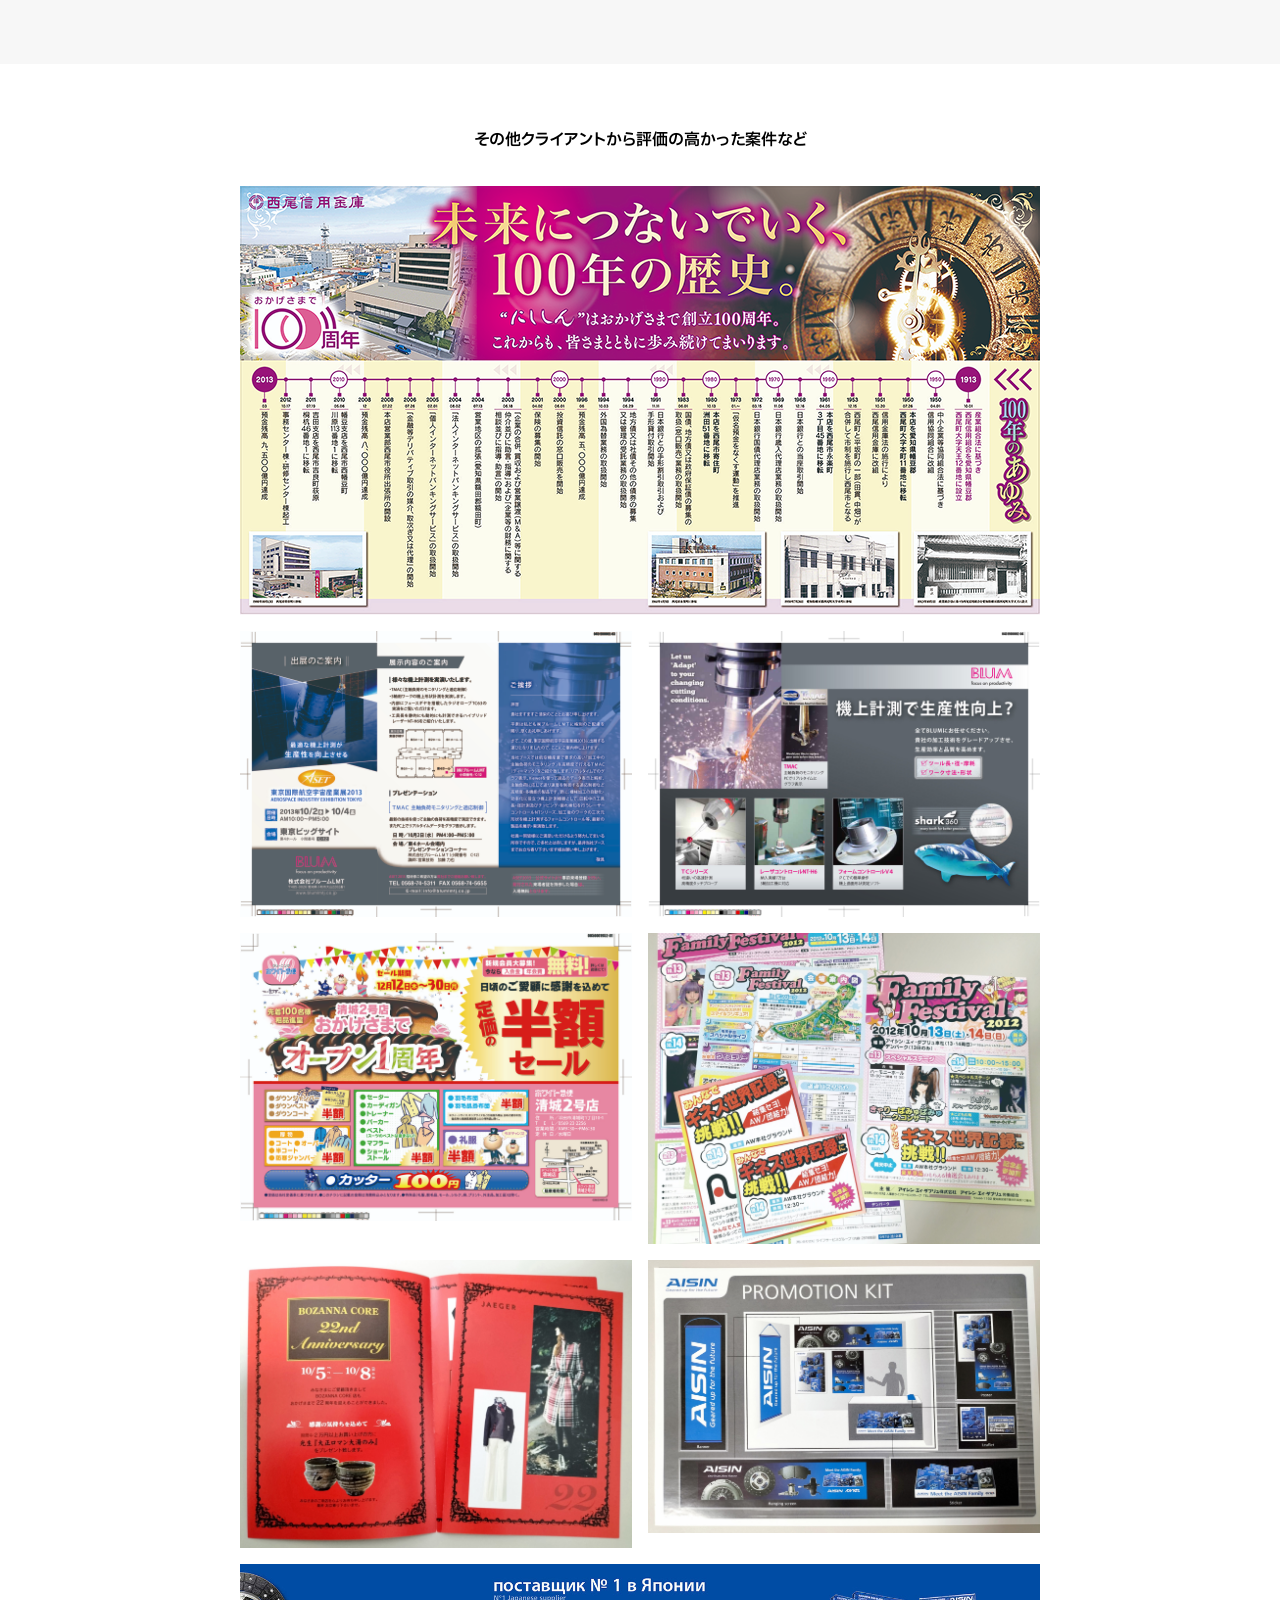
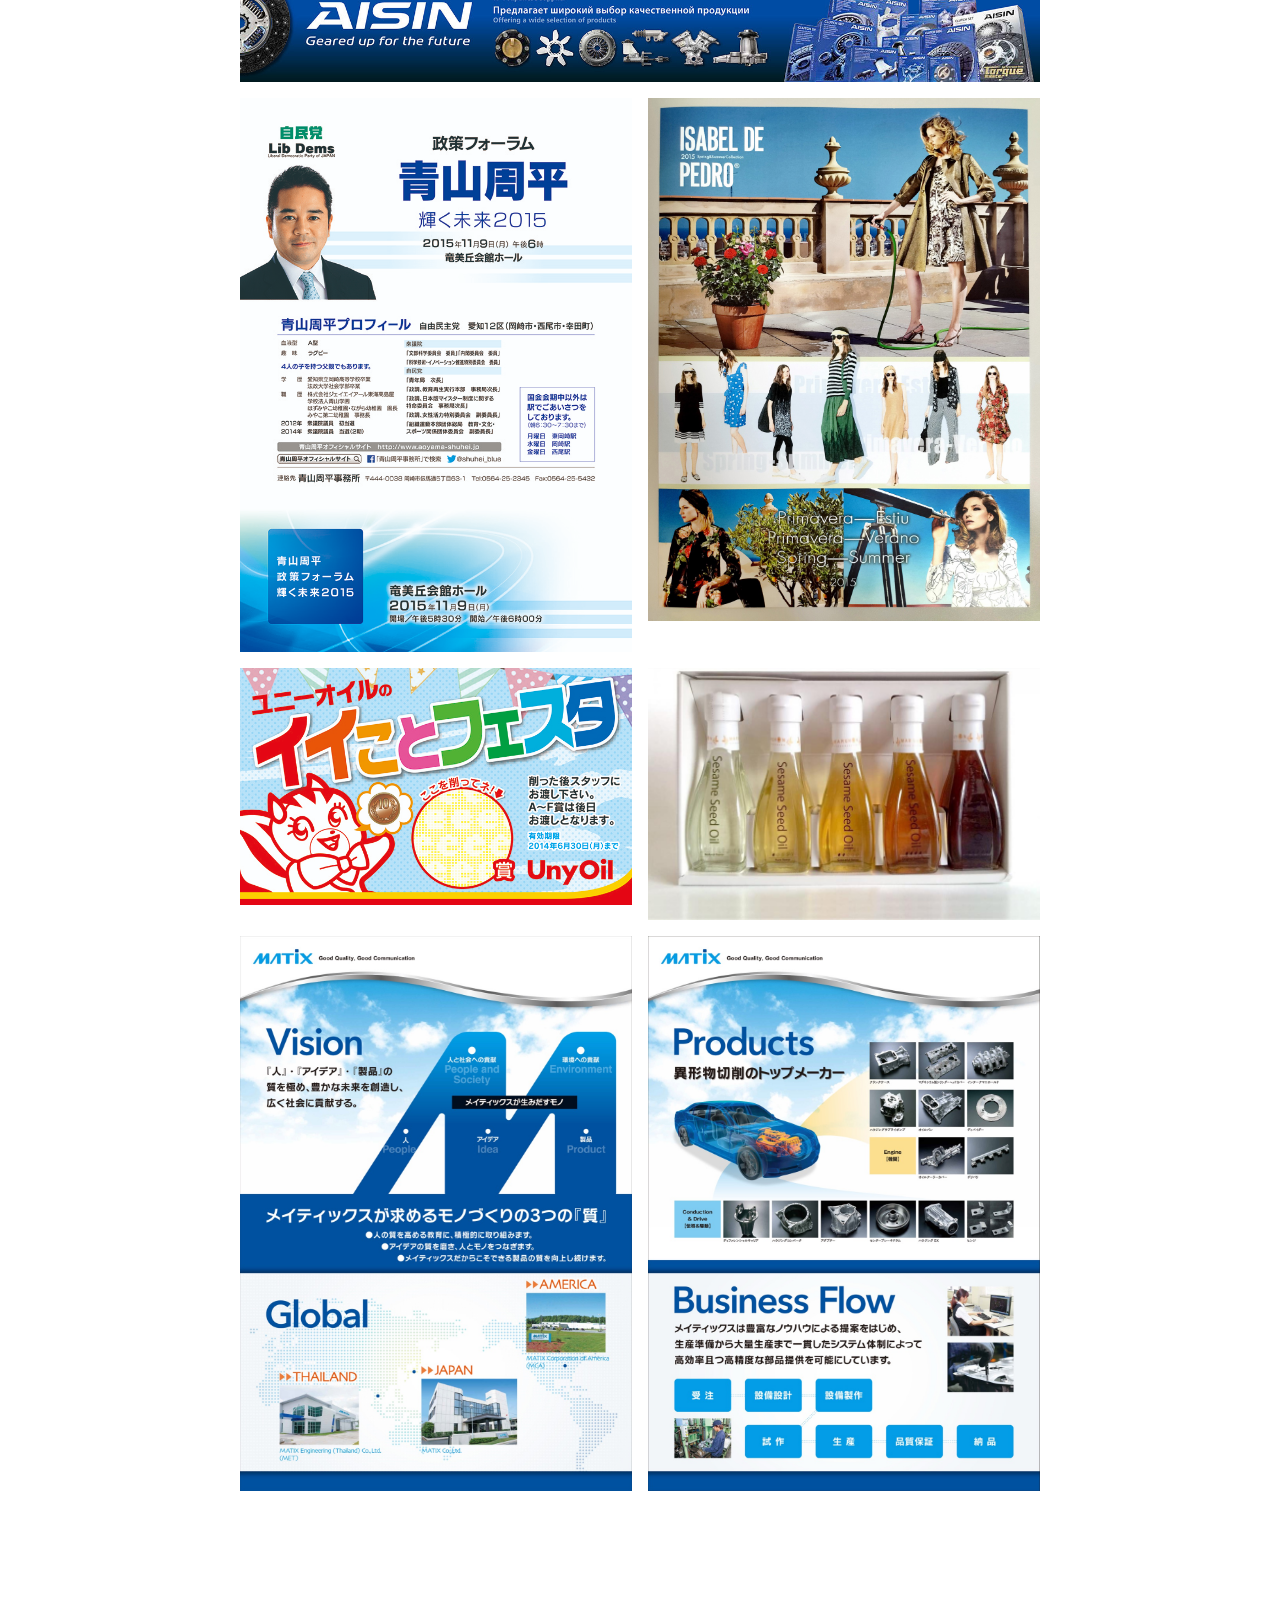
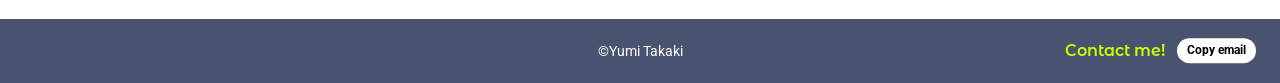
<file: work-09.html>
<!DOCTYPE html>
<html lang="ja">
<head>
<meta name="robots" content="noindex, nofollow">
<meta charset="UTF-8">
<title>Snapshot / PRI・TEC | Yumi Takaki</title>
<meta name="viewport" content="width=device-width, initial-scale=1.0">
<meta name="description" content="PRI・TECでの制作実績集。企業カタログ、広告、パッケージ、展示会ブースなどグラフィックデザイン全般を紹介。">
<link rel="stylesheet" href="css/style.css">
<link rel="icon" href="./favicon.png" type="image/png">
<meta property="og:url" content="https://tkkym-git.github.io/portfolio/">
<meta property="og:image" content="https://tkkym-git.github.io/portfolio/ogp.png">
<meta property="og:site_name" content="ポートフォリオ">
<meta property="og:title" content="Snapshot / PRI・TEC | Yumi Takaki">
<meta property="og:type" content="article">
<meta name="twitter:card" content="summary_large_image">
<meta name="twitter:image" content="https://tkkym-git.github.io/portfolio/ogp.png">
<style>
  .gallery-title svg { margin-right: var(--sp-s); vertical-align: -2px; }
  /* PC default for this one row (previously an inline style="flex-direction:
     row; align-items:flex-start; gap:var(--sp-xl); max-width:800px" on the
     element) — moved into CSS so the SP override below is a plain rule
     instead of needing !important to beat an inline style. Two classes
     (.gallery-inner.sugiyasu-sakasu-row) beats the shared single-class
     .gallery-inner default (css/style.css) regardless of order. */
  .gallery-inner.sugiyasu-sakasu-row {
    flex-direction: row;
    align-items: flex-start;
    gap: var(--sp-xl);
    max-width: 800px;
  }
  /* SP: スギヤス様と坂角様のカタログ/DMは横並びだと窮屈なので縦並びにする。 */
  @media (max-width: 768px) {
    .gallery-inner.sugiyasu-sakasu-row {
      flex-direction: column;
      align-items: center;
    }
  }
  /* Figma specifies no border-radius on any of this page's gallery images
     — the shared .gallery-media img rule (css/style.css) rounds them by
     default; override back to square corners here. */
  .gallery-media img { border-radius: 0; }
  .misc-grid {
    display: grid;
    grid-template-columns: repeat(2, minmax(0, 1fr));
    gap: var(--sp-m);
    width: 100%;
  }
  .misc-grid img {
    width: 100%;
    display: block;
  }
  /* Figma: the 1st (0007903308-01) and 8th (0346700112 banner) images
     span both grid columns instead of sitting in a single half-width
     cell like the rest. */
  .misc-grid .full { grid-column: 1 / -1; }
  @media (max-width: 600px) {
    .misc-grid { grid-template-columns: 1fr; }
  }
</style>
</head>
<body data-page="works">

  <header class="site-header">
    <a href="index.html" class="brand">
      <span class="icon"><img src="images/icons/avatar.png" alt="Yumi Takaki"></span>
      <span class="name num-ui">Yumi Takaki</span>
    </a>
    <nav class="site-nav">
      <a href="works.html" data-page="works">Work</a>
      <a href="about.html" data-page="about">About</a>
    </nav>
    <div class="updated num-ui">Last updated: 2026.8</div>
    <div class="sp-menu-wrap">
      <button class="sp-menu-toggle" type="button" aria-label="メニューを開く" aria-expanded="false" aria-controls="sp-menu-popup">
        <img class="sp-menu-cat" src="images/icons/sp-menu-cat-blueblack.svg" alt="">
        <span class="sp-menu-label">menu</span>
      </button>

      <div class="sp-menu-popup" id="sp-menu-popup" hidden>
        <button class="sp-menu-close" type="button" aria-label="メニューを閉じる">
          <img class="sp-menu-cat" src="images/icons/sp-menu-cat-white.svg" alt="">
          <span class="sp-menu-label">close</span>
          <img class="sp-menu-close-x" src="images/icons/sp-menu-close-x.svg" alt="">
        </button>
        <nav class="site-nav">
          <a href="works.html" data-page="works">Work</a>
          <a href="about.html" data-page="about">About</a>
        </nav>
      </div>
    </div>
  </header>

  <main>

    <div class="hero-color-band" style="background:#cbd6c6;">
      <div class="work-hero" style="padding:0;">
        <h1>Snapshot / PRI･TEC</h1>
        <p class="info num-ui">
          <span class="item"><svg width="12.4" height="16" viewBox="0 0 14 18" fill="none"><path d="M7 0C3.42769 0 0 2.817 0 6.3C0 11.025 7 18 7 18C7 18 14 11.025 14 6.3C14 2.817 10.5723 0 7 0ZM7 8.55C5.83231 8.55 4.88462 7.542 4.88462 6.3C4.88462 5.058 5.83231 4.05 7 4.05C8.16769 4.05 9.11538 5.058 9.11538 6.3C9.11538 7.542 8.16769 8.55 7 8.55Z" fill="#47536F"/></svg>PRI･TEC</span>
          <span class="item"><svg width="16" height="16" viewBox="0 0 16 16" fill="none"><path d="M7.992 0C3.576 0 0 3.584 0 8C0 12.416 3.576 16 7.992 16C12.416 16 16 12.416 16 8C16 3.584 12.416 0 7.992 0ZM10.632 11.768L7.2 8.328V4H8.8V7.672L11.768 10.64L10.632 11.768Z" fill="#47536F"/></svg>2009.4-2016.7</span>
          <span class="item"><svg width="16" height="16" viewBox="0 0 16 16" fill="none"><path d="M8 0C3.584 0 0 3.584 0 8C0 12.416 3.584 16 7.992 16C12.416 16 16 12.416 16 8C16 3.584 12.416 0 8 0ZM8 3.2C9.544 3.2 10.8 4.456 10.8 6C10.8 7.544 9.544 8.8 8 8.8C6.456 8.8 5.2 7.544 5.2 6C5.2 4.456 6.456 3.2 8 3.2ZM8 14.4C6.376 14.4 4.456 13.744 3.088 12.096C4.44 11.04 6.144 10.4 8 10.4C9.856 10.4 11.56 11.04 12.912 12.096C11.544 13.744 9.624 14.4 8 14.4Z" fill="#47536F"/></svg>Art Direction / Design</span>
        </p>
        <p style="color: var(--color-text-secondary); text-align: center;">
          チームで制作するものは少なく、<br>
          ここに掲載しているものは一部を除き全て一人で担当しています。<br>
          自分以外が関わったものはキャプションに記載しています。
        </p>
      </div>
    </div>

    <section class="gallery-item">
      <div class="gallery-inner">
        <div class="gallery-media"><img src="images/work-09/nishio-map.png" alt="西尾市役所様 観光客MAP看板"></div>
        <div class="gallery-cap">
          <p class="gallery-title"><svg width="12.4" height="16" viewBox="0 0 14 18" fill="none"><path d="M7 0C3.42769 0 0 2.817 0 6.3C0 11.025 7 18 7 18C7 18 14 11.025 14 6.3C14 2.817 10.5723 0 7 0ZM7 8.55C5.83231 8.55 4.88462 7.542 4.88462 6.3C4.88462 5.058 5.83231 4.05 7 4.05C8.16769 4.05 9.11538 5.058 9.11538 6.3C9.11538 7.542 8.16769 8.55 7 8.55Z" fill="#47536F"/></svg>西尾市役所様 / 観光客MAP看板(コンペ)</p>
          <p class="gallery-role"><svg width="16" height="16" viewBox="0 0 16 16" fill="none"><path d="M8 0C3.584 0 0 3.584 0 8C0 12.416 3.584 16 7.992 16C12.416 16 16 12.416 16 8C16 3.584 12.416 0 8 0ZM8 3.2C9.544 3.2 10.8 4.456 10.8 6C10.8 7.544 9.544 8.8 8 8.8C6.456 8.8 5.2 7.544 5.2 6C5.2 4.456 6.456 3.2 8 3.2ZM8 14.4C6.376 14.4 4.456 13.744 3.088 12.096C4.44 11.04 6.144 10.4 8 10.4C9.856 10.4 11.56 11.04 12.912 12.096C11.544 13.744 9.624 14.4 8 14.4Z" fill="#47536F"/></svg>Direction / Design</p>
          <div class="gallery-desc">
          <p>イラストはフリーのイラストレーターさんに外注。市内6箇所に設置。</p>
          <p>西尾市は観光地や特産品が沢山あるので、初めて訪れた人にも魅力が伝わるように作成。</p>
        </div>
        </div>
      </div>
    </section>

    <section class="gallery-item bg-gray">
      <div class="gallery-inner">
        <div class="gallery-media pair"><img src="images/work-09/aisin-profile-1.jpg" alt="アイシンAW株式会社様 会社案内 表紙"><img src="images/work-09/aisin-profile-2.png" alt="アイシンAW株式会社様 会社案内 中面"></div>
        <div class="gallery-cap">
          <p class="gallery-title"><svg width="12.4" height="16" viewBox="0 0 14 18" fill="none"><path d="M7 0C3.42769 0 0 2.817 0 6.3C0 11.025 7 18 7 18C7 18 14 11.025 14 6.3C14 2.817 10.5723 0 7 0ZM7 8.55C5.83231 8.55 4.88462 7.542 4.88462 6.3C4.88462 5.058 5.83231 4.05 7 4.05C8.16769 4.05 9.11538 5.058 9.11538 6.3C9.11538 7.542 8.16769 8.55 7 8.55Z" fill="#47536F"/></svg>アイシンAW株式会社様 / 会社案内（日英版&amp;英中版）</p>
          <p class="gallery-role"><svg width="16" height="16" viewBox="0 0 16 16" fill="none"><path d="M8 0C3.584 0 0 3.584 0 8C0 12.416 3.584 16 7.992 16C12.416 16 16 12.416 16 8C16 3.584 12.416 0 8 0ZM8 3.2C9.544 3.2 10.8 4.456 10.8 6C10.8 7.544 9.544 8.8 8 8.8C6.456 8.8 5.2 7.544 5.2 6C5.2 4.456 6.456 3.2 8 3.2ZM8 14.4C6.376 14.4 4.456 13.744 3.088 12.096C4.44 11.04 6.144 10.4 8 10.4C9.856 10.4 11.56 11.04 12.912 12.096C11.544 13.744 9.624 14.4 8 14.4Z" fill="#47536F"/></svg>Design / Retouch</p>
          <div class="gallery-desc">
          <p>コーポレートカラーのグレー&amp;レッドを基調に構成。フォントは癖のないゴシックで統一。</p>
          <p>落ち着きのある信頼感を与えるデザインを目指しました。</p>
          <p>英中版の中国語部分は中国人デザイナーに外注。</p>
        </div>
        </div>
      </div>
    </section>

    <section class="gallery-item">
      <div class="gallery-inner">
        <div class="gallery-media"><img src="images/work-09/office-shion-ad.jpg" alt="オフィスシオン様 新聞広告15段"></div>
        <div class="gallery-cap">
          <p class="gallery-title"><svg width="12.4" height="16" viewBox="0 0 14 18" fill="none"><path d="M7 0C3.42769 0 0 2.817 0 6.3C0 11.025 7 18 7 18C7 18 14 11.025 14 6.3C14 2.817 10.5723 0 7 0ZM7 8.55C5.83231 8.55 4.88462 7.542 4.88462 6.3C4.88462 5.058 5.83231 4.05 7 4.05C8.16769 4.05 9.11538 5.058 9.11538 6.3C9.11538 7.542 8.16769 8.55 7 8.55Z" fill="#47536F"/></svg>オフィスシオン様 / 新聞広告15段</p>
          <p class="gallery-role"><svg width="16" height="16" viewBox="0 0 16 16" fill="none"><path d="M8 0C3.584 0 0 3.584 0 8C0 12.416 3.584 16 7.992 16C12.416 16 16 12.416 16 8C16 3.584 12.416 0 8 0ZM8 3.2C9.544 3.2 10.8 4.456 10.8 6C10.8 7.544 9.544 8.8 8 8.8C6.456 8.8 5.2 7.544 5.2 6C5.2 4.456 6.456 3.2 8 3.2ZM8 14.4C6.376 14.4 4.456 13.744 3.088 12.096C4.44 11.04 6.144 10.4 8 10.4C9.856 10.4 11.56 11.04 12.912 12.096C11.544 13.744 9.624 14.4 8 14.4Z" fill="#47536F"/></svg>Direction / Design</p>
          <div class="gallery-desc">
          <p>葬儀の不安を気軽に相談できる空気感を表現。</p>
          <p>葬儀費用の総額に何が含まれているかを、フロー図にしたり、アイコンにしてわかりやすくしました。</p>
          <p>広告出稿後、売り上げが3倍になるなど反響が大きく、二度目の受注もいただいた。</p>
        </div>
        </div>
      </div>
    </section>

    <section class="gallery-item bg-gray">
      <div class="gallery-inner">
        <div class="gallery-media pair"><img src="images/work-09/acton-1.png" alt="美容室アクトン様 新規オープンツール1"><img src="images/work-09/acton-2.jpg" alt="美容室アクトン様 新規オープンツール2"></div>
        <div class="gallery-cap">
          <p class="gallery-title"><svg width="12.4" height="16" viewBox="0 0 14 18" fill="none"><path d="M7 0C3.42769 0 0 2.817 0 6.3C0 11.025 7 18 7 18C7 18 14 11.025 14 6.3C14 2.817 10.5723 0 7 0ZM7 8.55C5.83231 8.55 4.88462 7.542 4.88462 6.3C4.88462 5.058 5.83231 4.05 7 4.05C8.16769 4.05 9.11538 5.058 9.11538 6.3C9.11538 7.542 8.16769 8.55 7 8.55Z" fill="#47536F"/></svg>美容室アクトン様 / ロゴなど新規オープンツール一式</p>
          <p class="gallery-role"><svg width="16" height="16" viewBox="0 0 16 16" fill="none"><path d="M8 0C3.584 0 0 3.584 0 8C0 12.416 3.584 16 7.992 16C12.416 16 16 12.416 16 8C16 3.584 12.416 0 8 0ZM8 3.2C9.544 3.2 10.8 4.456 10.8 6C10.8 7.544 9.544 8.8 8 8.8C6.456 8.8 5.2 7.544 5.2 6C5.2 4.456 6.456 3.2 8 3.2ZM8 14.4C6.376 14.4 4.456 13.744 3.088 12.096C4.44 11.04 6.144 10.4 8 10.4C9.856 10.4 11.56 11.04 12.912 12.096C11.544 13.744 9.624 14.4 8 14.4Z" fill="#47536F"/></svg>Direction / Design</p>
          <div class="gallery-desc">
          <p>イタリアで修行された美容師さんが新規オープンされた美容院。</p>
          <p>シンプルだけど個性的でこだわりを感じるデザインを目指しました。</p>
        </div>
        </div>
      </div>
    </section>

    <section class="gallery-item">
      <div class="gallery-inner">
        <div class="gallery-media pair"><img src="images/work-09/kanekichi-flyer-1.jpg" alt="株式会社カネキチ様 大漁亭 B4折込チラシ 表面"><img src="images/work-09/kanekichi-flyer-2.jpg" alt="株式会社カネキチ様 大漁亭 B4折込チラシ 裏面"></div>
        <div class="gallery-cap">
          <p class="gallery-title"><svg width="12.4" height="16" viewBox="0 0 14 18" fill="none"><path d="M7 0C3.42769 0 0 2.817 0 6.3C0 11.025 7 18 7 18C7 18 14 11.025 14 6.3C14 2.817 10.5723 0 7 0ZM7 8.55C5.83231 8.55 4.88462 7.542 4.88462 6.3C4.88462 5.058 5.83231 4.05 7 4.05C8.16769 4.05 9.11538 5.058 9.11538 6.3C9.11538 7.542 8.16769 8.55 7 8.55Z" fill="#47536F"/></svg>株式会社カネキチ様 / 大漁亭 / B4折込チラシ</p>
          <p class="gallery-role"><svg width="16" height="16" viewBox="0 0 16 16" fill="none"><path d="M8 0C3.584 0 0 3.584 0 8C0 12.416 3.584 16 7.992 16C12.416 16 16 12.416 16 8C16 3.584 12.416 0 8 0ZM8 3.2C9.544 3.2 10.8 4.456 10.8 6C10.8 7.544 9.544 8.8 8 8.8C6.456 8.8 5.2 7.544 5.2 6C5.2 4.456 6.456 3.2 8 3.2ZM8 14.4C6.376 14.4 4.456 13.744 3.088 12.096C4.44 11.04 6.144 10.4 8 10.4C9.856 10.4 11.56 11.04 12.912 12.096C11.544 13.744 9.624 14.4 8 14.4Z" fill="#47536F"/></svg>Design / Retouch</p>
          <div class="gallery-desc">
          <p>当時、地域では若干高めの価格帯の回転寿司なので高級感を訴求。</p>
        </div>
        </div>
      </div>
    </section>

    <section class="gallery-item bg-gray">
      <div class="gallery-inner">
        <div class="gallery-media"><img src="images/work-09/omi-kogyo-booth.png" alt="大見工業株式会社様 ホビーショー用展示会ブース"></div>
        <div class="gallery-cap">
          <p class="gallery-title"><svg width="12.4" height="16" viewBox="0 0 14 18" fill="none"><path d="M7 0C3.42769 0 0 2.817 0 6.3C0 11.025 7 18 7 18C7 18 14 11.025 14 6.3C14 2.817 10.5723 0 7 0ZM7 8.55C5.83231 8.55 4.88462 7.542 4.88462 6.3C4.88462 5.058 5.83231 4.05 7 4.05C8.16769 4.05 9.11538 5.058 9.11538 6.3C9.11538 7.542 8.16769 8.55 7 8.55Z" fill="#47536F"/></svg>大見工業株式会社様 / ホビーショー用展示会ブース / 什器 / パネル</p>
          <p class="gallery-role"><svg width="16" height="16" viewBox="0 0 16 16" fill="none"><path d="M8 0C3.584 0 0 3.584 0 8C0 12.416 3.584 16 7.992 16C12.416 16 16 12.416 16 8C16 3.584 12.416 0 8 0ZM8 3.2C9.544 3.2 10.8 4.456 10.8 6C10.8 7.544 9.544 8.8 8 8.8C6.456 8.8 5.2 7.544 5.2 6C5.2 4.456 6.456 3.2 8 3.2ZM8 14.4C6.376 14.4 4.456 13.744 3.088 12.096C4.44 11.04 6.144 10.4 8 10.4C9.856 10.4 11.56 11.04 12.912 12.096C11.544 13.744 9.624 14.4 8 14.4Z" fill="#47536F"/></svg>Planning / Design</p>
          <div class="gallery-desc">
          <p>壁・柱・棚など一式デザイン。ライティングにこだわった。</p>
          <p>小さいサイズの製品が多いが、品質の良さを製造工程を通して伝わるようにデザインした。</p>
          <p>カッティングや組み立ては社内のサインディスプレイ部署が担当。</p>
        </div>
        </div>
      </div>
    </section>

    <section class="gallery-item">
      <div class="gallery-inner sugiyasu-sakasu-row">
        <div style="flex:1; display:flex; flex-direction:column; align-items:center; gap: var(--sp-l);">
          <img src="images/work-09/sugiyasu-catalog.jpg" alt="株式会社スギヤス様 製品カタログ">
          <div class="gallery-cap">
            <p class="gallery-title"><svg width="12.4" height="16" viewBox="0 0 14 18" fill="none"><path d="M7 0C3.42769 0 0 2.817 0 6.3C0 11.025 7 18 7 18C7 18 14 11.025 14 6.3C14 2.817 10.5723 0 7 0ZM7 8.55C5.83231 8.55 4.88462 7.542 4.88462 6.3C4.88462 5.058 5.83231 4.05 7 4.05C8.16769 4.05 9.11538 5.058 9.11538 6.3C9.11538 7.542 8.16769 8.55 7 8.55Z" fill="#47536F"/></svg>株式会社スギヤス様 / 製品カタログ</p>
            <p class="gallery-role"><svg width="16" height="16" viewBox="0 0 16 16" fill="none"><path d="M8 0C3.584 0 0 3.584 0 8C0 12.416 3.584 16 7.992 16C12.416 16 16 12.416 16 8C16 3.584 12.416 0 8 0ZM8 3.2C9.544 3.2 10.8 4.456 10.8 6C10.8 7.544 9.544 8.8 8 8.8C6.456 8.8 5.2 7.544 5.2 6C5.2 4.456 6.456 3.2 8 3.2ZM8 14.4C6.376 14.4 4.456 13.744 3.088 12.096C4.44 11.04 6.144 10.4 8 10.4C9.856 10.4 11.56 11.04 12.912 12.096C11.544 13.744 9.624 14.4 8 14.4Z" fill="#47536F"/></svg>Design / Retouch</p>
            <div class="gallery-desc"><p>BtoB向けカタログ。製造業関係者には広く認知されているビシャモンというブランド。スペックをわかりやすく掲載した。表紙は金属が反射するような加工をしステンレス製品のカタログであることが一目でわかるようにした。</p></div>
          </div>
        </div>
        <div style="flex:1; display:flex; flex-direction:column; align-items:center; gap: var(--sp-l);">
          <img src="images/work-09/sakasu-dm.jpg" alt="株式会社坂角総本舖様 A6DM">
          <div class="gallery-cap">
            <p class="gallery-title"><svg width="12.4" height="16" viewBox="0 0 14 18" fill="none"><path d="M7 0C3.42769 0 0 2.817 0 6.3C0 11.025 7 18 7 18C7 18 14 11.025 14 6.3C14 2.817 10.5723 0 7 0ZM7 8.55C5.83231 8.55 4.88462 7.542 4.88462 6.3C4.88462 5.058 5.83231 4.05 7 4.05C8.16769 4.05 9.11538 5.058 9.11538 6.3C9.11538 7.542 8.16769 8.55 7 8.55Z" fill="#47536F"/></svg>株式会社坂角総本舖様 / A6DM</p>
            <p class="gallery-role"><svg width="16" height="16" viewBox="0 0 16 16" fill="none"><path d="M8 0C3.584 0 0 3.584 0 8C0 12.416 3.584 16 7.992 16C12.416 16 16 12.416 16 8C16 3.584 12.416 0 8 0ZM8 3.2C9.544 3.2 10.8 4.456 10.8 6C10.8 7.544 9.544 8.8 8 8.8C6.456 8.8 5.2 7.544 5.2 6C5.2 4.456 6.456 3.2 8 3.2ZM8 14.4C6.376 14.4 4.456 13.744 3.088 12.096C4.44 11.04 6.144 10.4 8 10.4C9.856 10.4 11.56 11.04 12.912 12.096C11.544 13.744 9.624 14.4 8 14.4Z" fill="#47536F"/></svg>Design</p>
            <div class="gallery-desc"><p>テキストが多いのでジャンプ率、読みやすさに拘り作成。高級感が出るよう色合いとメリハリを細部まで調整した。</p></div>
          </div>
        </div>
      </div>
    </section>

    <section class="gallery-item bg-gray">
      <div class="gallery-inner">
        <div class="gallery-media"><img src="images/work-09/yamahachi-ad.jpg" alt="山八歯材工業株式会社様 業界紙雑誌広告"></div>
        <div class="gallery-cap">
          <p class="gallery-title"><svg width="12.4" height="16" viewBox="0 0 14 18" fill="none"><path d="M7 0C3.42769 0 0 2.817 0 6.3C0 11.025 7 18 7 18C7 18 14 11.025 14 6.3C14 2.817 10.5723 0 7 0ZM7 8.55C5.83231 8.55 4.88462 7.542 4.88462 6.3C4.88462 5.058 5.83231 4.05 7 4.05C8.16769 4.05 9.11538 5.058 9.11538 6.3C9.11538 7.542 8.16769 8.55 7 8.55Z" fill="#47536F"/></svg>山八歯材工業株式会社様 / 業界紙雑誌広告</p>
          <p class="gallery-role"><svg width="16" height="16" viewBox="0 0 16 16" fill="none"><path d="M8 0C3.584 0 0 3.584 0 8C0 12.416 3.584 16 7.992 16C12.416 16 16 12.416 16 8C16 3.584 12.416 0 8 0ZM8 3.2C9.544 3.2 10.8 4.456 10.8 6C10.8 7.544 9.544 8.8 8 8.8C6.456 8.8 5.2 7.544 5.2 6C5.2 4.456 6.456 3.2 8 3.2ZM8 14.4C6.376 14.4 4.456 13.744 3.088 12.096C4.44 11.04 6.144 10.4 8 10.4C9.856 10.4 11.56 11.04 12.912 12.096C11.544 13.744 9.624 14.4 8 14.4Z" fill="#47536F"/></svg>Direction / Design</p>
          <div class="gallery-desc">
          <p>医療系だが黒色指定があった為、清潔感を損なわない様にした。<br>人工歯の世界シェアNo1で業界内では評価の高い会社。硬さが訴求ポイントのため、岩のようなテクスチャと立体で金属風に加工した文字を組み合わせ高機能をアピールした。</p>
        </div>
        </div>
      </div>
    </section>

    <section class="gallery-item">
      <div class="gallery-inner">
        <p class="gallery-title">その他クライアントから評価の高かった案件など</p>
        <div class="misc-grid">
          <img class="full" src="images/work-09/misc-1.png" alt="その他制作物1">
          <img src="images/work-09/misc-2.jpg" alt="その他制作物2">
          <img src="images/work-09/misc-3.jpg" alt="その他制作物3">
          <img src="images/work-09/misc-4.jpg" alt="その他制作物4">
          <img src="images/work-09/misc-5.jpg" alt="その他制作物5">
          <img src="images/work-09/misc-6.jpg" alt="その他制作物6">
          <img src="images/work-09/misc-7.jpg" alt="その他制作物7">
          <img class="full" src="images/work-09/misc-8.jpg" alt="その他制作物8">
          <img src="images/work-09/misc-9.jpg" alt="その他制作物9">
          <img src="images/work-09/misc-10.jpg" alt="その他制作物10">
          <img src="images/work-09/misc-11.jpg" alt="その他制作物11">
          <img src="images/work-09/misc-12-kaori.jpg" alt="その他制作物12">
          <img src="images/work-09/misc-13.jpg" alt="その他制作物13">
          <img src="images/work-09/misc-14.jpg" alt="その他制作物14">
        </div>
      </div>
    </section>

  </main>

  <button type="button" class="page-top-btn" aria-label="ページの先頭に戻る">
    <svg width="40" height="40" viewBox="0 0 40 40" fill="none" xmlns="http://www.w3.org/2000/svg">
      <circle class="page-top-btn-circle" cx="20" cy="20" r="19.5" fill="white" stroke="#47536F"/>
      <path class="page-top-btn-arrow" d="M20.005 11V29M12.5 18.7143L20 11L27.5 18.7143" stroke="#47536F" stroke-width="2" stroke-linecap="round" stroke-linejoin="round"/>
    </svg>
  </button>

  <footer class="site-footer num-ui">
    <span class="footer-copy">©Yumi Takaki</span>
    <div class="footer-contact">
      <span class="footer-contact-label">Contact me!</span>
      <button class="copy-email" type="button" data-email="yumi.takaki.t@gmail.com">Copy email</button>
    </div>
  </footer>

  <script src="js/main.js"></script>
</body>
</html>
</file>
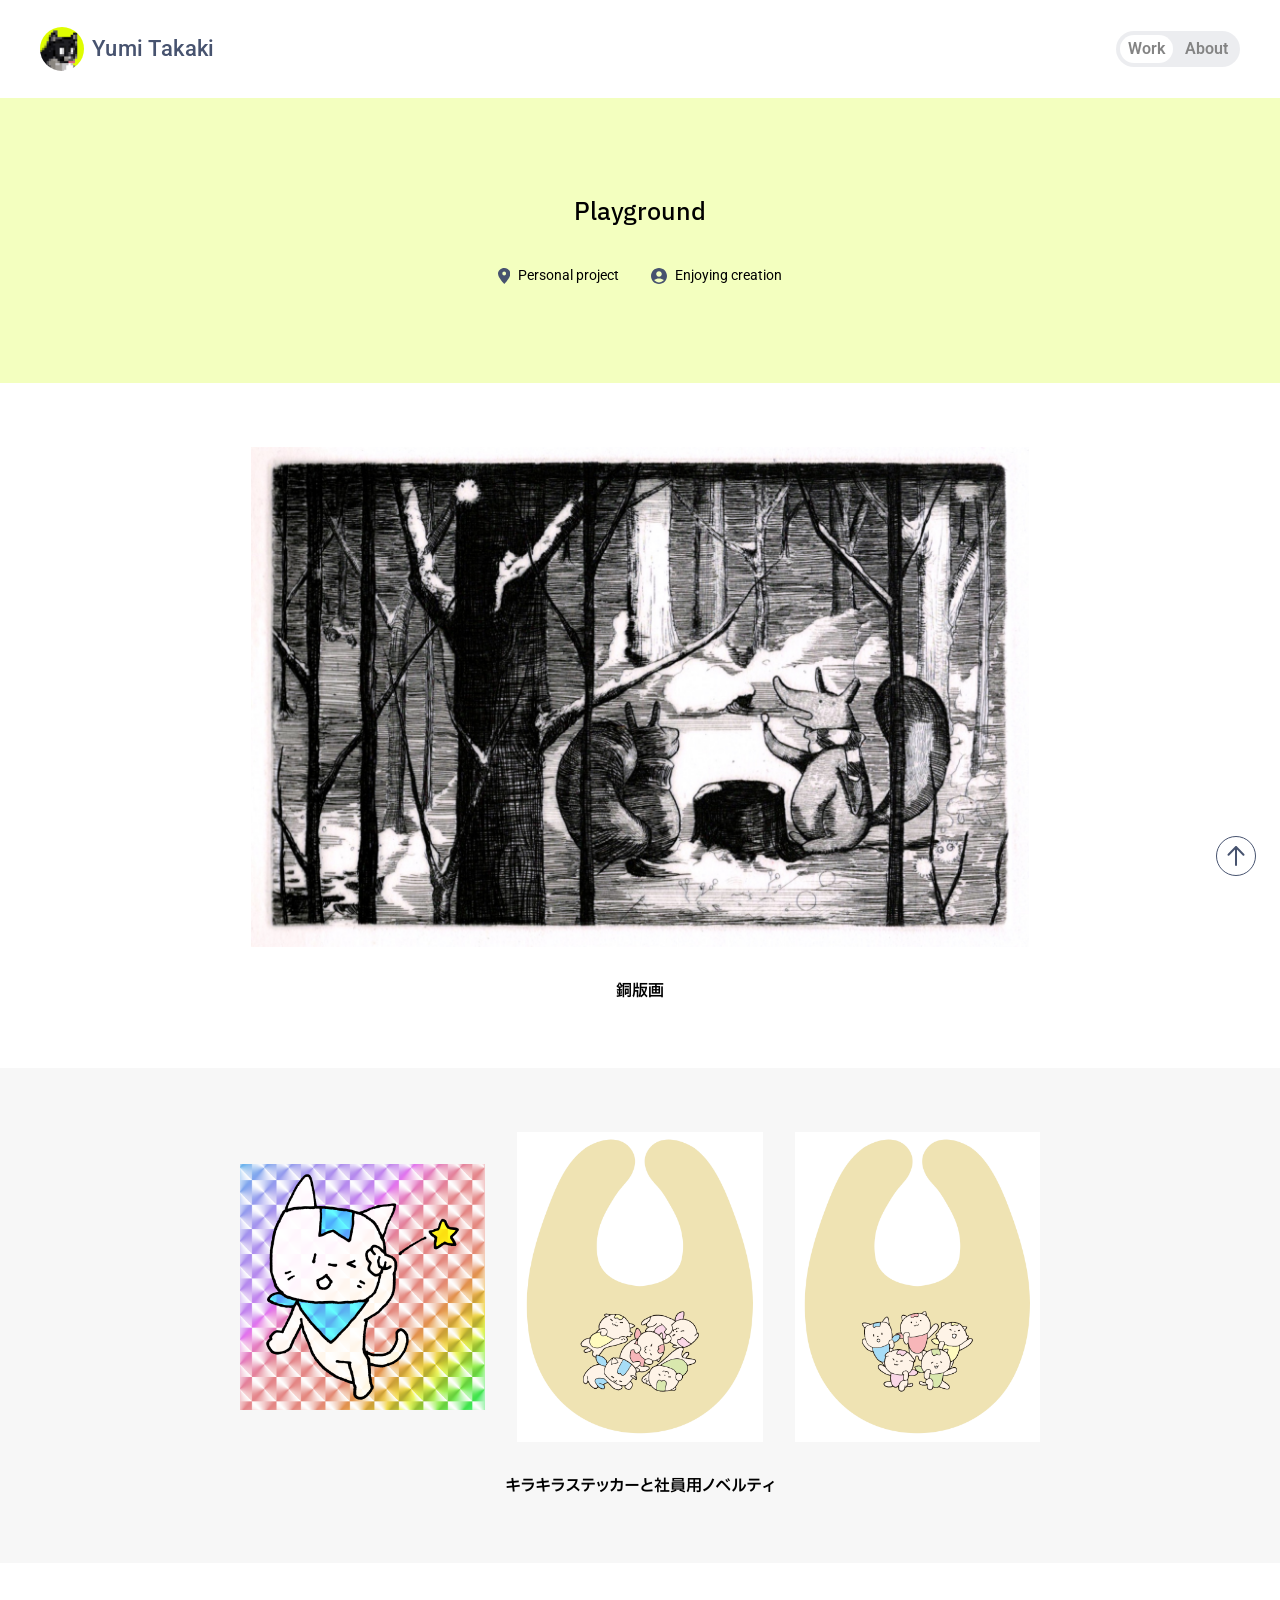
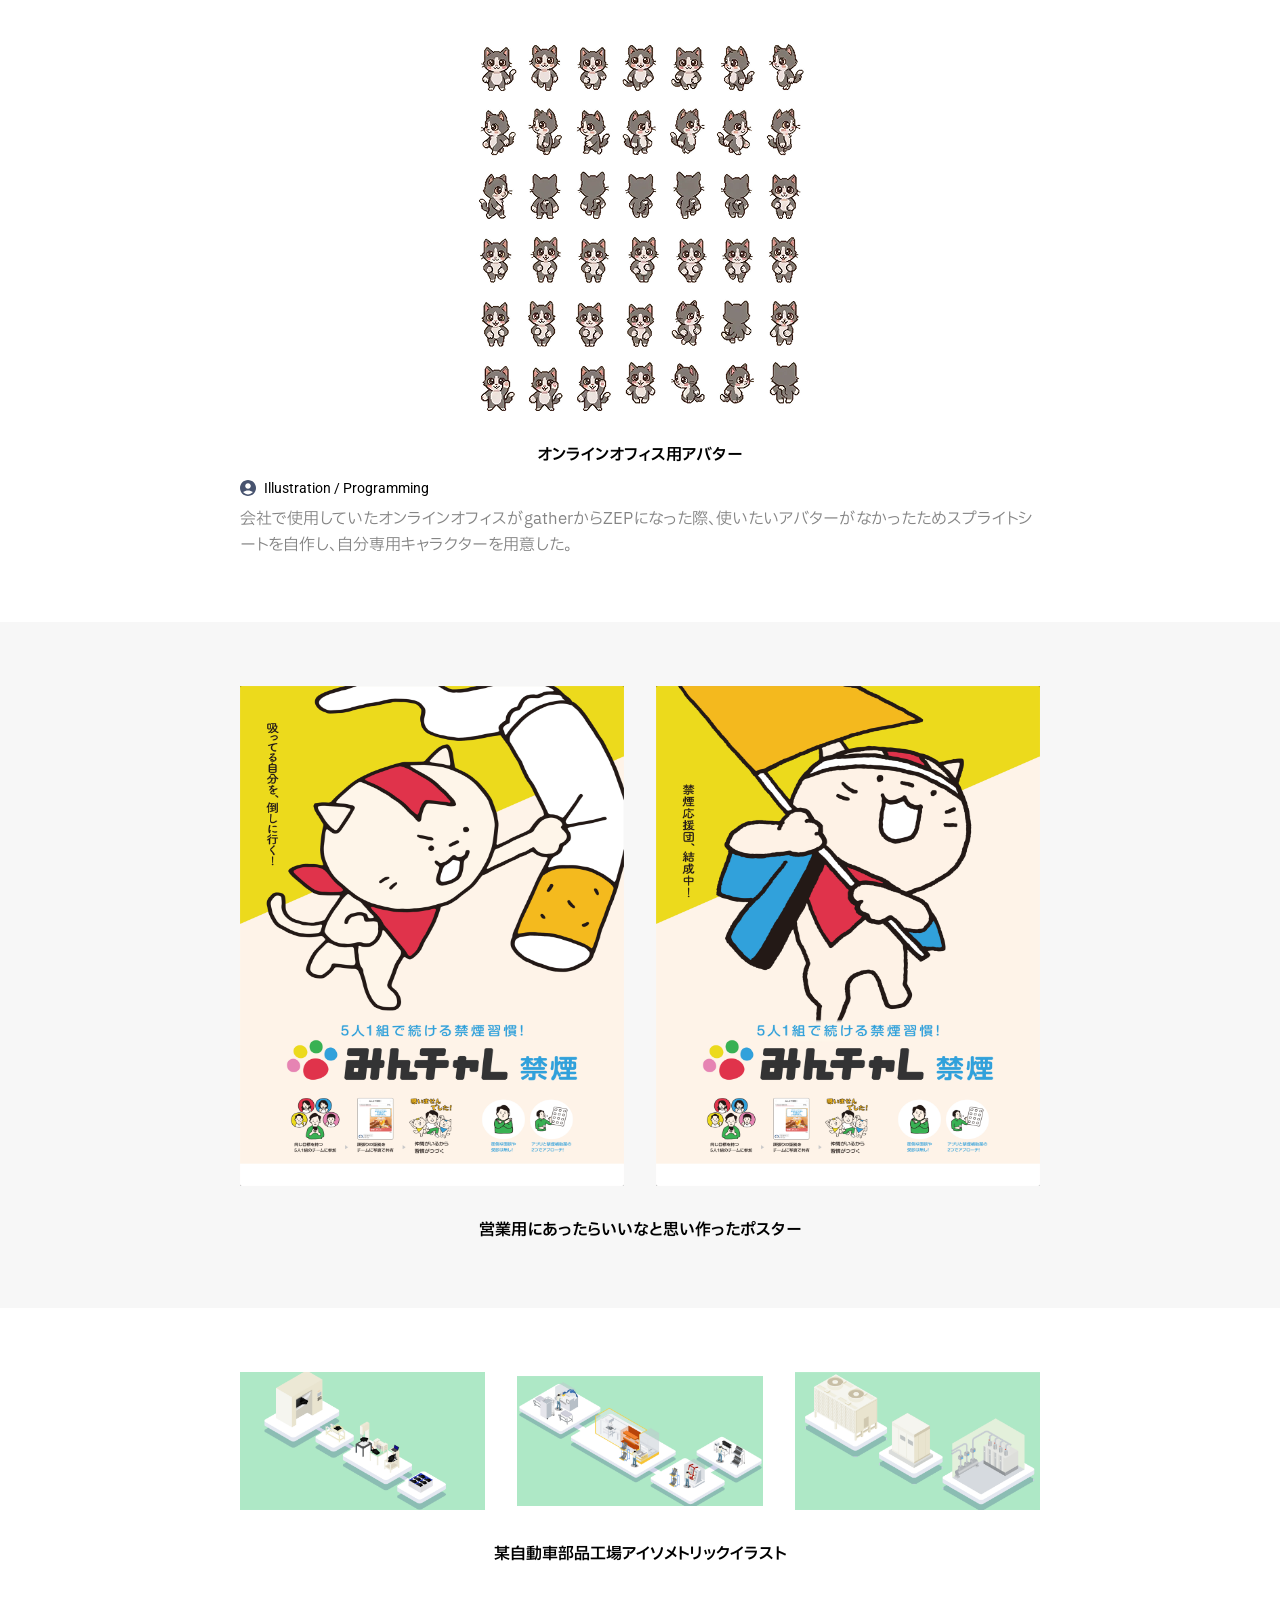
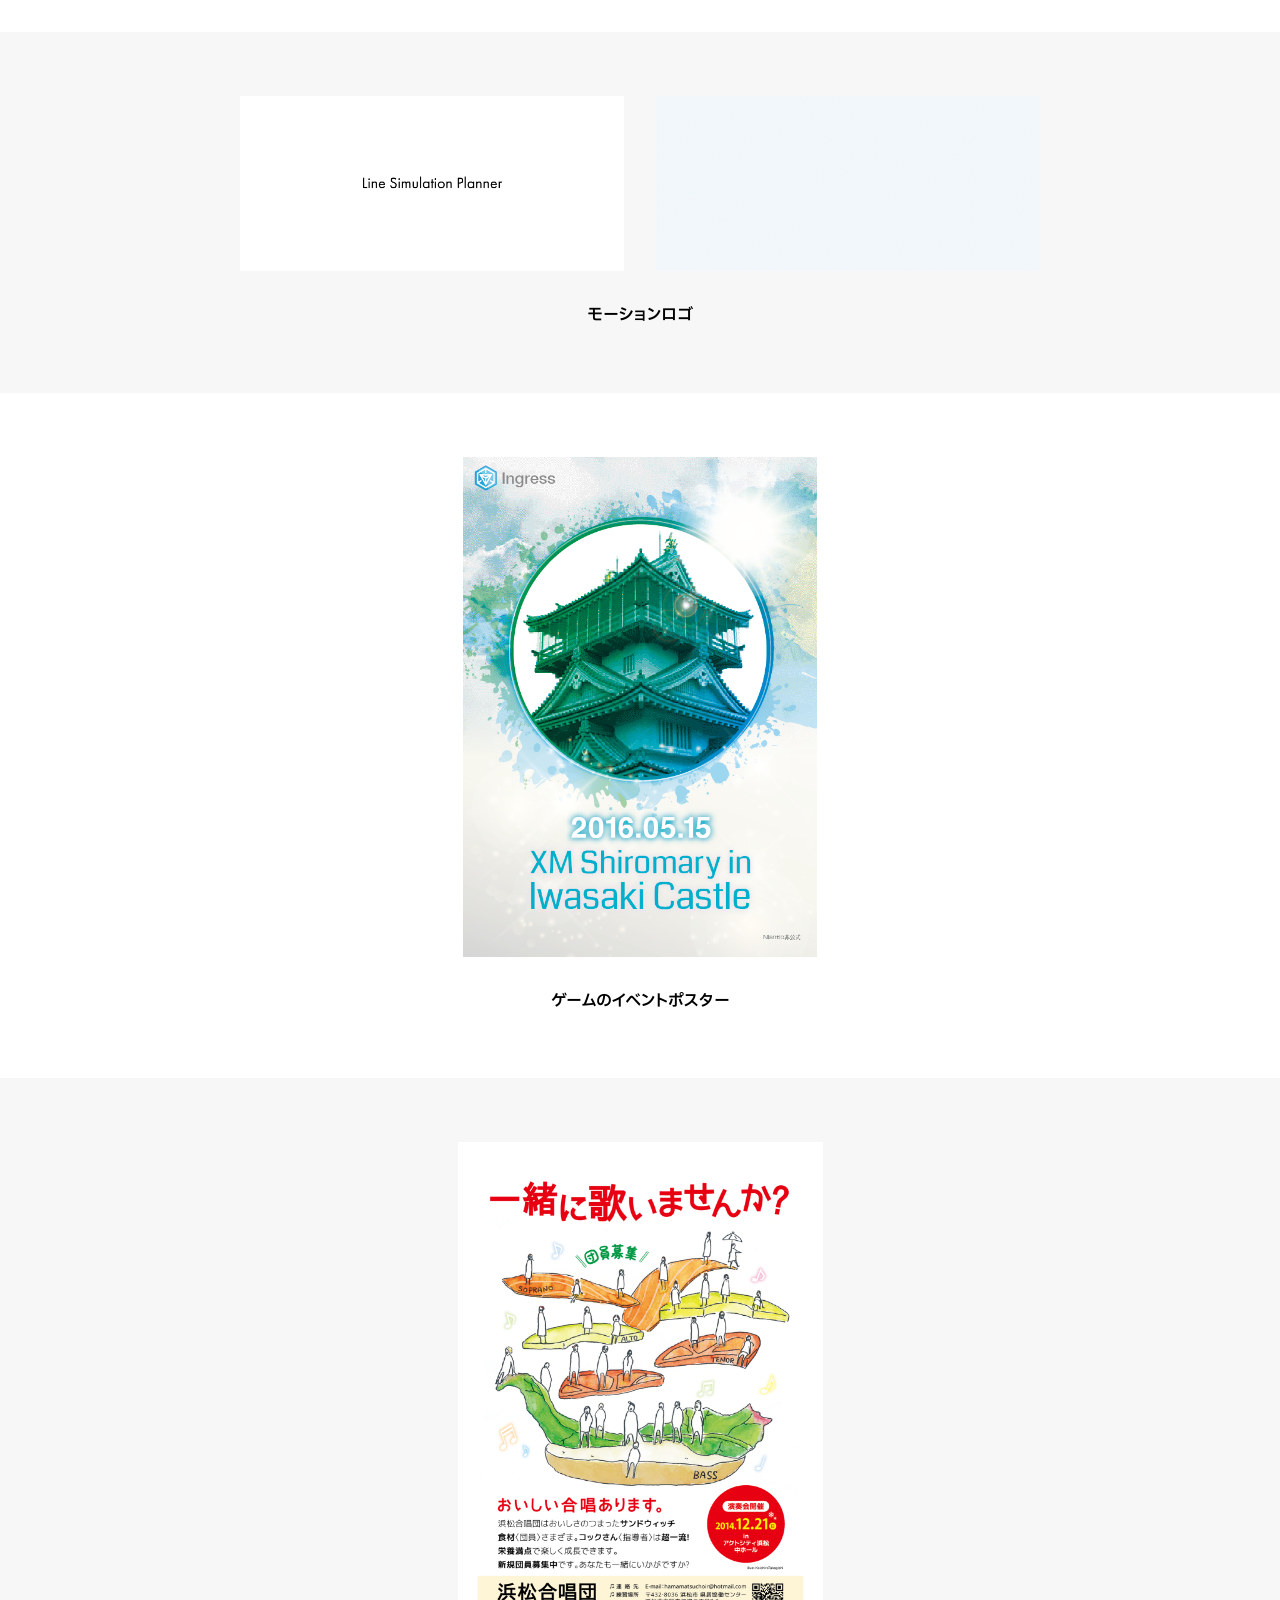
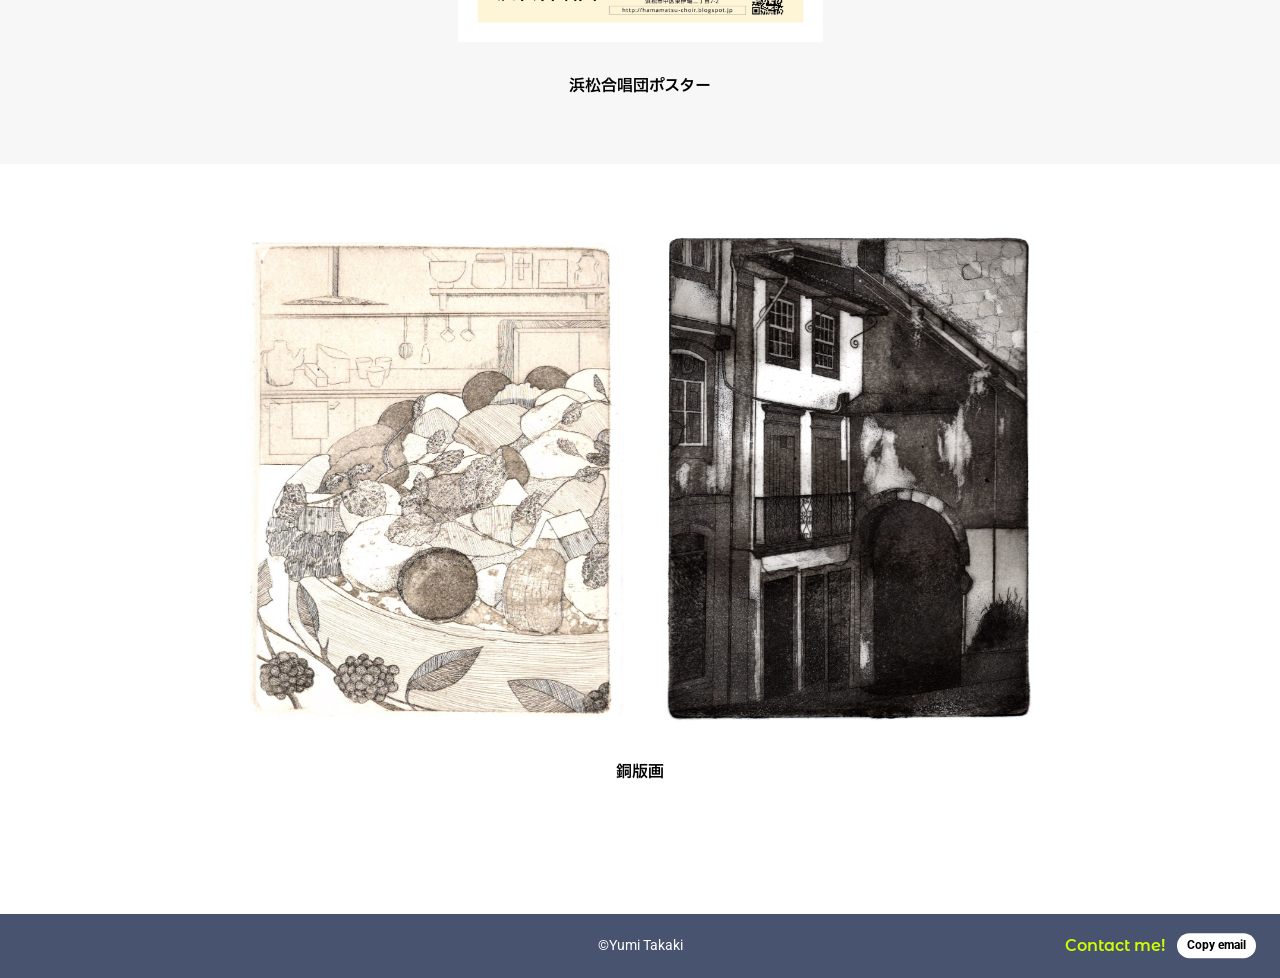
<file: work-10.html>
<!DOCTYPE html>
<html lang="ja">
<head>
<meta name="robots" content="noindex, nofollow">
<meta charset="UTF-8">
<title>Playground | Yumi Takaki</title>
<meta name="viewport" content="width=device-width, initial-scale=1.0">
<meta name="description" content="趣味や練習でつくったもの。銅版画やイラスト、モーションロゴなど個人制作の作品集。">
<link rel="stylesheet" href="css/style.css">
<link rel="icon" href="./favicon.png" type="image/png">
<style>
  .gallery-title { width: 100%; text-align: center; }
  .gallery-media img { border-radius: 0; max-height: 500px; width: auto; }
  .gallery-media.pair { align-items: center; }
</style>
<meta property="og:url" content="https://tkkym-git.github.io/portfolio/">
<meta property="og:image" content="https://tkkym-git.github.io/portfolio/ogp.png">
<meta property="og:site_name" content="ポートフォリオ">
<meta property="og:title" content="Playground | Yumi Takaki">
<meta property="og:type" content="article">
<meta name="twitter:card" content="summary_large_image">
<meta name="twitter:image" content="https://tkkym-git.github.io/portfolio/ogp.png">
</head>
<body data-page="works">

  <header class="site-header">
    <a href="index.html" class="brand">
      <span class="icon"><img src="images/icons/avatar.png" alt="Yumi Takaki"></span>
      <span class="name num-ui">Yumi Takaki</span>
    </a>
    <nav class="site-nav">
      <a href="works.html" data-page="works">Work</a>
      <a href="about.html" data-page="about">About</a>
    </nav>
    <div class="updated num-ui">Last updated: 2026.8</div>
    <div class="sp-menu-wrap">
      <button class="sp-menu-toggle" type="button" aria-label="メニューを開く" aria-expanded="false" aria-controls="sp-menu-popup">
        <img class="sp-menu-cat" src="images/icons/sp-menu-cat-blueblack.svg" alt="">
        <span class="sp-menu-label">menu</span>
      </button>

      <div class="sp-menu-popup" id="sp-menu-popup" hidden>
        <button class="sp-menu-close" type="button" aria-label="メニューを閉じる">
          <img class="sp-menu-cat" src="images/icons/sp-menu-cat-white.svg" alt="">
          <span class="sp-menu-label">close</span>
          <img class="sp-menu-close-x" src="images/icons/sp-menu-close-x.svg" alt="">
        </button>
        <nav class="site-nav">
          <a href="works.html" data-page="works">Work</a>
          <a href="about.html" data-page="about">About</a>
        </nav>
      </div>
    </div>
  </header>

  <main>

    <div class="hero-color-band" style="background:#f3ffbf;">
      <div class="work-hero" style="padding:0;">
        <h1>Playground</h1>
        <p class="info num-ui">
          <span class="item"><svg width="12.4" height="16" viewBox="0 0 14 18" fill="none"><path d="M7 0C3.42769 0 0 2.817 0 6.3C0 11.025 7 18 7 18C7 18 14 11.025 14 6.3C14 2.817 10.5723 0 7 0ZM7 8.55C5.83231 8.55 4.88462 7.542 4.88462 6.3C4.88462 5.058 5.83231 4.05 7 4.05C8.16769 4.05 9.11538 5.058 9.11538 6.3C9.11538 7.542 8.16769 8.55 7 8.55Z" fill="#47536F"/></svg>Personal project</span>
          <span class="item"><svg width="16" height="16" viewBox="0 0 16 16" fill="none"><path d="M8 0C3.584 0 0 3.584 0 8C0 12.416 3.584 16 7.992 16C12.416 16 16 12.416 16 8C16 3.584 12.416 0 8 0ZM8 3.2C9.544 3.2 10.8 4.456 10.8 6C10.8 7.544 9.544 8.8 8 8.8C6.456 8.8 5.2 7.544 5.2 6C5.2 4.456 6.456 3.2 8 3.2ZM8 14.4C6.376 14.4 4.456 13.744 3.088 12.096C4.44 11.04 6.144 10.4 8 10.4C9.856 10.4 11.56 11.04 12.912 12.096C11.544 13.744 9.624 14.4 8 14.4Z" fill="#47536F"/></svg>Enjoying creation</span>
        </p>
      </div>
    </div>

    <section class="gallery-item">
      <div class="gallery-inner">
        <div class="gallery-media"><img src="images/work-10/copperplate-print-1.jpg" alt="銅版画作品1"></div>
        <div class="gallery-cap">
          <p class="gallery-title">銅版画</p>
          
          
        </div>
      </div>
    </section>

    <section class="gallery-item bg-gray">
      <div class="gallery-inner">
        <div class="gallery-media pair"><img src="images/work-10/sticker.png" alt="キラキラステッカー"><img src="images/work-10/novelty-1.png" alt="社員用ノベルティ1"><img src="images/work-10/novelty-2.png" alt="社員用ノベルティ2"></div>
        <div class="gallery-cap">
          <p class="gallery-title">キラキラステッカーと社員用ノベルティ</p>
          
          
        </div>
      </div>
    </section>

    <section class="gallery-item">
      <div class="gallery-inner">
        <div class="gallery-media"><img src="images/work-10/zep-neko-avatar.png" alt="オンラインオフィス用アバター(ZEP用スプライトシート)"></div>
        <div class="gallery-cap">
          <p class="gallery-title">オンラインオフィス用アバター</p>
          <p class="gallery-role"><svg width="16" height="16" viewBox="0 0 16 16" fill="none"><path d="M8 0C3.584 0 0 3.584 0 8C0 12.416 3.584 16 7.992 16C12.416 16 16 12.416 16 8C16 3.584 12.416 0 8 0ZM8 3.2C9.544 3.2 10.8 4.456 10.8 6C10.8 7.544 9.544 8.8 8 8.8C6.456 8.8 5.2 7.544 5.2 6C5.2 4.456 6.456 3.2 8 3.2ZM8 14.4C6.376 14.4 4.456 13.744 3.088 12.096C4.44 11.04 6.144 10.4 8 10.4C9.856 10.4 11.56 11.04 12.912 12.096C11.544 13.744 9.624 14.4 8 14.4Z" fill="#47536F"/></svg>Illustration / Programming</p>
          <div class="gallery-desc"><p>会社で使用していたオンラインオフィスがgatherからZEPになった際、使いたいアバターがなかったためスプライトシートを自作し、自分専用キャラクターを用意した。</p></div>
        </div>
      </div>
    </section>

    <section class="gallery-item bg-gray">
      <div class="gallery-inner">
        <div class="gallery-media pair"><img src="images/work-10/sales-poster-1.png" alt="営業用ポスター1"><img src="images/work-10/sales-poster-2.png" alt="営業用ポスター2"></div>
        <div class="gallery-cap">
          <p class="gallery-title">営業用にあったらいいなと思い作ったポスター</p>
          
          
        </div>
      </div>
    </section>

    <section class="gallery-item">
      <div class="gallery-inner">
        <div class="gallery-media pair"><img src="images/work-10/isometric-1.png" alt="自動車部品工場アイソメトリックイラスト1"><img src="images/work-10/isometric-2.png" alt="自動車部品工場アイソメトリックイラスト2"><img src="images/work-10/isometric-3.png" alt="自動車部品工場アイソメトリックイラスト3"></div>
        <div class="gallery-cap">
          <p class="gallery-title">某自動車部品工場アイソメトリックイラスト</p>
          
          
        </div>
      </div>
    </section>

    <section class="gallery-item bg-gray">
      <div class="gallery-inner">
        <div class="gallery-media pair"><img src="images/work-10/motion-logo-1.gif" alt="Line Simulation Planner モーションロゴ"><img src="images/work-10/motion-logo-2.gif" alt="Line Simulation Planner ロゴ"></div>
        <div class="gallery-cap">
          <p class="gallery-title">モーションロゴ</p>
          
          
        </div>
      </div>
    </section>

    <section class="gallery-item">
      <div class="gallery-inner">
        <div class="gallery-media"><img src="images/work-10/game-event-poster.png" alt="ゲームのイベントポスター「岩崎城合戦」"></div>
        <div class="gallery-cap">
          <p class="gallery-title">ゲームのイベントポスター</p>
          
          
        </div>
      </div>
    </section>

    <section class="gallery-item bg-gray">
      <div class="gallery-inner">
        <div class="gallery-media"><img src="images/work-10/hamamatsu-chorus-poster.png" alt="浜松合唱団ポスター"></div>
        <div class="gallery-cap">
          <p class="gallery-title">浜松合唱団ポスター</p>
          
          
        </div>
      </div>
    </section>

    <section class="gallery-item">
      <div class="gallery-inner">
        <div class="gallery-media pair"><img src="images/work-10/copperplate-print-3.jpg" alt="銅版画作品2"><img src="images/work-10/copperplate-print-2.png" alt="銅版画作品3"></div>
        <div class="gallery-cap">
          <p class="gallery-title">銅版画</p>
          
          
        </div>
      </div>
    </section>

  </main>

  <button type="button" class="page-top-btn" aria-label="ページの先頭に戻る">
    <svg width="40" height="40" viewBox="0 0 40 40" fill="none" xmlns="http://www.w3.org/2000/svg">
      <circle class="page-top-btn-circle" cx="20" cy="20" r="19.5" fill="white" stroke="#47536F"/>
      <path class="page-top-btn-arrow" d="M20.005 11V29M12.5 18.7143L20 11L27.5 18.7143" stroke="#47536F" stroke-width="2" stroke-linecap="round" stroke-linejoin="round"/>
    </svg>
  </button>

  <footer class="site-footer num-ui">
    <span class="footer-copy">©Yumi Takaki</span>
    <div class="footer-contact">
      <span class="footer-contact-label">Contact me!</span>
      <button class="copy-email" type="button" data-email="yumi.takaki.t@gmail.com">Copy email</button>
    </div>
  </footer>

  <script src="js/main.js"></script>
</body>
</html>
</file>
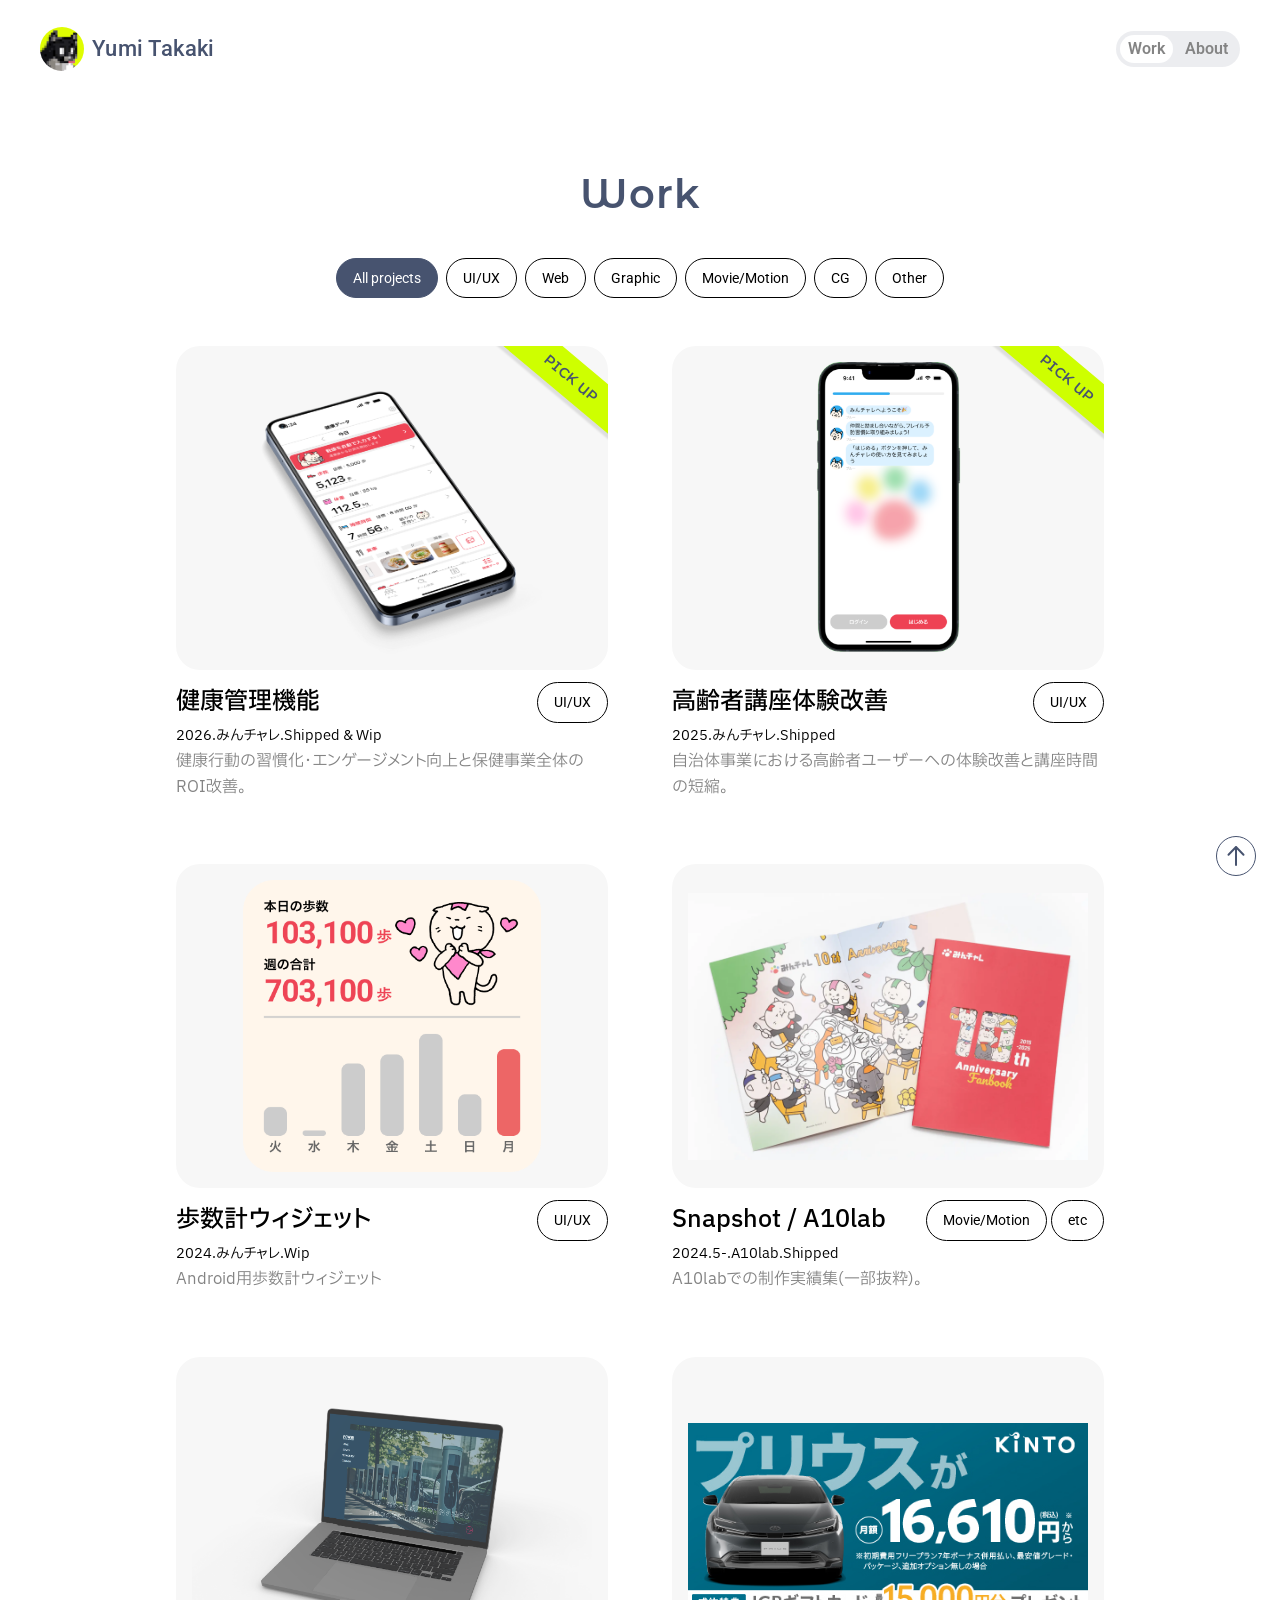
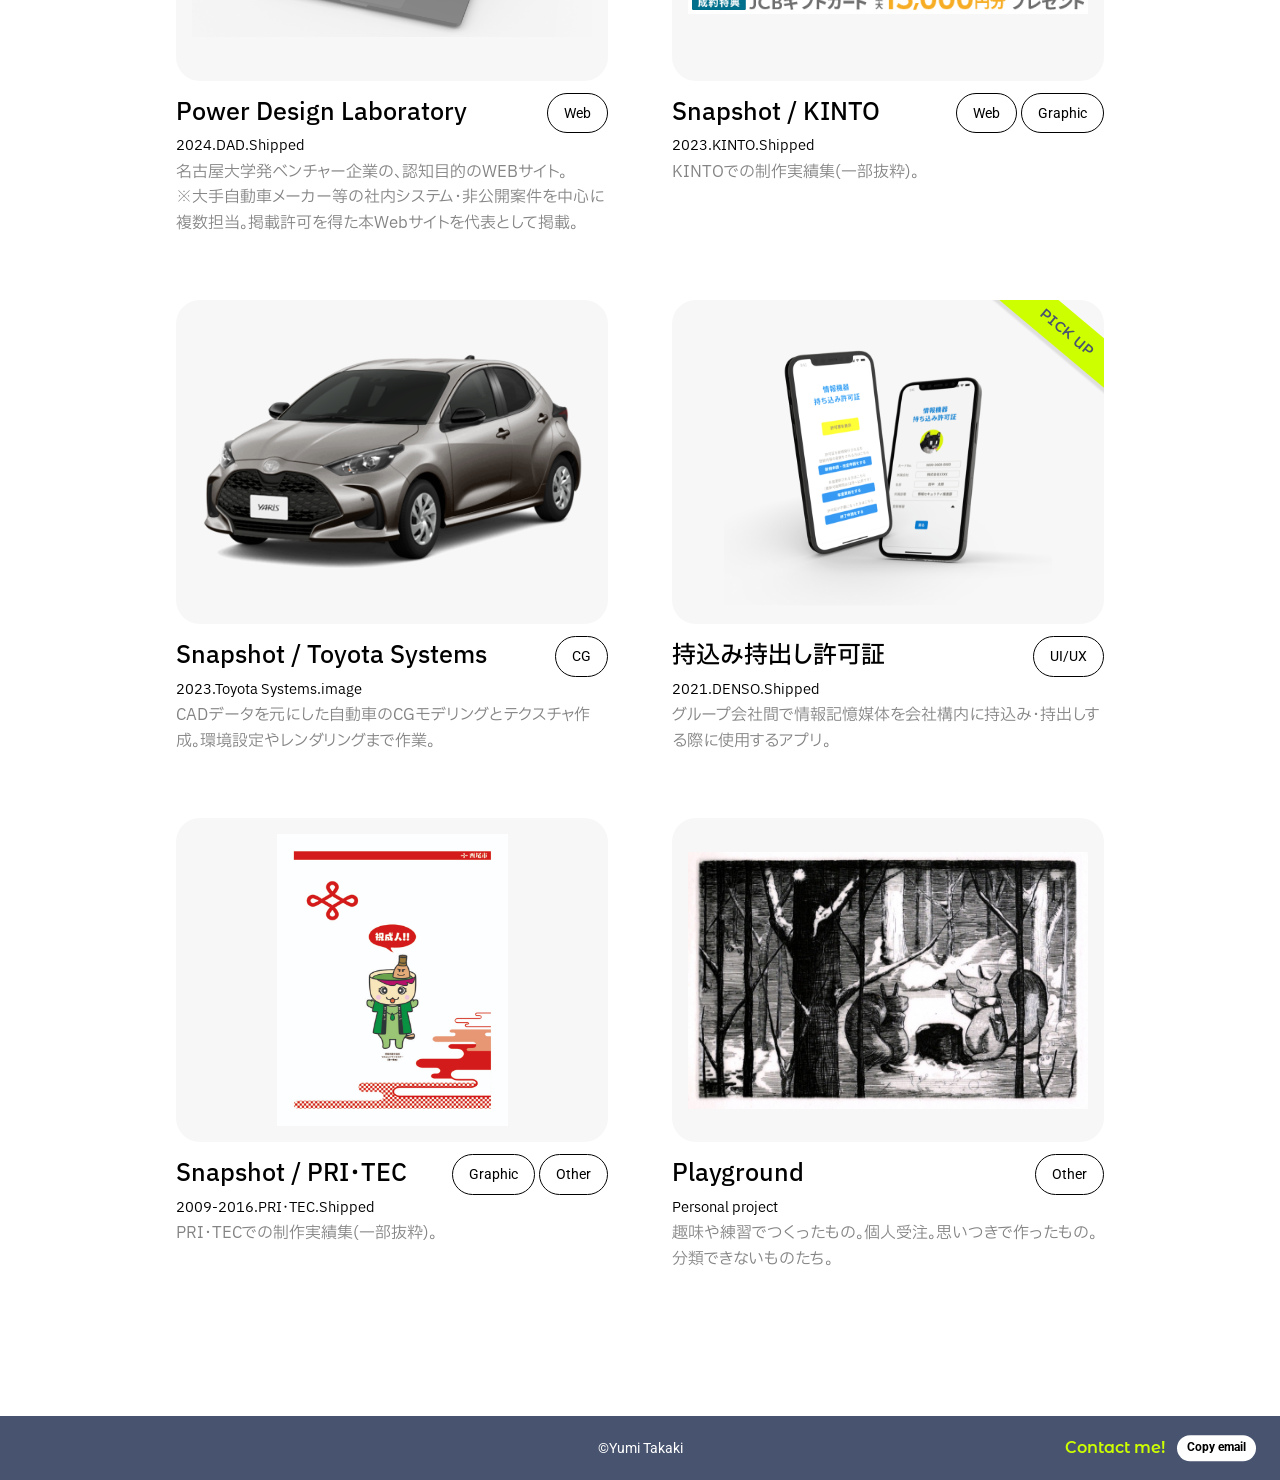
<file: works.html>
<!DOCTYPE html>
<html lang="ja">
<head>
<meta name="robots" content="noindex, nofollow">
<meta charset="UTF-8">
<title>Work | Yumi Takaki</title>
<meta name="viewport" content="width=device-width, initial-scale=1.0">
<meta name="description" content="Yumi Takaki の制作実績一覧。UI/UX、Web、グラフィック、動画、CGなど幅広い制作実績を掲載。">
<link rel="stylesheet" href="css/style.css">
<link rel="icon" href="./favicon.png" type="image/png">
<meta property="og:url" content="https://tkkym-git.github.io/portfolio/">
<meta property="og:image" content="https://tkkym-git.github.io/portfolio/ogp.png">
<meta property="og:site_name" content="ポートフォリオ">
<meta property="og:title" content="Work | Yumi Takaki">
<meta property="og:type" content="article">
<meta name="twitter:card" content="summary_large_image">
<meta name="twitter:image" content="https://tkkym-git.github.io/portfolio/ogp.png">
</head>
<body data-page="works">

  <header class="site-header">
    <a href="index.html" class="brand">
      <span class="icon"><img src="images/icons/avatar.png" alt="Yumi Takaki"></span>
      <span class="name num-ui">Yumi Takaki</span>
    </a>
    <nav class="site-nav">
      <a href="works.html" data-page="works">Work</a>
      <a href="about.html" data-page="about">About</a>
    </nav>
    <div class="updated num-ui">Last updated: 2026.8</div>
    <div class="sp-menu-wrap">
      <button class="sp-menu-toggle" type="button" aria-label="メニューを開く" aria-expanded="false" aria-controls="sp-menu-popup">
        <img class="sp-menu-cat" src="images/icons/sp-menu-cat-blueblack.svg" alt="">
        <span class="sp-menu-label">menu</span>
      </button>

      <div class="sp-menu-popup" id="sp-menu-popup" hidden>
        <button class="sp-menu-close" type="button" aria-label="メニューを閉じる">
          <img class="sp-menu-cat" src="images/icons/sp-menu-cat-white.svg" alt="">
          <span class="sp-menu-label">close</span>
          <img class="sp-menu-close-x" src="images/icons/sp-menu-close-x.svg" alt="">
        </button>
        <nav class="site-nav">
          <a href="works.html" data-page="works">Work</a>
          <a href="about.html" data-page="about">About</a>
        </nav>
      </div>
    </div>
  </header>

  <main class="wrap">
    <h1 class="page-title">Work</h1>

    <div class="filter-bar">
      <button class="filter-chip is-active" data-tag="all">All projects</button>
      <button class="filter-chip" data-tag="uiux">UI/UX</button>
      <button class="filter-chip" data-tag="web">Web</button>
      <button class="filter-chip" data-tag="graphic">Graphic</button>
      <button class="filter-chip" data-tag="movie">Movie/Motion</button>
      <button class="filter-chip" data-tag="cg">CG</button>
      <button class="filter-chip" data-tag="other">Other</button>
    </div>

    <div class="work-grid">

      <a class="work-card" href="work-01.html" data-tags="uiux">
        <div class="thumb">
          <img src="images/works/card-01-health.png" alt="健康管理機能">
          <span class="pickup-badge"><span class="pickup-badge-inner">PICK UP</span></span>
        </div>
        <div class="body">
          <div class="row-head">
            <h3>健康管理機能</h3>
            <div class="tags"><span class="tag num-ui">UI/UX</span></div>
          </div>
          <p class="date num-ui">2026.みんチャレ.Shipped &amp; Wip</p>
          <p class="desc">健康行動の習慣化・エンゲージメント向上と保健事業全体のROI改善。</p>
        </div>
      </a>

      <a class="work-card" href="work-02.html" data-tags="uiux">
        <div class="thumb">
          <img src="images/works/card-02-elderly.png" alt="高齢者講座体験改善">
          <span class="pickup-badge"><span class="pickup-badge-inner">PICK UP</span></span>
        </div>
        <div class="body">
          <div class="row-head">
            <h3>高齢者講座体験改善</h3>
            <div class="tags"><span class="tag num-ui">UI/UX</span></div>
          </div>
          <p class="date num-ui">2025.みんチャレ.Shipped</p>
          <p class="desc">自治体事業における高齢者ユーザーへの体験改善と講座時間の短縮。</p>
        </div>
      </a>

      <a class="work-card" href="work-03.html" data-tags="uiux">
        <div class="thumb"><img src="images/works/card-03-steps.png" alt="歩数計ウィジェット"></div>
        <div class="body">
          <div class="row-head">
            <h3>歩数計ウィジェット</h3>
            <div class="tags"><span class="tag num-ui">UI/UX</span></div>
          </div>
          <p class="date num-ui">2024.みんチャレ.Wip</p>
          <p class="desc">Android用歩数計ウィジェット</p>
        </div>
      </a>

      <a class="work-card" href="work-04.html" data-tags="movie,other">
        <div class="thumb"><img src="images/works/card-04-a10lab.png" alt="Snapshot / A10lab"></div>
        <div class="body">
          <div class="row-head">
            <h3>Snapshot / A10lab</h3>
            <div class="tags"><span class="tag num-ui">Movie/Motion</span><span class="tag num-ui">etc</span></div>
          </div>
          <p class="date num-ui">2024.5-.A10lab.Shipped</p>
          <p class="desc">A10labでの制作実績集(一部抜粋)。</p>
        </div>
      </a>

      <a class="work-card" href="work-05.html" data-tags="web">
        <div class="thumb"><img src="images/works/card-05-pdl.png" alt="Power Design Laboratory"></div>
        <div class="body">
          <div class="row-head">
            <h3>Power Design Laboratory</h3>
            <div class="tags"><span class="tag num-ui">Web</span></div>
          </div>
          <p class="date num-ui">2024.DAD.Shipped</p>
          <p class="desc">
            名古屋大学発ベンチャー企業の、認知目的のWEBサイト。<br>
            ※大手自動車メーカー等の社内システム・非公開案件を中心に複数担当。掲載許可を得た本Webサイトを代表として掲載。
          </p>
        </div>
      </a>

      <a class="work-card" href="work-06.html" data-tags="web,graphic">
        <div class="thumb"><img src="images/works/card-06-kinto.jpg" alt="Snapshot / KINTO"></div>
        <div class="body">
          <div class="row-head">
            <h3>Snapshot / KINTO</h3>
            <div class="tags"><span class="tag num-ui">Web</span><span class="tag num-ui">Graphic</span></div>
          </div>
          <p class="date num-ui">2023.KINTO.Shipped</p>
          <p class="desc">KINTOでの制作実績集(一部抜粋)。</p>
        </div>
      </a>

      <a class="work-card" href="work-07.html" data-tags="cg">
        <div class="thumb"><img src="images/works/card-07-toyota.png" alt="Snapshot / Toyota Systems"></div>
        <div class="body">
          <div class="row-head">
            <h3>Snapshot / Toyota Systems</h3>
            <div class="tags"><span class="tag num-ui">CG</span></div>
          </div>
          <p class="date num-ui">2023.Toyota Systems.image</p>
          <p class="desc">CADデータを元にした自動車のCGモデリングとテクスチャ作成。環境設定やレンダリングまで作業。</p>
        </div>
      </a>

      <a class="work-card" href="work-08.html" data-tags="uiux">
        <div class="thumb">
          <img src="images/works/card-08-denso.png" alt="持込み持出し許可証">
          <span class="pickup-badge"><span class="pickup-badge-inner">PICK UP</span></span>
        </div>
        <div class="body">
          <div class="row-head">
            <h3>持込み持出し許可証</h3>
            <div class="tags"><span class="tag num-ui">UI/UX</span></div>
          </div>
          <p class="date num-ui">2021.DENSO.Shipped</p>
          <p class="desc">グループ会社間で情報記憶媒体を会社構内に持込み・持出しする際に使用するアプリ。</p>
        </div>
      </a>

      <a class="work-card" href="work-09.html" data-tags="graphic,other">
        <div class="thumb"><img src="images/works/card-09-pritec.jpg" alt="Snapshot / PRI・TEC"></div>
        <div class="body">
          <div class="row-head">
            <h3>Snapshot / PRI･TEC</h3>
            <div class="tags"><span class="tag num-ui">Graphic</span><span class="tag num-ui">Other</span></div>
          </div>
          <p class="date num-ui">2009-2016.PRI･TEC.Shipped</p>
          <p class="desc">PRI･TECでの制作実績集(一部抜粋)。</p>
        </div>
      </a>

      <a class="work-card" href="work-10.html" data-tags="other,movie">
        <div class="thumb"><img src="images/works/card-10-playground.jpg" alt="Playground"></div>
        <div class="body">
          <div class="row-head">
            <h3>Playground</h3>
            <div class="tags"><span class="tag num-ui">Other</span></div>
          </div>
          <p class="date num-ui">Personal project</p>
          <p class="desc">趣味や練習でつくったもの。個人受注。思いつきで作ったもの。分類できないものたち。</p>
        </div>
      </a>

    </div>
  </main>

  <button type="button" class="page-top-btn" aria-label="ページの先頭に戻る">
    <svg width="40" height="40" viewBox="0 0 40 40" fill="none" xmlns="http://www.w3.org/2000/svg">
      <circle class="page-top-btn-circle" cx="20" cy="20" r="19.5" fill="white" stroke="#47536F"/>
      <path class="page-top-btn-arrow" d="M20.005 11V29M12.5 18.7143L20 11L27.5 18.7143" stroke="#47536F" stroke-width="2" stroke-linecap="round" stroke-linejoin="round"/>
    </svg>
  </button>

  <footer class="site-footer num-ui">
    <span class="footer-copy">©Yumi Takaki</span>
    <div class="footer-contact">
      <span class="footer-contact-label">Contact me!</span>
      <button class="copy-email" type="button" data-email="yumi.takaki.t@gmail.com">Copy email</button>
    </div>
  </footer>

  <script src="js/main.js"></script>
</body>
</html>
</file>
<file: css/style.css>
/* =========================================================
   Yumi Takaki Portfolio — Design Tokens (from Figma variables)
   ========================================================= */
@import url('https://fonts.googleapis.com/css2?family=IBM+Plex+Sans+JP:wght@400;500;600;700&family=Roboto:wght@400;500;700&family=Montserrat+Alternates:ital,wght@0,500;0,600;0,700;1,400&display=swap');

:root {
  /* Color */
  --color-text-primary: #000000;
  --color-text-secondary: #848484;
  --color-text-blueblack: #47536f;
  --color-text-white: #ffffff;
  --color-background: #ffffff;
  --color-backgray: #f7f7f7;
  --color-accent: #ceff00;
  --color-accent-thin: #f3ffbf; /* Figma変数 Color/AccentThin。カードホバー時のサムネ背景に使用 */
  --color-border: rgba(0, 0, 0, 0.08);

  /* Typography */
  --font-jp: 'IBM Plex Sans JP', 'Hiragino Sans', 'Noto Sans JP', sans-serif;
  --font-ui: 'Roboto', sans-serif;
  --font-display: 'Montserrat Alternates', 'Roboto', sans-serif;

  --fs-display-l: 40px;
  --fs-heading: 24px;
  --fs-body: 16px;
  --fs-caption: 14px;

  /* Radius */
  --radius-s: 16px;
  --radius-m: 24px;

  /* Spacing */
  --sp-xs: 4px;
  --sp-s: 8px;
  --sp-m: 16px;
  --sp-l: 32px;
  --sp-xl: 64px;
  --sp-2xl: 96px;

  /* Layout */
  --content-max: 1312px;
  --header-h: 124px;
}

/* ---------- Reset ---------- */
* { box-sizing: border-box; }
html { -webkit-text-size-adjust: 100%; }
body {
  margin: 0;
  background: var(--color-background);
  color: var(--color-text-primary);
  font-family: var(--font-jp);
  font-feature-settings: "palt" 1;
  line-height: 1.6;
  -webkit-font-smoothing: antialiased;
}
img { max-width: 100%; display: block; }
a { color: inherit; text-decoration: none; }
ul { list-style: none; margin: 0; padding: 0; }
h1, h2, h3, p { margin: 0; }
button { font: inherit; border: none; background: none; cursor: pointer; }

.num-ui {
  font-family: var(--font-ui);
  font-variation-settings: "wdth" 100;
}

/* ---------- Fit-to-viewport (index + 404 pages) ---------- */
html:has(body[data-page="index"]), html:has(body[data-page="404"]) { height: 100%; }
body[data-page="index"],
body[data-page="404"] {
  height: 100vh;
  height: 100dvh;
  display: flex;
  flex-direction: column;
  overflow: hidden;
  overflow-x: hidden;
  background-image:
    url("data:image/svg+xml,%3Csvg xmlns='http://www.w3.org/2000/svg' width='150' height='150'%3E%3Cfilter id='n'%3E%3CfeTurbulence type='fractalNoise' baseFrequency='0.8' numOctaves='2' stitchTiles='stitch'/%3E%3CfeColorMatrix type='matrix' values='0 0 0 0 0.5 0 0 0 0 0.5 0 0 0 0 0.5 0 0 0 0.05 0'/%3E%3C/filter%3E%3Crect width='100%25' height='100%25' filter='url(%23n)'/%3E%3C/svg%3E"),
    linear-gradient(165deg, #eeeff2 0%, #dcdde1 25%, #cdced3 50%, #bfc0c5 100%);
  background-size: 150px 150px, cover;
  background-blend-mode: overlay, normal;
}
body[data-page="index"] .site-header,
body[data-page="404"] .site-header { flex-shrink: 0; }
body[data-page="index"] .hero,
body[data-page="404"] .hero { flex: 1 1 auto; min-height: 0; }
body[data-page="index"] .site-footer,
body[data-page="404"] .site-footer { flex-shrink: 0; }

@media (max-width: 980px), (max-height: 900px) {
  /* index page's content (3-card grid) can outgrow the viewport on
     mobile and on short-height desktop windows, so it falls back to a
     normal scrolling page instead of being squashed/clipped by the fixed
     100vh layout. The 404 page's content is short and stays fixed to
     100vh/100dvh at every size. */
  body[data-page="index"] {
    height: auto;
    overflow-y: visible;
    background-attachment: fixed;
  }
}

/* ---------- Header ---------- */
.site-header {
  position: relative;
  z-index: 30;
  display: flex;
  align-items: center;
  justify-content: space-between;
  gap: var(--sp-m);
  padding: clamp(14px, 3vh, 28px) 40px;
  width: 100%;
}
.site-header .brand {
  display: flex;
  align-items: center;
  gap: var(--sp-s);
}
.site-header .brand .icon {
  width: 44px;
  height: 44px;
  border-radius: 50%;
  overflow: hidden;
  flex-shrink: 0;
  background: var(--color-accent);
}
.site-header .brand .icon img {
  width: 100%;
  height: 100%;
  object-fit: cover;
}
.site-header .brand .name {
  font-family: var(--font-ui);
  font-weight: 500;
  font-size: 22px;
  letter-spacing: 0.02em;
  color: var(--color-text-blueblack);
  white-space: nowrap;
}
.site-nav {
  display: flex;
  align-items: center;
  gap: var(--sp-xs);
  background: var(--color-text-blueblack);
  padding: var(--sp-s);
  border-radius: 22px;
}
.site-nav a {
  position: relative;
  overflow: hidden;
  display: flex;
  align-items: center;
  justify-content: center;
  height: 32px;
  padding: 0 var(--sp-m);
  border-radius: var(--radius-s);
  background: rgba(255, 255, 255, 0.2);
  font-family: var(--font-ui);
  font-weight: 700;
  font-size: var(--fs-body);
  color: var(--color-text-white);
  white-space: nowrap;
  transition: background 0.2s ease, box-shadow 0.2s ease;
}
.site-nav a.is-active { background: rgba(255, 255, 255, 0.42); }
/* ホバー時に上面が光る金属光沢風の見た目にするためのグラデーション */
body[data-page="index"] .site-nav a::before {
  content: '';
  position: absolute;
  inset: 0;
  background: linear-gradient(180deg, rgba(255, 255, 255, 0.65) 0%, rgba(255, 255, 255, 0.15) 40%, rgba(255, 255, 255, 0) 65%);
  opacity: 0;
  pointer-events: none;
  transition: opacity 0.2s ease;
}
body[data-page="index"] .site-nav a:hover {
  background: rgba(255, 255, 255, 0.3);
  box-shadow:
    inset 0 1px 0 rgba(255, 255, 255, 0.9),
    inset 0 0 6px rgba(206, 255, 0, 0.3); /* アクセント色は控えめに */
}
body[data-page="index"] .site-nav a:hover::before {
  opacity: 1;
}

/* Work/About pages use a light-gray nav pill instead of the index page's
   blueblack one. The 404 page keeps the index-style blueblack pill. */
body:not([data-page="index"]):not([data-page="404"]) .site-nav {
  background: rgba(71, 83, 111, 0.1);
  padding: var(--sp-xs);
  border-radius: 20px;
}
body:not([data-page="index"]):not([data-page="404"]) .site-nav a {
  height: 28px;
  padding: 0 var(--sp-s);
  border-radius: 14px;
  background: transparent;
  font-weight: 600;
  color: var(--color-text-secondary);
}
body:not([data-page="index"]):not([data-page="404"]) .site-nav a.is-active {
  background: var(--color-text-white);
  color: var(--color-text-secondary);
}

.updated {
  font-family: var(--font-ui);
  font-size: var(--fs-caption);
  letter-spacing: 0.02em;
  color: var(--color-text-secondary);
  white-space: nowrap;
}
body:not([data-page="index"]):not([data-page="404"]) .site-header .updated { display: none; }

.sp-menu-wrap {
  display: none;
}
.sp-menu-toggle {
  display: flex;
  position: relative;
  z-index: 1;
  width: 48px;
  height: 48px;
  flex-shrink: 0;
  background: transparent;
  align-items: center;
  justify-content: center;
}
.sp-menu-cat {
  position: absolute;
  top: calc(50% - 2px);
  left: 50%;
  width: 48px;
  height: 40px;
  transform: translate(-50%, -50%);
  pointer-events: none;
}
.sp-menu-toggle .sp-menu-cat { opacity: 1; }
.sp-menu-label {
  position: absolute;
  top: 50%;
  left: 50%;
  transform: translate(-50%, -50%);
  font-family: var(--font-ui);
  font-size: 14px;
  white-space: nowrap;
  pointer-events: none;
}
.sp-menu-toggle .sp-menu-label {
  color: var(--color-text-white);
  font-size: 12px;
}
@media (max-width: 980px) {
  .site-header {
    padding: 16px 20px;
  }
  .site-header .updated { display: none; }
  .site-header .site-nav { display: none; }
  .site-header .brand .name { font-size: 18px; }
  .sp-menu-wrap { display: block; }
}

/* ---------- SP menu popup ---------- */
.sp-menu-popup {
  position: absolute;
  top: 0;
  right: 0;
  margin: 0;
  z-index: 2;
  width: 161px;
  box-sizing: border-box;
  background: var(--color-text-blueblack);
  border-radius: 0 0 var(--radius-m) var(--radius-m);
  padding: 88px var(--sp-l) var(--sp-l);
  display: flex;
  flex-direction: column;
  align-items: center;
  gap: var(--sp-m);
  /* Slide-down-from-top open / slide-up-to-close animation. The element
     stays display:flex (no [hidden]-driven display:none) whenever this
     transition needs to run — see .sp-menu-popup[hidden] below and the JS,
     which delays setting `hidden` on close until after this transition
     finishes, since display:none can't be animated. */
  transform: translateY(-16px);
  opacity: 0;
  pointer-events: none;
  transition: transform 0.22s cubic-bezier(0.22, 1, 0.36, 1), opacity 0.18s ease;
}
.sp-menu-popup.is-open {
  transform: translateY(0);
  opacity: 1;
  pointer-events: auto;
}
.sp-menu-popup[hidden] { display: none; }
.sp-menu-popup .site-nav {
  display: flex;
  background: none;
  padding: 0;
  border-radius: 0;
  flex-direction: column;
  width: 100%;
  gap: var(--sp-m);
}
.sp-menu-popup .site-nav a {
  width: 100%;
  height: 32px;
  display: flex;
  align-items: center;
  justify-content: center;
  border-radius: var(--radius-s);
  background: transparent;
  font-family: var(--font-ui);
  font-weight: 700;
  font-size: var(--fs-heading);
  color: var(--color-text-secondary);
}
.sp-menu-popup .site-nav a.is-active {
  background: var(--color-text-white);
  color: var(--color-text-blueblack);
}
body[data-page="index"] .sp-menu-popup .site-nav a,
body[data-page="404"] .sp-menu-popup .site-nav a {
  background: rgba(255, 255, 255, 0.7);
}
.sp-menu-close {
  position: absolute;
  top: 16px;
  right: 24px;
  width: 48px;
  height: 48px;
}
.sp-menu-close .sp-menu-cat { opacity: 1; }
.sp-menu-close .sp-menu-label {
  top: 31px;
  color: var(--color-text-blueblack);
  font-size: 10.3px;
  letter-spacing: -0.31px;
}
.sp-menu-close-x {
  position: absolute;
  top: calc(50% - 5.14px);
  left: 50%;
  width: 12px;
  transform: translate(-50%, -50%);
}

/* ---------- Footer ---------- */
.site-footer {
  display: flex;
  align-items: center;
  justify-content: center;
  height: 64px;
  background: var(--color-text-blueblack);
  color: var(--color-text-white);
  font-family: var(--font-ui);
  font-size: var(--fs-caption);
  margin-top: var(--sp-xl);
  position: relative;
  padding: 0 24px;
}
body[data-page="index"] .site-footer,
body[data-page="404"] .site-footer {
  height: clamp(40px, 6vh, 64px);
  margin-top: 0;
}
.thanks-bar + .site-footer { margin-top: 0; }
.footer-contact {
  position: absolute;
  right: 24px;
  top: 50%;
  display: flex;
  align-items: center;
  gap: 12px;
  transform: translateY(-50%);
}
.footer-contact-label {
  color: var(--color-accent);
  font-family: var(--font-display);
  font-weight: 600;
  font-size: var(--fs-body);
}
.copy-email {
  padding: 3px 10px;
  border: 0;
  border-radius: 100px;
  background: var(--color-text-white);
  color: var(--color-text-primary);
  font-family: var(--font-ui);
  font-size: 12px;
  font-weight: 700;
  cursor: pointer;
}
.copy-email::after {
  content: '';
  display: inline-block;
  width: 0;
  height: 12px;
  margin-left: 0;
  vertical-align: -2px;
  background: url('../images/icons/copy.svg') no-repeat center / 12px 12px;
  transition: width 0.15s ease, margin-left 0.15s ease;
}
.copy-email:hover::after,
.copy-email:focus-visible::after {
  width: 12px;
  margin-left: 4px;
}
@media (max-width: 768px) {
  body[data-page] .site-footer {
    flex-direction: column;
    justify-content: center;
    gap: 8px;
    height: auto;
    padding: 16px;
  }
  .footer-contact {
    position: static;
    transform: none;
    order: -1;
  }
}

.thanks-bar {
  background: var(--color-accent);
  color: var(--color-text-blueblack);
  text-align: right;
  font-family: var(--font-display);
  font-weight: 600;
  font-size: 20px;
  padding: 18px max(24px, calc((100% - 960px) / 2));
  letter-spacing: 0.02em;
}

/* ---------- Layout helpers ---------- */
.wrap {
  max-width: var(--content-max);
  margin: 0 auto;
  padding: 0 40px;
}
@media (max-width: 720px) {
  .wrap { padding: 0 20px; }
}

/* ---------- Hero (index) ---------- */
.hero {
  position: relative;
  width: 100%;
  min-width: 0;
  margin: 0 auto;
  padding: 0 64px clamp(16px, 3vh, 64px);
  display: flex;
}
.hero-panel {
  position: relative;
  box-sizing: border-box;
  border-radius: var(--radius-m);
  border: 1px solid rgba(255, 255, 255, 0.9);
  margin-bottom: clamp(24px, 6vh, 48px);
  background-image:
    linear-gradient(to right, rgba(255, 255, 255, 0.5) 1px, transparent 1px),
    linear-gradient(to bottom, rgba(255, 255, 255, 0.5) 1px, transparent 1px);
  background-size: 48px 48px;
  padding: clamp(20px, 3vh, 40px) 64px;
  overflow: hidden;
  width: 100%;
  min-width: 0;
  display: flex;
  flex-direction: column;
  justify-content: center;
  gap: var(--sp-l);
  min-height: 0;
}
.hero-title {
  font-family: var(--font-jp);
  font-weight: 600;
  color: var(--color-text-blueblack);
  font-size: 24px;
  text-align: center;
  line-height: 1.7;
  white-space: nowrap;
  margin: 0 auto;
  flex-shrink: 0;
}
@media (max-width: 768px) {
  /* 1行目(約28em)が収まるよう、パネルの左右余白(約90px)を引いた幅から算出。最小16pxで、収まらない幅では折り返す */
  .hero-title {
    font-size: clamp(16px, calc((100vw - 90px) / 28), 24px);
    white-space: normal;
  }
}
.br-sp { display: none; }
@media (max-width: 425px) {
  /* SPは最小16px(375px幅で「形にする」までが1行に収まる下限)。「形にする」の後ろで改行する */
  .hero-title { font-size: clamp(16px, calc((100vw - 98px) / 17.2), 24px); }
  .br-sp { display: inline; }
}
.pickup-grid {
  display: grid;
  grid-template-columns: repeat(3, minmax(0, 1fr));
  grid-auto-rows: auto;
  gap: var(--sp-l);
  position: relative;
  z-index: 1;
  max-width: 1040px;
  width: 100%;
  margin: 0 auto;
  flex-shrink: 0;
}
@media (max-width: 980px) {
  .pickup-grid {
    grid-template-columns: minmax(0, 1fr);
    grid-auto-rows: auto;
    max-width: 480px;
    margin: 0 auto;
    gap: var(--sp-m);
  }
}

.pickup-card {
  background: var(--color-background);
  border-radius: var(--radius-m);
  overflow: hidden;
  padding: var(--sp-m);
  display: flex;
  flex-direction: column;
  gap: var(--sp-m);
  transition: transform 0.25s ease, opacity 0.25s ease;
  position: relative;
  z-index: 1;
}
.pickup-card:hover {
  transform: scale(1.05);
  opacity: 0.65; /* Figmaのhoverプロトタイプ仕様に準拠 */
  z-index: 2;
}
.pickup-card .thumb {
  aspect-ratio: 268 / 201;
  flex-shrink: 0;
  background: var(--color-backgray);
  border-radius: var(--radius-m);
  padding: var(--sp-m);
  display: flex;
  align-items: center;
  justify-content: center;
  overflow: hidden;
  transition: background 0.25s ease;
}
.pickup-card:hover .thumb {
  background: var(--color-accent-thin);
}
.pickup-card .thumb img { width: 100%; height: 100%; object-fit: contain; object-position: center; }
.pickup-card .body {
  display: flex;
  flex-direction: column;
  gap: 2px;
}
.pickup-card h3 {
  font-family: var(--font-jp);
  font-weight: 500;
  font-size: var(--fs-heading);
}
.pickup-card .meta {
  font-family: var(--font-jp);
  font-weight: 400;
  font-size: var(--fs-caption);
  color: var(--color-text-primary);
}
.pickup-card .desc-block {
  font-size: var(--fs-body);
  line-height: 1.6;
  font-weight: 400;
  color: var(--color-text-secondary);
}
.pickup-card .desc-block b { color: var(--color-text-secondary); font-weight: 600; }

.hero-panel-nav {
  display: none;
}

.hero-cat {
  position: absolute;
  left: 0;
  bottom: 0;
  width: clamp(80px, 9vw, 140px);
  height: auto;
  opacity: 0.95;
  pointer-events: none;
  z-index: 2;
  animation: hero-cat-walk 22s linear infinite;
}
.hero-cat-img {
  width: 100%;
  height: auto;
  display: block;
  filter: drop-shadow(0 2px 3px rgba(0,0,0,0.15));
  animation: hero-cat-bob 0.5s ease-in-out infinite;
}
@keyframes hero-cat-walk {
  0%   { left: 100vw; }
  100% { left: -12vw; }
}
@keyframes hero-cat-bob {
  0%, 100% { transform: translateY(0); }
  50% { transform: translateY(-3px); }
}
@media (prefers-reduced-motion: reduce) {
  .hero-cat { animation: none; left: auto; right: clamp(4px, 1.2vw, 16px); }
  .hero-cat-img { animation: none; }
}
@media (max-width: 980px) {
  .hero { flex-direction: column; padding: 0 16px 40px; }
  .hero-panel {
    flex: none;
    min-height: 0;
    height: auto;
    padding: var(--sp-l);
  }
  .hero-panel-nav {
    display: flex;
    justify-content: center;
    width: 100%;
    flex-shrink: 0;
    margin-top: var(--sp-m);
  }
  /* 404's content is short, so keep its panel filling the fixed 100vh
     body instead of shrinking to content height like the index grid. */
  body[data-page="404"] .hero-panel {
    flex: 1 1 auto;
    min-height: 0;
    height: auto;
  }
}

/* ---------- 404 ---------- */
body[data-page="404"] .hero-panel {
  gap: var(--sp-2xl);
}
.error-code {
  font-family: var(--font-display);
  font-style: italic;
  font-weight: 400;
  color: var(--color-text-blueblack);
  font-size: clamp(64px, min(23vw, 34vh), 333px);
  letter-spacing: 0.02em;
  line-height: 1;
  text-align: center;
  margin: 0;
}
.error-message {
  font-family: var(--font-display);
  font-weight: 500;
  font-size: var(--fs-display-l);
  letter-spacing: 0.02em;
  color: var(--color-text-blueblack);
  text-align: center;
  margin: 0;
}

/* ---------- Page heading ---------- */
.page-title {
  font-family: var(--font-display);
  font-weight: 600;
  letter-spacing: 0.02em;
  color: var(--color-text-blueblack);
  text-align: center;
  font-size: var(--fs-display-l);
  padding: var(--sp-xl) 0 var(--sp-m);
}

/* ---------- Works filter / grid ---------- */
.filter-bar {
  display: flex;
  flex-wrap: wrap;
  gap: var(--sp-s);
  justify-content: center;
  max-width: 960px;
  margin: 0 auto;
  padding: var(--sp-m) 0 var(--sp-l);
}
.filter-chip {
  font-family: var(--font-ui);
  font-size: var(--fs-caption);
  border: 1px solid var(--color-text-primary);
  border-radius: var(--radius-m);
  padding: var(--sp-s) var(--sp-m);
  background: var(--color-text-white);
  cursor: pointer;
  transition: background 0.15s ease, color 0.15s ease;
}
.filter-chip:hover:not(.is-active) {
  background: var(--color-accent);
  color: var(--color-text-primary);
}
.filter-chip.is-active {
  background: var(--color-text-blueblack);
  color: var(--color-text-white);
  border-color: var(--color-text-blueblack);
}

.work-grid {
  display: grid;
  grid-template-columns: repeat(2, minmax(0, 1fr));
  gap: var(--sp-l) var(--sp-l);
  max-width: 960px;
  margin: 0 auto;
  padding-bottom: var(--sp-xl);
}
@media (max-width: 860px) {
  .work-grid { grid-template-columns: 1fr; max-width: 560px; margin: 0 auto; }
}

.work-card {
  background: var(--color-background);
  border-radius: var(--radius-m);
  padding: var(--sp-m);
  display: flex;
  flex-direction: column;
  gap: 12px;
  transition: transform 0.25s ease, opacity 0.25s ease;
  position: relative;
  z-index: 1;
}
.work-card:hover {
  transform: scale(1.05);
  opacity: 0.65; /* Figmaのhoverプロトタイプ仕様に準拠 */
  z-index: 2;
}
.work-card .thumb {
  aspect-ratio: 268 / 201;
  background: var(--color-backgray);
  border-radius: var(--radius-m);
  overflow: hidden;
  padding: var(--sp-m);
  display: flex;
  align-items: center;
  justify-content: center;
  position: relative;
  transition: background 0.25s ease;
}
.work-card:hover .thumb {
  background: var(--color-accent-thin);
}
.work-card .thumb img { width: 100%; height: 100%; object-fit: contain; }
.work-card .pickup-badge {
  position: absolute;
  top: -60px;
  right: -69px;
  width: 213px;
  height: 184px;
  display: flex;
  align-items: center;
  justify-content: center;
  pointer-events: none;
}
.work-card .pickup-badge-inner {
  display: flex;
  align-items: center;
  justify-content: center;
  transform: rotate(40deg);
  background: var(--color-accent);
  color: var(--color-text-blueblack);
  font-family: var(--font-display);
  font-weight: 600;
  font-size: var(--fs-caption);
  letter-spacing: 0.02em;
  padding: var(--sp-s) var(--sp-2xl);
  white-space: nowrap;
  box-shadow: 0 4px 2px rgba(0,0,0,0.1);
}
.work-card .body {
  display: flex;
  flex-direction: column;
  gap: 2px;
}
.work-card .row-head {
  display: flex;
  align-items: center;
  justify-content: space-between;
  gap: var(--sp-s);
}
.work-card h3 {
  font-family: var(--font-jp);
  font-weight: 500;
  font-size: var(--fs-heading);
}
.work-card .tags { display: flex; gap: var(--sp-xs); flex-shrink: 0; }
.work-card .tag {
  font-family: var(--font-ui);
  font-size: var(--fs-caption);
  border: 1px solid var(--color-text-primary);
  border-radius: var(--radius-m);
  padding: var(--sp-s) var(--sp-m);
  white-space: nowrap;
}
.work-card .date {
  font-family: var(--font-jp);
  font-size: var(--fs-caption);
}
.work-card .desc {
  font-family: var(--font-jp);
  font-size: var(--fs-body);
  color: var(--color-text-secondary);
}

/* ---------- About ---------- */
.about-tagline {
  font-family: var(--font-display);
  font-weight: 600;
  font-size: 24px;
  line-height: 1.6;
  color: var(--color-accent);
  text-align: center;
  padding-top: 150px;
  margin-bottom: 76px;
}
.about-tagline + .page-title { padding-top: 0; padding-bottom: 68px; }
@media (max-width: 768px) {
  .about-tagline {
    font-size: clamp(20px, calc((100vw - 32px) / 33), 24px);
    padding-top: var(--sp-xl);
    margin-bottom: var(--sp-l);
  }
  .about-tagline + .page-title { padding-bottom: var(--sp-l); }
}
.about-body {
  max-width: 960px;
  margin: 0 auto;
  padding: 0 0 var(--sp-2xl);
  display: flex;
  flex-direction: column;
  gap: var(--sp-2xl);
}
.about-lead {
  font-size: var(--fs-body);
  color: var(--color-text-secondary);
  text-align: left;
  max-width: 580px;
  margin: 0 auto;
}
.about-profile {
  display: flex;
  gap: var(--sp-l);
  align-items: flex-start;
  justify-content: space-between;
}
.about-profile .text { flex: 1; min-width: 0; display: flex; flex-direction: column; gap: var(--sp-l); }
.about-profile h2 {
  font-family: var(--font-jp);
  font-weight: 500;
  font-size: var(--fs-heading);
}
.about-profile p { color: var(--color-text-secondary); font-size: var(--fs-body); }
.about-profile .photo {
  width: 338px;
  max-width: 40%;
  aspect-ratio: 338 / 276;
  border-radius: var(--radius-m);
  overflow: hidden;
  flex-shrink: 0;
}
.about-profile .photo img { width: 100%; height: 100%; object-fit: cover; }

.about-skills {
  display: flex;
  gap: var(--sp-xl);
  align-items: flex-start;
  width: 100%;
}
.skills-col {
  display: flex;
  flex-direction: column;
  gap: var(--sp-m);
  flex: 1;
  min-width: 0;
}
.skills-col-tools { flex: 0 0 auto; white-space: nowrap; }
.about-skills h2 {
  font-family: var(--font-jp);
  font-weight: 500;
  font-size: var(--fs-heading);
}
.about-skills ul {
  display: flex;
  flex-direction: column;
  gap: var(--sp-s);
  padding-left: 1.2em;
}
.about-skills li {
  font-size: var(--fs-body);
  color: var(--color-text-secondary);
  list-style: disc;
}

.about-interests {
  display: flex;
  flex-direction: column;
  gap: var(--sp-m);
  align-items: flex-start;
  width: 100%;
}
.about-interests h2 {
  font-family: var(--font-jp);
  font-weight: 500;
  font-size: var(--fs-heading);
}
.about-interests ul {
  padding-left: 1.2em;
}
.about-interests li {
  font-size: var(--fs-body);
  color: var(--color-text-secondary);
  list-style: disc;
}

.about-history {
  display: flex;
  gap: var(--sp-l);
  justify-content: space-between;
  align-items: flex-start;
}
.about-history h2 {
  font-family: var(--font-jp);
  font-weight: 500;
  font-size: var(--fs-heading);
  white-space: nowrap;
}
.history-table { width: 100%; max-width: 580px; border-collapse: collapse; }
.history-table td {
  padding: var(--sp-s) var(--sp-s) var(--sp-s) 0;
  font-family: var(--font-jp);
  font-size: var(--fs-body);
  vertical-align: middle;
}
.history-table .period { font-family: var(--font-ui); font-size: var(--fs-caption); color: #6e6e6e; white-space: nowrap; }
.history-table .role { font-weight: 600; }
.history-table .org { font-family: var(--font-ui); font-weight: 600; color: #6e6e6e; text-align: right; white-space: nowrap; }

.about-family {
  display: flex;
  gap: var(--sp-l);
  justify-content: space-between;
  align-items: flex-start;
}
.about-family h2 {
  font-family: var(--font-jp);
  font-weight: 500;
  font-size: var(--fs-heading);
  white-space: nowrap;
}
.about-family .photo {
  width: 580px;
  max-width: 65%;
  aspect-ratio: 580 / 350;
  border-radius: var(--radius-m);
  overflow: hidden;
  background: var(--color-backgray);
}
.about-family .photo img { width: 100%; height: 100%; object-fit: cover; }

@media (max-width: 760px) {
  .about-profile,
  .about-history,
  .about-family,
  .about-skills {
    flex-direction: column;
  }
  .about-profile .photo,
  .about-family .photo { width: 100%; max-width: 100%; }
  .about-history h2,
  .about-family h2 { white-space: normal; }
  .history-table .org { text-align: left; }
  .skills-col-tools { white-space: normal; }
}

/* ---------- Work detail page ---------- */
.work-hero {
  max-width: 800px;
  margin: 0 auto;
  padding: 40px 0 40px;
  text-align: center;
  display: flex;
  flex-direction: column;
  gap: var(--sp-l);
  align-items: center;
}
.work-hero h1 {
  font-family: var(--font-jp);
  font-weight: 500;
  font-size: var(--fs-heading);
  color: var(--color-text-primary);
}
.work-hero .info {
  display: flex;
  flex-wrap: wrap;
  justify-content: center;
  align-items: center;
  gap: var(--sp-l);
  font-family: var(--font-ui);
  font-size: var(--fs-caption);
  color: var(--color-text-primary);
}
.work-hero .info .item {
  display: flex;
  align-items: center;
  gap: var(--sp-s);
  white-space: nowrap;
}
.work-hero .info .item svg { display: block; flex-shrink: 0; }
@media (max-width: 720px) {
  /* Spec items wrap onto multiple lines on narrow screens; halve just the
     vertical gap between wrapped lines (row-gap) so the block reads
     tighter, while leaving the horizontal spacing between items on the
     same line (column-gap) at the shared 32px. */
  .work-hero .info {
    row-gap: var(--sp-m);
  }
}
.work-hero .note {
  color: var(--color-text-secondary);
  font-size: var(--fs-body);
}
.work-hero .note:not(.note-narrow) {
  text-align: left;
  color: var(--color-text-primary);
}
.work-hero .note-narrow {
  max-width: 620px;
}
.work-hero-img {
  width: 100vw;
  margin-left: calc(-50vw + 50%);
  margin-right: calc(-50vw + 50%);
  margin-top: -40px;
  margin-bottom: var(--sp-l);
}
.work-hero-img img { width: 100%; display: block; }

.work-section {
  max-width: 800px;
  margin: 0 auto;
  padding: var(--sp-xl) 0;
  display: flex;
  flex-direction: column;
  gap: var(--sp-l);
}
.work-section h2 {
  font-family: var(--font-jp);
  font-weight: 600;
  font-size: var(--fs-body);
  color: var(--color-text-primary);
  text-align: center;
}
.work-section p {
  font-size: var(--fs-body);
  color: var(--color-text-secondary);
}
.work-section .stat-row {
  display: grid;
  grid-template-columns: repeat(3, minmax(0, 1fr));
  gap: var(--sp-m);
}
@media (max-width: 720px) {
  .work-section .stat-row { grid-template-columns: 1fr; }
  .work-section { gap: 20px; }
}
.stat-box {
  background: var(--color-backgray);
  border-radius: var(--radius-s);
  padding: var(--sp-l);
  display: flex;
  flex-direction: column;
  gap: var(--sp-xs);
}
.stat-box .label {
  font-family: var(--font-jp);
  font-weight: 600;
  font-size: var(--fs-caption);
  color: var(--color-text-blueblack);
}
.stat-box .value { font-size: var(--fs-body); color: var(--color-text-secondary); }

.shot-grid {
  display: grid;
  grid-template-columns: repeat(2, minmax(0, 1fr));
  gap: var(--sp-m);
}
@media (max-width: 720px) {
  .shot-grid { grid-template-columns: 1fr; }
}
.shot-grid.single { grid-template-columns: 1fr; max-width: 420px; margin: 0 auto; }
.shot-grid img,
.shot-full img {
  width: 100%;
  border-radius: var(--radius-s);
  background: var(--color-backgray);
}
.shot-full { width: 100%; }

.recommendation {
  margin: var(--sp-xl) 0 0;
  padding: 64px;
  background-image:
    linear-gradient(to right, rgba(255, 255, 255, 0.5) 1px, transparent 1px),
    linear-gradient(to bottom, rgba(255, 255, 255, 0.5) 1px, transparent 1px),
    linear-gradient(174.62deg, #eeeff2 8.94%, #bfc0c5 90.68%);
  background-size: 48px 48px, 48px 48px, cover;
  overflow: hidden;
}
.recommendation-inner {
  max-width: 800px;
  margin: 0 auto;
}
.recommendation-title {
  text-align: center;
  font-family: var(--font-display);
  font-weight: 500;
  letter-spacing: 0.02em;
  font-size: var(--fs-heading);
  color: var(--color-text-blueblack);
  margin-bottom: var(--sp-l);
}
.recommendation-grid {
  display: grid;
  grid-template-columns: repeat(2, minmax(0, 1fr));
  gap: var(--sp-l);
}
@media (max-width: 720px) {
  .recommendation { padding: 32px 16px; }
  .recommendation-grid { grid-template-columns: 1fr; max-width: 400px; margin: 0 auto; }
}

.work-nav {
  display: flex;
  justify-content: center;
  padding: var(--sp-xl) 0;
}
.work-nav a {
  font-family: var(--font-ui);
  font-weight: 700;
  font-size: var(--fs-body);
  color: var(--color-text-white);
  background: var(--color-text-blueblack);
  border-radius: var(--radius-m);
  padding: var(--sp-m) var(--sp-2xl);
}
.work-nav a:hover { opacity: 0.85; }

.page-top-btn {
  position: fixed;
  right: 24px;
  bottom: 24px;
  z-index: 15;
  width: 40px;
  height: 40px;
  padding: 0;
  border-radius: 50%;
  display: flex;
}
.page-top-btn svg { display: block; }
.page-top-btn-circle,
.page-top-btn-arrow {
  transition: fill 0.15s ease, stroke 0.15s ease;
}
.page-top-btn:hover .page-top-btn-circle {
  fill: var(--color-text-blueblack);
  stroke: var(--color-text-white);
}
.page-top-btn:hover .page-top-btn-arrow {
  stroke: var(--color-text-white);
}

/* ---------- Work detail: simple "snapshot" pages (work-03/04/05/06/07/09/10) ---------- */
.work-hero-band {
  width: 100vw;
  margin-left: calc(-50vw + 50%);
  margin-right: calc(-50vw + 50%);
  display: flex;
  align-items: center;
  justify-content: center;
  flex-wrap: wrap;
  gap: var(--sp-l);
  padding: var(--sp-l);
  min-height: 280px;
}
.work-hero-band img {
  height: 260px;
  width: auto;
  max-width: 90%;
  display: block;
}
@media (max-width: 720px) {
  .work-hero-band { padding: var(--sp-l) 20px; min-height: 0; }
  .work-hero-band img { height: 180px; }
}

.work-content {
  max-width: 960px;
  margin: 0 auto;
  padding: var(--sp-2xl) 20px;
  display: flex;
  flex-direction: column;
  align-items: center;
  gap: var(--sp-xl);
}
.work-content > .work-hero,
.work-content > .work-section {
  padding: 0;
  margin: 0;
  max-width: 800px;
  width: 100%;
}
.work-content > .work-img-section {
  margin: 0;
  padding: 0;
  width: 100%;
  display: flex;
  justify-content: center;
}
.work-section ul {
  width: 100%;
  padding-left: 1.2em;
}
.work-section li {
  font-size: var(--fs-body);
  color: var(--color-text-secondary);
  list-style: disc;
}
/* A <li> that's also a flex item doesn't render its bullet marker (per the
   CSS Lists spec) — display:flex on .work-section ul above was silently
   killing every bullet on the page. Use margin instead of flex+gap for the
   spacing between items, which doesn't have that side effect. */
.work-section li + li {
  margin-top: var(--sp-xs);
}

.img-card {
  box-sizing: border-box;
  width: fit-content;
  max-width: 100%;
  background: var(--color-backgray);
  border-radius: var(--radius-m);
  padding: var(--sp-xl);
  display: flex;
  flex-direction: column;
  align-items: center;
  gap: var(--sp-l);
}
.img-card .img-row {
  display: flex;
  flex-direction: row;
  flex-wrap: wrap;
  justify-content: center;
  align-items: stretch;
  gap: var(--sp-l);
}
.img-card img {
  display: block;
  height: 360px;
  width: auto;
  max-width: 100%;
  border-radius: var(--radius-s);
}
.img-card .cap {
  font-size: var(--fs-caption);
  color: var(--color-text-secondary);
  text-align: center;
  max-width: 608px;
}
@media (max-width: 720px) {
  .img-card { padding: var(--sp-l); }
  .img-card img { height: 220px; }
}

/* ---------- Work detail: full-bleed colored hero band (text-only hero) ---------- */
.hero-color-band {
  width: 100vw;
  margin-left: calc(-50vw + 50%);
  margin-right: calc(-50vw + 50%);
  padding: var(--sp-2xl) 20px;
  display: flex;
  justify-content: center;
}
@media (max-width: 768px) {
  /* SP: match the 320px hero height used on the image-hero work pages —
     padding stays the shared var(--sp-2xl) 20px value, so pages with more
     title/spec/note text than others simply grow taller than 320px from
     that content, same as before. */
  .hero-color-band {
    min-height: 320px;
  }
}

/* ---------- Work detail: "snapshot gallery" list (work-04/06/07/09 style pages) ---------- */
.gallery-item {
  width: 100vw;
  margin-left: calc(-50vw + 50%);
  margin-right: calc(-50vw + 50%);
  padding: var(--sp-xl) 20px;
  display: flex;
  justify-content: center;
}
.gallery-item.bg-gray { background: var(--color-backgray); }
.gallery-inner {
  max-width: 800px;
  width: 100%;
  display: flex;
  flex-direction: column;
  align-items: center;
  gap: var(--sp-l);
}
.gallery-media {
  display: flex;
  gap: var(--sp-l);
  width: 100%;
  justify-content: center;
  flex-wrap: wrap;
}
.gallery-media img {
  max-width: 100%;
  border-radius: var(--radius-s);
  display: block;
}
.gallery-media.pair img { flex: 1 1 0; min-width: 0; }
.gallery-cap {
  width: 100%;
  display: flex;
  flex-direction: column;
  gap: var(--sp-s);
  align-items: flex-start;
}
.gallery-title {
  font-family: var(--font-jp);
  font-weight: 600;
  font-size: var(--fs-body);
  color: var(--color-text-primary);
}
.gallery-role {
  display: flex;
  align-items: center;
  gap: var(--sp-s);
  font-family: var(--font-ui);
  font-size: var(--fs-caption);
  color: var(--color-text-primary);
}
.gallery-role svg { flex-shrink: 0; }
.gallery-desc {
  font-size: var(--fs-body);
  color: var(--color-text-secondary);
  width: 100%;
}
.gallery-desc p + p { margin-top: var(--sp-s); }
</file>
